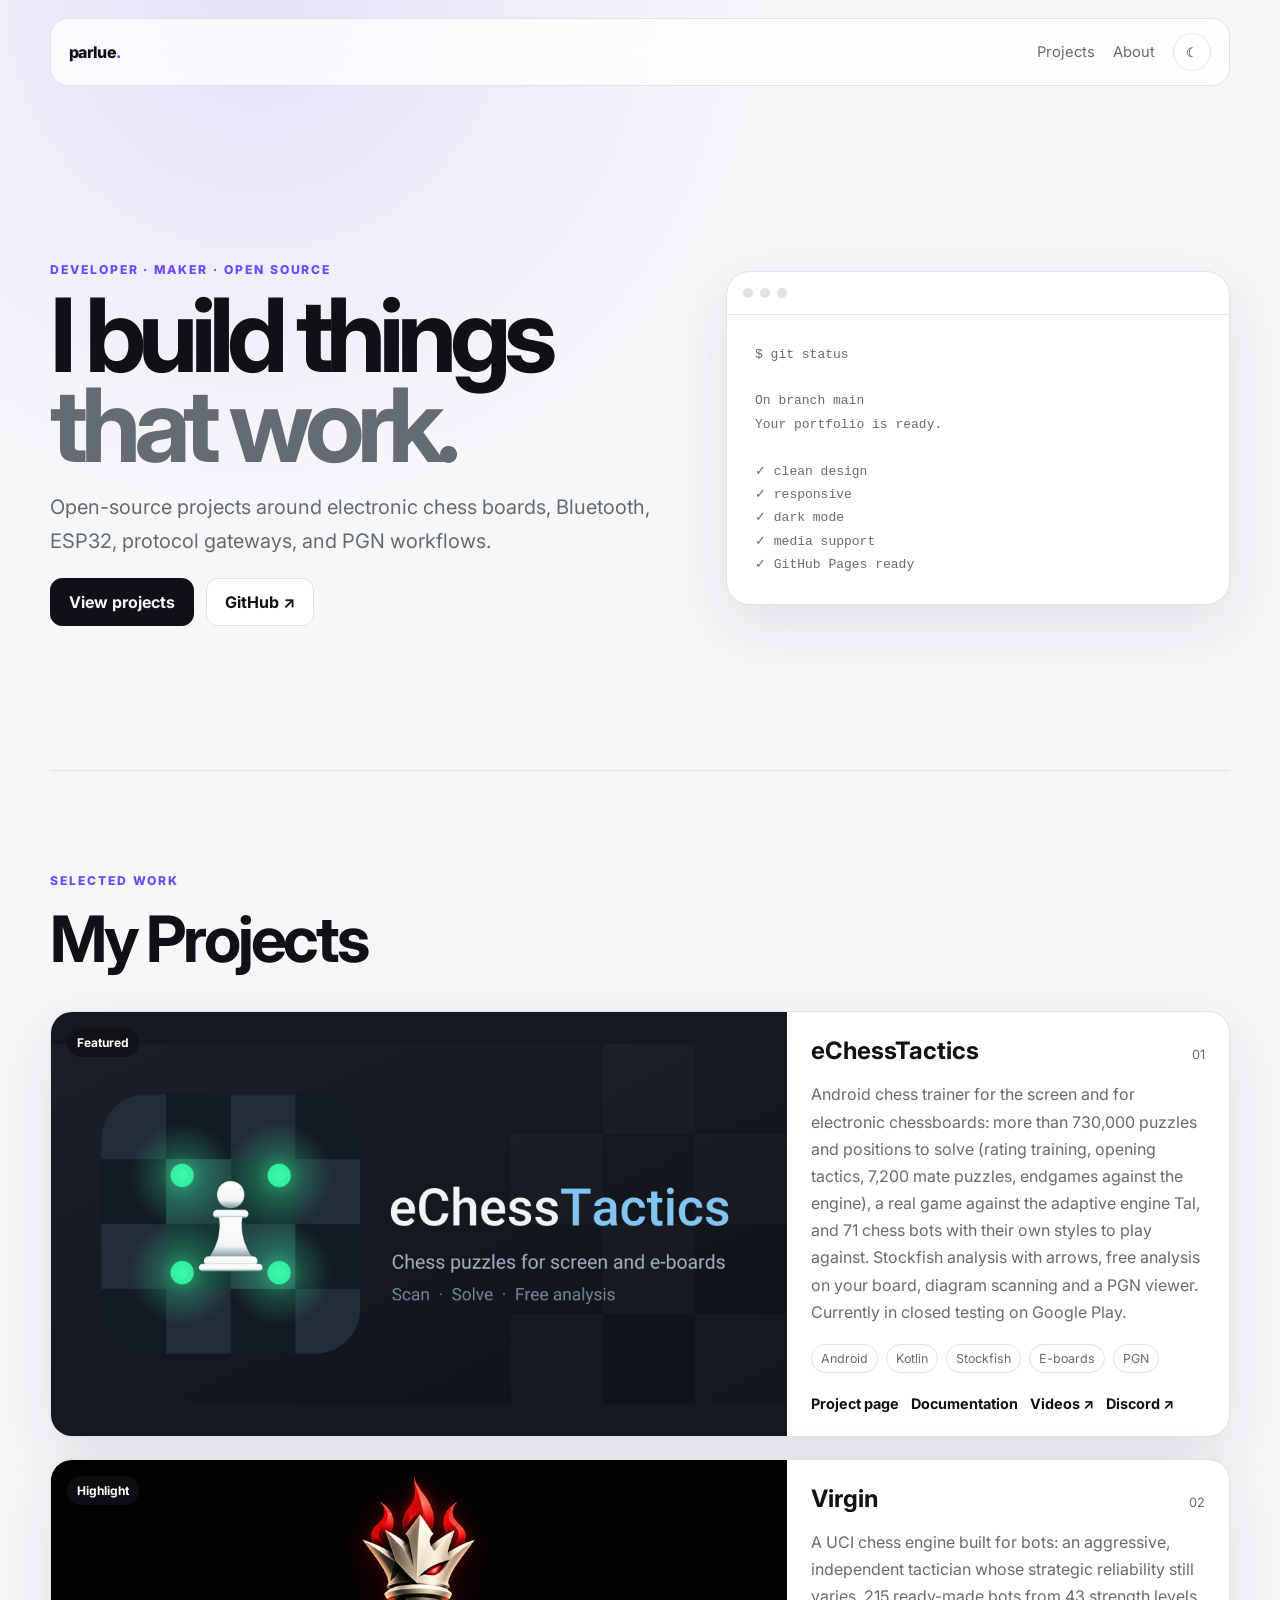
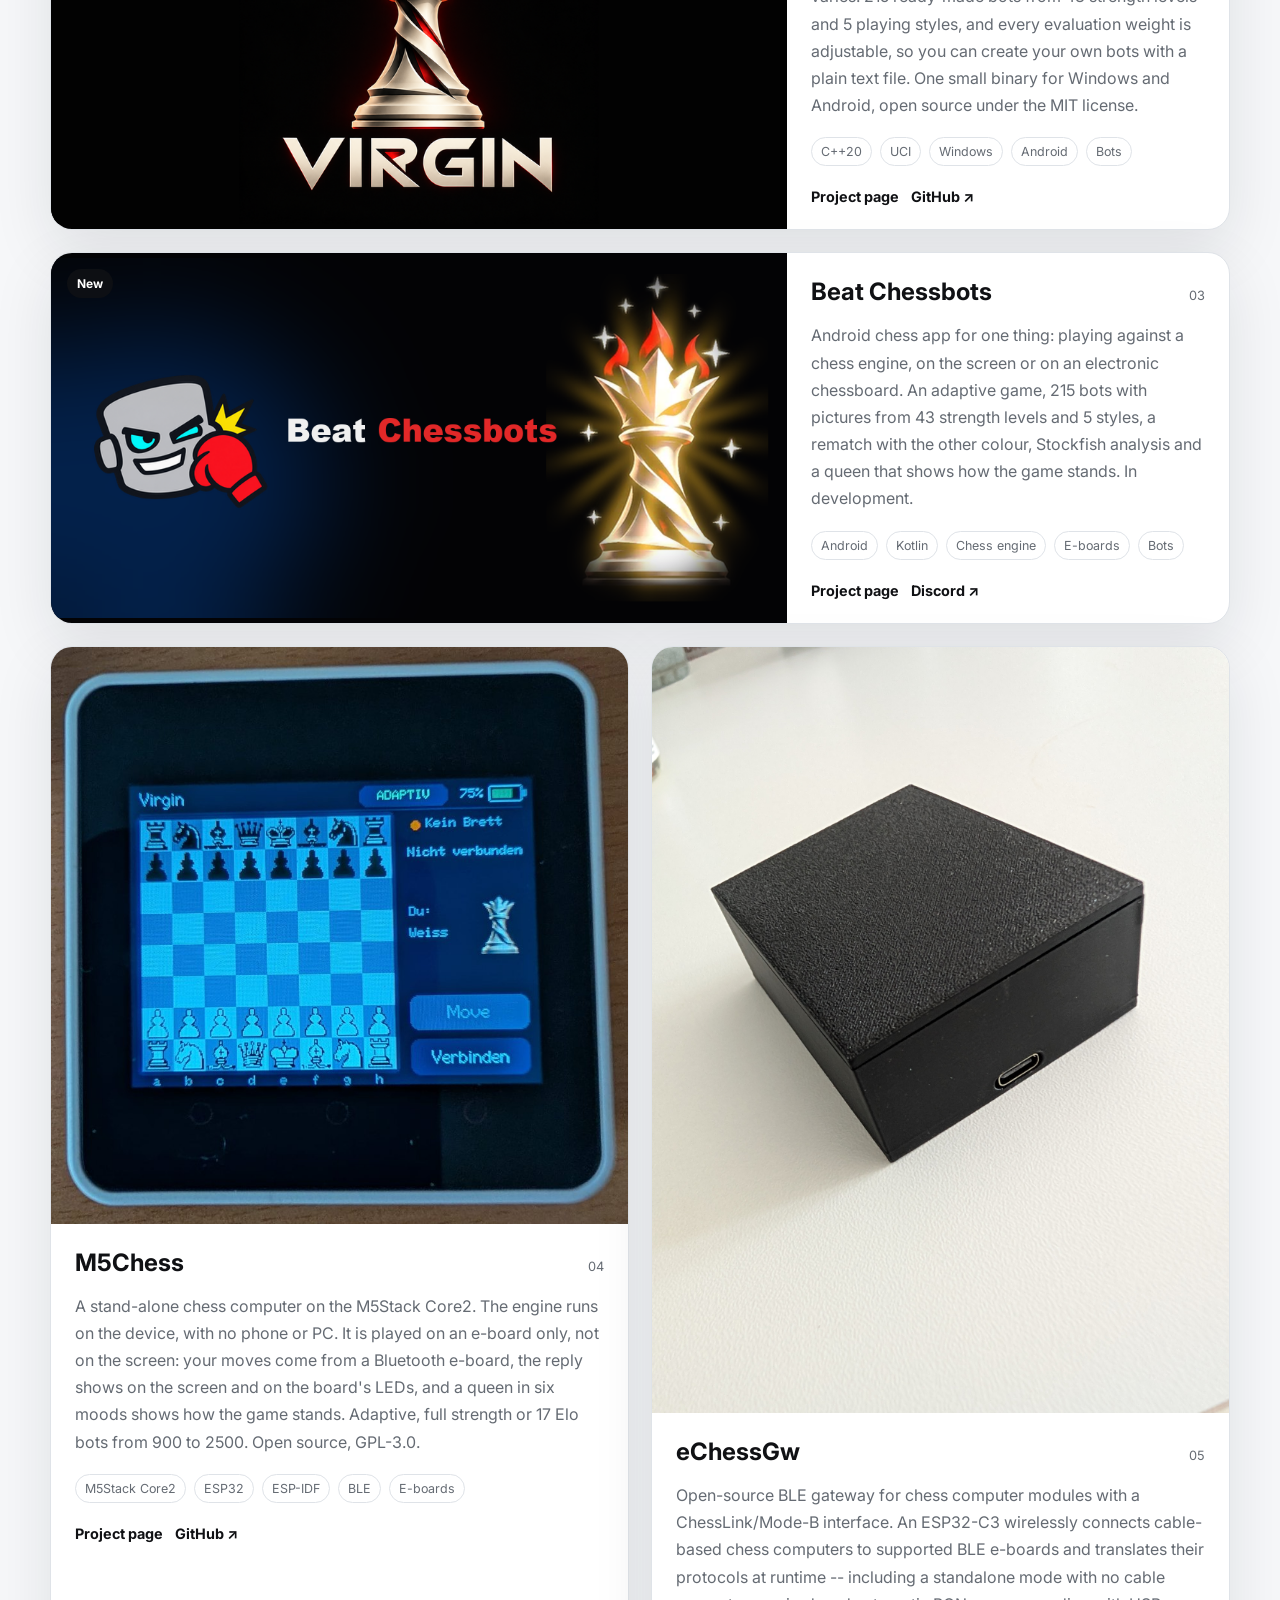
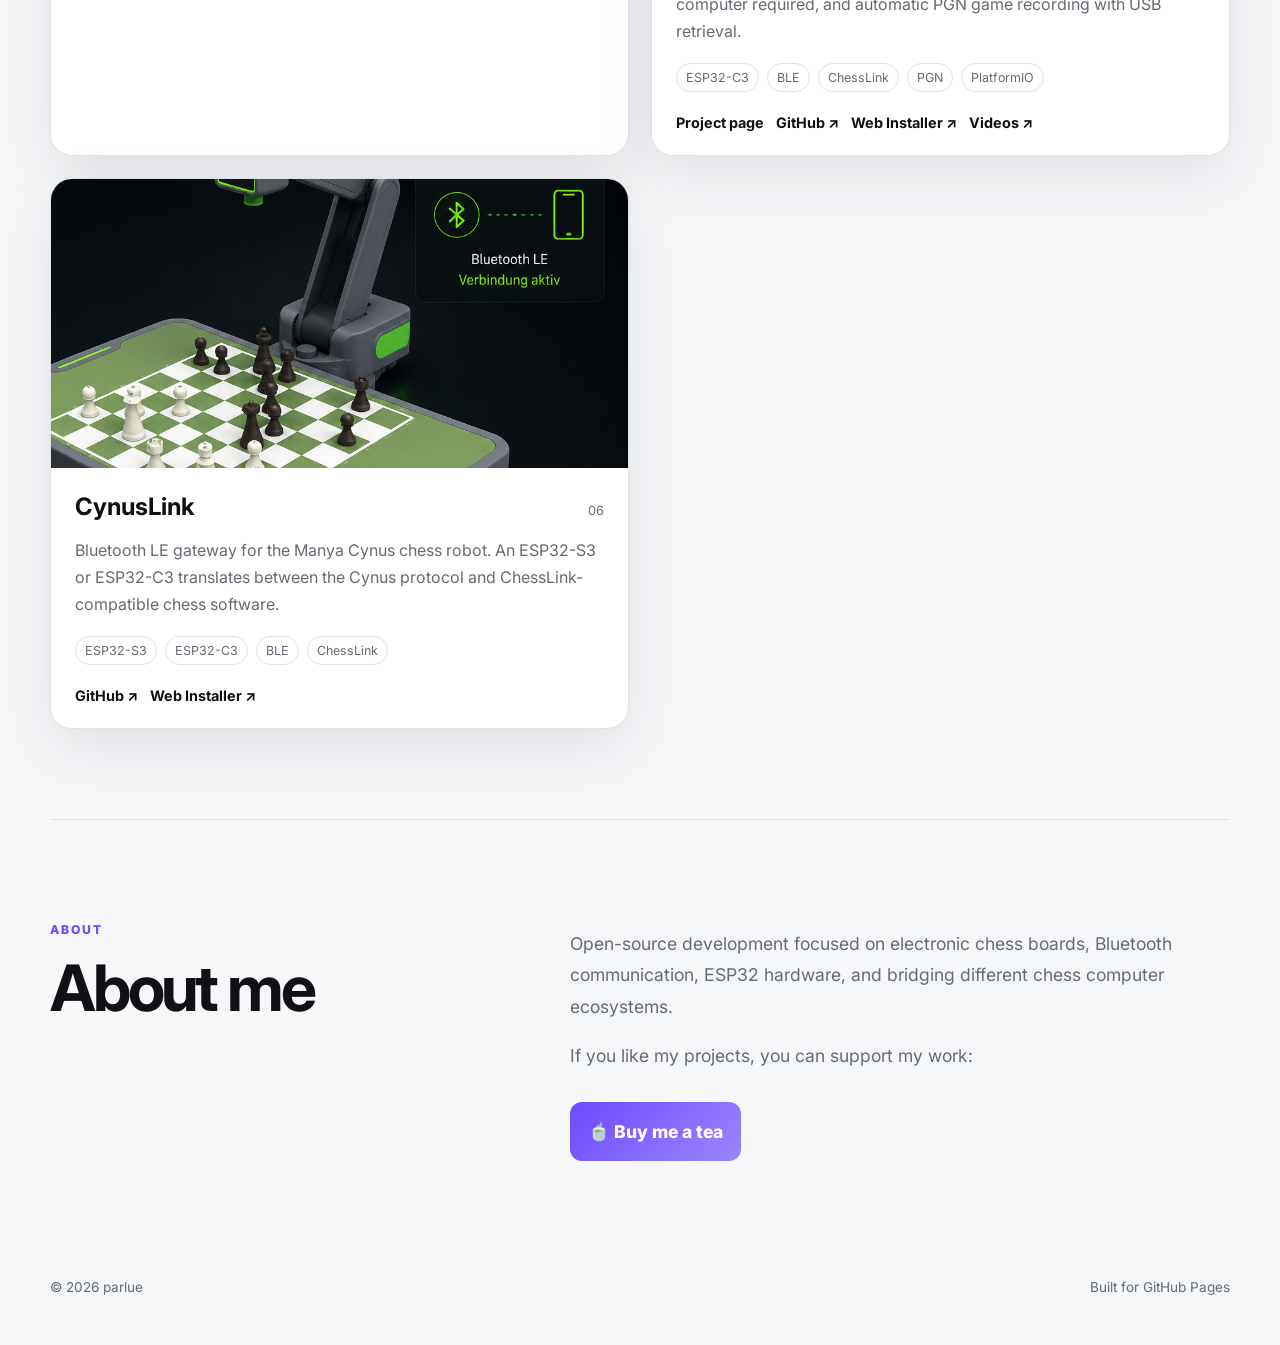
<file: index.html>
<!doctype html>
<html lang="en">
<head>
  <meta charset="utf-8">
  <meta name="viewport" content="width=device-width, initial-scale=1">
  <meta name="description" content="Portfolio featuring selected GitHub projects">
  <title>My GitHub Projects</title>
  <link rel="preconnect" href="https://fonts.googleapis.com">
  <link rel="preconnect" href="https://fonts.gstatic.com" crossorigin>
  <link href="https://fonts.googleapis.com/css2?family=Inter:wght@400;500;600;700;800&display=swap" rel="stylesheet">
  <link rel="stylesheet" href="styles.css">
</head>
<body>
  <header class="site-header">
    <a class="brand" href="#top">parlue<span>.</span></a>
    <nav>
      <a href="#projects">Projects</a>
      <a href="#about">About</a>
      <button id="themeToggle" class="icon-button" aria-label="Toggle dark mode">☾</button>
    </nav>
  </header>

  <main id="top">
    <section class="hero">
      <div class="hero-copy">
        <p class="eyebrow">Developer · Maker · Open Source</p>
        <h1>I build things<br><span>that work.</span></h1>
        <p class="lead">
          Open-source projects around electronic chess boards, Bluetooth,
          ESP32, protocol gateways, and PGN workflows.
        </p>
        <div class="hero-actions">
          <a class="button primary" href="#projects">View projects</a>
          <a class="button secondary" href="https://github.com/parlue" target="_blank" rel="noreferrer">GitHub ↗</a>
        </div>
      </div>
      <div class="hero-card">
        <div class="terminal-bar"><span></span><span></span><span></span></div>
        <pre><code>$ git status

On branch main
Your portfolio is ready.

✓ clean design
✓ responsive
✓ dark mode
✓ media support
✓ GitHub Pages ready</code></pre>
      </div>
    </section>

    <section id="projects" class="section">
      <div class="section-heading">
        <div>
          <p class="eyebrow">Selected work</p>
          <h2>My Projects</h2>
        </div>
      </div>

      <div class="project-grid">
        <article class="project-card featured">
          <div class="media">
            <img src="assets/echesstactics/feature.png" alt="eChessTactics chess puzzle trainer">
            <span class="badge">Featured</span>
          </div>
          <div class="project-content">
            <div class="project-topline">
              <h3>eChessTactics</h3>
              <span>01</span>
            </div>
            <p>
              Android chess trainer for the screen and for electronic
              chessboards: more than 730,000 puzzles and positions to solve
              (rating training, opening tactics, 7,200 mate puzzles, endgames
              against the engine), a real game against the adaptive engine Tal,
              and 71 chess bots with their own styles to play against.
              Stockfish analysis with arrows, free analysis on your board,
              diagram scanning and a PGN viewer. Currently in closed testing
              on Google Play.
            </p>
            <div class="tags">
              <span>Android</span><span>Kotlin</span><span>Stockfish</span><span>E-boards</span><span>PGN</span>
            </div>
            <div class="project-links">
              <a href="echesstactics/">Project page</a>
              <a href="echesstactics/docs.html">Documentation</a>
              <a href="https://www.youtube.com/playlist?list=PLDH3rU5dsNmA" target="_blank" rel="noreferrer">Videos ↗</a>
              <a href="https://discord.gg/AdZukFtBf" target="_blank" rel="noreferrer">Discord ↗</a>
            </div>
          </div>
        </article>

        <article class="project-card featured">
          <div class="media" style="background:#020202">
            <img src="assets/virgin/feature.png" alt="Virgin, a UCI chess engine for bots">
            <span class="badge">Highlight</span>
          </div>
          <div class="project-content">
            <div class="project-topline">
              <h3>Virgin</h3>
              <span>02</span>
            </div>
            <p>
              A UCI chess engine built for bots: an aggressive, independent
              tactician whose strategic reliability still varies. 215 ready-made
              bots from 43 strength levels and 5 playing styles, and every
              evaluation weight is adjustable, so you can create your own bots
              with a plain text file. One small binary for Windows and Android,
              open source under the MIT license.
            </p>
            <div class="tags">
              <span>C++20</span><span>UCI</span><span>Windows</span><span>Android</span><span>Bots</span>
            </div>
            <div class="project-links">
              <a href="virgin/">Project page</a>
              <a href="https://github.com/parlue/virgin" target="_blank" rel="noreferrer">GitHub ↗</a>
            </div>
          </div>
        </article>

        <article class="project-card featured">
          <div class="media" style="background:#030305">
            <img src="assets/beatchessbots/feature.png" alt="Beat Chessbots: play chess against 215 bots">
            <span class="badge">New</span>
          </div>
          <div class="project-content">
            <div class="project-topline">
              <h3>Beat Chessbots</h3>
              <span>03</span>
            </div>
            <p>
              Android chess app for one thing: playing against a chess
              engine, on the screen or on an electronic chessboard. An adaptive
              game, 215 bots with pictures from 43 strength levels and 5 styles,
              a rematch with the other colour, Stockfish analysis and a
              queen that shows how the game stands. In development.
            </p>
            <div class="tags">
              <span>Android</span><span>Kotlin</span><span>Chess engine</span><span>E-boards</span><span>Bots</span>
            </div>
            <div class="project-links">
              <a href="beatchessbots/">Project page</a>
              <a href="https://discord.gg/AdZukFtBf" target="_blank" rel="noreferrer">Discord ↗</a>
            </div>
          </div>
        </article>

        <article class="project-card">
          <div class="media">
            <img src="assets/m5chess/core2-photo.jpg" alt="M5Chess running on an M5Stack Core2">
          </div>
          <div class="project-content">
            <div class="project-topline">
              <h3>M5Chess</h3>
              <span>04</span>
            </div>
            <p>
              A stand-alone chess computer on the M5Stack Core2. The engine
              runs on the device, with no phone or PC. It is played on an
              e-board only, not on the screen: your moves come from a Bluetooth e-board, the reply shows on the screen and on the
              board's LEDs, and a queen in six moods shows how the game stands.
              Adaptive, full strength or 17 Elo bots from 900 to 2500.
              Open source, GPL-3.0.
            </p>
            <div class="tags">
              <span>M5Stack Core2</span><span>ESP32</span><span>ESP-IDF</span><span>BLE</span><span>E-boards</span>
            </div>
            <div class="project-links">
              <a href="m5chess/">Project page</a>
              <a href="https://github.com/parlue/M5Chess" target="_blank" rel="noreferrer">GitHub ↗</a>
            </div>
          </div>
        </article>

        <article class="project-card">
          <div class="media">
            <img src="assets/echessgw.jpg" alt="eChessGw gateway module">
          </div>
          <div class="project-content">
            <div class="project-topline">
              <h3>eChessGw</h3>
              <span>05</span>
            </div>
            <p>
              Open-source BLE gateway for chess computer modules with
              a ChessLink/Mode-B interface. An ESP32-C3 wirelessly connects
              cable-based chess computers to supported BLE e-boards and
              translates their protocols at runtime -- including a standalone
              mode with no cable computer required, and automatic PGN game
              recording with USB retrieval.
            </p>
            <div class="tags">
              <span>ESP32-C3</span><span>BLE</span><span>ChessLink</span><span>PGN</span><span>PlatformIO</span>
            </div>
            <div class="project-links">
              <a href="echessgw/">Project page</a>
              <a href="https://github.com/parlue/eChessGw" target="_blank" rel="noreferrer">GitHub ↗</a>
              <a href="https://parlue.github.io/eChessGw/" target="_blank" rel="noreferrer">Web Installer ↗</a>
              <a href="https://www.youtube.com/playlist?list=PLZBfpnCj3l20" target="_blank" rel="noreferrer">Videos ↗</a>
            </div>
          </div>
        </article>

        <article class="project-card">
          <div class="media">
            <img src="assets/cynuslink.png" alt="CynusLink project preview">
          </div>
          <div class="project-content">
            <div class="project-topline">
              <h3>CynusLink</h3>
              <span>06</span>
            </div>
            <p>
              Bluetooth LE gateway for the Manya Cynus chess robot.
              An ESP32-S3 or ESP32-C3 translates between the Cynus protocol
              and ChessLink-compatible chess software.
            </p>
            <div class="tags">
              <span>ESP32-S3</span><span>ESP32-C3</span><span>BLE</span><span>ChessLink</span>
            </div>
            <div class="project-links">
              <a href="https://github.com/parlue/CynusLink" target="_blank" rel="noreferrer">GitHub ↗</a>
              <a href="https://parlue.github.io/CynusLink/" target="_blank" rel="noreferrer">Web Installer ↗</a>
            </div>
          </div>
        </article>
      </div>
    </section>

    <section id="about" class="section about">
      <div>
        <p class="eyebrow">About</p>
        <h2>About me</h2>
      </div>
      <div class="about-copy">
        <p>
          Open-source development focused on electronic chess boards, Bluetooth communication, ESP32 hardware, and bridging different chess computer ecosystems.
        </p>
        <p>
          If you like my projects, you can support my work:
        </p>
        <a class="tea-button" href="https://www.buymeacoffee.com/parlue" target="_blank" rel="noreferrer">
          🍵 Buy me a tea
        </a>
      </div>
    </section>
  </main>

  <footer>
    <span>© <span id="year"></span> parlue</span>
    <span>Built for GitHub Pages</span>
  </footer>

  <script src="script.js"></script>
</body>
</html>
</file>
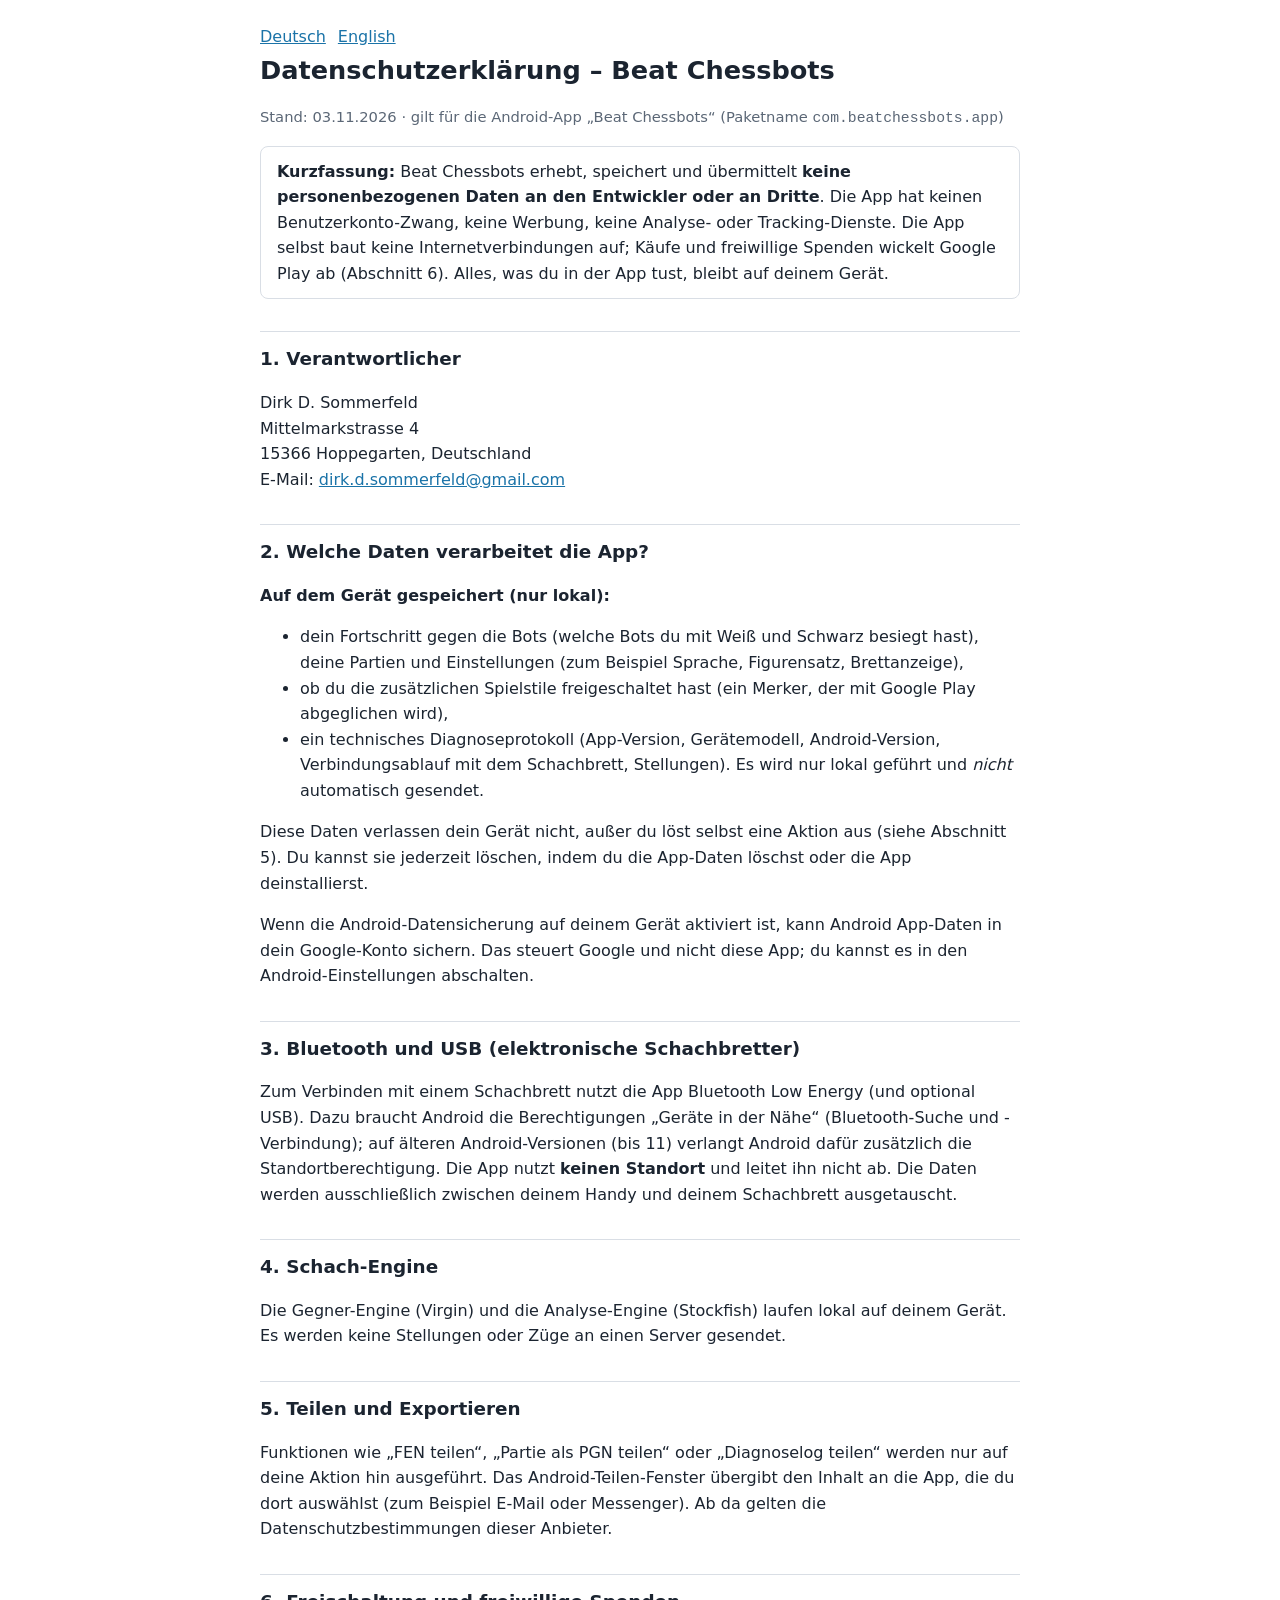
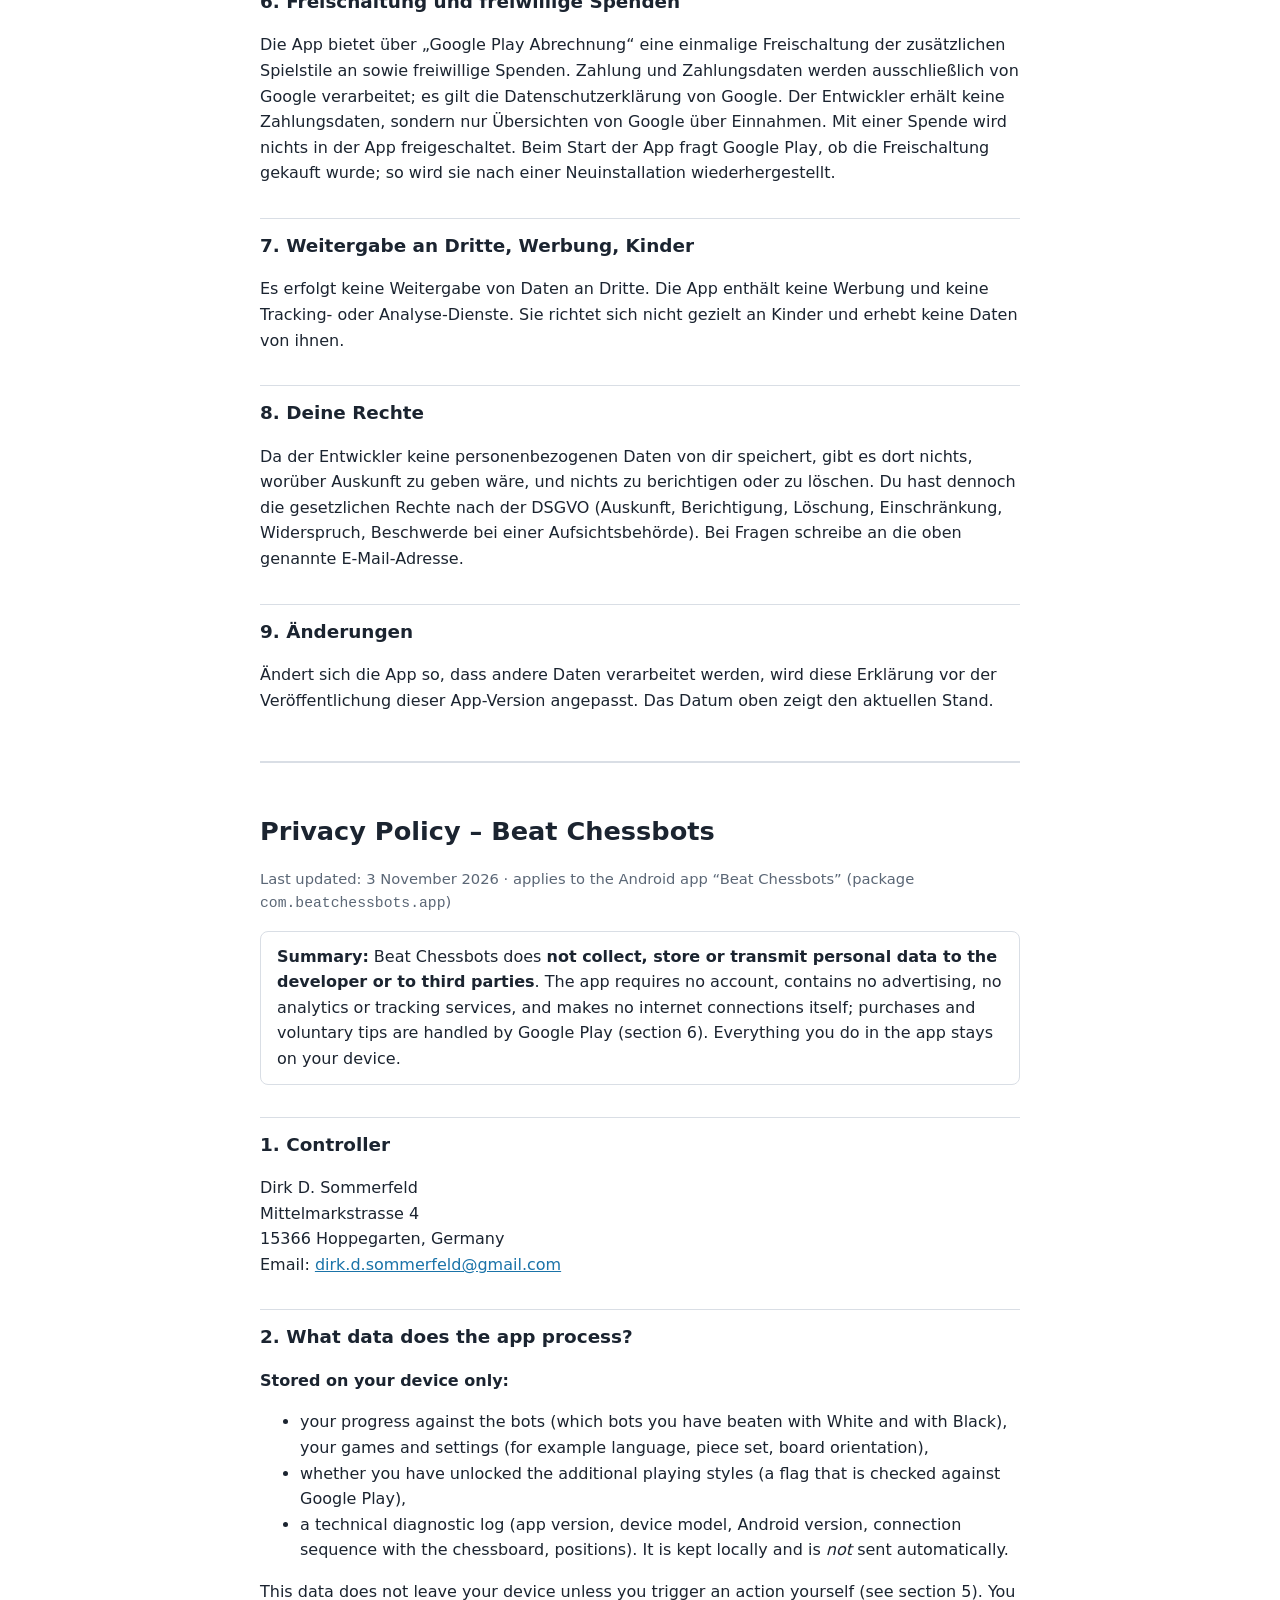
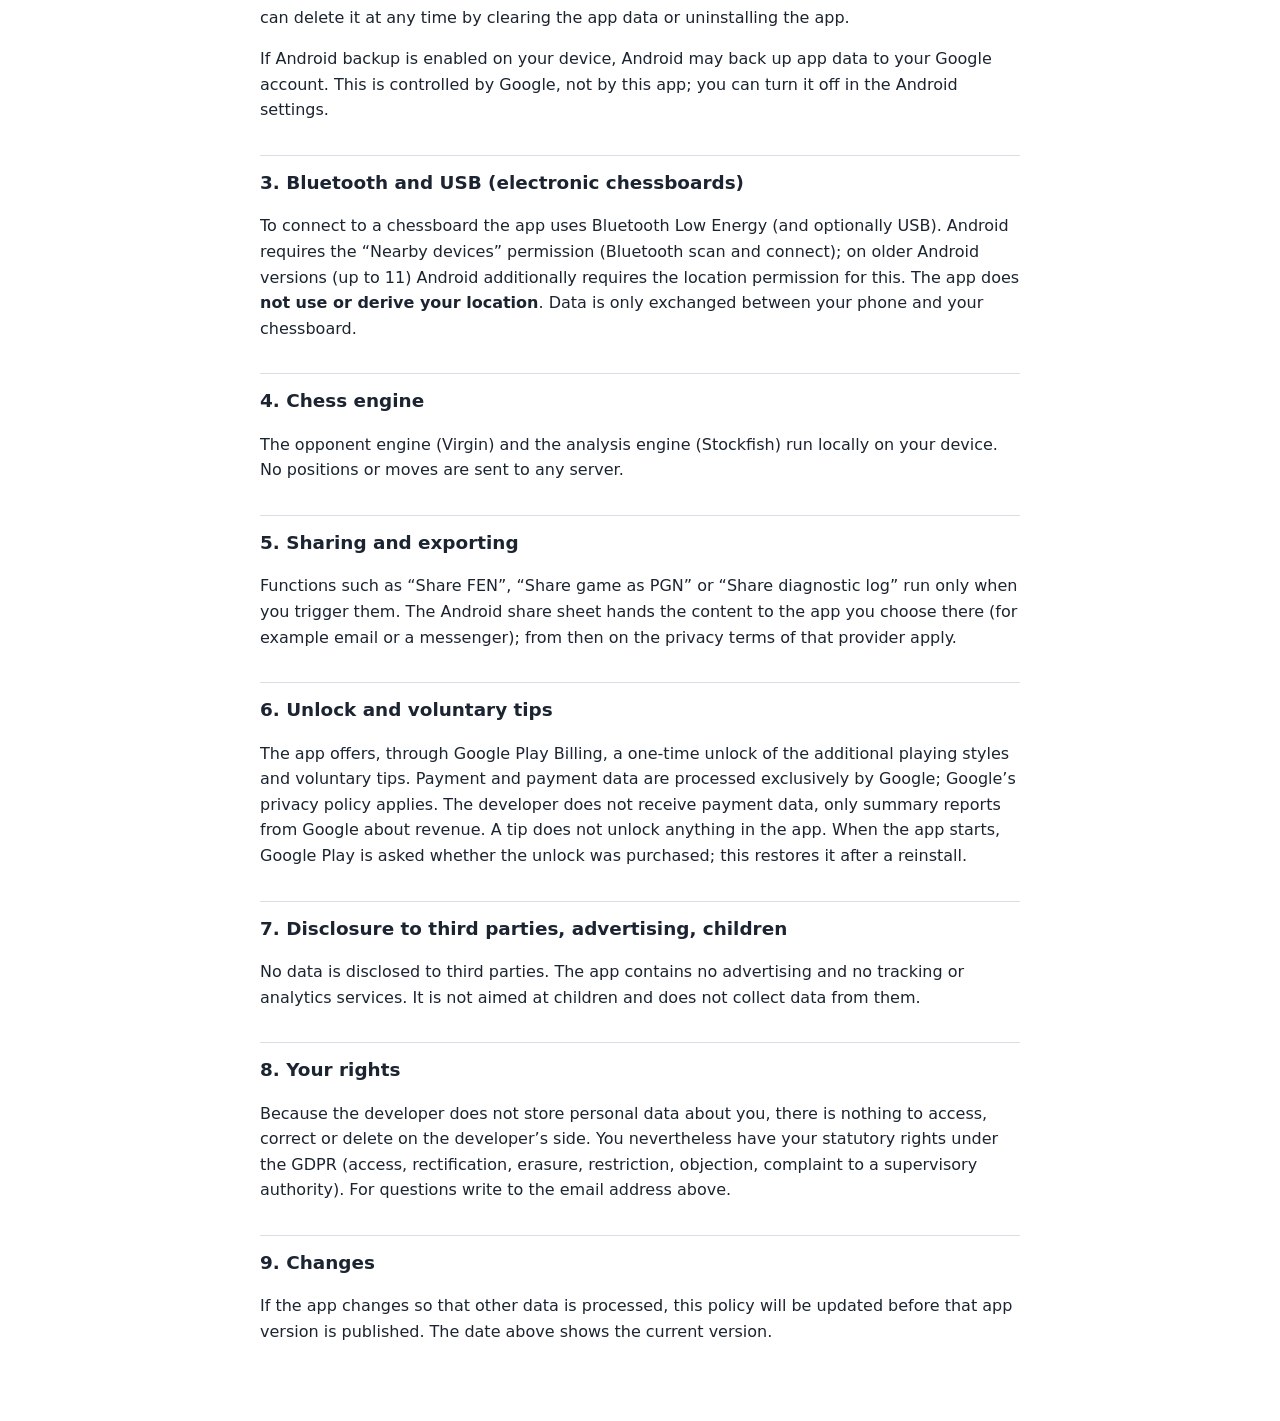
<file: beatchessbots-privacy/index.html>
<!DOCTYPE html>
<html lang="de">
<head>
<meta charset="utf-8">
<meta name="viewport" content="width=device-width, initial-scale=1">
<title>Beat Chessbots – Datenschutzerklärung / Privacy Policy</title>
<style>
  :root { --bg:#ffffff; --fg:#1b2430; --muted:#5b6776; --line:#d9dee5; --accent:#1a73a8; }
  @media (prefers-color-scheme: dark) { :root { --bg:#141a21; --fg:#e6ebf1; --muted:#9fb3c4; --line:#2b3643; --accent:#82c5f2; } }
  body { margin:0; background:var(--bg); color:var(--fg); font:16px/1.6 system-ui, -apple-system, "Segoe UI", Roboto, sans-serif; }
  main { max-width:760px; margin:0 auto; padding:24px 16px 64px; }
  h1 { font-size:1.6rem; margin:0 0 4px; }
  h2 { font-size:1.15rem; margin:32px 0 6px; padding-top:12px; border-top:1px solid var(--line); }
  p, li { color:var(--fg); }
  .muted { color:var(--muted); font-size:.92rem; }
  a { color:var(--accent); }
  nav a { margin-right:12px; }
  .box { border:1px solid var(--line); border-radius:8px; padding:12px 16px; margin:12px 0; }
</style>
</head>
<body>
<main>

<nav><a href="#de">Deutsch</a><a href="#en">English</a></nav>

<!-- ===================== DEUTSCH ===================== -->
<section id="de">
<h1>Datenschutzerklärung – Beat Chessbots</h1>
<p class="muted">Stand: 03.11.2026 · gilt für die Android-App „Beat Chessbots“ (Paketname <code>com.beatchessbots.app</code>)</p>

<div class="box">
<strong>Kurzfassung:</strong> Beat Chessbots erhebt, speichert und übermittelt <strong>keine personenbezogenen Daten an den Entwickler oder an Dritte</strong>.
Die App hat keinen Benutzerkonto-Zwang, keine Werbung, keine Analyse- oder Tracking-Dienste. Die App selbst baut keine Internetverbindungen auf; Käufe und freiwillige Spenden wickelt Google Play ab (Abschnitt 6).
Alles, was du in der App tust, bleibt auf deinem Gerät.
</div>

<h2>1. Verantwortlicher</h2>
<p>Dirk D. Sommerfeld<br>Mittelmarkstrasse 4<br>15366 Hoppegarten, Deutschland<br>E-Mail: <a href="mailto:dirk.d.sommerfeld@gmail.com">dirk.d.sommerfeld@gmail.com</a></p>

<h2>2. Welche Daten verarbeitet die App?</h2>
<p><strong>Auf dem Gerät gespeichert (nur lokal):</strong></p>
<ul>
  <li>dein Fortschritt gegen die Bots (welche Bots du mit Weiß und Schwarz besiegt hast), deine Partien und Einstellungen (zum Beispiel Sprache, Figurensatz, Brettanzeige),</li>
  <li>ob du die zusätzlichen Spielstile freigeschaltet hast (ein Merker, der mit Google Play abgeglichen wird),</li>
  <li>ein technisches Diagnoseprotokoll (App-Version, Gerätemodell, Android-Version, Verbindungsablauf mit dem Schachbrett, Stellungen). Es wird nur lokal geführt und <em>nicht</em> automatisch gesendet.</li>
</ul>
<p>Diese Daten verlassen dein Gerät nicht, außer du löst selbst eine Aktion aus (siehe Abschnitt 5). Du kannst sie jederzeit löschen, indem du die App-Daten löschst oder die App deinstallierst.</p>
<p>Wenn die Android-Datensicherung auf deinem Gerät aktiviert ist, kann Android App-Daten in dein Google-Konto sichern. Das steuert Google und nicht diese App; du kannst es in den Android-Einstellungen abschalten.</p>

<h2>3. Bluetooth und USB (elektronische Schachbretter)</h2>
<p>Zum Verbinden mit einem Schachbrett nutzt die App Bluetooth Low Energy (und optional USB). Dazu braucht Android die Berechtigungen „Geräte in der Nähe“ (Bluetooth-Suche und -Verbindung); auf älteren Android-Versionen (bis 11) verlangt Android dafür zusätzlich die Standortberechtigung. Die App nutzt <strong>keinen Standort</strong> und leitet ihn nicht ab. Die Daten werden ausschließlich zwischen deinem Handy und deinem Schachbrett ausgetauscht.</p>

<h2>4. Schach-Engine</h2>
<p>Die Gegner-Engine (Virgin) und die Analyse-Engine (Stockfish) laufen lokal auf deinem Gerät. Es werden keine Stellungen oder Züge an einen Server gesendet.</p>

<h2>5. Teilen und Exportieren</h2>
<p>Funktionen wie „FEN teilen“, „Partie als PGN teilen“ oder „Diagnoselog teilen“ werden nur auf deine Aktion hin ausgeführt. Das Android-Teilen-Fenster übergibt den Inhalt an die App, die du dort auswählst (zum Beispiel E-Mail oder Messenger). Ab da gelten die Datenschutzbestimmungen dieser Anbieter.</p>

<h2>6. Freischaltung und freiwillige Spenden</h2>
<p>Die App bietet über „Google Play Abrechnung“ eine einmalige Freischaltung der zusätzlichen Spielstile an sowie freiwillige Spenden. Zahlung und Zahlungsdaten werden ausschließlich von Google verarbeitet; es gilt die Datenschutzerklärung von Google. Der Entwickler erhält keine Zahlungsdaten, sondern nur Übersichten von Google über Einnahmen. Mit einer Spende wird nichts in der App freigeschaltet. Beim Start der App fragt Google Play, ob die Freischaltung gekauft wurde; so wird sie nach einer Neuinstallation wiederhergestellt.</p>

<h2>7. Weitergabe an Dritte, Werbung, Kinder</h2>
<p>Es erfolgt keine Weitergabe von Daten an Dritte. Die App enthält keine Werbung und keine Tracking- oder Analyse-Dienste. Sie richtet sich nicht gezielt an Kinder und erhebt keine Daten von ihnen.</p>

<h2>8. Deine Rechte</h2>
<p>Da der Entwickler keine personenbezogenen Daten von dir speichert, gibt es dort nichts, worüber Auskunft zu geben wäre, und nichts zu berichtigen oder zu löschen. Du hast dennoch die gesetzlichen Rechte nach der DSGVO (Auskunft, Berichtigung, Löschung, Einschränkung, Widerspruch, Beschwerde bei einer Aufsichtsbehörde). Bei Fragen schreibe an die oben genannte E-Mail-Adresse.</p>

<h2>9. Änderungen</h2>
<p>Ändert sich die App so, dass andere Daten verarbeitet werden, wird diese Erklärung vor der Veröffentlichung dieser App-Version angepasst. Das Datum oben zeigt den aktuellen Stand.</p>
</section>

<hr style="margin:48px 0;border:0;border-top:2px solid var(--line)">

<!-- ===================== ENGLISH ===================== -->
<section id="en" lang="en">
<h1>Privacy Policy – Beat Chessbots</h1>
<p class="muted">Last updated: 3 November 2026 · applies to the Android app “Beat Chessbots” (package <code>com.beatchessbots.app</code>)</p>

<div class="box">
<strong>Summary:</strong> Beat Chessbots does <strong>not collect, store or transmit personal data to the developer or to third parties</strong>.
The app requires no account, contains no advertising, no analytics or tracking services, and makes no internet connections itself; purchases and voluntary tips are handled by Google Play (section 6).
Everything you do in the app stays on your device.
</div>

<h2>1. Controller</h2>
<p>Dirk D. Sommerfeld<br>Mittelmarkstrasse 4<br>15366 Hoppegarten, Germany<br>Email: <a href="mailto:dirk.d.sommerfeld@gmail.com">dirk.d.sommerfeld@gmail.com</a></p>

<h2>2. What data does the app process?</h2>
<p><strong>Stored on your device only:</strong></p>
<ul>
  <li>your progress against the bots (which bots you have beaten with White and with Black), your games and settings (for example language, piece set, board orientation),</li>
  <li>whether you have unlocked the additional playing styles (a flag that is checked against Google Play),</li>
  <li>a technical diagnostic log (app version, device model, Android version, connection sequence with the chessboard, positions). It is kept locally and is <em>not</em> sent automatically.</li>
</ul>
<p>This data does not leave your device unless you trigger an action yourself (see section 5). You can delete it at any time by clearing the app data or uninstalling the app.</p>
<p>If Android backup is enabled on your device, Android may back up app data to your Google account. This is controlled by Google, not by this app; you can turn it off in the Android settings.</p>

<h2>3. Bluetooth and USB (electronic chessboards)</h2>
<p>To connect to a chessboard the app uses Bluetooth Low Energy (and optionally USB). Android requires the “Nearby devices” permission (Bluetooth scan and connect); on older Android versions (up to 11) Android additionally requires the location permission for this. The app does <strong>not use or derive your location</strong>. Data is only exchanged between your phone and your chessboard.</p>

<h2>4. Chess engine</h2>
<p>The opponent engine (Virgin) and the analysis engine (Stockfish) run locally on your device. No positions or moves are sent to any server.</p>

<h2>5. Sharing and exporting</h2>
<p>Functions such as “Share FEN”, “Share game as PGN” or “Share diagnostic log” run only when you trigger them. The Android share sheet hands the content to the app you choose there (for example email or a messenger); from then on the privacy terms of that provider apply.</p>

<h2>6. Unlock and voluntary tips</h2>
<p>The app offers, through Google Play Billing, a one-time unlock of the additional playing styles and voluntary tips. Payment and payment data are processed exclusively by Google; Google’s privacy policy applies. The developer does not receive payment data, only summary reports from Google about revenue. A tip does not unlock anything in the app. When the app starts, Google Play is asked whether the unlock was purchased; this restores it after a reinstall.</p>

<h2>7. Disclosure to third parties, advertising, children</h2>
<p>No data is disclosed to third parties. The app contains no advertising and no tracking or analytics services. It is not aimed at children and does not collect data from them.</p>

<h2>8. Your rights</h2>
<p>Because the developer does not store personal data about you, there is nothing to access, correct or delete on the developer’s side. You nevertheless have your statutory rights under the GDPR (access, rectification, erasure, restriction, objection, complaint to a supervisory authority). For questions write to the email address above.</p>

<h2>9. Changes</h2>
<p>If the app changes so that other data is processed, this policy will be updated before that app version is published. The date above shows the current version.</p>
</section>

</main>
</body>
</html>
</file>
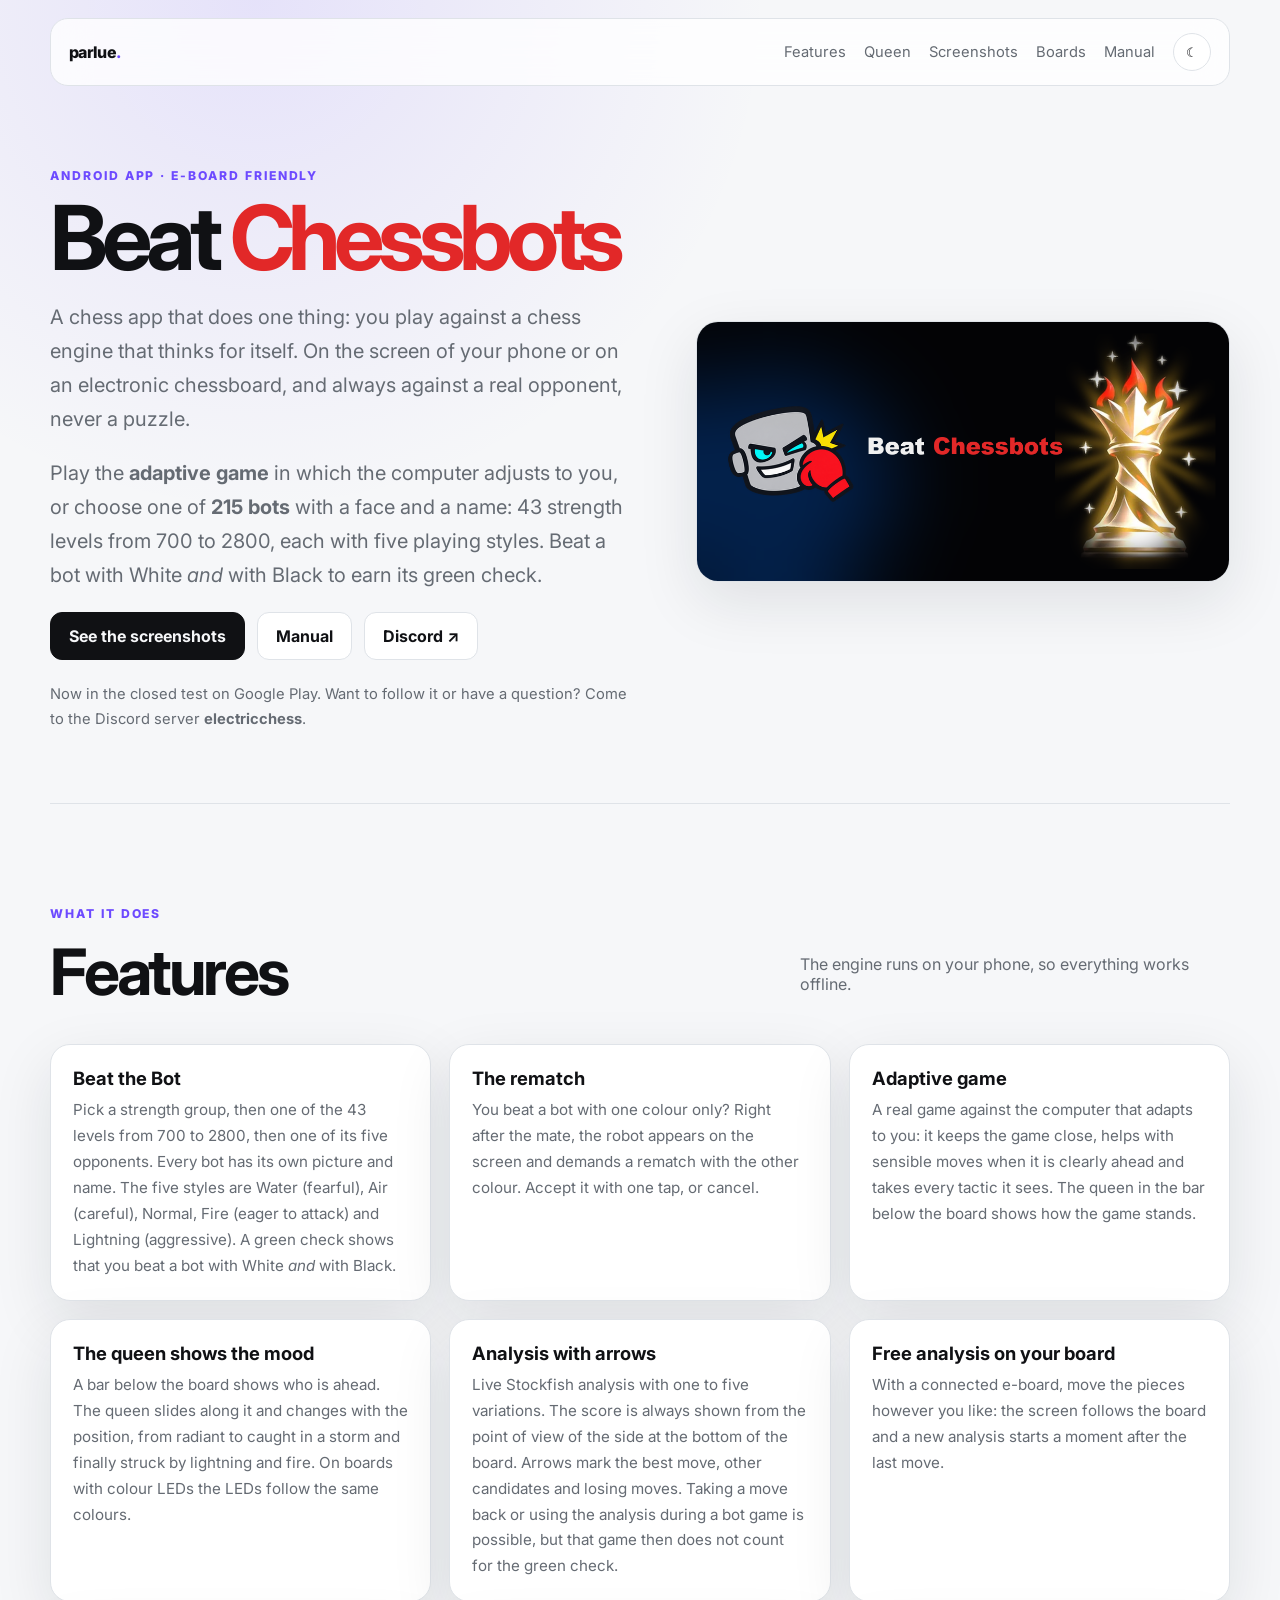
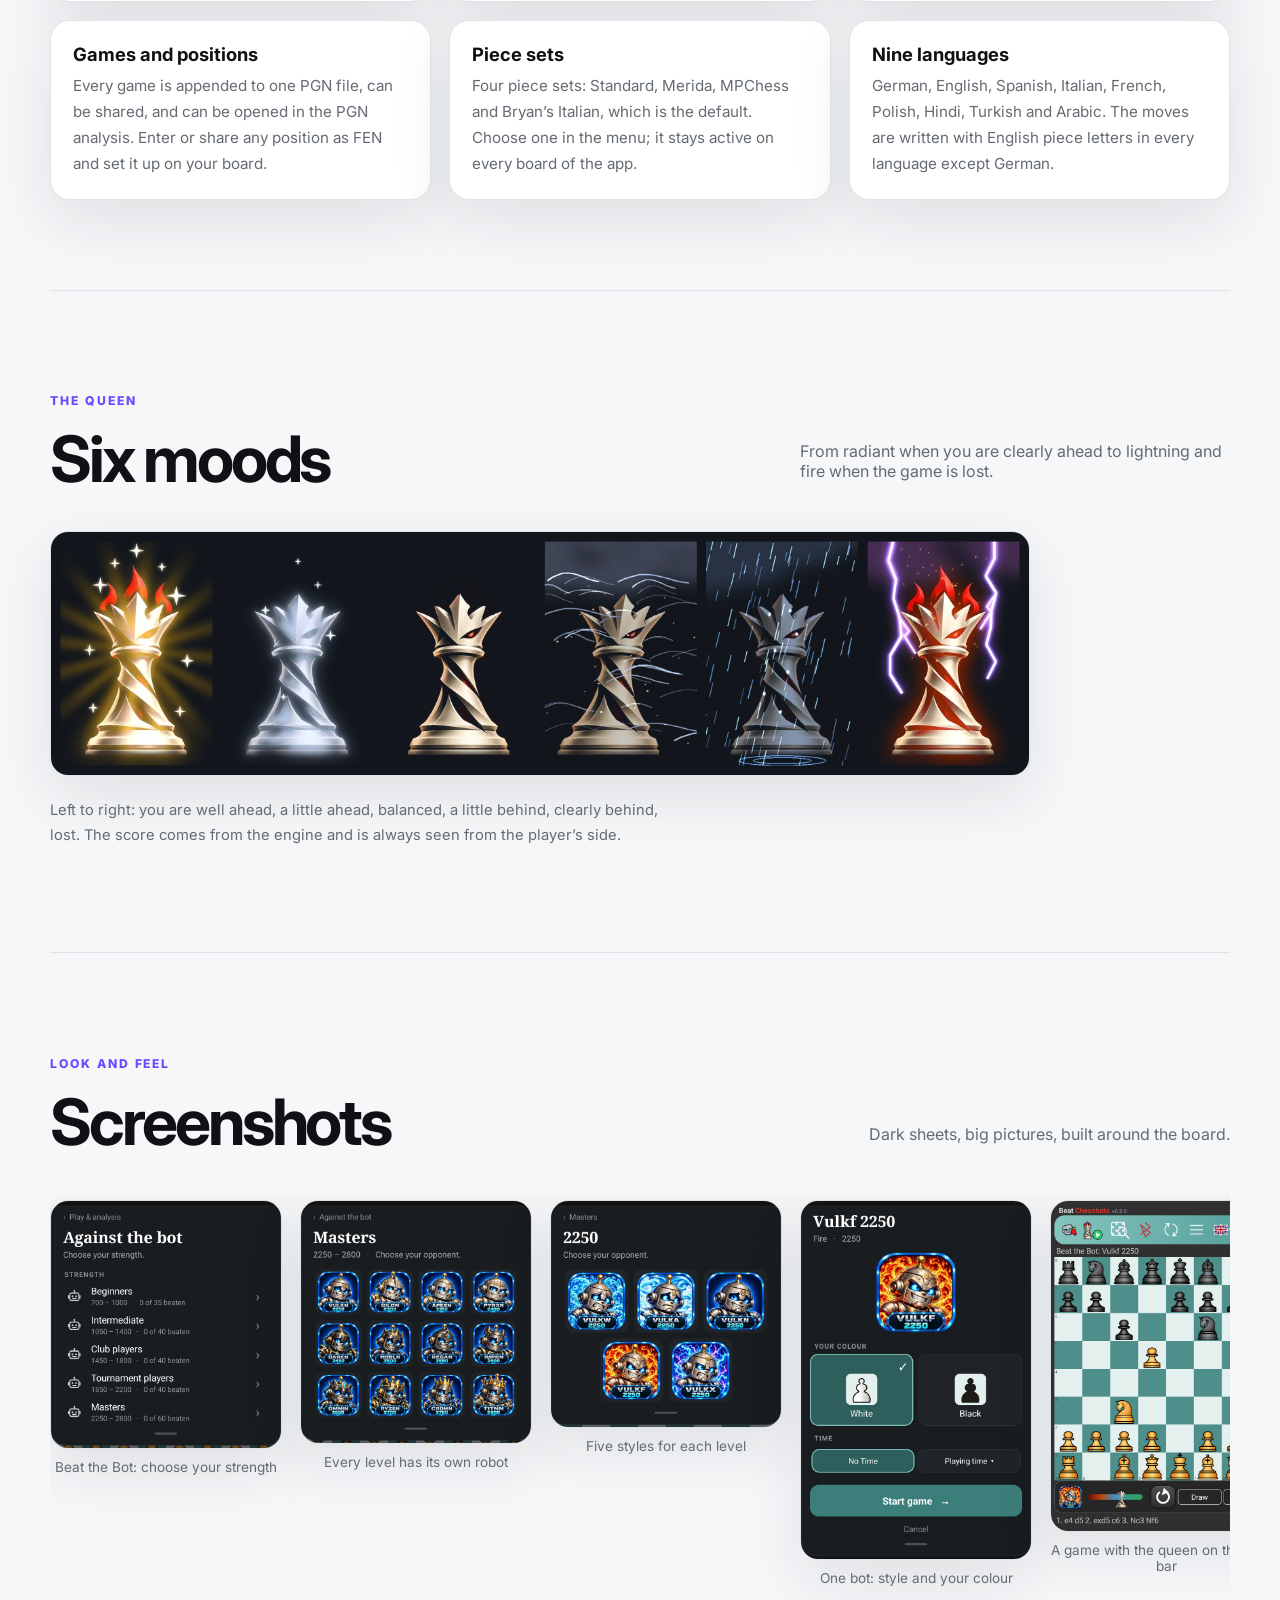
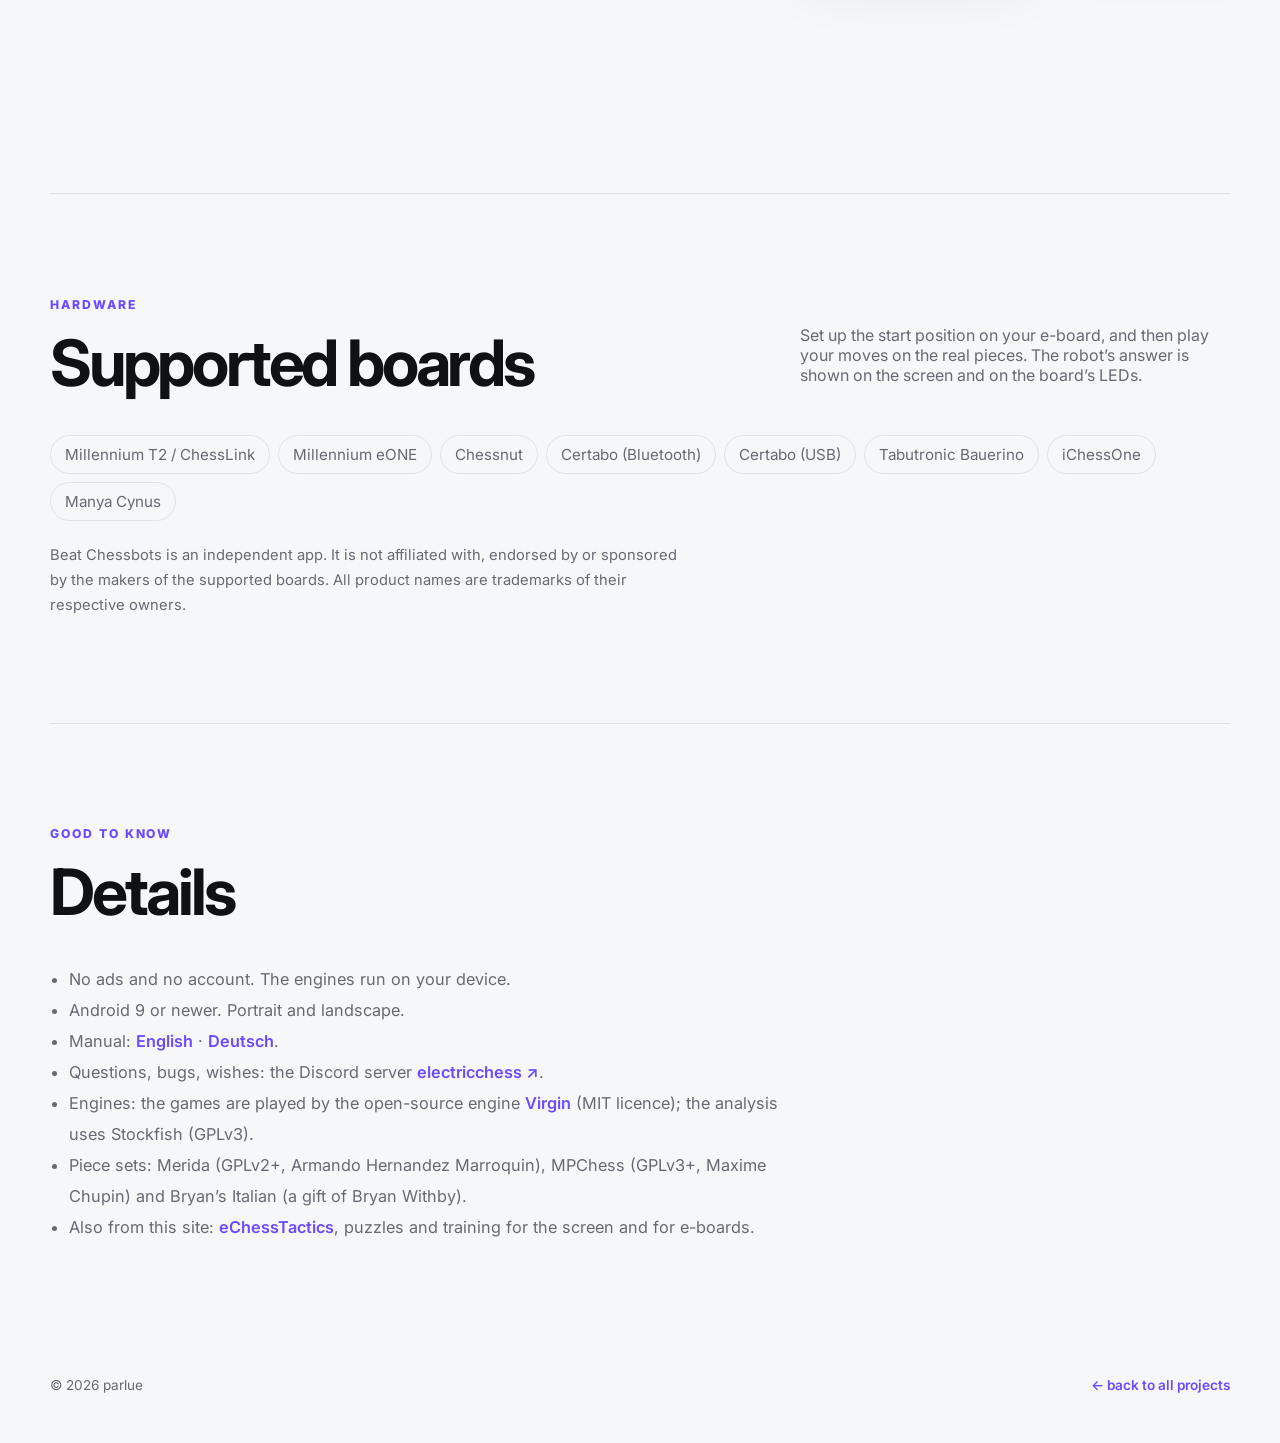
<file: beatchessbots/index.html>
<!doctype html>
<html lang="en">
<head>
  <meta charset="utf-8">
  <meta name="viewport" content="width=device-width, initial-scale=1">
  <meta name="description" content="Beat Chessbots: an Android chess app for one thing, playing against a chess engine. An adaptive game, 215 bots with pictures from 43 strength levels and 5 styles, Stockfish analysis, and support for electronic chessboards.">
  <title>Beat Chessbots – play chess against 215 bots</title>
  <link rel="preconnect" href="https://fonts.googleapis.com">
  <link rel="preconnect" href="https://fonts.gstatic.com" crossorigin>
  <link href="https://fonts.googleapis.com/css2?family=Inter:wght@400;500;600;700;800&display=swap" rel="stylesheet">
  <link rel="stylesheet" href="../styles.css">
  <link rel="stylesheet" href="../echesstactics/project.css">
</head>
<body>
  <header class="site-header">
    <a class="brand" href="../">parlue<span>.</span></a>
    <nav>
      <a href="#features">Features</a>
      <a href="#mood">Queen</a>
      <a href="#screens">Screenshots</a>
      <a href="#boards">Boards</a>
      <a href="docs.html">Manual</a>
      <button id="themeToggle" class="icon-button" aria-label="Toggle dark mode">☾</button>
    </nav>
  </header>

  <main id="top">
    <section class="pp-hero">
      <div>
        <p class="eyebrow">Android app · e-board friendly</p>
        <h1 class="pp-title">Beat <span class="pp-red">Chessbots</span></h1>
        <p class="lead">
          A chess app that does one thing: you play against a chess engine that thinks for itself. On the screen of your phone or on an electronic chessboard, and always against a
          real opponent, never a puzzle.
        </p>
        <p class="lead">
          Play the <strong>adaptive game</strong> in which the computer adjusts to you, or choose one of
          <strong>215 bots</strong> with a face and a name: 43 strength levels from 700 to 2800, each with five
          playing styles. Beat a bot with White <em>and</em> with Black to earn its green check.
        </p>
        <div class="hero-actions">
          <a class="button primary" href="#screens">See the screenshots</a>
          <a class="button secondary" href="docs.html">Manual</a>
          <a class="button secondary" href="https://discord.gg/AdZukFtBf" target="_blank" rel="noreferrer">Discord ↗</a>
        </div>
        <p class="pp-note">
          Now in the closed test on Google Play. Want to follow it or have a question?
          Come to the Discord server <strong>electricchess</strong>.
        </p>
      </div>
      <div class="pp-hero-media">
        <img src="../assets/beatchessbots/feature.png" alt="Beat Chessbots: a robot head hit by a boxing glove and the burning queen">
      </div>
    </section>

    <section id="features" class="section">
      <div class="section-heading">
        <div>
          <p class="eyebrow">What it does</p>
          <h2>Features</h2>
        </div>
        <p>The engine runs on your phone, so everything works offline.</p>
      </div>
      <div class="pp-grid">
        <article class="pp-card">
          <h3>Beat the Bot</h3>
          <p>Pick a strength group, then one of the 43 levels from 700 to 2800, then one of its five opponents. Every bot has its own picture and name.
             The five styles are Water (fearful), Air (careful), Normal, Fire (eager to attack) and Lightning (aggressive).
             A green check shows that you beat a bot with White <em>and</em> with Black.</p>
        </article>
        <article class="pp-card">
          <h3>The rematch</h3>
          <p>You beat a bot with one colour only? Right after the mate, the robot appears on the screen and demands a rematch with
             the other colour. Accept it with one tap, or cancel.</p>
        </article>
        <article class="pp-card">
          <h3>Adaptive game</h3>
          <p>A real game against the computer that adapts to you: it keeps the game close, helps with sensible moves when it is clearly ahead
             and takes every tactic it sees. The queen in the bar below the board shows how the game stands.</p>
        </article>
        <article class="pp-card">
          <h3>The queen shows the mood</h3>
          <p>A bar below the board shows who is ahead. The queen slides along it and changes with the position, from radiant to
             caught in a storm and finally struck by lightning and fire. On boards with colour LEDs the LEDs follow the same colours.</p>
        </article>
        <article class="pp-card">
          <h3>Analysis with arrows</h3>
          <p>Live Stockfish analysis with one to five variations. The score is always shown from the point of view of the side at the
             bottom of the board. Arrows mark the best move, other candidates and losing moves. Taking a move back or using the analysis
             during a bot game is possible, but that game then does not count for the green check.</p>
        </article>
        <article class="pp-card">
          <h3>Free analysis on your board</h3>
          <p>With a connected e-board, move the pieces however you like: the screen follows the board and a new analysis starts a moment
             after the last move.</p>
        </article>
        <article class="pp-card">
          <h3>Games and positions</h3>
          <p>Every game is appended to one PGN file, can be shared, and can be opened in the PGN analysis. Enter or share any position as FEN and set it up on your board.</p>
        </article>
        <article class="pp-card">
          <h3>Piece sets</h3>
          <p>Four piece sets: Standard, Merida, MPChess and Bryan’s Italian, which is the default. Choose one in the menu; it stays active on every board of the app.</p>
        </article>
        <article class="pp-card">
          <h3>Nine languages</h3>
          <p>German, English, Spanish, Italian, French, Polish, Hindi, Turkish and Arabic. The moves are written with English piece letters in every language except German.</p>
        </article>
      </div>
    </section>

    <section id="mood" class="section">
      <div class="section-heading">
        <div>
          <p class="eyebrow">The queen</p>
          <h2>Six moods</h2>
        </div>
        <p>From radiant when you are clearly ahead to lightning and fire when the game is lost.</p>
      </div>
      <img class="pp-wide" src="../assets/beatchessbots/queen-moods.png" alt="The six states of the queen: radiant, silvery, plain, in a storm, in the rain, with lightning and fire" loading="lazy">
      <p class="pp-note">Left to right: you are well ahead, a little ahead, balanced, a little behind, clearly behind, lost. The score comes from the engine and is always seen from the player’s side.</p>
    </section>

    <section id="screens" class="section">
      <div class="section-heading">
        <div>
          <p class="eyebrow">Look and feel</p>
          <h2>Screenshots</h2>
        </div>
        <p>Dark sheets, big pictures, built around the board.</p>
      </div>
      <div class="pp-shots">
        <figure><img src="../assets/beatchessbots/bot-1-strength.jpg" alt="Against the bot: five strength groups" loading="lazy"><figcaption>Beat the Bot: choose your strength</figcaption></figure>
        <figure><img src="../assets/beatchessbots/bot-2-select.jpg" alt="The twelve Masters levels with a picture each" loading="lazy"><figcaption>Every level has its own robot</figcaption></figure>
        <figure><img src="../assets/beatchessbots/bot-3-variants.jpg" alt="The five variants of one level: Water, Air, Normal, Fire, Lightning" loading="lazy"><figcaption>Five styles for each level</figcaption></figure>
        <figure><img src="../assets/beatchessbots/bot-4-start.jpg" alt="One bot with picture, style and colour choice" loading="lazy"><figcaption>One bot: style and your colour</figcaption></figure>
        <figure><img src="../assets/beatchessbots/bot-5-game.jpg" alt="A game against a bot with the queen on the mood bar" loading="lazy"><figcaption>A game with the queen on the mood bar</figcaption></figure>
        <figure><img src="../assets/beatchessbots/menu.jpg" alt="The menu: free analysis, help, FEN tools, e-board functions, piece set" loading="lazy"><figcaption>The menu</figcaption></figure>
        <figure><img src="../assets/beatchessbots/board-menu.png" alt="Board menu of Manya Cynus: mini board with red and yellow frames, the functions of the board and End the connection" loading="lazy"><figcaption>The board menu of a connected board</figcaption></figure>
        <figure><img src="../assets/beatchessbots/connect-board.jpg" alt="Connect board sheet with the supported e-boards" loading="lazy"><figcaption>Connect your e-board</figcaption></figure>
      </div>
    </section>

    <section id="boards" class="section">
      <div class="section-heading">
        <div>
          <p class="eyebrow">Hardware</p>
          <h2>Supported boards</h2>
        </div>
        <p>Set up the start position on your e-board, and then play your moves on the real pieces. The robot’s answer is shown on the screen and on the board’s LEDs.</p>
      </div>
      <div class="tags pp-tags">
        <span>Millennium T2 / ChessLink</span><span>Millennium eONE</span><span>Chessnut</span><span>Certabo (Bluetooth)</span><span>Certabo (USB)</span><span>Tabutronic Bauerino</span><span>iChessOne</span><span>Manya Cynus</span>
      </div>
      <p class="pp-note">Beat Chessbots is an independent app. It is not affiliated with, endorsed by or sponsored by the makers of the supported boards. All product names are trademarks of their respective owners.</p>
    </section>

    <section id="more" class="section">
      <div class="section-heading">
        <div>
          <p class="eyebrow">Good to know</p>
          <h2>Details</h2>
        </div>
      </div>
      <ul class="pp-list">
        <li>No ads and no account. The engines run on your device.</li>
        <li>Android 9 or newer. Portrait and landscape.</li>
        <li>Manual: <a href="docs.html">English</a> · <a href="handbuch.html">Deutsch</a>.</li>
        <li>Questions, bugs, wishes: the Discord server <a href="https://discord.gg/AdZukFtBf" target="_blank" rel="noreferrer">electricchess ↗</a>.</li>
        <li>Engines: the games are played by the open-source engine <a href="../virgin/">Virgin</a> (MIT licence); the analysis uses Stockfish (GPLv3).</li>
        <li>Piece sets: Merida (GPLv2+, Armando Hernandez Marroquin), MPChess (GPLv3+, Maxime Chupin) and Bryan’s Italian (a gift of Bryan Withby).</li>
        <li>Also from this site: <a href="../echesstactics/">eChessTactics</a>, puzzles and training for the screen and for e-boards.</li>
      </ul>
    </section>
  </main>

  <footer>
    <span>© <span id="year"></span> parlue</span>
    <span><a href="../">← back to all projects</a></span>
  </footer>

  <script src="../script.js"></script>
</body>
</html>
</file>
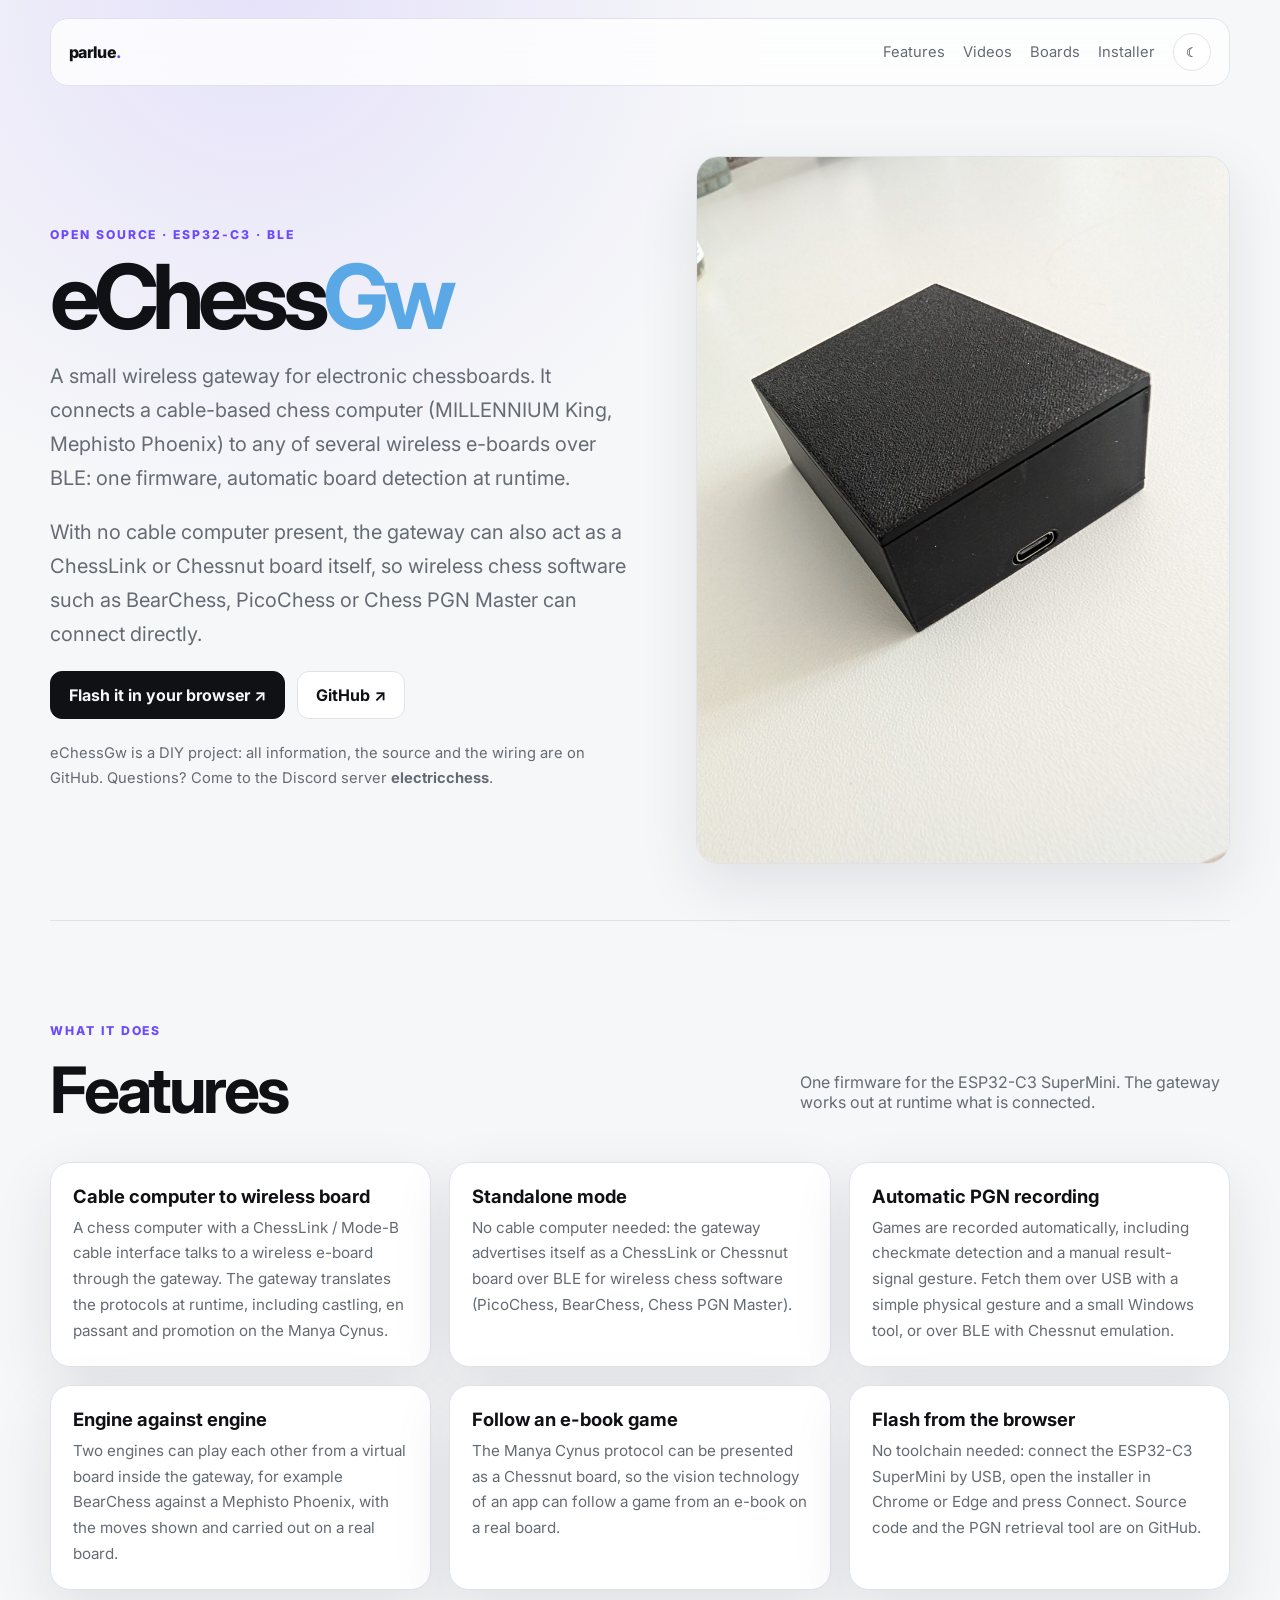
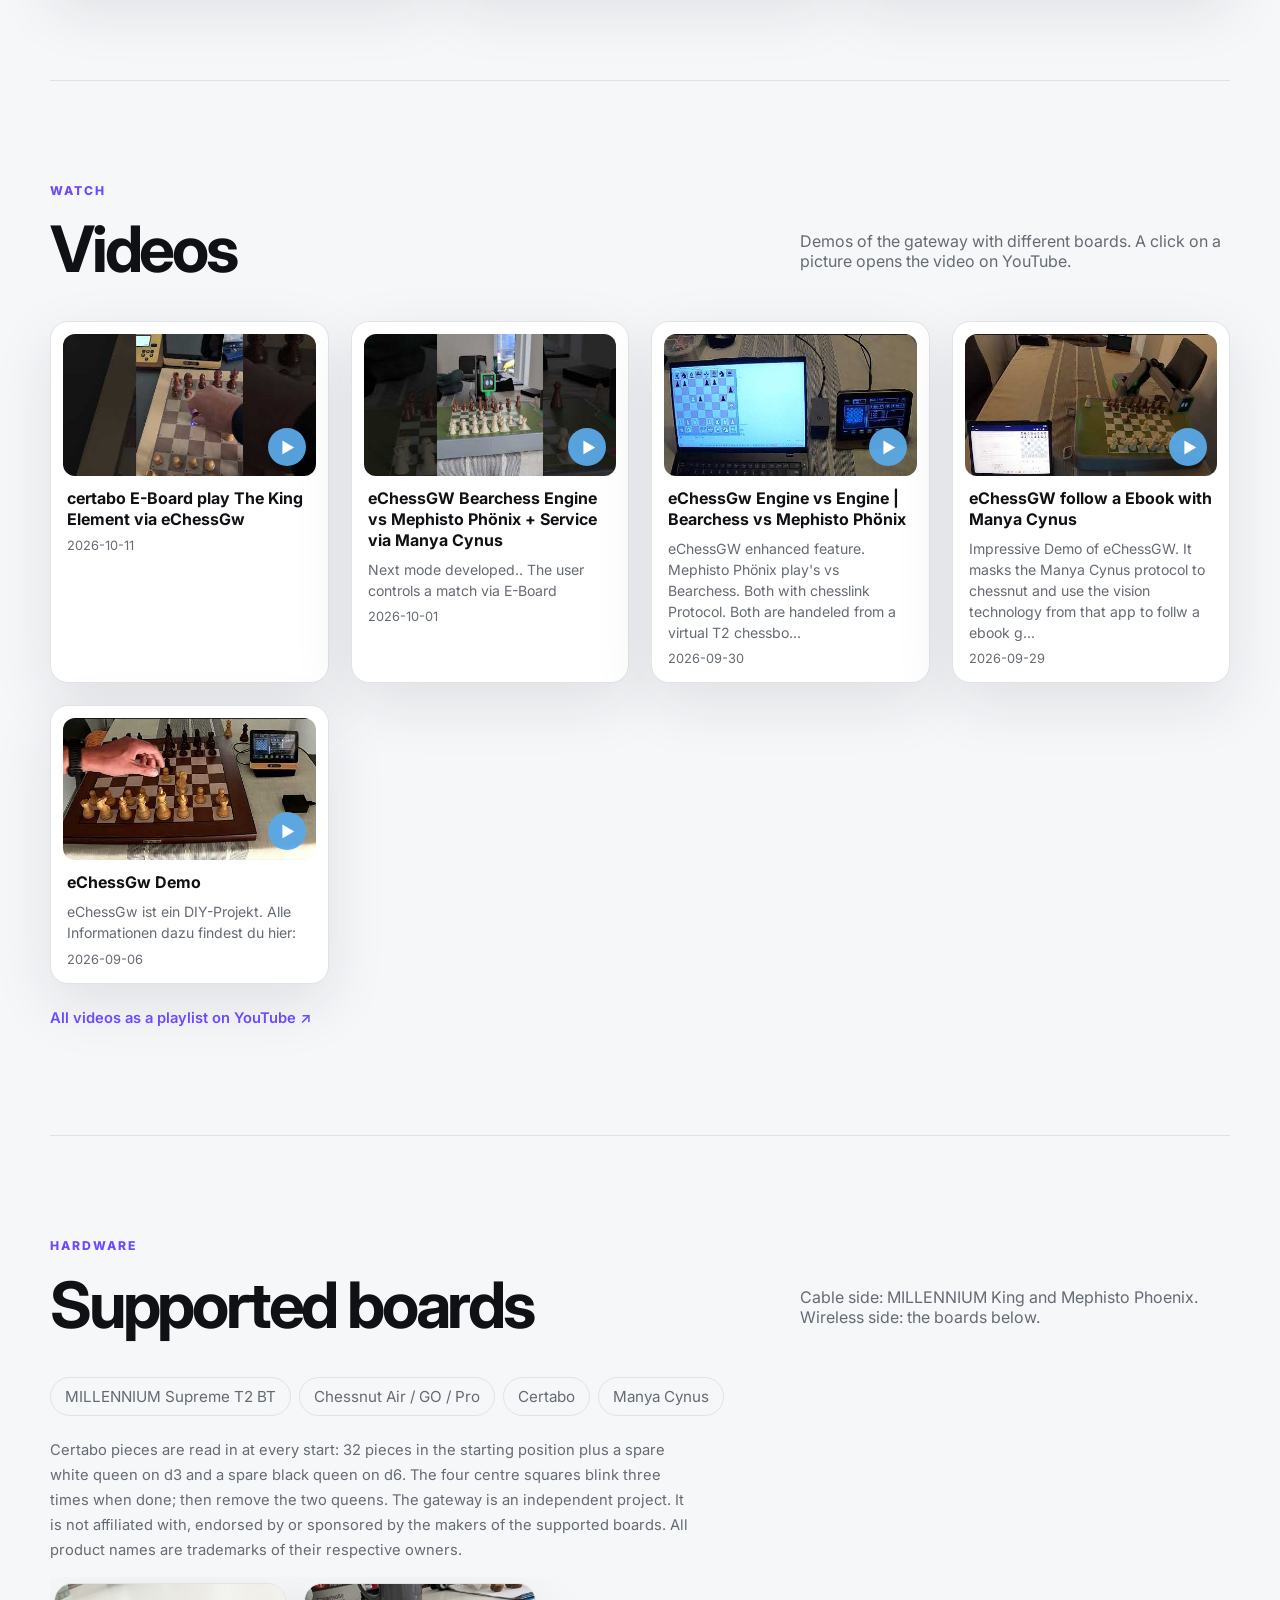
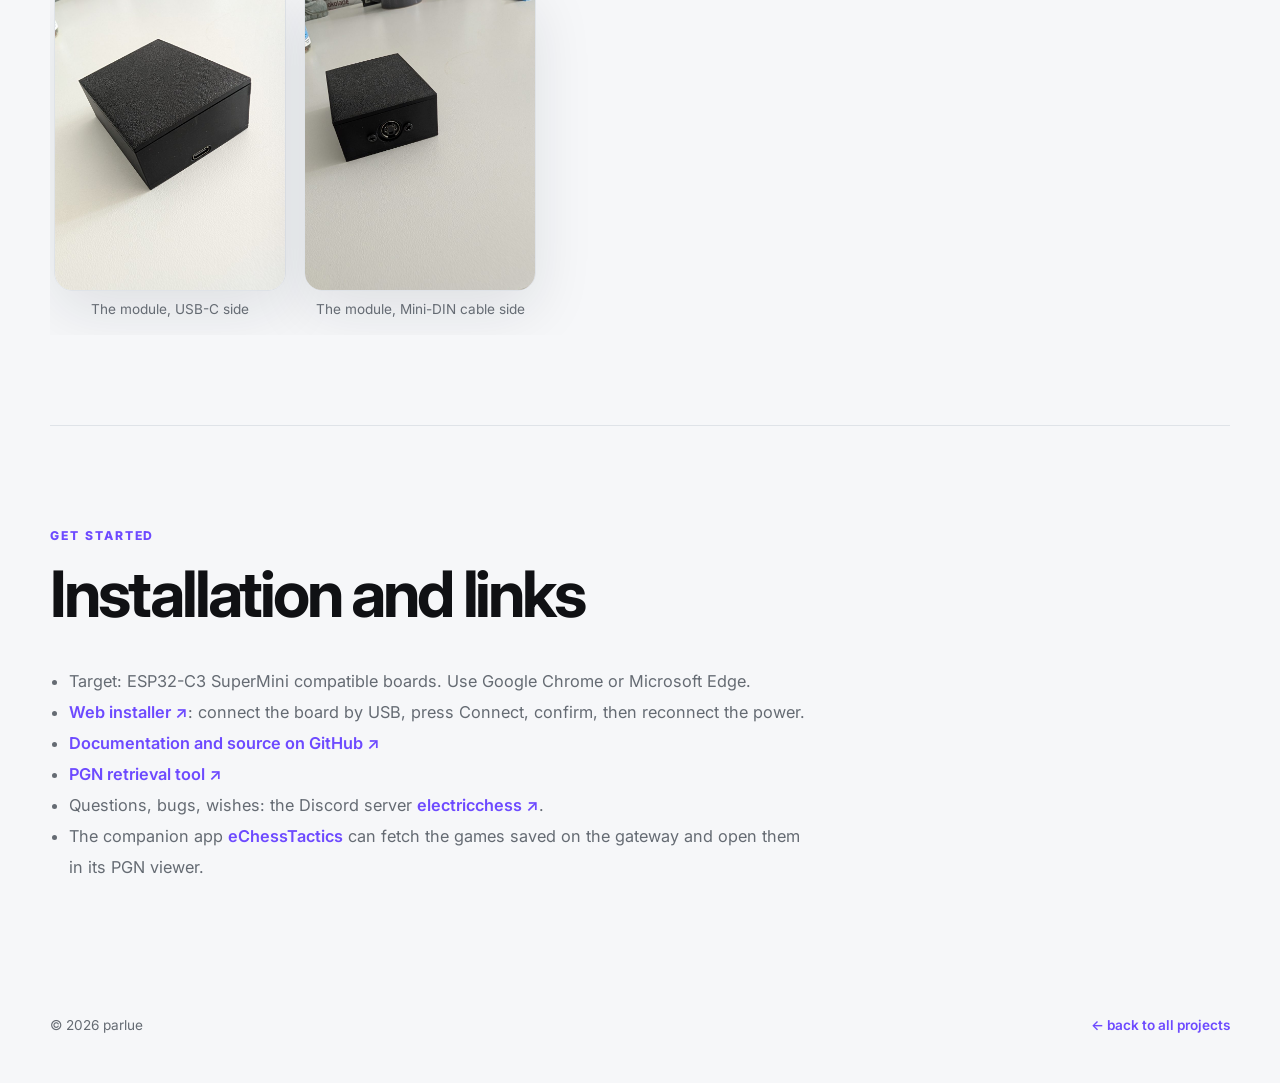
<file: echessgw/index.html>
<!doctype html>
<html lang="en">
<head>
  <meta charset="utf-8">
  <meta name="viewport" content="width=device-width, initial-scale=1">
  <meta name="description" content="eChessGw: an open-source BLE gateway on an ESP32-C3 that connects cable-based chess computers and wireless e-boards, with a standalone mode, automatic PGN recording and a browser-based installer.">
  <title>eChessGw – wireless gateway for electronic chessboards</title>
  <link rel="preconnect" href="https://fonts.googleapis.com">
  <link rel="preconnect" href="https://fonts.gstatic.com" crossorigin>
  <link href="https://fonts.googleapis.com/css2?family=Inter:wght@400;500;600;700;800&display=swap" rel="stylesheet">
  <link rel="stylesheet" href="../styles.css">
  <link rel="stylesheet" href="../echesstactics/project.css">
</head>
<body>
  <header class="site-header">
    <a class="brand" href="../">parlue<span>.</span></a>
    <nav>
      <a href="#features">Features</a>
      <a href="#videos">Videos</a>
      <a href="#boards">Boards</a>
      <a href="#install">Installer</a>
      <button id="themeToggle" class="icon-button" aria-label="Toggle dark mode">☾</button>
    </nav>
  </header>

  <main id="top">
    <section class="pp-hero">
      <div>
        <p class="eyebrow">Open source · ESP32-C3 · BLE</p>
        <h1 class="pp-title">eChess<span class="pp-blue">Gw</span></h1>
        <p class="lead">
          A small wireless gateway for electronic chessboards. It connects a cable-based chess computer
          (MILLENNIUM King, Mephisto Phoenix) to any of several wireless e-boards over BLE:
          one firmware, automatic board detection at runtime.
        </p>
        <p class="lead">
          With no cable computer present, the gateway can also act as a ChessLink or Chessnut board itself,
          so wireless chess software such as BearChess, PicoChess or Chess PGN Master can connect directly.
        </p>
        <div class="hero-actions">
          <a class="button primary" href="https://parlue.github.io/eChessGw/" target="_blank" rel="noreferrer">Flash it in your browser ↗</a>
          <a class="button secondary" href="https://github.com/parlue/eChessGw" target="_blank" rel="noreferrer">GitHub ↗</a>
        </div>
        <p class="pp-note">
          eChessGw is a DIY project: all information, the source and the wiring are on GitHub.
          Questions? Come to the Discord server <strong>electricchess</strong>.
        </p>
      </div>
      <div class="pp-hero-media">
        <img src="../assets/echessgw/module-usb-c.jpg" alt="The eChessGw module, USB-C side">
      </div>
    </section>

    <section id="features" class="section">
      <div class="section-heading">
        <div>
          <p class="eyebrow">What it does</p>
          <h2>Features</h2>
        </div>
        <p>One firmware for the ESP32-C3 SuperMini. The gateway works out at runtime what is connected.</p>
      </div>
      <div class="pp-grid">
        <article class="pp-card">
          <h3>Cable computer to wireless board</h3>
          <p>A chess computer with a ChessLink / Mode-B cable interface talks to a wireless e-board through the gateway.
             The gateway translates the protocols at runtime, including castling, en passant and promotion on the Manya Cynus.</p>
        </article>
        <article class="pp-card">
          <h3>Standalone mode</h3>
          <p>No cable computer needed: the gateway advertises itself as a ChessLink or Chessnut board over BLE for
             wireless chess software (PicoChess, BearChess, Chess PGN Master).</p>
        </article>
        <article class="pp-card">
          <h3>Automatic PGN recording</h3>
          <p>Games are recorded automatically, including checkmate detection and a manual result-signal gesture.
             Fetch them over USB with a simple physical gesture and a small Windows tool, or over BLE with Chessnut emulation.</p>
        </article>
        <article class="pp-card">
          <h3>Engine against engine</h3>
          <p>Two engines can play each other from a virtual board inside the gateway, for example BearChess against a Mephisto Phoenix,
             with the moves shown and carried out on a real board.</p>
        </article>
        <article class="pp-card">
          <h3>Follow an e-book game</h3>
          <p>The Manya Cynus protocol can be presented as a Chessnut board, so the vision technology of an app can follow a
             game from an e-book on a real board.</p>
        </article>
        <article class="pp-card">
          <h3>Flash from the browser</h3>
          <p>No toolchain needed: connect the ESP32-C3 SuperMini by USB, open the installer in Chrome or Edge and press
             Connect. Source code and the PGN retrieval tool are on GitHub.</p>
        </article>
      </div>
    </section>

    <section id="videos" class="section">
      <div class="section-heading">
        <div>
          <p class="eyebrow">Watch</p>
          <h2>Videos</h2>
        </div>
        <p>Demos of the gateway with different boards. A click on a picture opens the video on YouTube.</p>
      </div>
      <div class="pp-videos" id="ppVideos" aria-live="polite">
        <p class="pp-note">Loading the video list &hellip;</p>
      </div>
      <noscript><p class="pp-note">Please open the playlist directly: <a href="https://www.youtube.com/playlist?list=PLZBfpnCj3l20" target="_blank" rel="noreferrer">eChessGw on YouTube &#8599;</a></p></noscript>
      <p class="pp-note"><a href="https://www.youtube.com/playlist?list=PLZBfpnCj3l20" target="_blank" rel="noreferrer">All videos as a playlist on YouTube &#8599;</a></p>
    </section>

    <section id="boards" class="section">
      <div class="section-heading">
        <div>
          <p class="eyebrow">Hardware</p>
          <h2>Supported boards</h2>
        </div>
        <p>Cable side: MILLENNIUM King and Mephisto Phoenix. Wireless side: the boards below.</p>
      </div>
      <div class="tags pp-tags">
        <span>MILLENNIUM Supreme T2 BT</span><span>Chessnut Air / GO / Pro</span><span>Certabo</span><span>Manya Cynus</span>
      </div>
      <p class="pp-note">
        Certabo pieces are read in at every start: 32 pieces in the starting position plus a spare white queen on d3 and a spare
        black queen on d6. The four centre squares blink three times when done; then remove the two queens.
        The gateway is an independent project. It is not affiliated with, endorsed by or sponsored by the makers of the
        supported boards. All product names are trademarks of their respective owners.
      </p>
      <div class="pp-shots">
        <figure><img src="../assets/echessgw/module-usb-c.jpg" alt="eChessGw module, USB-C side" loading="lazy"><figcaption>The module, USB-C side</figcaption></figure>
        <figure><img src="../assets/echessgw/module-minidin.jpg" alt="eChessGw module, Mini-DIN cable side" loading="lazy"><figcaption>The module, Mini-DIN cable side</figcaption></figure>
      </div>
    </section>

    <section id="install" class="section">
      <div class="section-heading">
        <div>
          <p class="eyebrow">Get started</p>
          <h2>Installation and links</h2>
        </div>
      </div>
      <ul class="pp-list">
        <li>Target: ESP32-C3 SuperMini compatible boards. Use Google Chrome or Microsoft Edge.</li>
        <li><a href="https://parlue.github.io/eChessGw/" target="_blank" rel="noreferrer">Web installer ↗</a>: connect the board by USB, press Connect, confirm, then reconnect the power.</li>
        <li><a href="https://github.com/parlue/eChessGw" target="_blank" rel="noreferrer">Documentation and source on GitHub ↗</a></li>
        <li><a href="https://github.com/parlue/eChessGw/tree/main/pgntool" target="_blank" rel="noreferrer">PGN retrieval tool ↗</a></li>
        <li>Questions, bugs, wishes: the Discord server <a href="https://discord.gg/AdZukFtBf" target="_blank" rel="noreferrer">electricchess ↗</a>.</li>
        <li>The companion app <a href="../echesstactics/">eChessTactics</a> can fetch the games saved on the gateway and open them in its PGN viewer.</li>
      </ul>
    </section>
  </main>

  <footer>
    <span>© <span id="year"></span> parlue</span>
    <span><a href="../">← back to all projects</a></span>
  </footer>

  <script src="../script.js"></script>
  <script>
    (function () {
      var box = document.getElementById('ppVideos');
      if (!box) return;
      function esc(t) { var d = document.createElement('div'); d.textContent = t; return d.innerHTML; }
      fetch('../videos-echessgw.json', { cache: 'no-cache' }).then(function (r) { return r.json(); }).then(function (data) {
        var list = data.videos || [];
        if (!list.length) { box.innerHTML = '<p class="pp-note">The first videos are coming soon.</p>'; return; }
        box.innerHTML = list.map(function (v) {
          var url = 'https://www.youtube.com/watch?v=' + encodeURIComponent(v.id) + '&list=' + encodeURIComponent(data.playlist);
          var desc = (v.description || '').split('\n')[0];
          if (desc.length > 140) desc = desc.slice(0, 137) + '...';
          return '<a class="pp-video-card" href="' + url + '" target="_blank" rel="noreferrer">' +
            '<span class="pp-video-thumb"><img src="../assets/echessgw-videos/' + encodeURIComponent(v.id) + '.jpg" alt="" loading="lazy"><span class="pp-video-playicon">&#9654;</span></span>' +
            '<span class="pp-video-title">' + esc(v.title) + '</span>' +
            (desc ? '<span class="pp-video-desc">' + esc(desc) + '</span>' : '') +
            '<span class="pp-video-date">' + esc(v.published || '') + '</span></a>';
        }).join('');
      }).catch(function () {
        box.innerHTML = '<p class="pp-note">The list could not be loaded. Please use the playlist link below.</p>';
      });
    })();
  </script>
</body>
</html>
</file>
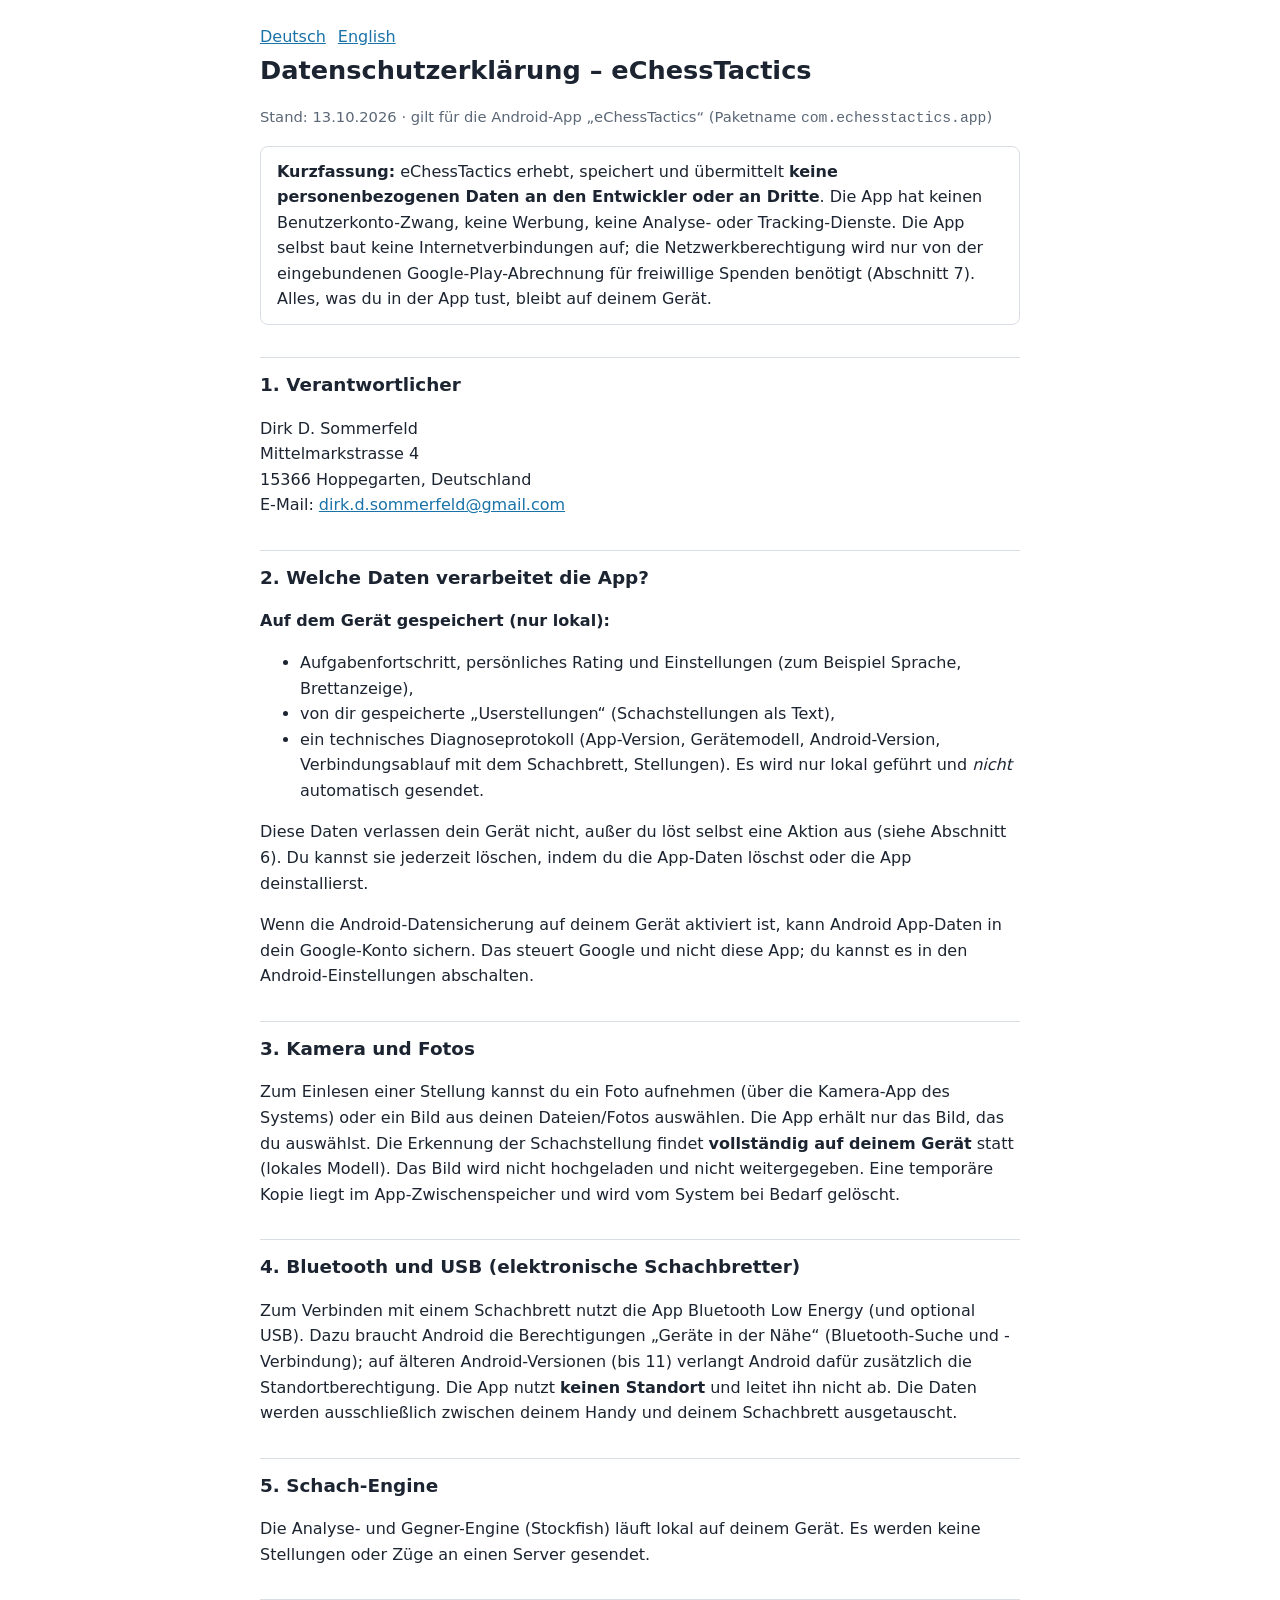
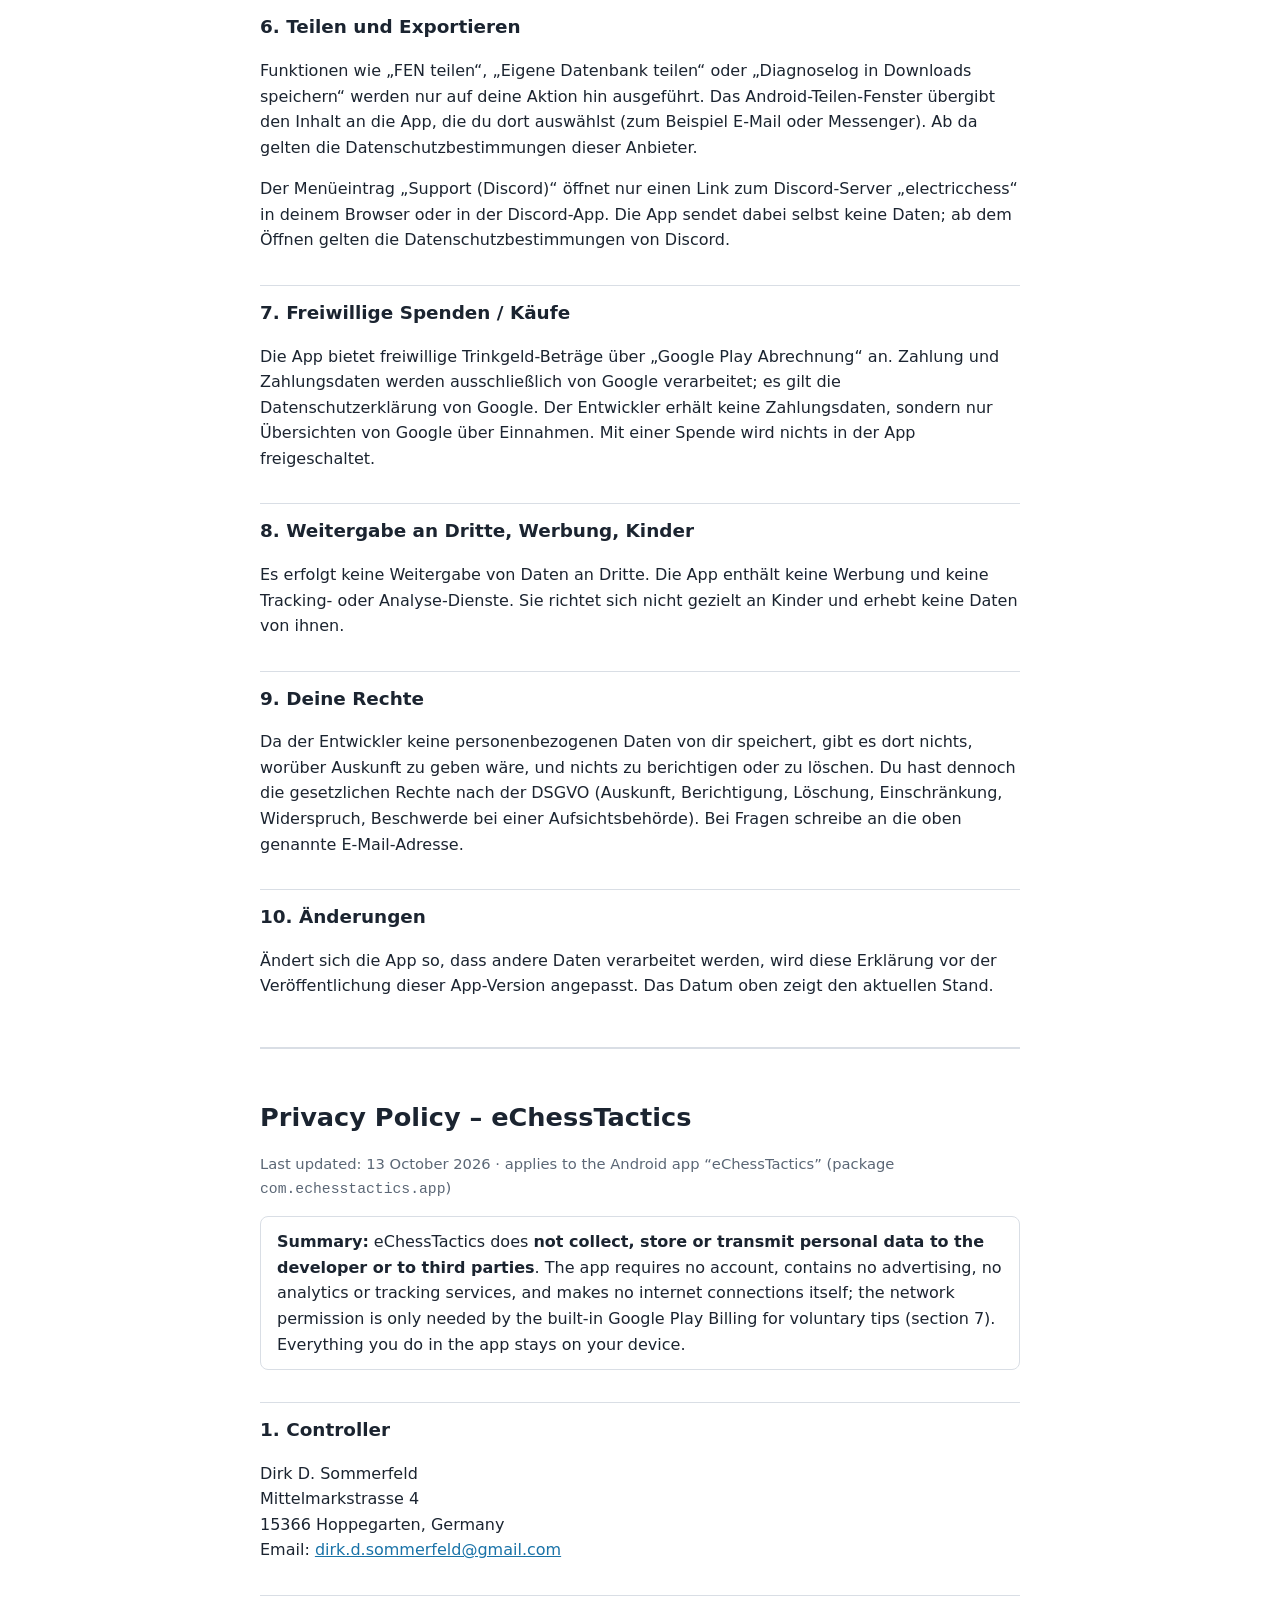
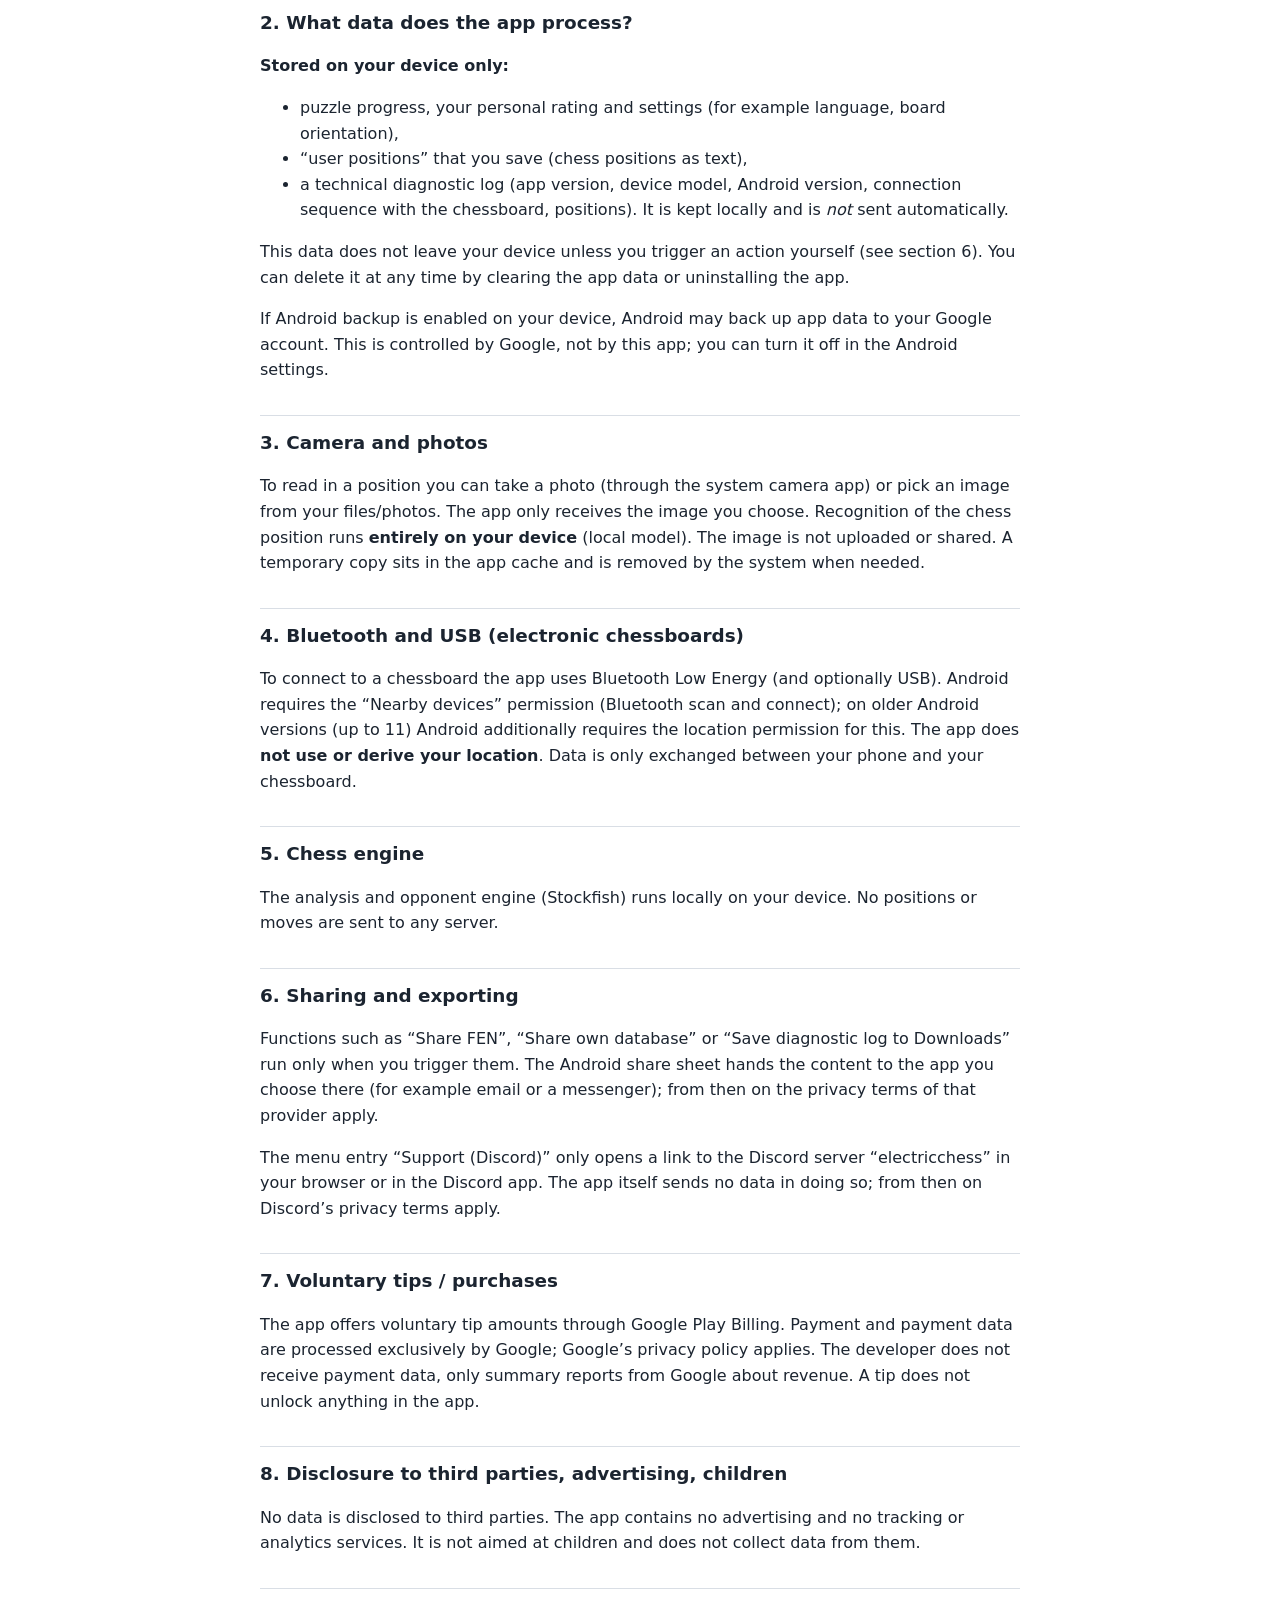
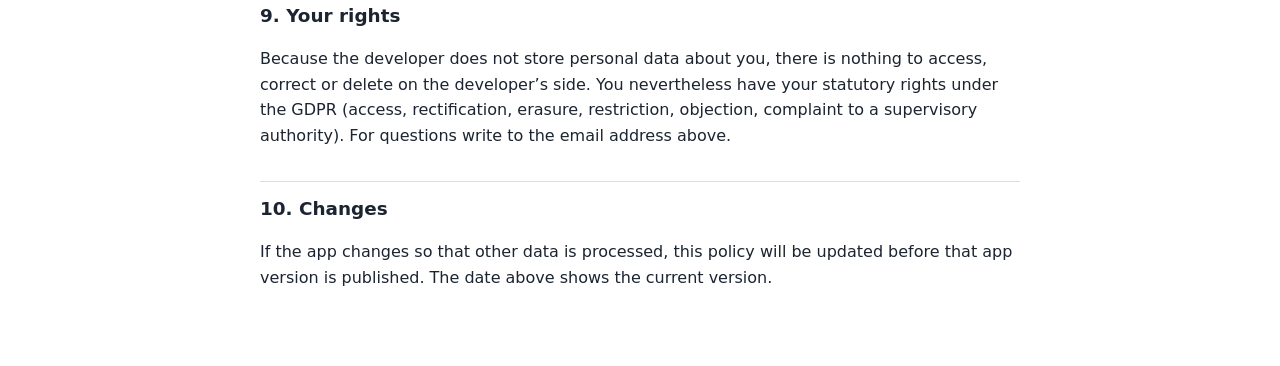
<file: echesstactics-privacy/index.html>
<!DOCTYPE html>
<html lang="de">
<head>
<meta charset="utf-8">
<meta name="viewport" content="width=device-width, initial-scale=1">
<title>eChessTactics – Datenschutzerklärung / Privacy Policy</title>
<style>
  :root { --bg:#ffffff; --fg:#1b2430; --muted:#5b6776; --line:#d9dee5; --accent:#1a73a8; }
  @media (prefers-color-scheme: dark) { :root { --bg:#141a21; --fg:#e6ebf1; --muted:#9fb3c4; --line:#2b3643; --accent:#82c5f2; } }
  body { margin:0; background:var(--bg); color:var(--fg); font:16px/1.6 system-ui, -apple-system, "Segoe UI", Roboto, sans-serif; }
  main { max-width:760px; margin:0 auto; padding:24px 16px 64px; }
  h1 { font-size:1.6rem; margin:0 0 4px; }
  h2 { font-size:1.15rem; margin:32px 0 6px; padding-top:12px; border-top:1px solid var(--line); }
  p, li { color:var(--fg); }
  .muted { color:var(--muted); font-size:.92rem; }
  a { color:var(--accent); }
  nav a { margin-right:12px; }
  .box { border:1px solid var(--line); border-radius:8px; padding:12px 16px; margin:12px 0; }
</style>
</head>
<body>
<main>

<nav><a href="#de">Deutsch</a><a href="#en">English</a></nav>

<!-- ===================== DEUTSCH ===================== -->
<section id="de">
<h1>Datenschutzerklärung – eChessTactics</h1>
<p class="muted">Stand: 13.10.2026 · gilt für die Android-App „eChessTactics“ (Paketname <code>com.echesstactics.app</code>)</p>

<div class="box">
<strong>Kurzfassung:</strong> eChessTactics erhebt, speichert und übermittelt <strong>keine personenbezogenen Daten an den Entwickler oder an Dritte</strong>.
Die App hat keinen Benutzerkonto-Zwang, keine Werbung, keine Analyse- oder Tracking-Dienste. Die App selbst baut keine Internetverbindungen auf; die Netzwerkberechtigung wird nur von der eingebundenen Google-Play-Abrechnung für freiwillige Spenden benötigt (Abschnitt 7).
Alles, was du in der App tust, bleibt auf deinem Gerät.
</div>

<h2>1. Verantwortlicher</h2>
<p>Dirk D. Sommerfeld<br>Mittelmarkstrasse 4<br>15366 Hoppegarten, Deutschland<br>E-Mail: <a href="mailto:dirk.d.sommerfeld@gmail.com">dirk.d.sommerfeld@gmail.com</a></p>

<h2>2. Welche Daten verarbeitet die App?</h2>
<p><strong>Auf dem Gerät gespeichert (nur lokal):</strong></p>
<ul>
  <li>Aufgabenfortschritt, persönliches Rating und Einstellungen (zum Beispiel Sprache, Brettanzeige),</li>
  <li>von dir gespeicherte „Userstellungen“ (Schachstellungen als Text),</li>
  <li>ein technisches Diagnoseprotokoll (App-Version, Gerätemodell, Android-Version, Verbindungsablauf mit dem Schachbrett, Stellungen). Es wird nur lokal geführt und <em>nicht</em> automatisch gesendet.</li>
</ul>
<p>Diese Daten verlassen dein Gerät nicht, außer du löst selbst eine Aktion aus (siehe Abschnitt 6). Du kannst sie jederzeit löschen, indem du die App-Daten löschst oder die App deinstallierst.</p>
<p>Wenn die Android-Datensicherung auf deinem Gerät aktiviert ist, kann Android App-Daten in dein Google-Konto sichern. Das steuert Google und nicht diese App; du kannst es in den Android-Einstellungen abschalten.</p>

<h2>3. Kamera und Fotos</h2>
<p>Zum Einlesen einer Stellung kannst du ein Foto aufnehmen (über die Kamera-App des Systems) oder ein Bild aus deinen Dateien/Fotos auswählen. Die App erhält nur das Bild, das du auswählst. Die Erkennung der Schachstellung findet <strong>vollständig auf deinem Gerät</strong> statt (lokales Modell). Das Bild wird nicht hochgeladen und nicht weitergegeben. Eine temporäre Kopie liegt im App-Zwischenspeicher und wird vom System bei Bedarf gelöscht.</p>

<h2>4. Bluetooth und USB (elektronische Schachbretter)</h2>
<p>Zum Verbinden mit einem Schachbrett nutzt die App Bluetooth Low Energy (und optional USB). Dazu braucht Android die Berechtigungen „Geräte in der Nähe“ (Bluetooth-Suche und -Verbindung); auf älteren Android-Versionen (bis 11) verlangt Android dafür zusätzlich die Standortberechtigung. Die App nutzt <strong>keinen Standort</strong> und leitet ihn nicht ab. Die Daten werden ausschließlich zwischen deinem Handy und deinem Schachbrett ausgetauscht.</p>

<h2>5. Schach-Engine</h2>
<p>Die Analyse- und Gegner-Engine (Stockfish) läuft lokal auf deinem Gerät. Es werden keine Stellungen oder Züge an einen Server gesendet.</p>

<h2>6. Teilen und Exportieren</h2>
<p>Funktionen wie „FEN teilen“, „Eigene Datenbank teilen“ oder „Diagnoselog in Downloads speichern“ werden nur auf deine Aktion hin ausgeführt. Das Android-Teilen-Fenster übergibt den Inhalt an die App, die du dort auswählst (zum Beispiel E-Mail oder Messenger). Ab da gelten die Datenschutzbestimmungen dieser Anbieter.</p>
<p>Der Menüeintrag „Support (Discord)“ öffnet nur einen Link zum Discord-Server „electricchess“ in deinem Browser oder in der Discord-App. Die App sendet dabei selbst keine Daten; ab dem Öffnen gelten die Datenschutzbestimmungen von Discord.</p>

<h2>7. Freiwillige Spenden / Käufe</h2>
<p>Die App bietet freiwillige Trinkgeld-Beträge über „Google Play Abrechnung“ an. Zahlung und Zahlungsdaten werden ausschließlich von Google verarbeitet; es gilt die Datenschutzerklärung von Google. Der Entwickler erhält keine Zahlungsdaten, sondern nur Übersichten von Google über Einnahmen. Mit einer Spende wird nichts in der App freigeschaltet.</p>

<h2>8. Weitergabe an Dritte, Werbung, Kinder</h2>
<p>Es erfolgt keine Weitergabe von Daten an Dritte. Die App enthält keine Werbung und keine Tracking- oder Analyse-Dienste. Sie richtet sich nicht gezielt an Kinder und erhebt keine Daten von ihnen.</p>

<h2>9. Deine Rechte</h2>
<p>Da der Entwickler keine personenbezogenen Daten von dir speichert, gibt es dort nichts, worüber Auskunft zu geben wäre, und nichts zu berichtigen oder zu löschen. Du hast dennoch die gesetzlichen Rechte nach der DSGVO (Auskunft, Berichtigung, Löschung, Einschränkung, Widerspruch, Beschwerde bei einer Aufsichtsbehörde). Bei Fragen schreibe an die oben genannte E-Mail-Adresse.</p>

<h2>10. Änderungen</h2>
<p>Ändert sich die App so, dass andere Daten verarbeitet werden, wird diese Erklärung vor der Veröffentlichung dieser App-Version angepasst. Das Datum oben zeigt den aktuellen Stand.</p>
</section>

<hr style="margin:48px 0;border:0;border-top:2px solid var(--line)">

<!-- ===================== ENGLISH ===================== -->
<section id="en" lang="en">
<h1>Privacy Policy – eChessTactics</h1>
<p class="muted">Last updated: 13 October 2026 · applies to the Android app “eChessTactics” (package <code>com.echesstactics.app</code>)</p>

<div class="box">
<strong>Summary:</strong> eChessTactics does <strong>not collect, store or transmit personal data to the developer or to third parties</strong>.
The app requires no account, contains no advertising, no analytics or tracking services, and makes no internet connections itself; the network permission is only needed by the built-in Google Play Billing for voluntary tips (section 7).
Everything you do in the app stays on your device.
</div>

<h2>1. Controller</h2>
<p>Dirk D. Sommerfeld<br>Mittelmarkstrasse 4<br>15366 Hoppegarten, Germany<br>Email: <a href="mailto:dirk.d.sommerfeld@gmail.com">dirk.d.sommerfeld@gmail.com</a></p>

<h2>2. What data does the app process?</h2>
<p><strong>Stored on your device only:</strong></p>
<ul>
  <li>puzzle progress, your personal rating and settings (for example language, board orientation),</li>
  <li>“user positions” that you save (chess positions as text),</li>
  <li>a technical diagnostic log (app version, device model, Android version, connection sequence with the chessboard, positions). It is kept locally and is <em>not</em> sent automatically.</li>
</ul>
<p>This data does not leave your device unless you trigger an action yourself (see section 6). You can delete it at any time by clearing the app data or uninstalling the app.</p>
<p>If Android backup is enabled on your device, Android may back up app data to your Google account. This is controlled by Google, not by this app; you can turn it off in the Android settings.</p>

<h2>3. Camera and photos</h2>
<p>To read in a position you can take a photo (through the system camera app) or pick an image from your files/photos. The app only receives the image you choose. Recognition of the chess position runs <strong>entirely on your device</strong> (local model). The image is not uploaded or shared. A temporary copy sits in the app cache and is removed by the system when needed.</p>

<h2>4. Bluetooth and USB (electronic chessboards)</h2>
<p>To connect to a chessboard the app uses Bluetooth Low Energy (and optionally USB). Android requires the “Nearby devices” permission (Bluetooth scan and connect); on older Android versions (up to 11) Android additionally requires the location permission for this. The app does <strong>not use or derive your location</strong>. Data is only exchanged between your phone and your chessboard.</p>

<h2>5. Chess engine</h2>
<p>The analysis and opponent engine (Stockfish) runs locally on your device. No positions or moves are sent to any server.</p>

<h2>6. Sharing and exporting</h2>
<p>Functions such as “Share FEN”, “Share own database” or “Save diagnostic log to Downloads” run only when you trigger them. The Android share sheet hands the content to the app you choose there (for example email or a messenger); from then on the privacy terms of that provider apply.</p>
<p>The menu entry “Support (Discord)” only opens a link to the Discord server “electricchess” in your browser or in the Discord app. The app itself sends no data in doing so; from then on Discord’s privacy terms apply.</p>

<h2>7. Voluntary tips / purchases</h2>
<p>The app offers voluntary tip amounts through Google Play Billing. Payment and payment data are processed exclusively by Google; Google’s privacy policy applies. The developer does not receive payment data, only summary reports from Google about revenue. A tip does not unlock anything in the app.</p>

<h2>8. Disclosure to third parties, advertising, children</h2>
<p>No data is disclosed to third parties. The app contains no advertising and no tracking or analytics services. It is not aimed at children and does not collect data from them.</p>

<h2>9. Your rights</h2>
<p>Because the developer does not store personal data about you, there is nothing to access, correct or delete on the developer’s side. You nevertheless have your statutory rights under the GDPR (access, rectification, erasure, restriction, objection, complaint to a supervisory authority). For questions write to the email address above.</p>

<h2>10. Changes</h2>
<p>If the app changes so that other data is processed, this policy will be updated before that app version is published. The date above shows the current version.</p>
</section>

</main>
</body>
</html>
</file>
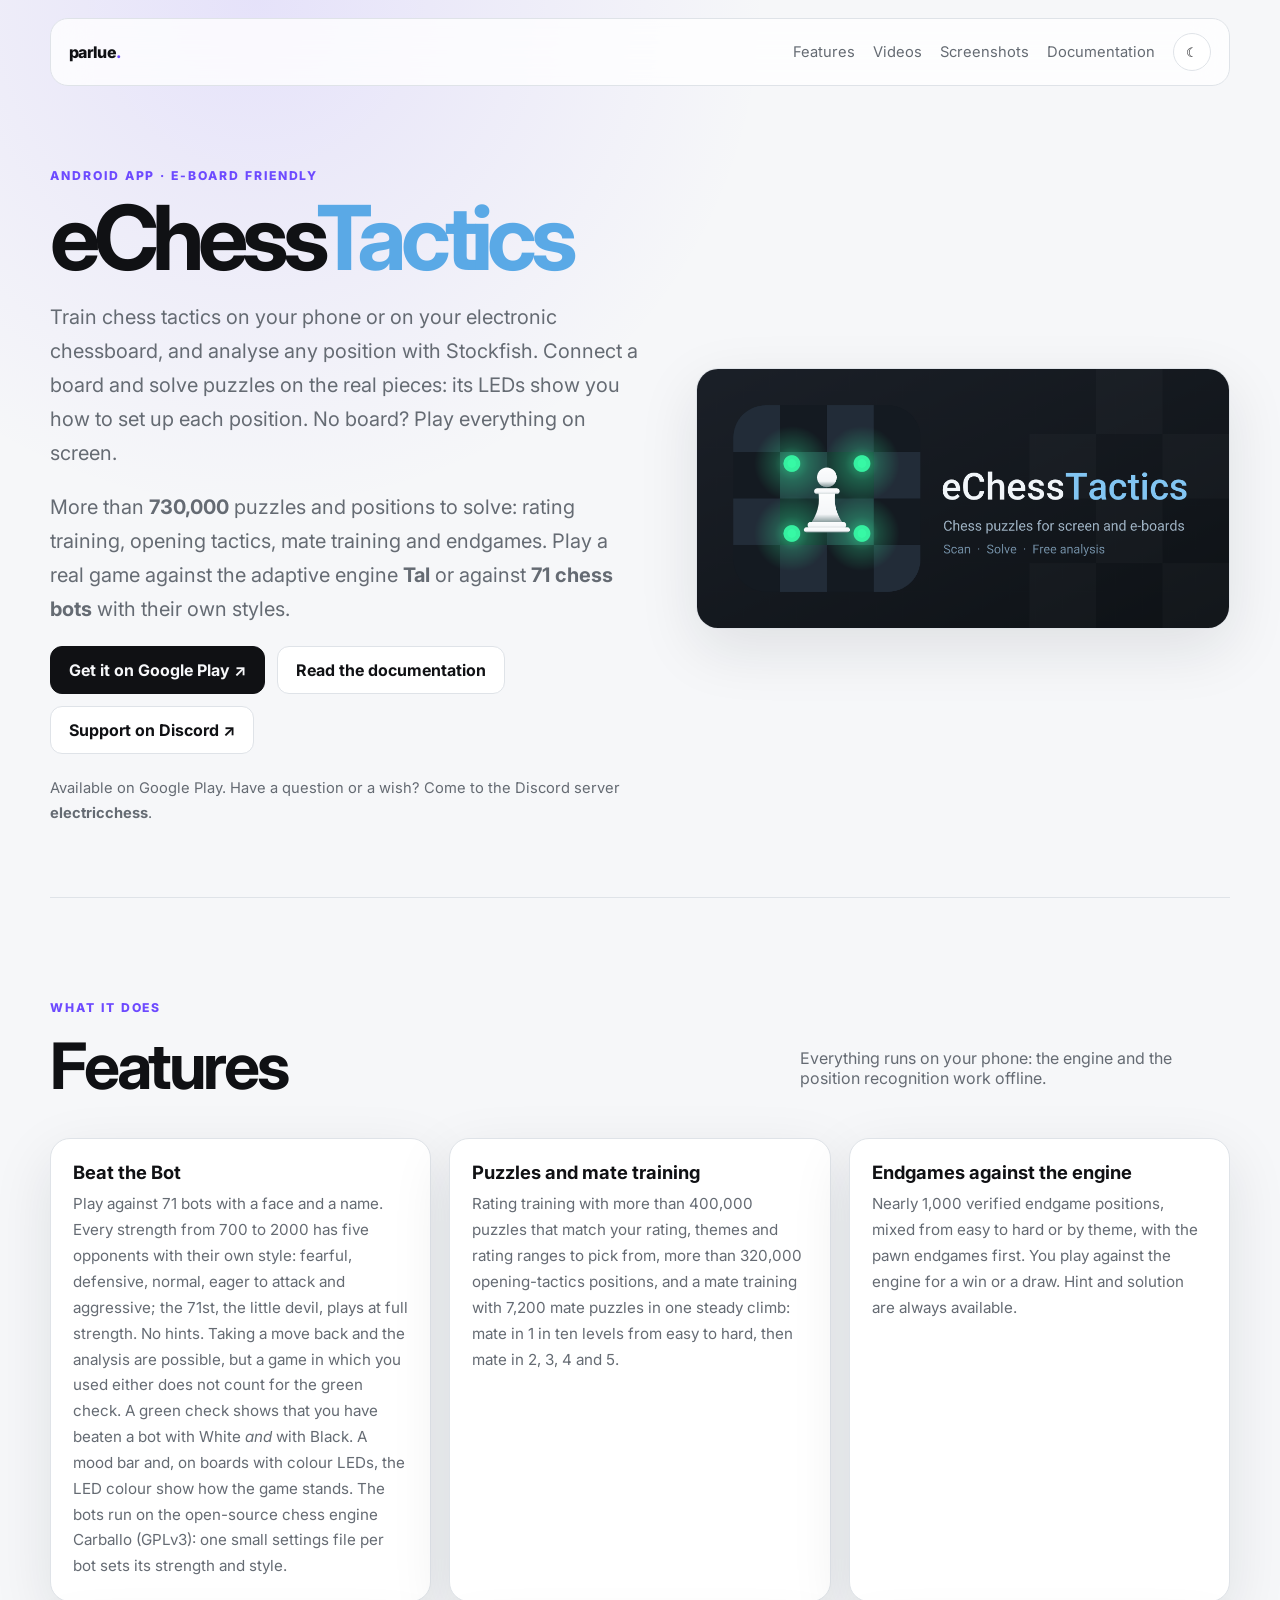
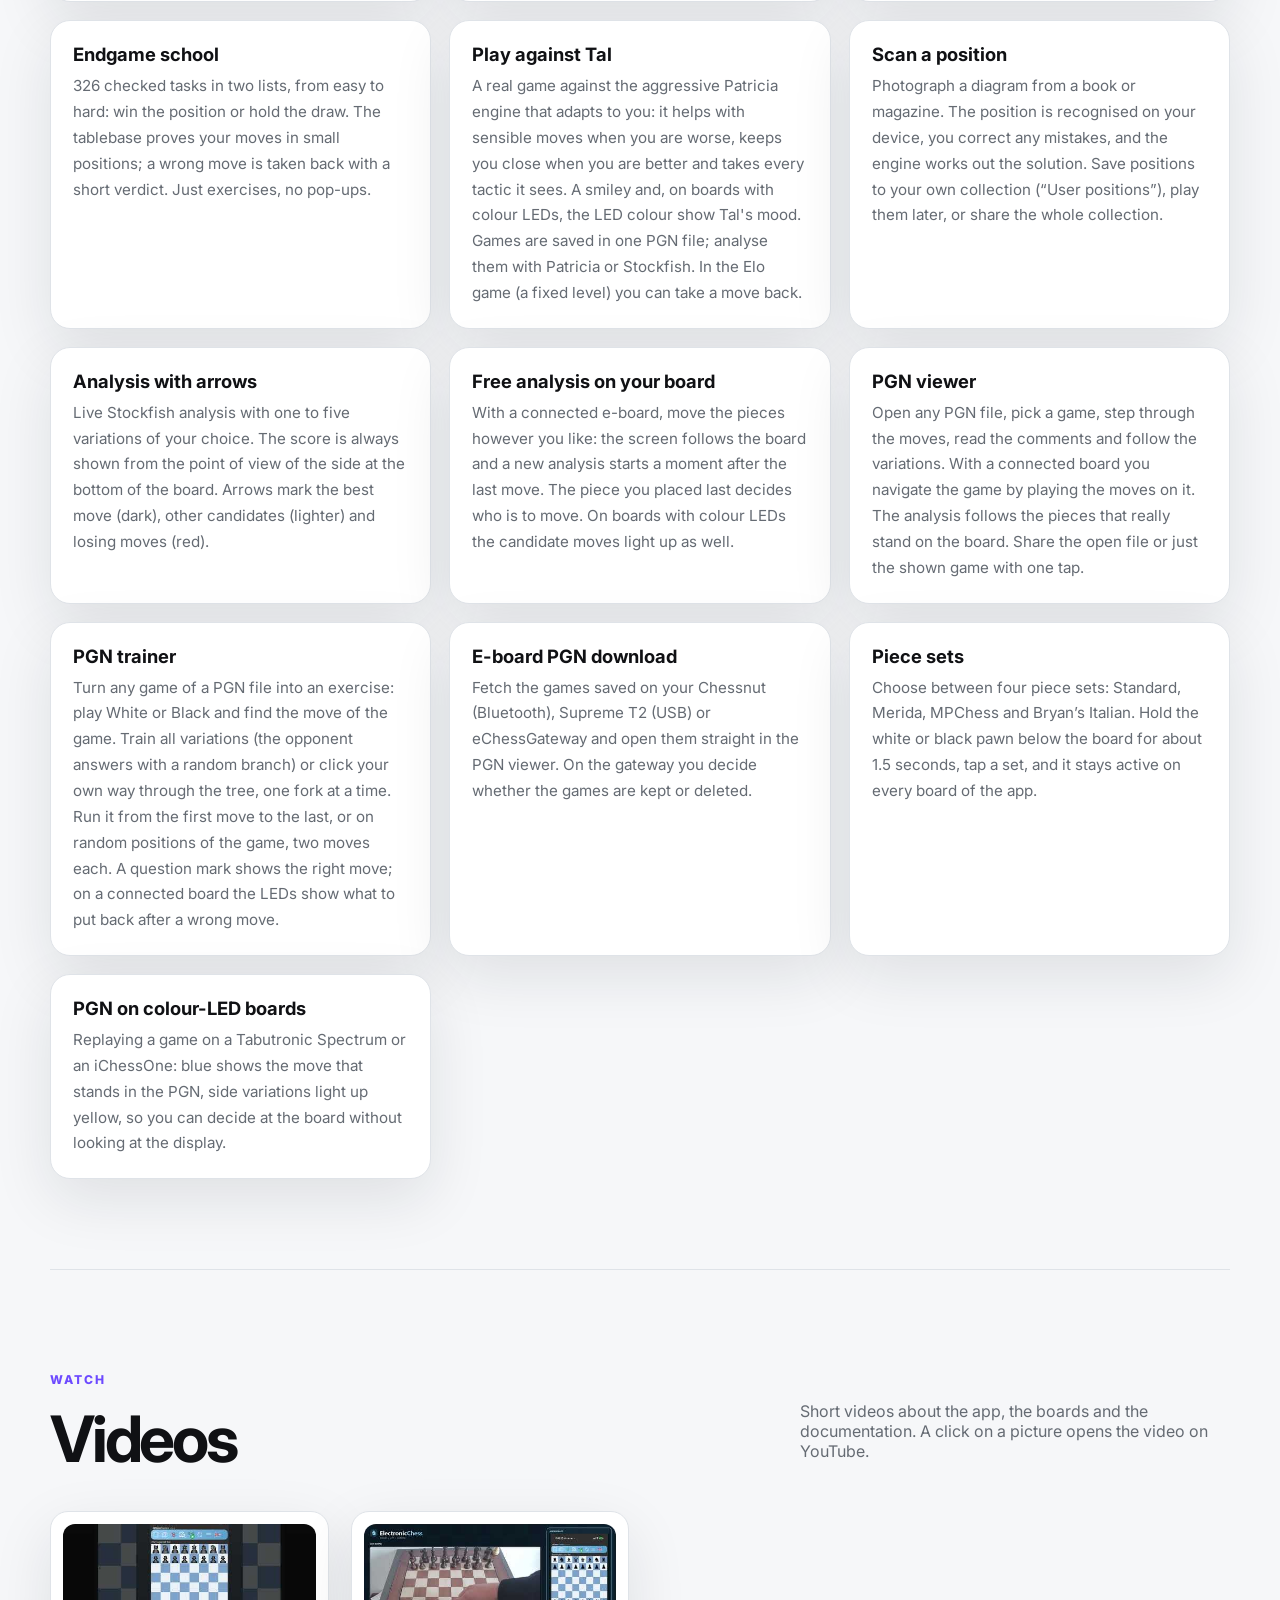
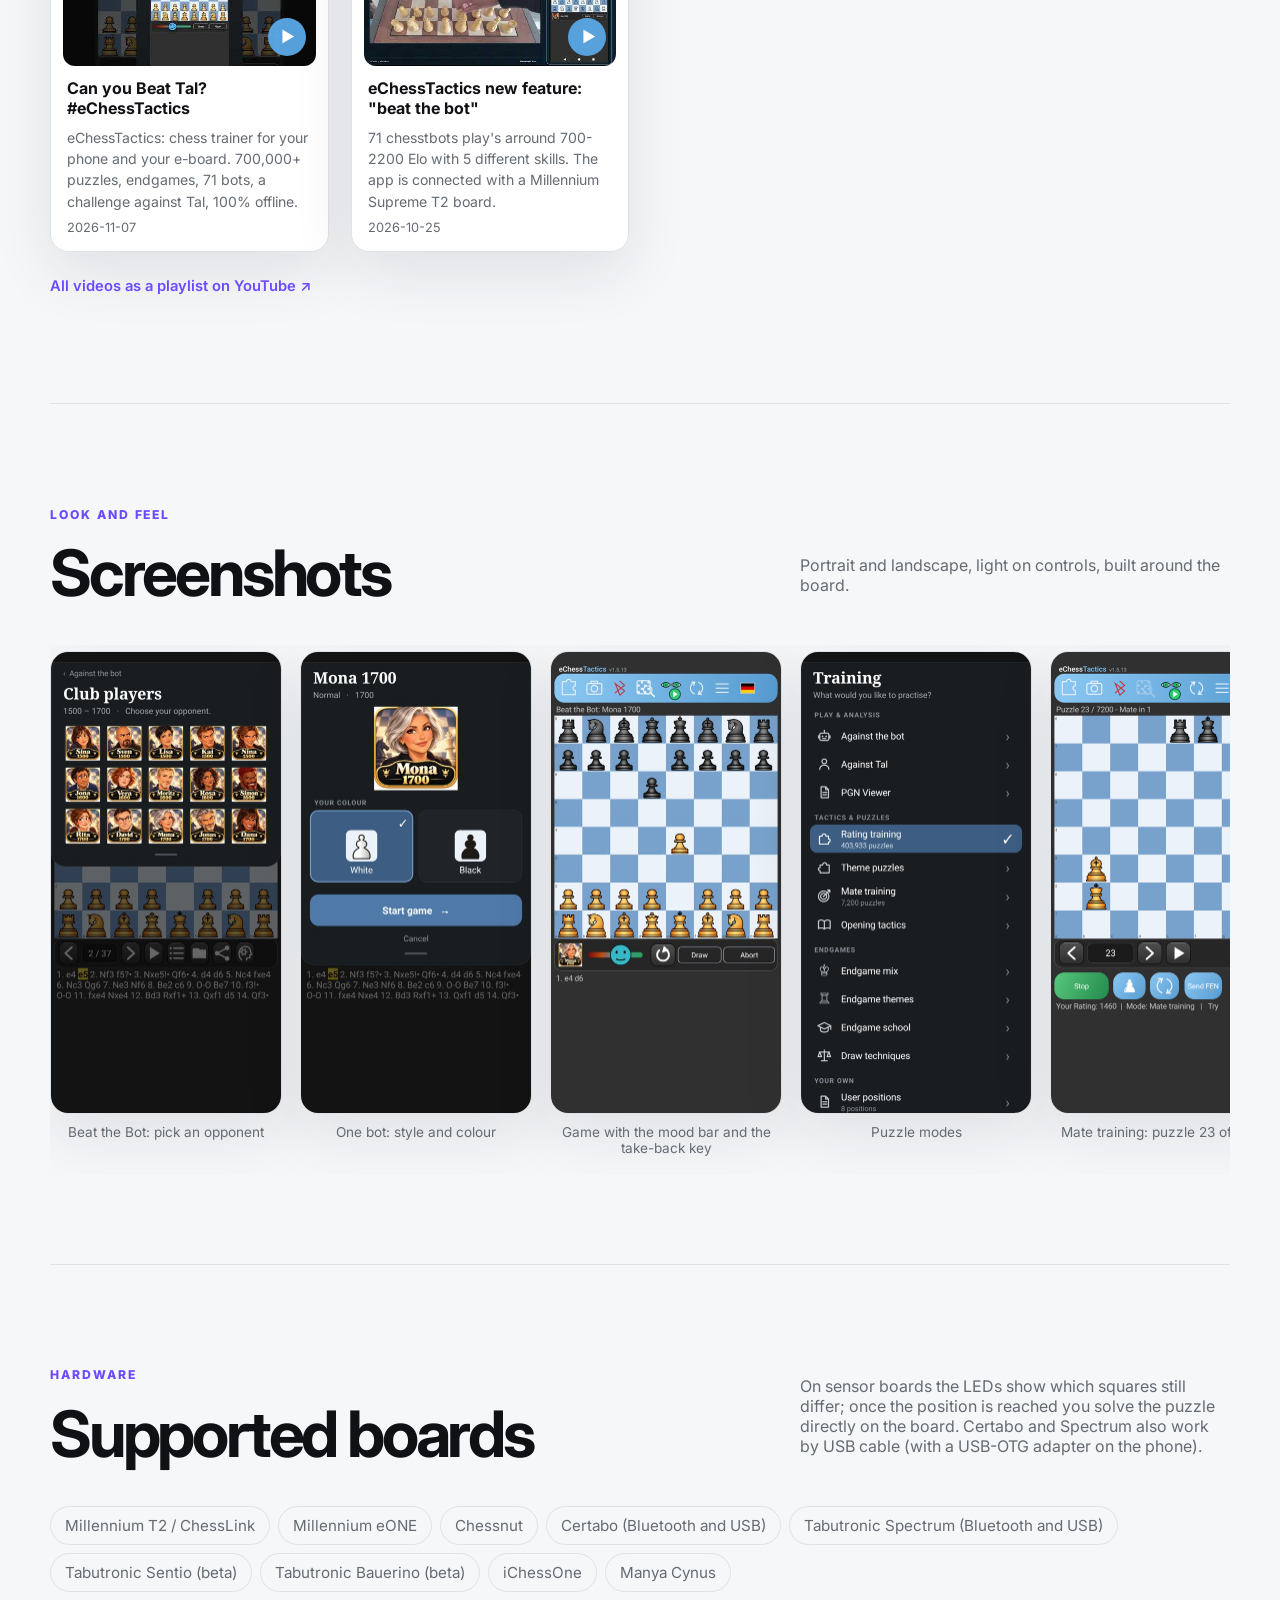
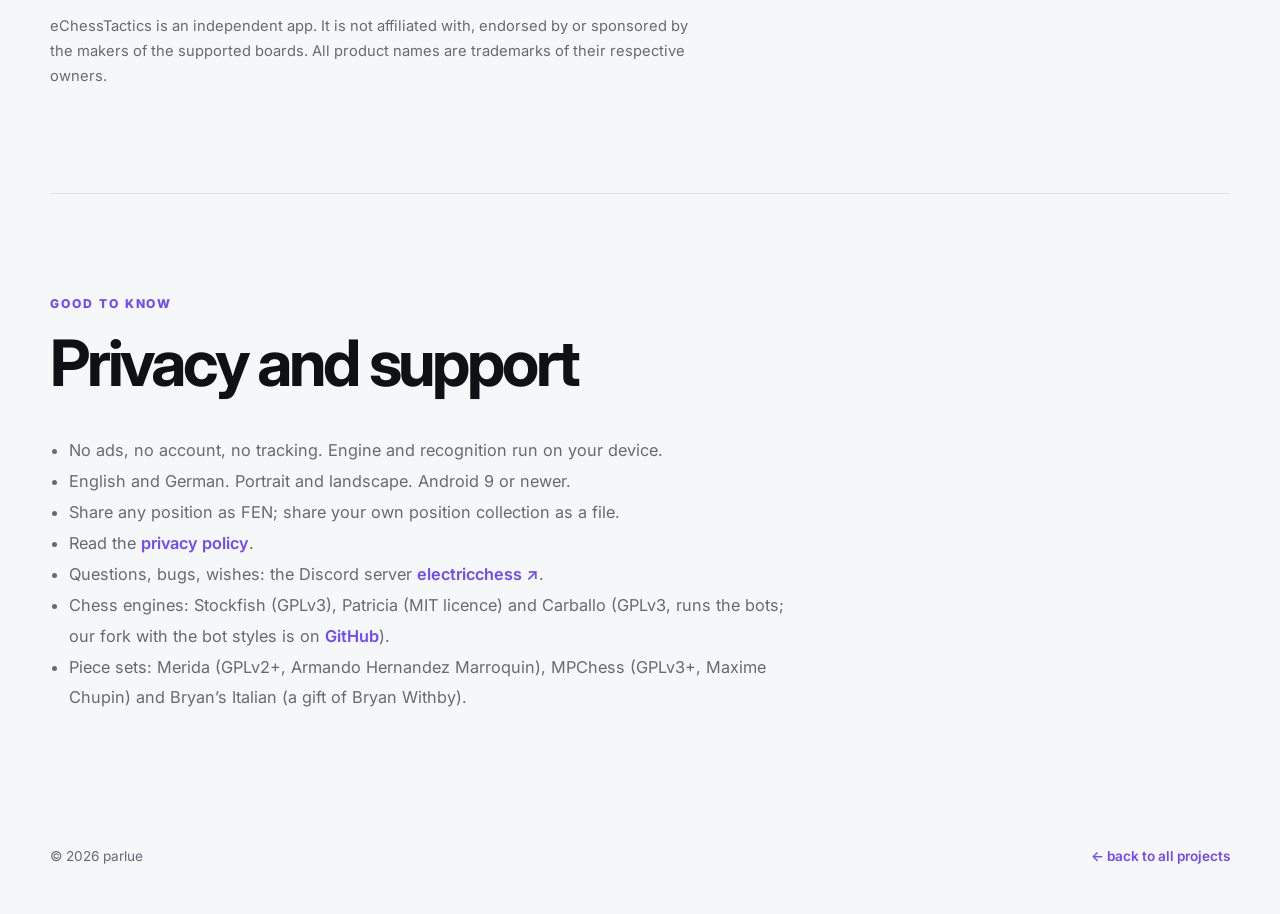
<file: echesstactics/index.html>
<!doctype html>
<html lang="en">
<head>
  <meta charset="utf-8">
  <meta name="viewport" content="width=device-width, initial-scale=1">
  <meta name="description" content="eChessTactics: a chess trainer for Android that works on screen or with electronic chessboards. Puzzles, a game against the adaptive engine Tal, 71 chess bots, Stockfish analysis, diagram scanning and a PGN viewer.">
  <title>eChessTactics – chess puzzles for screen and e-boards</title>
  <link rel="preconnect" href="https://fonts.googleapis.com">
  <link rel="preconnect" href="https://fonts.gstatic.com" crossorigin>
  <link href="https://fonts.googleapis.com/css2?family=Inter:wght@400;500;600;700;800&display=swap" rel="stylesheet">
  <link rel="stylesheet" href="../styles.css">
  <link rel="stylesheet" href="project.css">
</head>
<body>
  <header class="site-header">
    <a class="brand" href="../">parlue<span>.</span></a>
    <nav>
      <a href="#features">Features</a>
      <a href="#videos">Videos</a>
      <a href="#screens">Screenshots</a>
      <a href="docs.html">Documentation</a>
      <button id="themeToggle" class="icon-button" aria-label="Toggle dark mode">☾</button>
    </nav>
  </header>

  <main id="top">
    <section class="pp-hero">
      <div>
        <p class="eyebrow">Android app · e-board friendly</p>
        <h1 class="pp-title">eChess<span class="pp-blue">Tactics</span></h1>
        <p class="lead">
          Train chess tactics on your phone or on your electronic chessboard,
          and analyse any position with Stockfish. Connect a board and solve puzzles on the
          real pieces: its LEDs show you how to set up each position. No board? Play everything on screen.
        </p>
        <p class="lead">
          More than <strong>730,000</strong> puzzles and positions to solve: rating training, opening tactics,
          mate training and endgames. Play a real game against the adaptive engine <strong>Tal</strong> or against
          <strong>71 chess bots</strong> with their own styles.
        </p>
        <div class="hero-actions">
          <a class="button primary" href="https://play.google.com/store/apps/details?id=com.echesstactics.app" target="_blank" rel="noreferrer">Get it on Google Play ↗</a>
          <a class="button secondary" href="docs.html">Read the documentation</a>
          <a class="button secondary" href="https://discord.gg/AdZukFtBf" target="_blank" rel="noreferrer">Support on Discord ↗</a>
        </div>
        <p class="pp-note">
          Available on Google Play. Have a question or a wish?
          Come to the Discord server <strong>electricchess</strong>.
        </p>
      </div>
      <div class="pp-hero-media">
        <img src="../assets/echesstactics/feature.png" alt="eChessTactics – chess puzzles for screen and e-boards">
      </div>
    </section>

    <section id="features" class="section">
      <div class="section-heading">
        <div>
          <p class="eyebrow">What it does</p>
          <h2>Features</h2>
        </div>
        <p>Everything runs on your phone: the engine and the position recognition work offline.</p>
      </div>
      <div class="pp-grid">
        <article class="pp-card">
          <h3>Beat the Bot</h3>
          <p>Play against 71 bots with a face and a name. Every strength from 700 to 2000 has five opponents with their own style:
             fearful, defensive, normal, eager to attack and aggressive; the 71st, the little devil, plays at full strength. No hints. Taking a move back and the analysis are possible, but a game in which you used either does not count for the green check. A green
             check shows that you have beaten a bot with White <em>and</em> with Black. A mood bar and, on boards with colour LEDs, the
             LED colour show how the game stands. The bots run on the open-source chess engine
             <a href="https://github.com/parlue/carballo/tree/bots" target="_blank" rel="noreferrer">Carballo</a> (GPLv3): one small
             settings file per bot sets its strength and style.</p>
        </article>
        <article class="pp-card">
          <h3>Puzzles and mate training</h3>
          <p>Rating training with more than 400,000 puzzles that match your rating, themes and rating
             ranges to pick from, more than 320,000 opening-tactics positions, and a mate training with 7,200 mate puzzles in one steady
             climb: mate in 1 in ten levels from easy to hard, then mate in 2, 3, 4 and 5.</p>
        </article>
        <article class="pp-card">
          <h3>Endgames against the engine</h3>
          <p>Nearly 1,000 verified endgame positions, mixed from easy to hard or by theme, with the pawn
             endgames first. You play against the engine for a win or a draw. Hint and solution are always available.</p>
        </article>
        <article class="pp-card">
          <h3>Endgame school</h3>
          <p>326 checked tasks in two lists, from easy to hard: win the position or hold the draw. The tablebase
             proves your moves in small positions; a wrong move is taken back with a short verdict.
             Just exercises, no pop-ups.</p>
        </article>
        <article class="pp-card">
          <h3>Play against Tal</h3>
          <p>A real game against the aggressive Patricia engine that adapts to you: it helps with sensible moves when you
             are worse, keeps you close when you are better and takes every tactic it sees. A smiley and, on boards with
             colour LEDs, the LED colour show Tal's mood. Games are saved in one PGN file; analyse them with Patricia or Stockfish. In the Elo game (a fixed level) you can take a move back.</p>
        </article>
        <article class="pp-card">
          <h3>Scan a position</h3>
          <p>Photograph a diagram from a book or magazine. The position is recognised on your device,
             you correct any mistakes, and the engine works out the solution. Save positions to your own
             collection (“User positions”), play them later, or share the whole collection.</p>
        </article>
        <article class="pp-card">
          <h3>Analysis with arrows</h3>
          <p>Live Stockfish analysis with one to five variations of your choice. The score is always
             shown from the point of view of the side at the bottom of the board. Arrows mark the best move
             (dark), other candidates (lighter) and losing moves (red).</p>
        </article>
        <article class="pp-card">
          <h3>Free analysis on your board</h3>
          <p>With a connected e-board, move the pieces however you like: the screen follows the board and
             a new analysis starts a moment after the last move. The piece you placed last decides who is
             to move. On boards with colour LEDs the candidate moves light up as well.</p>
        </article>
        <article class="pp-card">
          <h3>PGN viewer</h3>
          <p>Open any PGN file, pick a game, step through the moves, read the comments and follow the
             variations. With a connected board you navigate the game by playing the moves on it. The analysis
             follows the pieces that really stand on the board. Share the open file or just the shown game with one tap.</p>
        </article>
        <article class="pp-card">
          <h3>PGN trainer</h3>
          <p>Turn any game of a PGN file into an exercise: play White or Black and find the move of the game. Train all variations (the
             opponent answers with a random branch) or click your own way through the tree, one fork at a time. Run it from the first move
             to the last, or on random positions of the game, two moves each. A question mark shows the right move; on a connected board
             the LEDs show what to put back after a wrong move.</p>
        </article>
        <article class="pp-card">
          <h3>E-board PGN download</h3>
          <p>Fetch the games saved on your Chessnut (Bluetooth), Supreme T2 (USB) or eChessGateway and open them straight in
             the PGN viewer. On the gateway you decide whether the games are kept or deleted.</p>
        </article>
        <article class="pp-card">
          <h3>Piece sets</h3>
          <p>Choose between four piece sets: Standard, Merida, MPChess and Bryan’s Italian. Hold the white or black pawn below the board for about
             1.5 seconds, tap a set, and it stays active on every board of the app.</p>
        </article>
        <article class="pp-card">
          <h3>PGN on colour-LED boards</h3>
          <p>Replaying a game on a Tabutronic Spectrum or an iChessOne: blue shows the move that stands in the PGN, side variations
             light up yellow, so you can decide at the board without looking at the display.</p>
        </article>
      </div>
    </section>

    <section id="videos" class="section">
      <div class="section-heading">
        <div>
          <p class="eyebrow">Watch</p>
          <h2>Videos</h2>
        </div>
        <p>Short videos about the app, the boards and the documentation. A click on a picture opens the video on YouTube.</p>
      </div>
      <div class="pp-videos" id="ppVideos" aria-live="polite">
        <p class="pp-note">Loading the video list &hellip;</p>
      </div>
      <noscript><p class="pp-note">Please open the playlist directly: <a href="https://www.youtube.com/playlist?list=PLDH3rU5dsNmA" target="_blank" rel="noreferrer">eChessTactics on YouTube &#8599;</a></p></noscript>
      <p class="pp-note"><a href="https://www.youtube.com/playlist?list=PLDH3rU5dsNmA" target="_blank" rel="noreferrer">All videos as a playlist on YouTube &#8599;</a></p>
    </section>

    <section id="screens" class="section">
      <div class="section-heading">
        <div>
          <p class="eyebrow">Look and feel</p>
          <h2>Screenshots</h2>
        </div>
        <p>Portrait and landscape, light on controls, built around the board.</p>
      </div>
      <div class="pp-shots">
        <figure><img src="../assets/echesstactics/bot-1-select.jpg" alt="Beat the Bot: the bots of a strength group" loading="lazy"><figcaption>Beat the Bot: pick an opponent</figcaption></figure>
        <figure><img src="../assets/echesstactics/bot-2-start.jpg" alt="A bot with picture, style and colour choice" loading="lazy"><figcaption>One bot: style and colour</figcaption></figure>
        <figure><img src="../assets/echesstactics/bot-3-game.jpg" alt="A game against a bot with the mood bar" loading="lazy"><figcaption>Game with the mood bar and the take-back key</figcaption></figure>
        <figure><img src="../assets/echesstactics/shot-1-modes.png" alt="Puzzle modes menu" loading="lazy"><figcaption>Puzzle modes</figcaption></figure>
        <figure><img src="../assets/echesstactics/shot-2-mate.png" alt="Mate training with the navigation bar" loading="lazy"><figcaption>Mate training: puzzle 23 of 7,200</figcaption></figure>
        <figure><img src="../assets/echesstactics/shot-3-analysis.png" alt="Endgame analysis with arrows and three variations" loading="lazy"><figcaption>Analysis with arrows and adjustable variations</figcaption></figure>
        <figure><img src="../assets/echesstactics/tal-game.jpg" alt="A game against Tal with the mood bar" loading="lazy"><figcaption>A game against Tal</figcaption></figure>
        <figure><img src="../assets/echesstactics/connect-board.jpg" alt="Connect board sheet with the supported e-boards" loading="lazy"><figcaption>Connect your e-board</figcaption></figure>
        <figure><img src="../assets/echesstactics/board-menu.png" alt="Board menu with the mini board, a green check, the functions of the board and End the connection" loading="lazy"><figcaption>The board menu of a connected board</figcaption></figure>
        <figure><img src="../assets/echesstactics/pgn-card.jpg" alt="PGN viewer with the comment and variation card below the board" loading="lazy"><figcaption>PGN viewer: comment and variations below the board</figcaption></figure>
        <figure><img src="../assets/echesstactics/trainer-1-start.jpg" alt="PGN trainer: choose colour, basis and run" loading="lazy"><figcaption>PGN trainer: colour, basis and run</figcaption></figure>
        <figure><img src="../assets/echesstactics/trainer-2-fork.jpg" alt="PGN trainer: choosing a variation at a fork" loading="lazy"><figcaption>My way through the tree: one fork at a time</figcaption></figure>
        <figure><img src="../assets/echesstactics/trainer-3-game.jpg" alt="PGN trainer exercise with hint and restart keys" loading="lazy"><figcaption>An exercise with hint, restart and end keys</figcaption></figure>
      </div>
    </section>

    <section id="boards" class="section">
      <div class="section-heading">
        <div>
          <p class="eyebrow">Hardware</p>
          <h2>Supported boards</h2>
        </div>
        <p>On sensor boards the LEDs show which squares still differ; once the position is reached you solve the puzzle directly on the board. Certabo and Spectrum also work by USB cable (with a USB-OTG adapter on the phone).</p>
      </div>
      <div class="tags pp-tags">
        <span>Millennium T2 / ChessLink</span><span>Millennium eONE</span><span>Chessnut</span><span>Certabo (Bluetooth and USB)</span><span>Tabutronic Spectrum (Bluetooth and USB)</span><span>Tabutronic Sentio (beta)</span><span>Tabutronic Bauerino (beta)</span><span>iChessOne</span><span>Manya Cynus</span>
      </div>
      <p class="pp-note">eChessTactics is an independent app. It is not affiliated with, endorsed by or sponsored by the makers of the supported boards. All product names are trademarks of their respective owners.</p>
    </section>

    <section id="more" class="section">
      <div class="section-heading">
        <div>
          <p class="eyebrow">Good to know</p>
          <h2>Privacy and support</h2>
        </div>
      </div>
      <ul class="pp-list">
        <li>No ads, no account, no tracking. Engine and recognition run on your device.</li>
        <li>English and German. Portrait and landscape. Android 9 or newer.</li>
        <li>Share any position as FEN; share your own position collection as a file.</li>
        <li>Read the <a href="../echesstactics-privacy/">privacy policy</a>.</li>
        <li>Questions, bugs, wishes: the Discord server <a href="https://discord.gg/AdZukFtBf" target="_blank" rel="noreferrer">electricchess ↗</a>.</li>
        <li>Chess engines: Stockfish (GPLv3), Patricia (MIT licence) and Carballo (GPLv3, runs the bots; our fork with the bot styles is on <a href="https://github.com/parlue/carballo/tree/bots" target="_blank" rel="noreferrer">GitHub</a>).</li>
        <li>Piece sets: Merida (GPLv2+, Armando Hernandez Marroquin), MPChess (GPLv3+, Maxime Chupin) and Bryan’s Italian (a gift of Bryan Withby).</li>
      </ul>
    </section>
  </main>

  <footer>
    <span>© <span id="year"></span> parlue</span>
    <span><a href="../">← back to all projects</a></span>
  </footer>

  <script src="../script.js"></script>
  <script>
    (function () {
      var box = document.getElementById('ppVideos');
      if (!box) return;
      function esc(t) { var d = document.createElement('div'); d.textContent = t; return d.innerHTML; }
      fetch('videos.json', { cache: 'no-cache' }).then(function (r) { return r.json(); }).then(function (data) {
        var list = data.videos || [];
        if (!list.length) { box.innerHTML = '<p class="pp-note">The first videos are coming soon.</p>'; return; }
        box.innerHTML = list.map(function (v) {
          var url = 'https://www.youtube.com/watch?v=' + encodeURIComponent(v.id) + '&list=' + encodeURIComponent(data.playlist);
          var desc = (v.description || '').split('\n')[0];
          if (desc.length > 140) desc = desc.slice(0, 137) + '...';
          return '<a class="pp-video-card" href="' + url + '" target="_blank" rel="noreferrer">' +
            '<span class="pp-video-thumb"><img src="../assets/echesstactics/videos/' + encodeURIComponent(v.id) + '.jpg" alt="" loading="lazy"><span class="pp-video-playicon">&#9654;</span></span>' +
            '<span class="pp-video-title">' + esc(v.title) + '</span>' +
            (desc ? '<span class="pp-video-desc">' + esc(desc) + '</span>' : '') +
            '<span class="pp-video-date">' + esc(v.published || '') + '</span></a>';
        }).join('');
      }).catch(function () {
        box.innerHTML = '<p class="pp-note">The list could not be loaded. Please use the playlist link below.</p>';
      });
    })();
  </script>
</body>
</html>
</file>
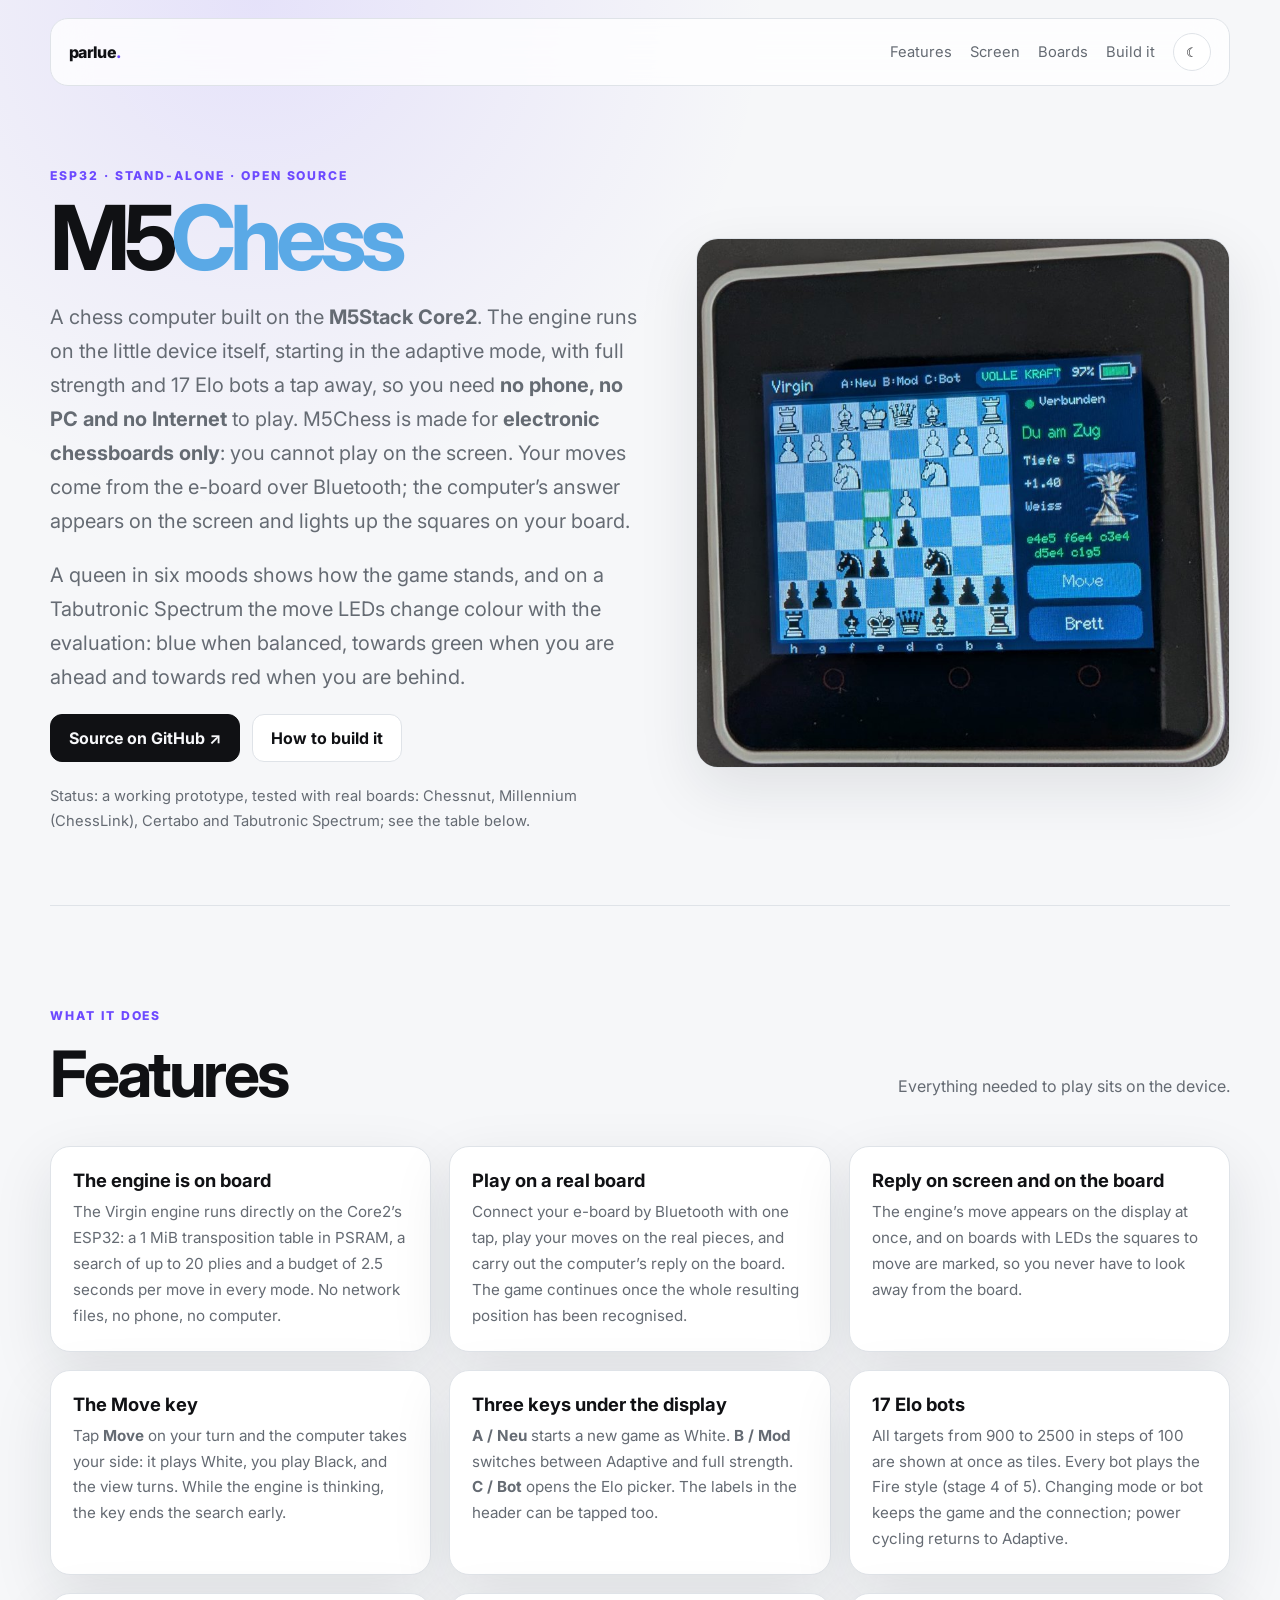
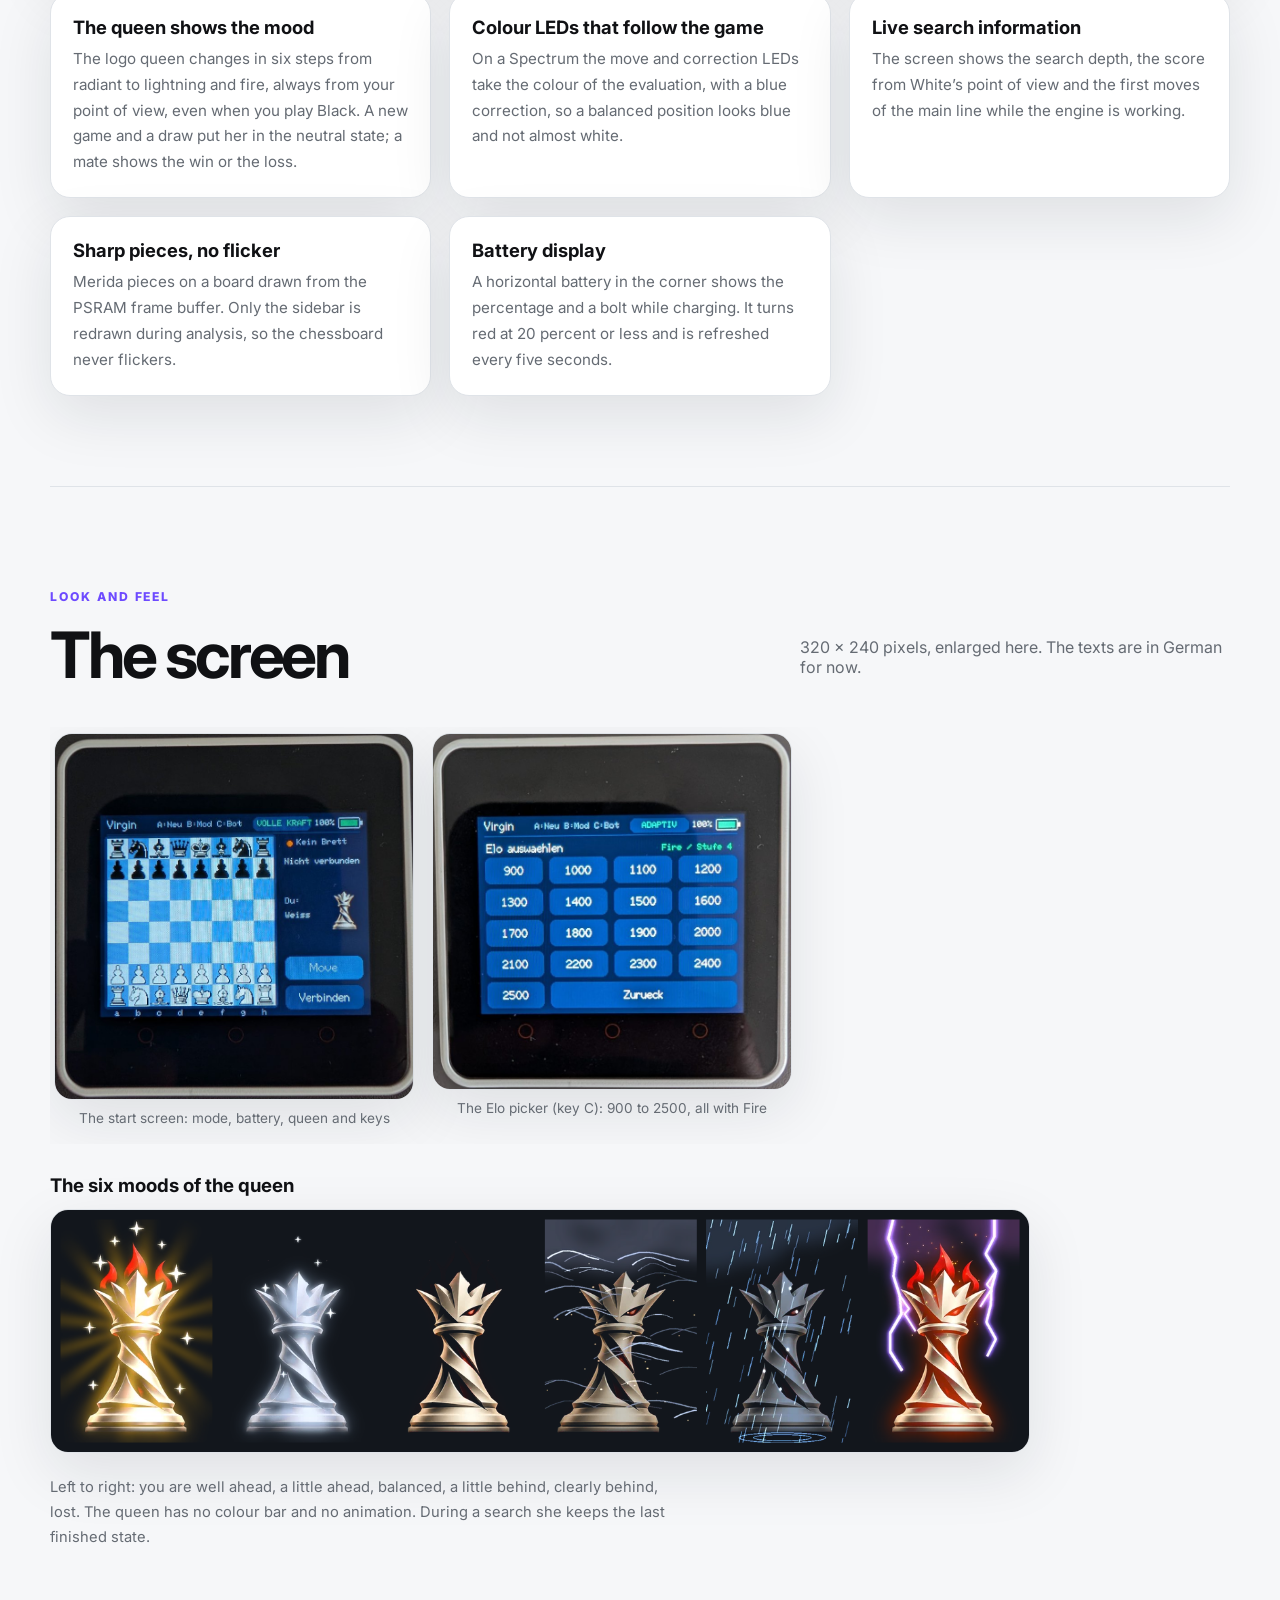
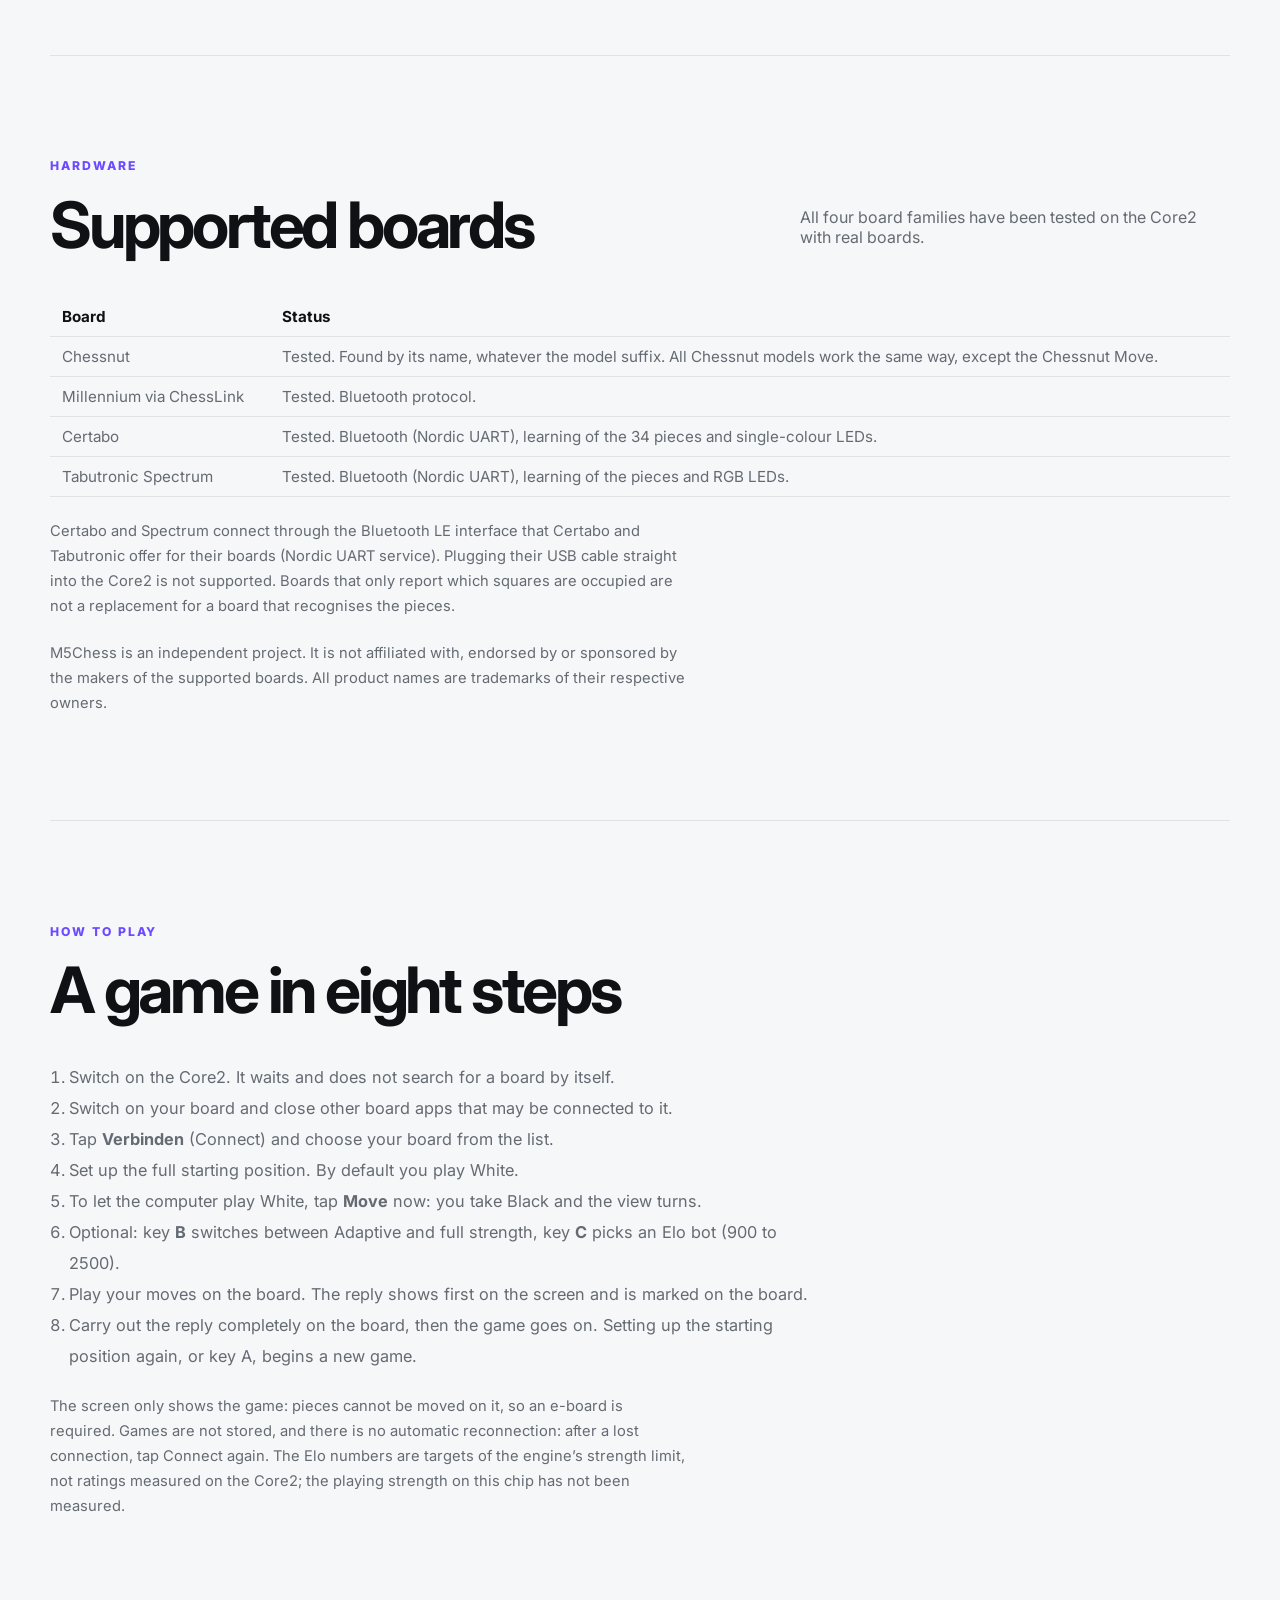
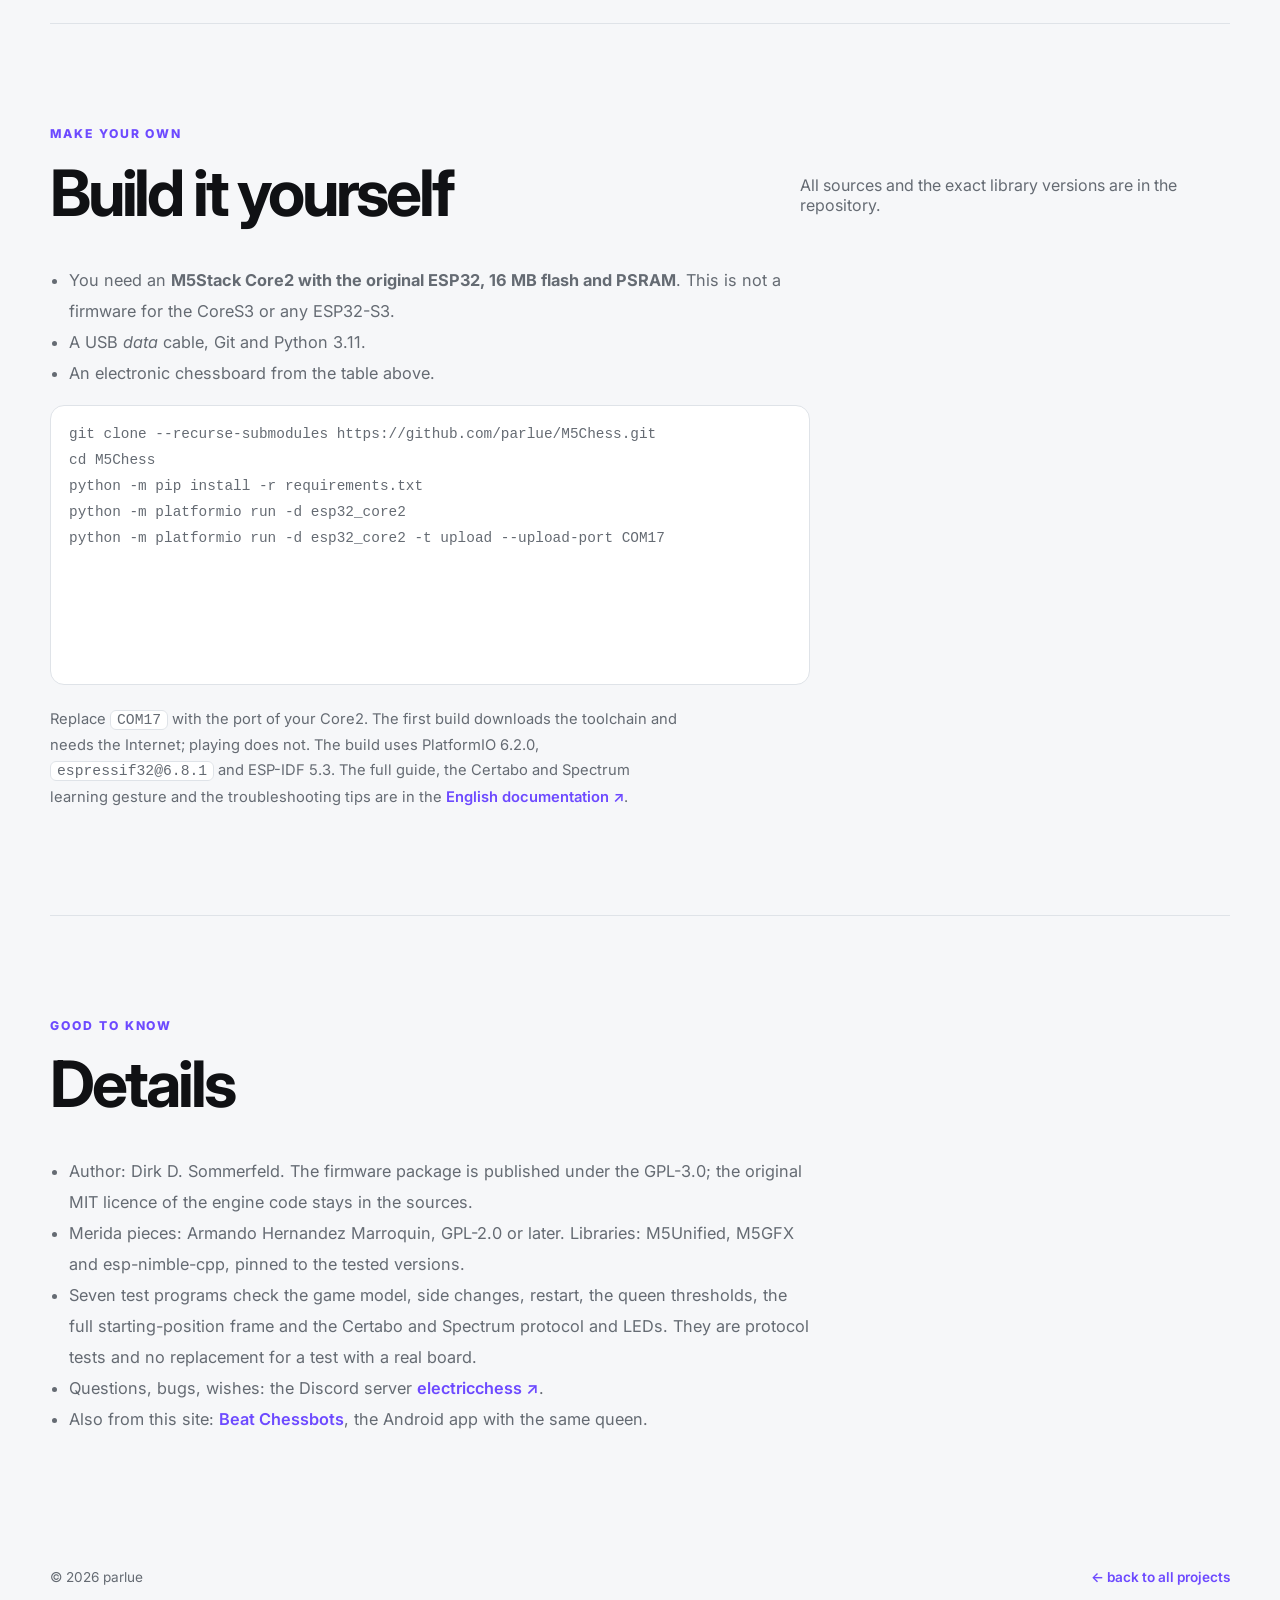
<file: m5chess/index.html>
<!doctype html>
<html lang="en">
<head>
  <meta charset="utf-8">
  <meta name="viewport" content="width=device-width, initial-scale=1">
  <meta name="description" content="M5Chess: a stand-alone chess computer on the M5Stack Core2. The Virgin engine runs on the device and plays on your Bluetooth e-board (it cannot be played on the screen), with adaptive, full-strength and 17 Elo bots, a mood queen and board LEDs; no phone or PC needed.">
  <title>M5Chess – a chess computer on the M5Stack Core2</title>
  <link rel="preconnect" href="https://fonts.googleapis.com">
  <link rel="preconnect" href="https://fonts.gstatic.com" crossorigin>
  <link href="https://fonts.googleapis.com/css2?family=Inter:wght@400;500;600;700;800&display=swap" rel="stylesheet">
  <link rel="stylesheet" href="../styles.css">
  <link rel="stylesheet" href="../echesstactics/project.css">
</head>
<body>
  <header class="site-header">
    <a class="brand" href="../">parlue<span>.</span></a>
    <nav>
      <a href="#features">Features</a>
      <a href="#screens">Screen</a>
      <a href="#boards">Boards</a>
      <a href="#build">Build it</a>
      <button id="themeToggle" class="icon-button" aria-label="Toggle dark mode">☾</button>
    </nav>
  </header>

  <main id="top">
    <section class="pp-hero">
      <div>
        <p class="eyebrow">ESP32 · stand-alone · open source</p>
        <h1 class="pp-title">M5<span class="pp-blue">Chess</span></h1>
        <p class="lead">
          A chess computer built on the <strong>M5Stack Core2</strong>. The engine runs on the little device itself,
          starting in the adaptive mode, with full strength and 17 Elo bots a tap away, so you need <strong>no phone, no PC and no Internet</strong> to play. M5Chess is made
          for <strong>electronic chessboards only</strong>: you cannot play on the screen. Your moves come
          from the e-board over Bluetooth; the computer’s answer appears on the screen and
          lights up the squares on your board.
        </p>
        <p class="lead">
          A queen in six moods shows how the game stands, and on a Tabutronic Spectrum the move LEDs change colour
          with the evaluation: blue when balanced, towards green when you are ahead and towards red when you are behind.
        </p>
        <div class="hero-actions">
          <a class="button primary" href="https://github.com/parlue/M5Chess" target="_blank" rel="noreferrer">Source on GitHub ↗</a>
          <a class="button secondary" href="#build">How to build it</a>
        </div>
        <p class="pp-note">
          Status: a working prototype, tested with real boards: Chessnut, Millennium (ChessLink), Certabo and
          Tabutronic Spectrum; see the table below.
        </p>
      </div>
      <div class="pp-hero-media">
        <img src="../assets/m5chess/core2-game.jpg" alt="The M5Stack Core2 running M5Chess in full-strength mode: board, search depth, evaluation, queen and the Move and Board keys">
      </div>
    </section>

    <section id="features" class="section">
      <div class="section-heading">
        <div>
          <p class="eyebrow">What it does</p>
          <h2>Features</h2>
        </div>
        <p>Everything needed to play sits on the device.</p>
      </div>
      <div class="pp-grid">
        <article class="pp-card">
          <h3>The engine is on board</h3>
          <p>The Virgin engine runs directly on the Core2’s ESP32: a 1 MiB transposition table in PSRAM,
             a search of up to 20 plies and a budget of 2.5 seconds per move in every mode. No network files, no phone, no computer.</p>
        </article>
        <article class="pp-card">
          <h3>Play on a real board</h3>
          <p>Connect your e-board by Bluetooth with one tap, play your moves on the real pieces, and carry out the computer’s reply
             on the board. The game continues once the whole resulting position has been recognised.</p>
        </article>
        <article class="pp-card">
          <h3>Reply on screen and on the board</h3>
          <p>The engine’s move appears on the display at once, and on boards with LEDs the squares to move are marked,
             so you never have to look away from the board.</p>
        </article>
        <article class="pp-card">
          <h3>The Move key</h3>
          <p>Tap <strong>Move</strong> on your turn and the computer takes your side: it plays White, you play Black, and the view turns.
             While the engine is thinking, the key ends the search early.</p>
        </article>
        <article class="pp-card">
          <h3>Three keys under the display</h3>
          <p><strong>A / Neu</strong> starts a new game as White. <strong>B / Mod</strong> switches between Adaptive and full strength.
             <strong>C / Bot</strong> opens the Elo picker. The labels in the header can be tapped too.</p>
        </article>
        <article class="pp-card">
          <h3>17 Elo bots</h3>
          <p>All targets from 900 to 2500 in steps of 100 are shown at once as tiles. Every bot plays the Fire style (stage 4 of 5).
             Changing mode or bot keeps the game and the connection; power cycling returns to Adaptive.</p>
        </article>
        <article class="pp-card">
          <h3>The queen shows the mood</h3>
          <p>The logo queen changes in six steps from radiant to lightning and fire, always from your point of view,
             even when you play Black. A new game and a draw put her in the neutral state; a mate shows the win or the loss.</p>
        </article>
        <article class="pp-card">
          <h3>Colour LEDs that follow the game</h3>
          <p>On a Spectrum the move and correction LEDs take the colour of the evaluation, with a blue correction, so
             a balanced position looks blue and not almost white.</p>
        </article>
        <article class="pp-card">
          <h3>Live search information</h3>
          <p>The screen shows the search depth, the score from White’s point of view and the first moves of the main line while
             the engine is working.</p>
        </article>
        <article class="pp-card">
          <h3>Sharp pieces, no flicker</h3>
          <p>Merida pieces on a board drawn from the PSRAM frame buffer. Only the sidebar is redrawn during analysis,
             so the chessboard never flickers.</p>
        </article>
        <article class="pp-card">
          <h3>Battery display</h3>
          <p>A horizontal battery in the corner shows the percentage and a bolt while charging. It turns red at 20 percent
             or less and is refreshed every five seconds.</p>
        </article>
      </div>
    </section>

    <section id="screens" class="section">
      <div class="section-heading">
        <div>
          <p class="eyebrow">Look and feel</p>
          <h2>The screen</h2>
        </div>
        <p>320 × 240 pixels, enlarged here. The texts are in German for now.</p>
      </div>
      <div class="pp-shots">
        <figure style="width:360px"><img src="../assets/m5chess/core2-start.jpg" alt="Start screen of M5Chess: starting position, mode, battery, queen, Move and Connect keys" loading="lazy"><figcaption>The start screen: mode, battery, queen and keys</figcaption></figure>
        <figure style="width:360px"><img src="../assets/m5chess/core2-elo.jpg" alt="The Elo picker of M5Chess: 17 tiles from 900 to 2500" loading="lazy"><figcaption>The Elo picker (key C): 900 to 2500, all with Fire</figcaption></figure>
      </div>
      <h3 style="margin:30px 0 12px">The six moods of the queen</h3>
      <img class="pp-wide" src="../assets/m5chess/queen-moods.png" alt="The six states of the queen: radiant, silvery, plain, in a storm, in the rain, with lightning and fire" loading="lazy">
      <p class="pp-note">Left to right: you are well ahead, a little ahead, balanced, a little behind, clearly behind, lost. The queen has no colour bar and no animation. During a search she keeps the last finished state.</p>
    </section>

    <section id="boards" class="section">
      <div class="section-heading">
        <div>
          <p class="eyebrow">Hardware</p>
          <h2>Supported boards</h2>
        </div>
        <p>All four board families have been tested on the Core2 with real boards.</p>
      </div>
      <table class="doc-table">
        <thead><tr><th>Board</th><th>Status</th></tr></thead>
        <tbody>
          <tr><td>Chessnut</td><td>Tested. Found by its name, whatever the model suffix. All Chessnut models work the same way, except the Chessnut Move.</td></tr>
          <tr><td>Millennium via ChessLink</td><td>Tested. Bluetooth protocol.</td></tr>
          <tr><td>Certabo</td><td>Tested. Bluetooth (Nordic UART), learning of the 34 pieces and single-colour LEDs.</td></tr>
          <tr><td>Tabutronic Spectrum</td><td>Tested. Bluetooth (Nordic UART), learning of the pieces and RGB LEDs.</td></tr>
        </tbody>
      </table>
      <p class="pp-note">Certabo and Spectrum connect through the Bluetooth LE interface that Certabo and Tabutronic offer for their boards (Nordic UART service). Plugging their USB cable straight into the Core2 is not supported.
         Boards that only report which squares are occupied are not a replacement for a board that recognises the pieces.</p>
      <p class="pp-note">M5Chess is an independent project. It is not affiliated with, endorsed by or sponsored by the makers of the supported boards. All product names are trademarks of their respective owners.</p>
    </section>

    <section id="play" class="section">
      <div class="section-heading">
        <div>
          <p class="eyebrow">How to play</p>
          <h2>A game in eight steps</h2>
        </div>
      </div>
      <ol class="pp-list">
        <li>Switch on the Core2. It waits and does not search for a board by itself.</li>
        <li>Switch on your board and close other board apps that may be connected to it.</li>
        <li>Tap <strong>Verbinden</strong> (Connect) and choose your board from the list.</li>
        <li>Set up the full starting position. By default you play White.</li>
        <li>To let the computer play White, tap <strong>Move</strong> now: you take Black and the view turns.</li>
        <li>Optional: key <strong>B</strong> switches between Adaptive and full strength, key <strong>C</strong> picks an Elo bot (900 to 2500).</li>
        <li>Play your moves on the board. The reply shows first on the screen and is marked on the board.</li>
        <li>Carry out the reply completely on the board, then the game goes on. Setting up the starting position again, or key A, begins a new game.</li>
      </ol>
      <p class="pp-note">The screen only shows the game: pieces cannot be moved on it, so an e-board is required. Games are not stored, and there is no automatic reconnection: after a lost connection, tap Connect again. The Elo numbers are targets of the engine’s strength limit, not ratings measured on the Core2; the playing strength on this chip has not been measured.</p>
    </section>

    <section id="build" class="section">
      <div class="section-heading">
        <div>
          <p class="eyebrow">Make your own</p>
          <h2>Build it yourself</h2>
        </div>
        <p>All sources and the exact library versions are in the repository.</p>
      </div>
      <ul class="pp-list">
        <li>You need an <strong>M5Stack Core2 with the original ESP32, 16 MB flash and PSRAM</strong>. This is not a firmware for the CoreS3 or any ESP32-S3.</li>
        <li>A USB <em>data</em> cable, Git and Python 3.11.</li>
        <li>An electronic chessboard from the table above.</li>
      </ul>
      <pre class="pp-code"><code>git clone --recurse-submodules https://github.com/parlue/M5Chess.git
cd M5Chess
python -m pip install -r requirements.txt
python -m platformio run -d esp32_core2
python -m platformio run -d esp32_core2 -t upload --upload-port COM17</code></pre>
      <p class="pp-note">Replace <code>COM17</code> with the port of your Core2. The first build downloads the toolchain and needs the Internet; playing does not. The build uses PlatformIO 6.2.0, <code>espressif32@6.8.1</code> and ESP-IDF 5.3. The full guide, the Certabo and Spectrum learning gesture and the troubleshooting tips are in the
         <a href="https://github.com/parlue/M5Chess/blob/main/docs/ENGLISH.md" target="_blank" rel="noreferrer">English documentation ↗</a>.</p>
    </section>

    <section id="more" class="section">
      <div class="section-heading">
        <div>
          <p class="eyebrow">Good to know</p>
          <h2>Details</h2>
        </div>
      </div>
      <ul class="pp-list">
        <li>Author: Dirk D. Sommerfeld. The firmware package is published under the GPL-3.0; the original MIT licence of the engine code stays in the sources.</li>
        <li>Merida pieces: Armando Hernandez Marroquin, GPL-2.0 or later. Libraries: M5Unified, M5GFX and esp-nimble-cpp, pinned to the tested versions.</li>
        <li>Seven test programs check the game model, side changes, restart, the queen thresholds, the full starting-position frame and the Certabo and Spectrum protocol and LEDs. They are protocol tests and no replacement for a test with a real board.</li>
        <li>Questions, bugs, wishes: the Discord server <a href="https://discord.gg/AdZukFtBf" target="_blank" rel="noreferrer">electricchess ↗</a>.</li>
        <li>Also from this site: <a href="../beatchessbots/">Beat Chessbots</a>, the Android app with the same queen.</li>
      </ul>
    </section>
  </main>

  <footer>
    <span>© <span id="year"></span> parlue</span>
    <span><a href="../">← back to all projects</a></span>
  </footer>

  <script src="../script.js"></script>
</body>
</html>
</file>
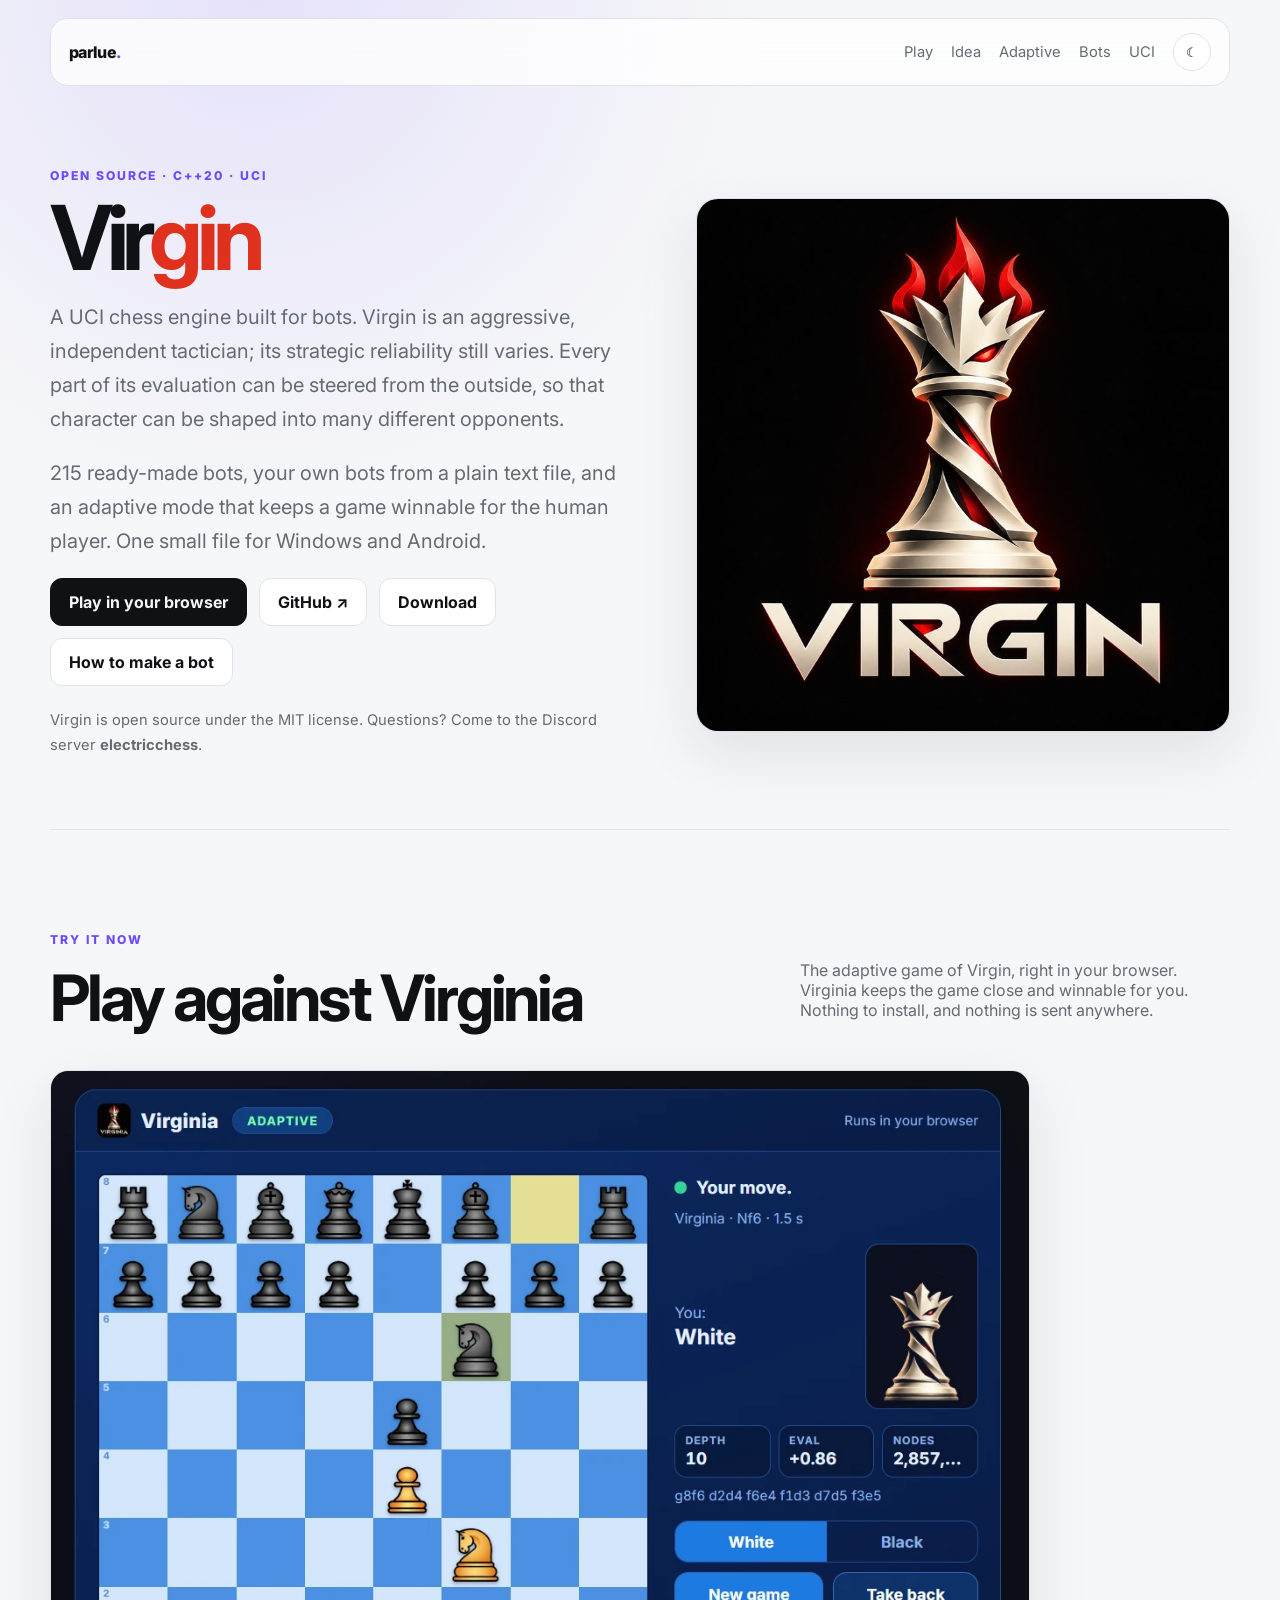
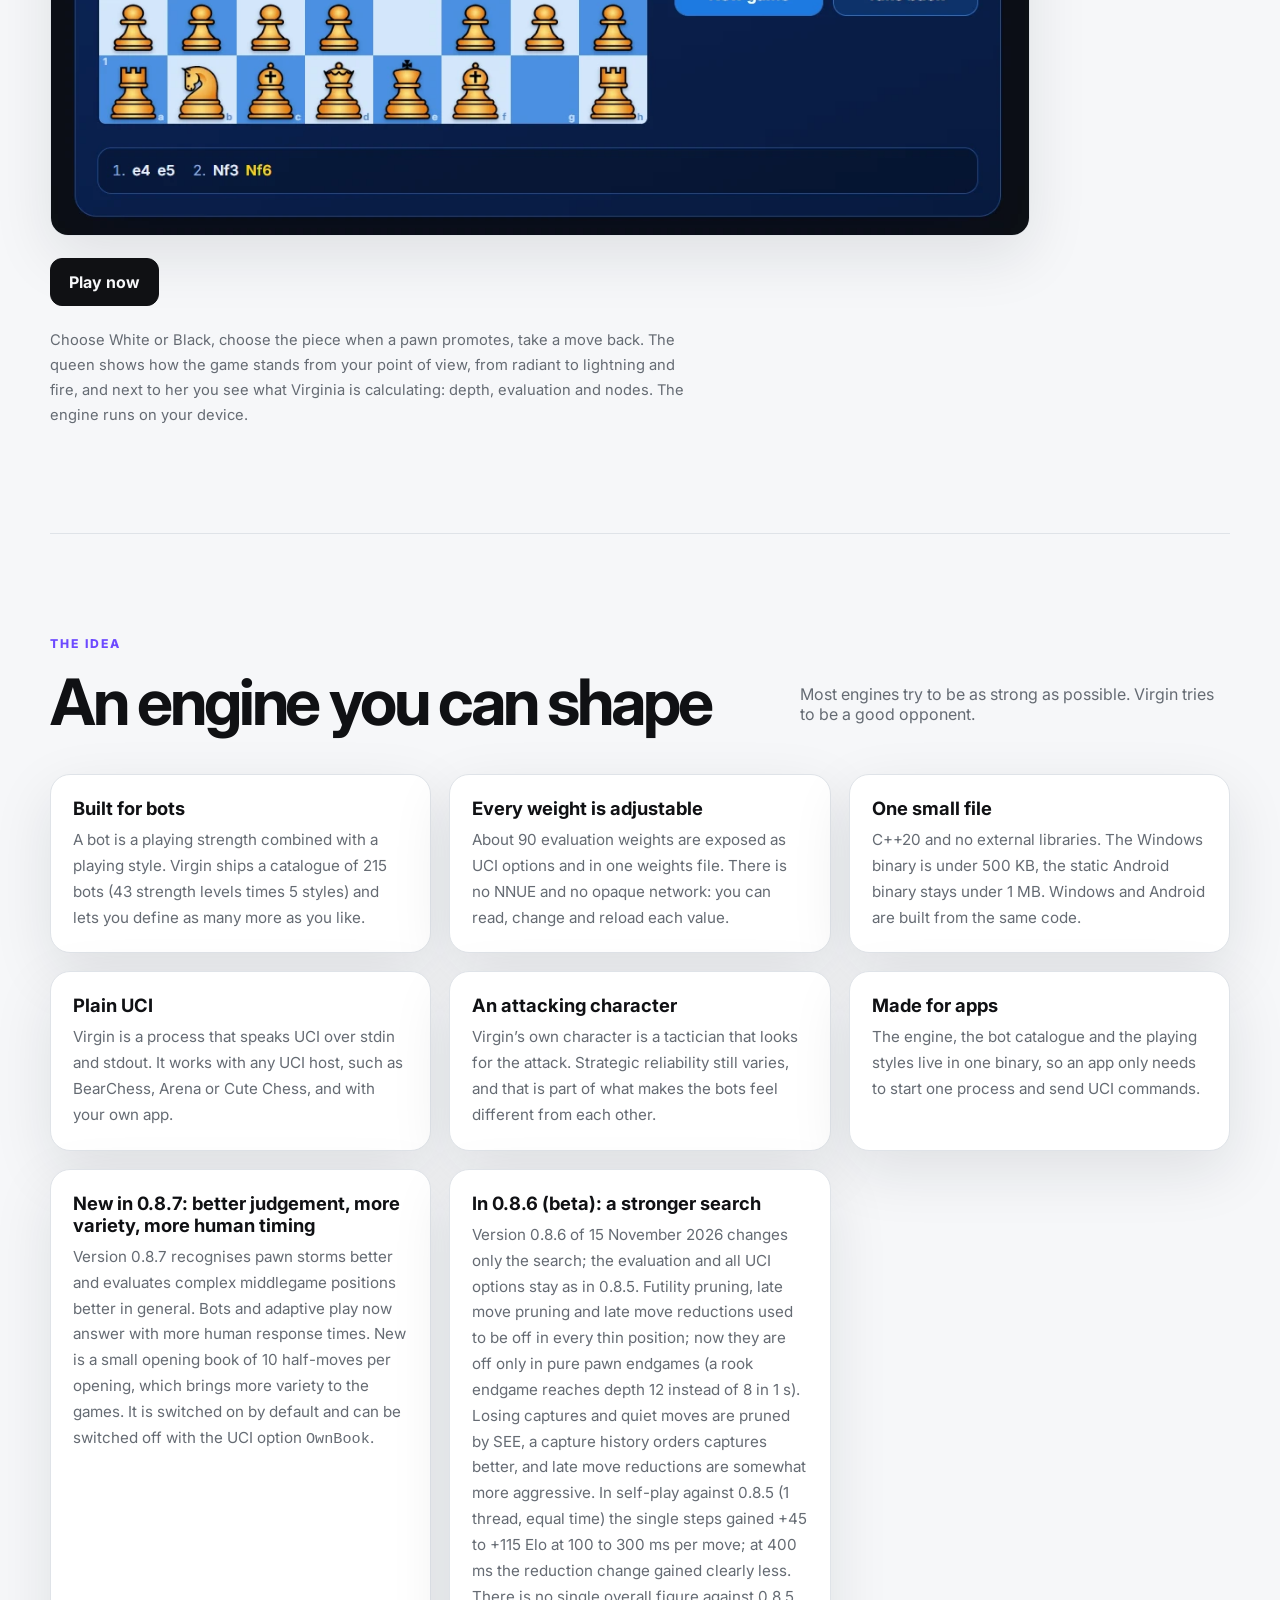
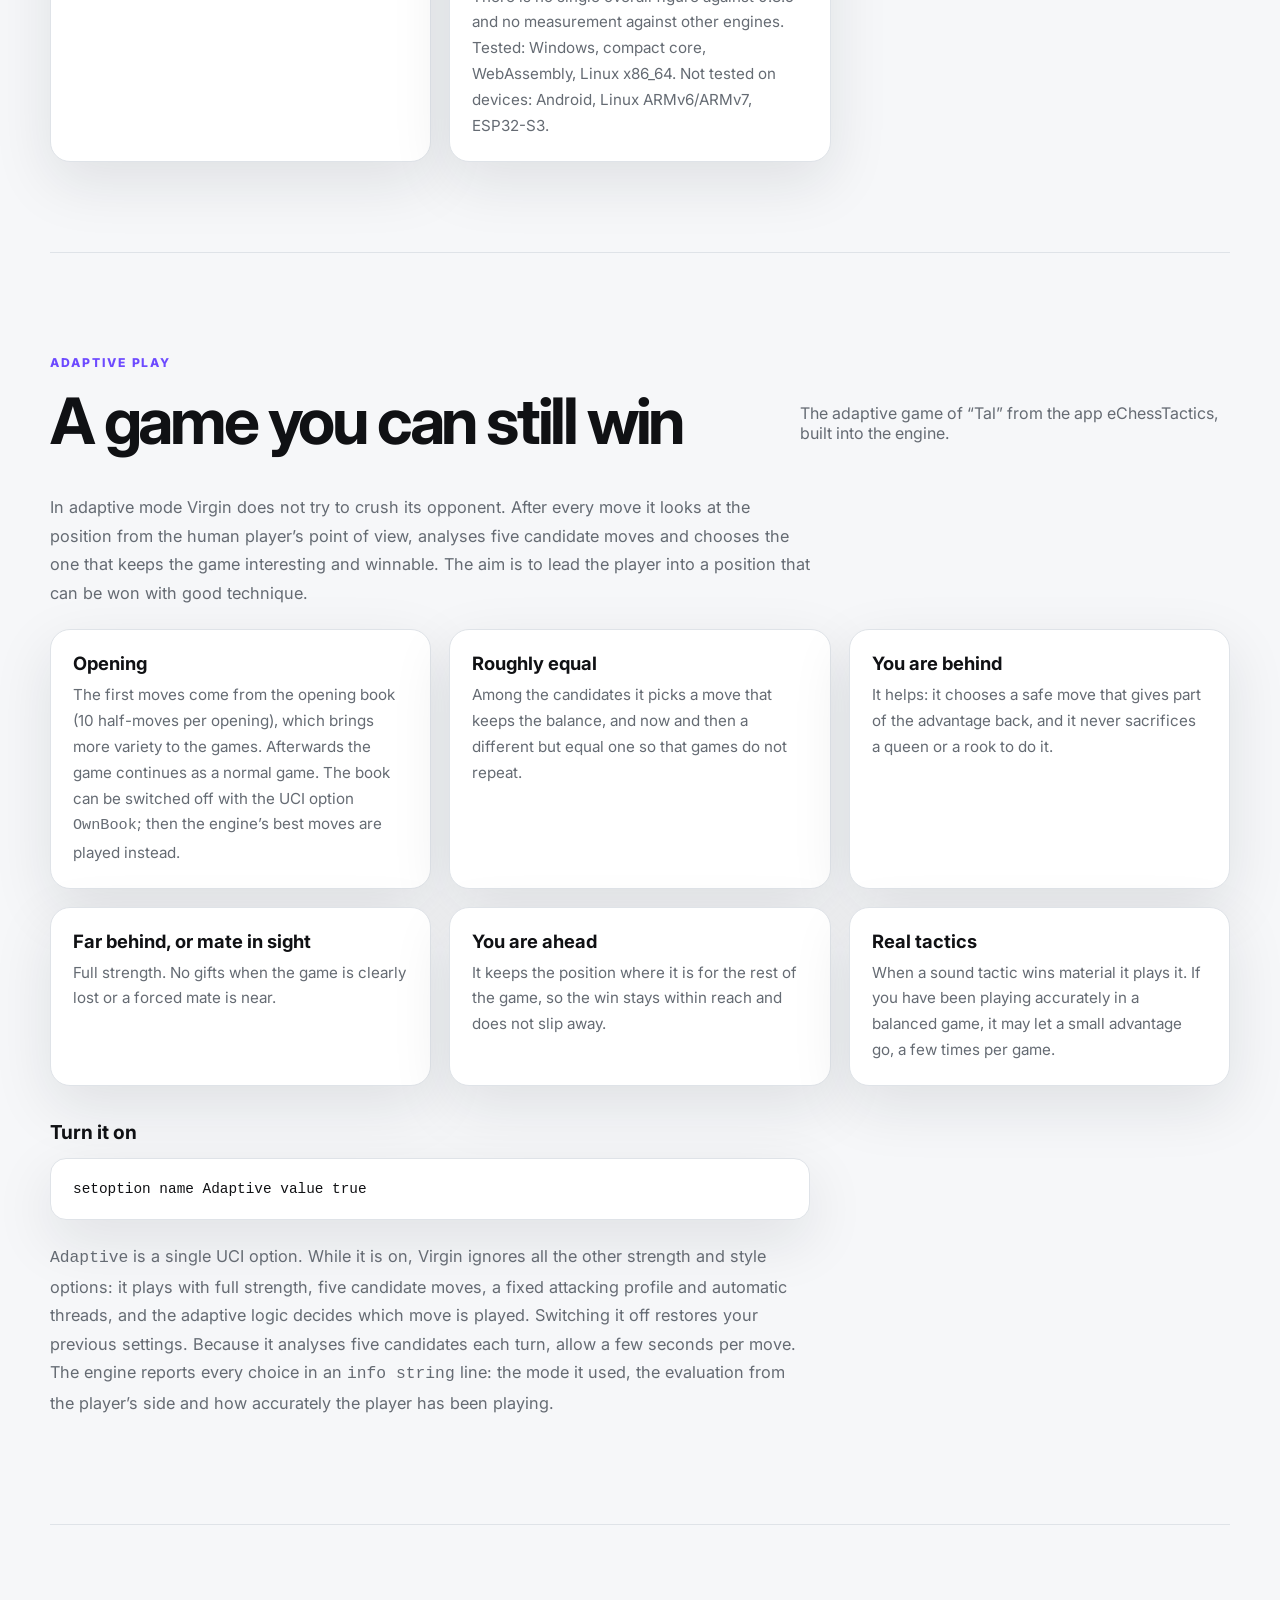
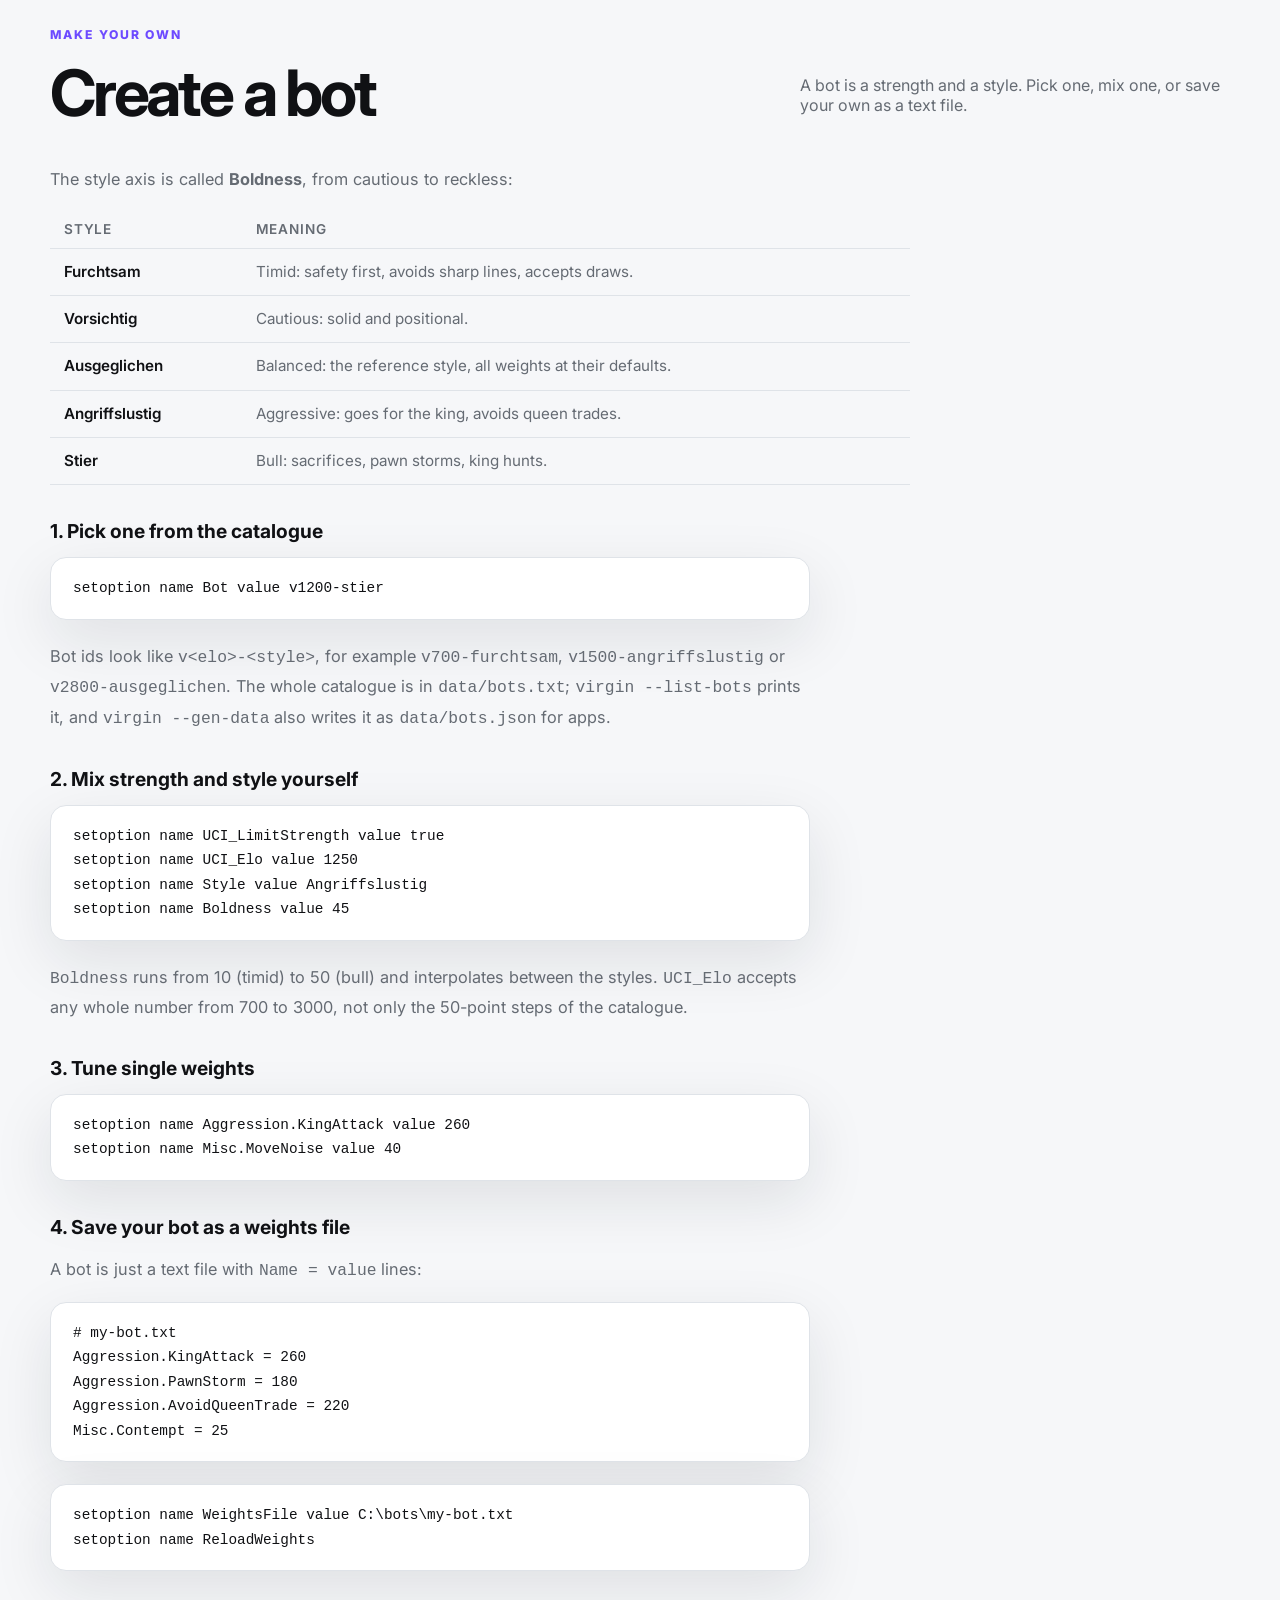
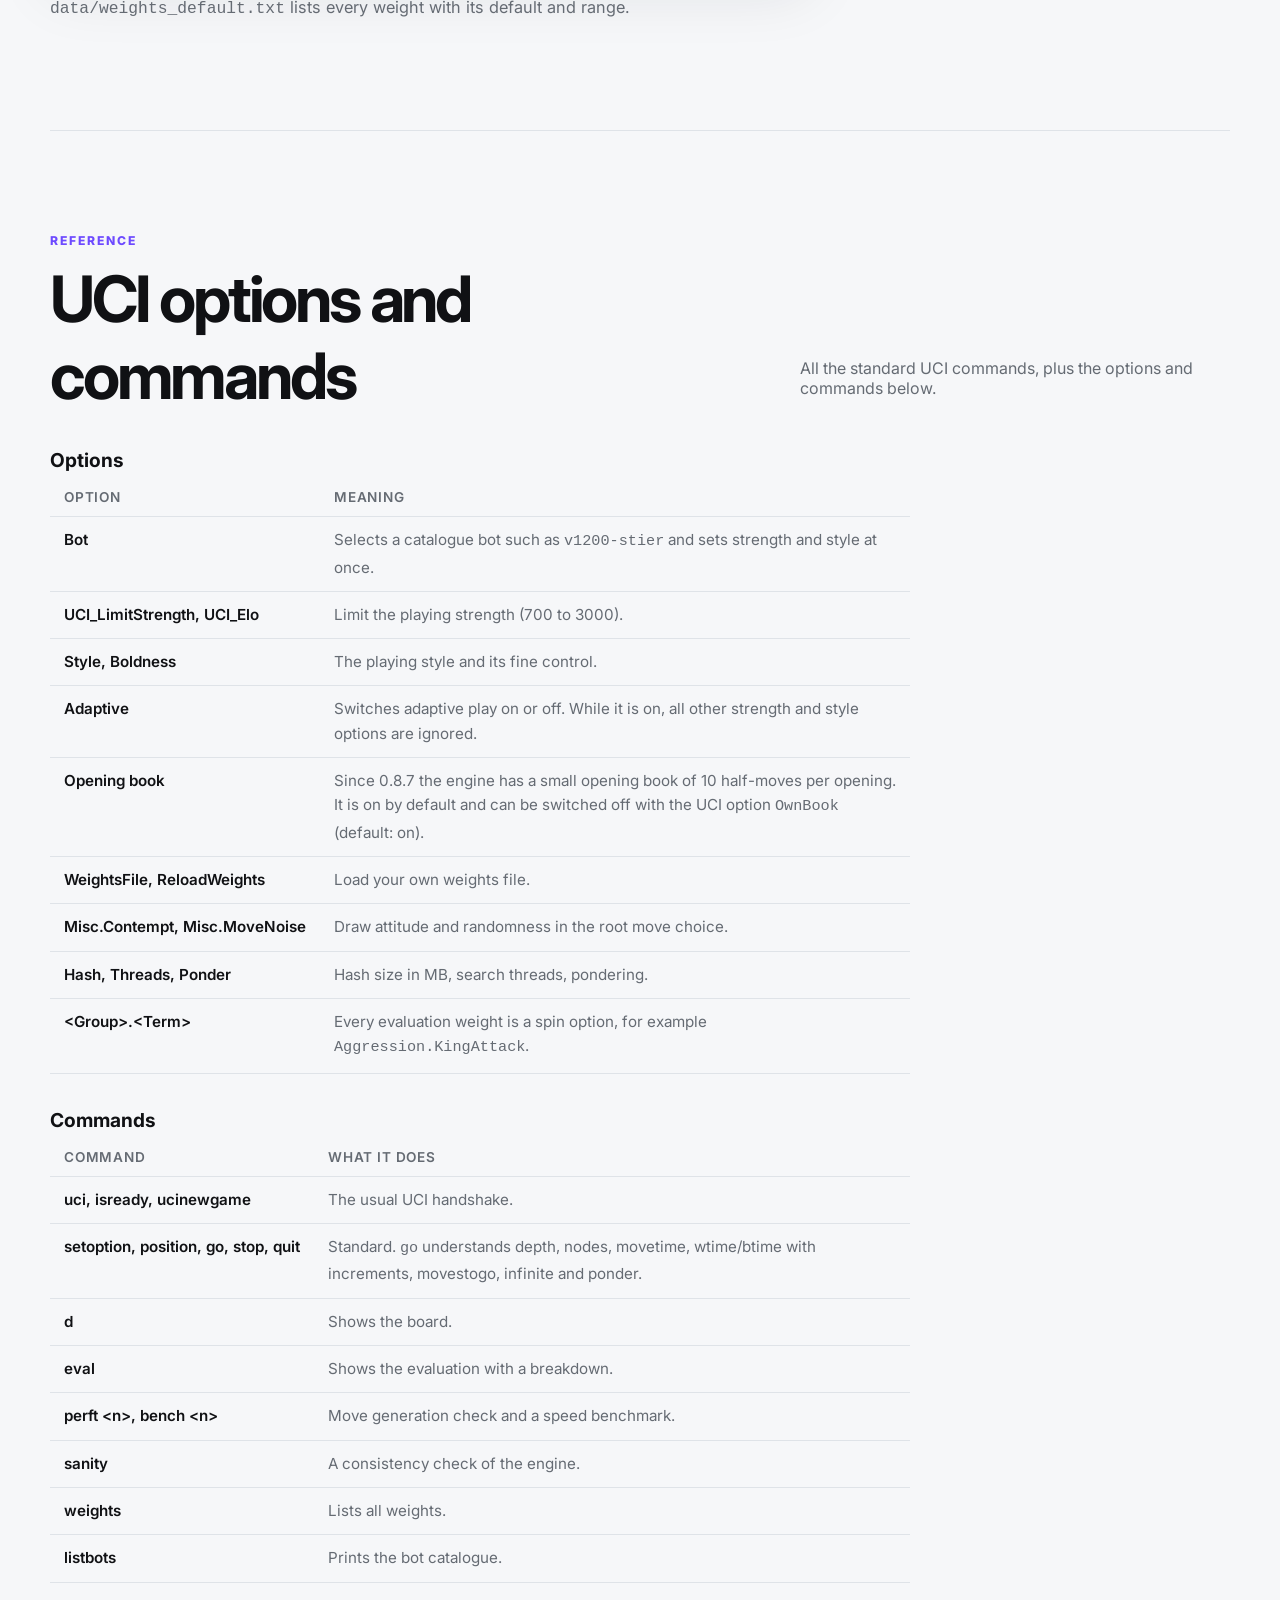
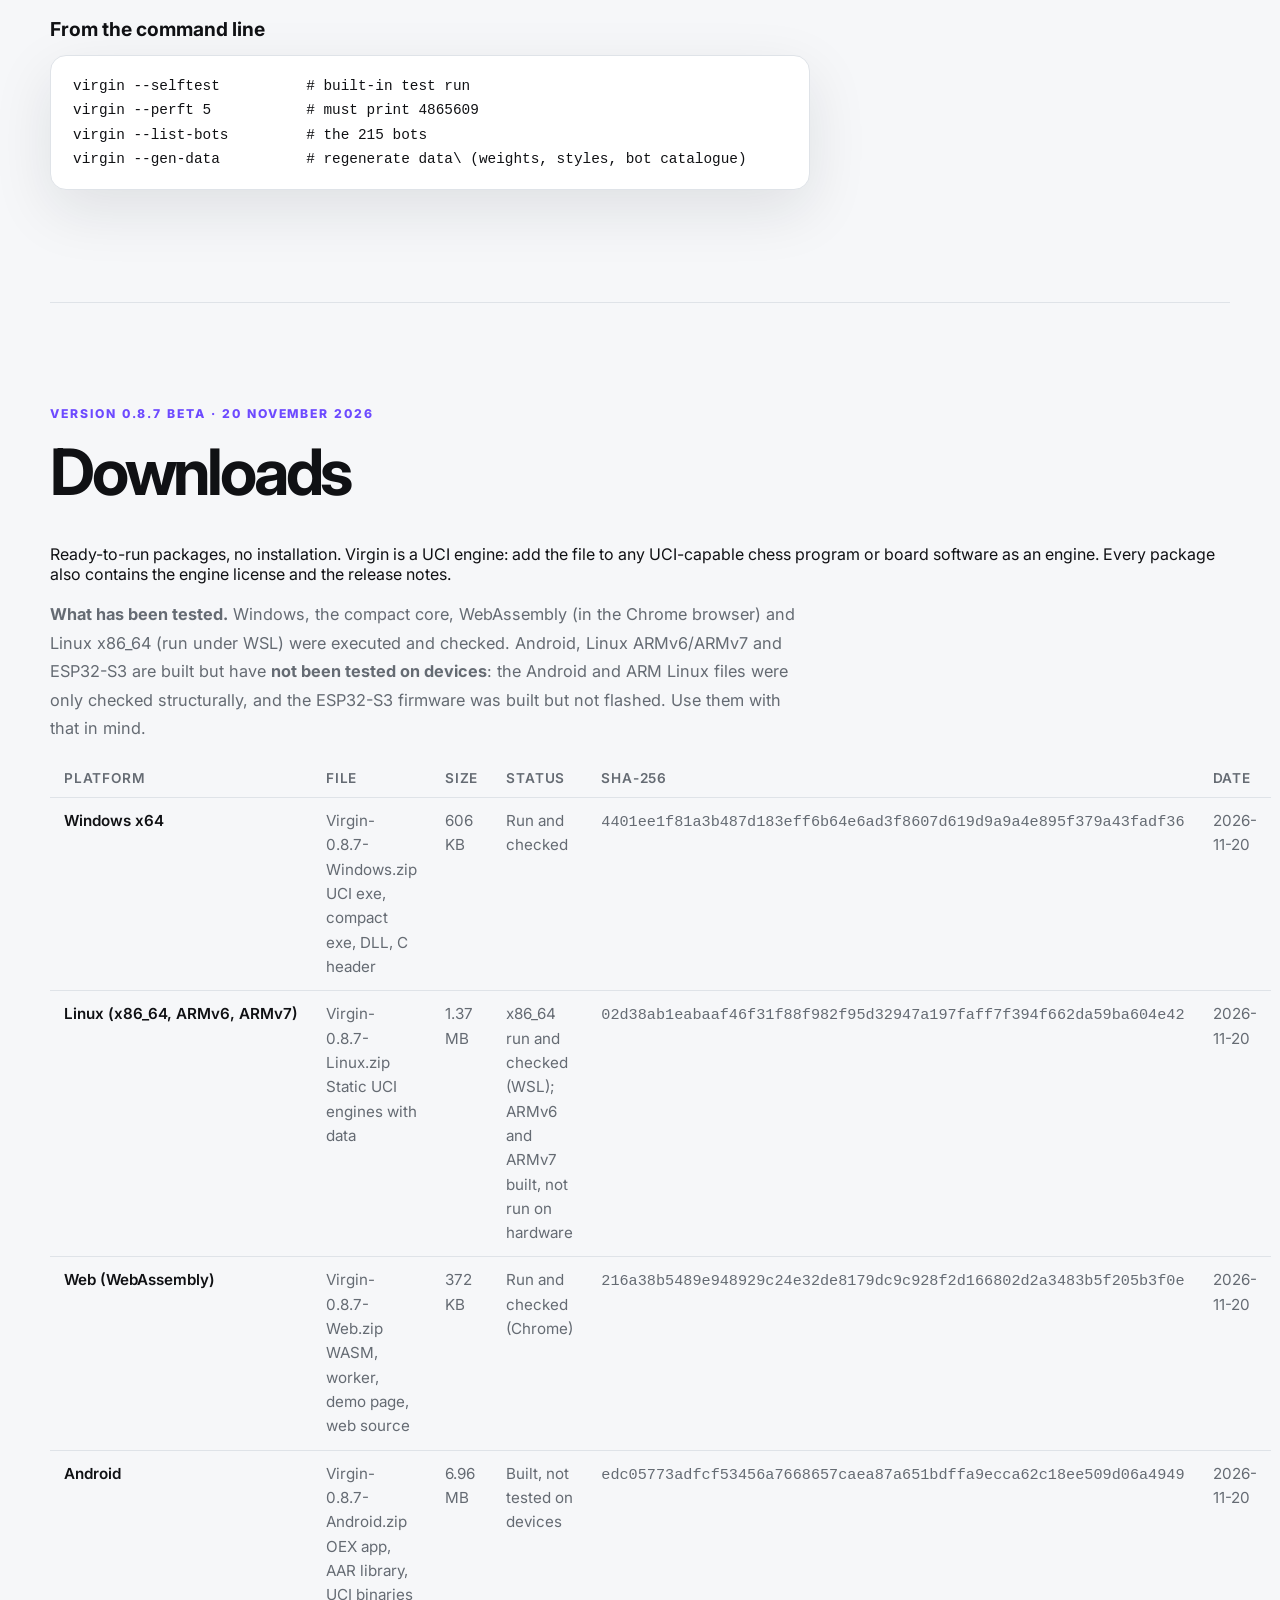
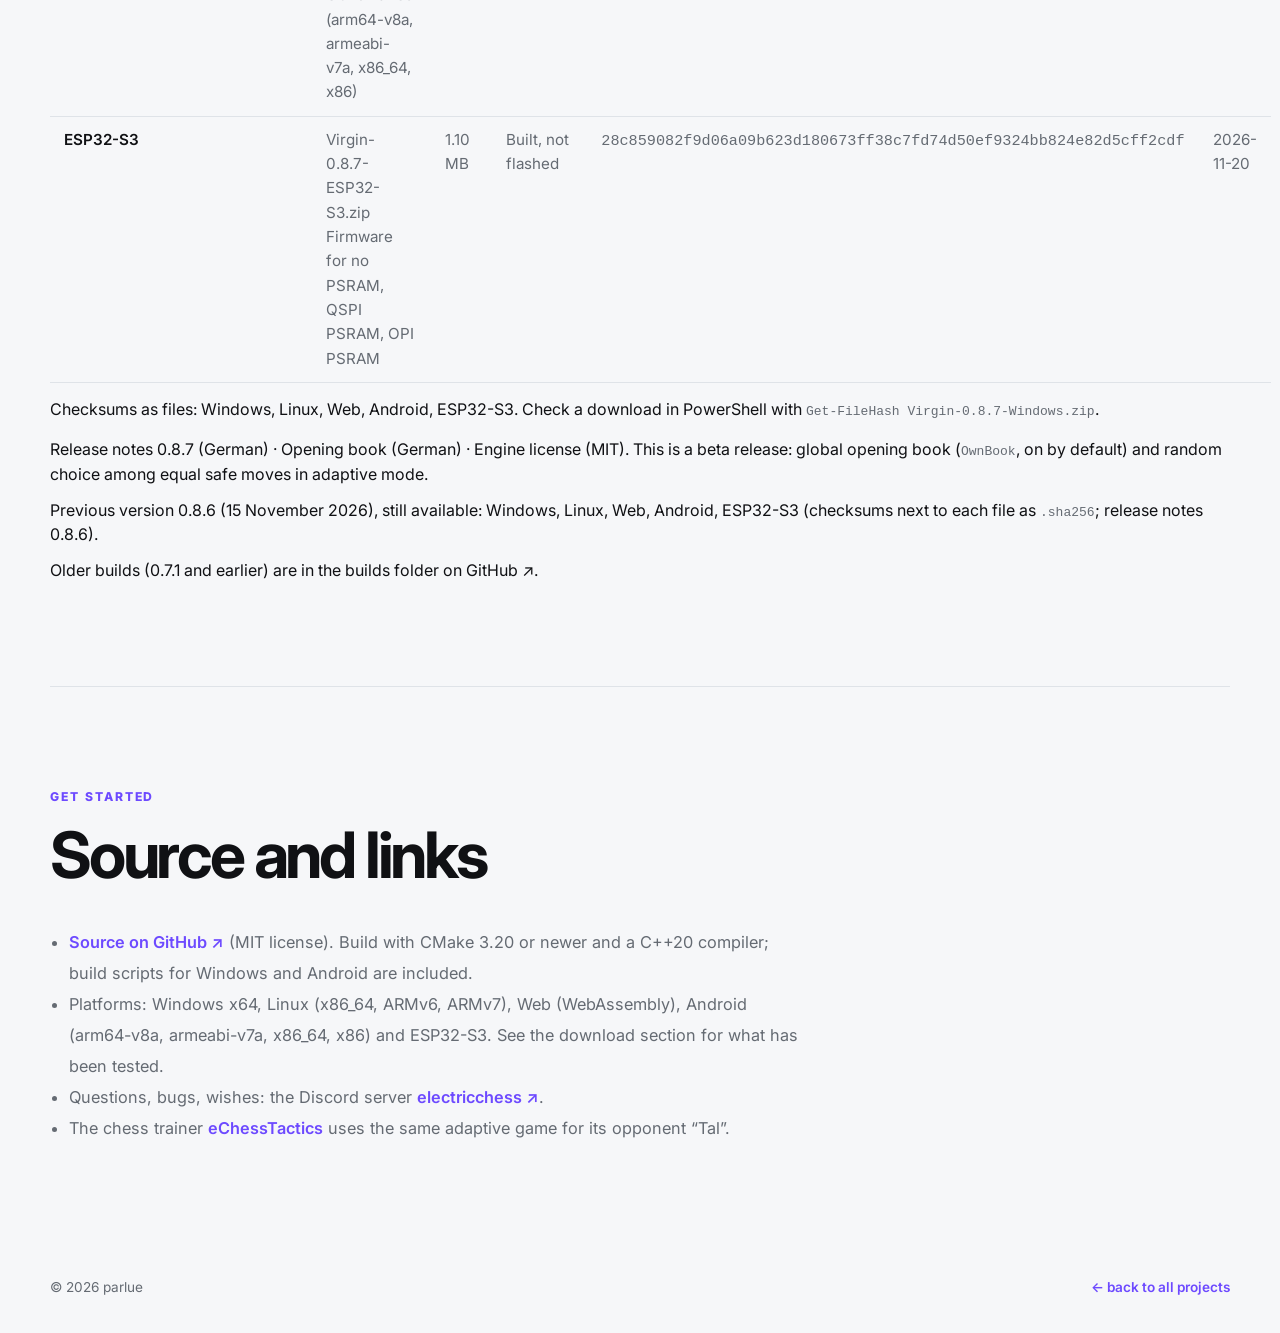
<file: virgin/index.html>
<!doctype html>
<html lang="en">
<head>
  <meta charset="utf-8">
  <meta name="viewport" content="width=device-width, initial-scale=1">
  <meta name="description" content="Virgin: an open-source UCI chess engine built for bots. 215 ready-made bots, every evaluation weight adjustable, an adaptive mode that keeps a game winnable for the human, one small file for Windows and Android.">
  <title>Virgin – a UCI chess engine for bots</title>
  <link rel="preconnect" href="https://fonts.googleapis.com">
  <link rel="preconnect" href="https://fonts.gstatic.com" crossorigin>
  <link href="https://fonts.googleapis.com/css2?family=Inter:wght@400;500;600;700;800&display=swap" rel="stylesheet">
  <link rel="stylesheet" href="../styles.css">
  <link rel="stylesheet" href="../echesstactics/project.css">
  <style>
    .pp-code { margin: 14px 0 22px; padding: 18px 22px; min-height: 0; max-width: 760px; border: 1px solid var(--line); background: var(--surface-solid); border-radius: 16px; box-shadow: var(--shadow); font-size: .9rem; }
    .pp-code code { color: var(--text); line-height: 1.7; white-space: pre; }
    .pp-table { border-collapse: collapse; width: 100%; max-width: 860px; font-size: .95rem; }
    .pp-table th, .pp-table td { text-align: left; vertical-align: top; padding: 11px 14px; border-bottom: 1px solid var(--line); }
    .pp-table th { color: var(--muted); font-weight: 600; font-size: .85rem; text-transform: uppercase; letter-spacing: .06em; }
    .pp-table td:first-child { white-space: nowrap; font-weight: 600; }
    .pp-table td { color: var(--muted); line-height: 1.6; }
    .pp-table td:first-child { color: var(--text); }
    .pp-step { margin: 34px 0 6px; font-size: 1.2rem; }
    .pp-text { color: var(--muted); line-height: 1.75; max-width: 760px; font-size: 1.02rem; }
    .pp-hero-media img { background: #020202; }
    @media (max-width: 640px) { .pp-table td:first-child { white-space: normal; } .pp-code { padding: 14px 16px; overflow-x: auto; } }
  </style>
</head>
<body>
  <header class="site-header">
    <a class="brand" href="../">parlue<span>.</span></a>
    <nav>
      <a href="play/">Play</a>
      <a href="#idea">Idea</a>
      <a href="#adaptive">Adaptive</a>
      <a href="#bots">Bots</a>
      <a href="#uci">UCI</a>
      <button id="themeToggle" class="icon-button" aria-label="Toggle dark mode">☾</button>
    </nav>
  </header>

  <main id="top">
    <section class="pp-hero">
      <div>
        <p class="eyebrow">Open source · C++20 · UCI</p>
        <h1 class="pp-title">Vir<span class="pp-blue" style="color:#e0301e">gin</span></h1>
        <p class="lead">
          A UCI chess engine built for bots. Virgin is an aggressive, independent tactician; its strategic
          reliability still varies. Every part of its evaluation can be steered from the outside, so that
          character can be shaped into many different opponents.
        </p>
        <p class="lead">
          215 ready-made bots, your own bots from a plain text file, and an adaptive mode that keeps a game
          winnable for the human player. One small file for Windows and Android.
        </p>
        <div class="hero-actions">
          <a class="button primary" href="play/">Play in your browser</a>
          <a class="button secondary" href="https://github.com/parlue/virgin" target="_blank" rel="noreferrer">GitHub ↗</a>
          <a class="button secondary" href="#download">Download</a>
          <a class="button secondary" href="#bots">How to make a bot</a>
        </div>
        <p class="pp-note">
          Virgin is open source under the MIT license. Questions? Come to the Discord server
          <strong>electricchess</strong>.
        </p>
      </div>
      <div class="pp-hero-media">
        <img src="../assets/virgin/logo.jpg" alt="The Virgin logo: a white chess queen with red flames">
      </div>
    </section>

    <section id="play" class="section">
      <div class="section-heading">
        <div>
          <p class="eyebrow">Try it now</p>
          <h2>Play against Virginia</h2>
        </div>
        <p>The adaptive game of Virgin, right in your browser. Virginia keeps the game close and winnable for you. Nothing to install, and nothing is sent anywhere.</p>
      </div>
      <a href="play/"><img class="pp-wide" src="../assets/virgin/play.webp" alt="Playing against Virginia in the browser: the board, the mood queen, and the depth, evaluation and nodes of her calculation" loading="lazy"></a>
      <div class="hero-actions" style="margin-top:22px">
        <a class="button primary" href="play/">Play now</a>
      </div>
      <p class="pp-note">
        Choose White or Black, choose the piece when a pawn promotes, take a move back. The queen shows how the game stands from your point of view,
        from radiant to lightning and fire, and next to her you see what Virginia is calculating: depth, evaluation and nodes.
        The engine runs on your device.
      </p>
    </section>

    <section id="idea" class="section">
      <div class="section-heading">
        <div>
          <p class="eyebrow">The idea</p>
          <h2>An engine you can shape</h2>
        </div>
        <p>Most engines try to be as strong as possible. Virgin tries to be a good opponent.</p>
      </div>
      <div class="pp-grid">
        <article class="pp-card">
          <h3>Built for bots</h3>
          <p>A bot is a playing strength combined with a playing style. Virgin ships a catalogue of 215 bots
             (43 strength levels times 5 styles) and lets you define as many more as you like.</p>
        </article>
        <article class="pp-card">
          <h3>Every weight is adjustable</h3>
          <p>About 90 evaluation weights are exposed as UCI options and in one weights file. There is no NNUE and no
             opaque network: you can read, change and reload each value.</p>
        </article>
        <article class="pp-card">
          <h3>One small file</h3>
          <p>C++20 and no external libraries. The Windows binary is under 500 KB, the static Android binary stays under
             1 MB. Windows and Android are built from the same code.</p>
        </article>
        <article class="pp-card">
          <h3>Plain UCI</h3>
          <p>Virgin is a process that speaks UCI over stdin and stdout. It works with any UCI host, such as BearChess,
             Arena or Cute Chess, and with your own app.</p>
        </article>
        <article class="pp-card">
          <h3>An attacking character</h3>
          <p>Virgin&rsquo;s own character is a tactician that looks for the attack. Strategic reliability still varies,
             and that is part of what makes the bots feel different from each other.</p>
        </article>
        <article class="pp-card">
          <h3>Made for apps</h3>
          <p>The engine, the bot catalogue and the playing styles live in one binary, so an app only needs to start one
             process and send UCI commands.</p>
        </article>
        <article class="pp-card">
          <h3>New in 0.8.7: better judgement, more variety, more human timing</h3>
          <p>Version 0.8.7 recognises pawn storms better and evaluates complex middlegame positions better in general.
             Bots and adaptive play now answer with more human response times.
             New is a small opening book of 10 half-moves per opening, which brings more variety to the games.
             It is switched on by default and can be switched off with the UCI option <code>OwnBook</code>.</p>
        </article>
        <article class="pp-card">
          <h3>In 0.8.6 (beta): a stronger search</h3>
          <p>Version 0.8.6 of 15 November 2026 changes only the search; the evaluation and all UCI options stay as in 0.8.5.
             Futility pruning, late move pruning and late move reductions used to be off in every thin position;
             now they are off only in pure pawn endgames (a rook endgame reaches depth 12 instead of 8 in 1 s). Losing captures and quiet moves are pruned by SEE,
             a capture history orders captures better, and late move reductions are somewhat more aggressive.
             In self-play against 0.8.5 (1 thread, equal time) the single steps gained +45 to +115 Elo at 100 to 300 ms per move;
             at 400 ms the reduction change gained clearly less. There is no single overall figure against 0.8.5 and no
             measurement against other engines. Tested: Windows, compact core, WebAssembly, Linux x86_64. Not tested on devices:
             Android, Linux ARMv6/ARMv7, ESP32-S3.</p>
        </article>
      </div>
    </section>

    <section id="adaptive" class="section">
      <div class="section-heading">
        <div>
          <p class="eyebrow">Adaptive play</p>
          <h2>A game you can still win</h2>
        </div>
        <p>The adaptive game of &ldquo;Tal&rdquo; from the app <a href="../echesstactics/">eChessTactics</a>, built into the engine.</p>
      </div>
      <p class="pp-text">
        In adaptive mode Virgin does not try to crush its opponent. After every move it looks at the position from the
        human player&rsquo;s point of view, analyses five candidate moves and chooses the one that keeps the game
        interesting and winnable. The aim is to lead the player into a position that can be won with good technique.
      </p>
      <div class="pp-grid" style="margin-top:22px">
        <article class="pp-card">
          <h3>Opening</h3>
          <p>The first moves come from the opening book (10 half-moves per opening), which brings more variety to the games.
             Afterwards the game continues as a normal game. The book can be switched off with the UCI option <code>OwnBook</code>;
             then the engine&rsquo;s best moves are played instead.</p>
        </article>
        <article class="pp-card">
          <h3>Roughly equal</h3>
          <p>Among the candidates it picks a move that keeps the balance, and now and then a different but equal one so
             that games do not repeat.</p>
        </article>
        <article class="pp-card">
          <h3>You are behind</h3>
          <p>It helps: it chooses a safe move that gives part of the advantage back, and it never sacrifices a queen or
             a rook to do it.</p>
        </article>
        <article class="pp-card">
          <h3>Far behind, or mate in sight</h3>
          <p>Full strength. No gifts when the game is clearly lost or a forced mate is near.</p>
        </article>
        <article class="pp-card">
          <h3>You are ahead</h3>
          <p>It keeps the position where it is for the rest of the game, so the win stays within reach and does not
             slip away.</p>
        </article>
        <article class="pp-card">
          <h3>Real tactics</h3>
          <p>When a sound tactic wins material it plays it. If you have been playing accurately in a balanced game, it
             may let a small advantage go, a few times per game.</p>
        </article>
      </div>
      <h3 class="pp-step">Turn it on</h3>
      <pre class="pp-code"><code>setoption name Adaptive value true</code></pre>
      <p class="pp-text">
        <code>Adaptive</code> is a single UCI option. While it is on, Virgin ignores all the other strength and style
        options: it plays with full strength, five candidate moves, a fixed attacking profile and automatic threads, and
        the adaptive logic decides which move is played. Switching it off restores your previous settings.
        Because it analyses five candidates each
        turn, allow a few seconds per move. The engine reports every choice in an <code>info string</code> line:
        the mode it used, the evaluation from the player&rsquo;s side and how accurately the player has been playing.
      </p>
    </section>

    <section id="bots" class="section">
      <div class="section-heading">
        <div>
          <p class="eyebrow">Make your own</p>
          <h2>Create a bot</h2>
        </div>
        <p>A bot is a strength and a style. Pick one, mix one, or save your own as a text file.</p>
      </div>

      <p class="pp-text">The style axis is called <strong>Boldness</strong>, from cautious to reckless:</p>
      <table class="pp-table">
        <thead><tr><th>Style</th><th>Meaning</th></tr></thead>
        <tbody>
          <tr><td>Furchtsam</td><td>Timid: safety first, avoids sharp lines, accepts draws.</td></tr>
          <tr><td>Vorsichtig</td><td>Cautious: solid and positional.</td></tr>
          <tr><td>Ausgeglichen</td><td>Balanced: the reference style, all weights at their defaults.</td></tr>
          <tr><td>Angriffslustig</td><td>Aggressive: goes for the king, avoids queen trades.</td></tr>
          <tr><td>Stier</td><td>Bull: sacrifices, pawn storms, king hunts.</td></tr>
        </tbody>
      </table>

      <h3 class="pp-step">1. Pick one from the catalogue</h3>
      <pre class="pp-code"><code>setoption name Bot value v1200-stier</code></pre>
      <p class="pp-text">
        Bot ids look like <code>v&lt;elo&gt;-&lt;style&gt;</code>, for example <code>v700-furchtsam</code>,
        <code>v1500-angriffslustig</code> or <code>v2800-ausgeglichen</code>. The whole catalogue is in
        <code>data/bots.txt</code>; <code>virgin --list-bots</code> prints it, and
        <code>virgin --gen-data</code> also writes it as <code>data/bots.json</code> for apps.
      </p>

      <h3 class="pp-step">2. Mix strength and style yourself</h3>
      <pre class="pp-code"><code>setoption name UCI_LimitStrength value true
setoption name UCI_Elo value 1250
setoption name Style value Angriffslustig
setoption name Boldness value 45</code></pre>
      <p class="pp-text">
        <code>Boldness</code> runs from 10 (timid) to 50 (bull) and interpolates between the styles.
        <code>UCI_Elo</code> accepts any whole number from 700 to 3000, not only the 50-point steps of the catalogue.
      </p>

      <h3 class="pp-step">3. Tune single weights</h3>
      <pre class="pp-code"><code>setoption name Aggression.KingAttack value 260
setoption name Misc.MoveNoise value 40</code></pre>

      <h3 class="pp-step">4. Save your bot as a weights file</h3>
      <p class="pp-text">A bot is just a text file with <code>Name = value</code> lines:</p>
      <pre class="pp-code"><code># my-bot.txt
Aggression.KingAttack = 260
Aggression.PawnStorm = 180
Aggression.AvoidQueenTrade = 220
Misc.Contempt = 25</code></pre>
      <pre class="pp-code"><code>setoption name WeightsFile value C:\bots\my-bot.txt
setoption name ReloadWeights</code></pre>
      <p class="pp-text">
        <code>data/weights_default.txt</code> lists every weight with its default and range.
      </p>
    </section>

    <section id="uci" class="section">
      <div class="section-heading">
        <div>
          <p class="eyebrow">Reference</p>
          <h2>UCI options and commands</h2>
        </div>
        <p>All the standard UCI commands, plus the options and commands below.</p>
      </div>

      <h3 class="pp-step" style="margin-top:0">Options</h3>
      <table class="pp-table">
        <thead><tr><th>Option</th><th>Meaning</th></tr></thead>
        <tbody>
          <tr><td>Bot</td><td>Selects a catalogue bot such as <code>v1200-stier</code> and sets strength and style at once.</td></tr>
          <tr><td>UCI_LimitStrength, UCI_Elo</td><td>Limit the playing strength (700 to 3000).</td></tr>
          <tr><td>Style, Boldness</td><td>The playing style and its fine control.</td></tr>
          <tr><td>Adaptive</td><td>Switches adaptive play on or off. While it is on, all other strength and style options are ignored.</td></tr>
          <tr><td>Opening book</td><td>Since 0.8.7 the engine has a small opening book of 10 half-moves per opening. It is on by default and can be switched off with the UCI option <code>OwnBook</code> (default: on).</td></tr>
          <tr><td>WeightsFile, ReloadWeights</td><td>Load your own weights file.</td></tr>
          <tr><td>Misc.Contempt, Misc.MoveNoise</td><td>Draw attitude and randomness in the root move choice.</td></tr>
          <tr><td>Hash, Threads, Ponder</td><td>Hash size in MB, search threads, pondering.</td></tr>
          <tr><td>&lt;Group&gt;.&lt;Term&gt;</td><td>Every evaluation weight is a spin option, for example <code>Aggression.KingAttack</code>.</td></tr>
        </tbody>
      </table>

      <h3 class="pp-step">Commands</h3>
      <table class="pp-table">
        <thead><tr><th>Command</th><th>What it does</th></tr></thead>
        <tbody>
          <tr><td>uci, isready, ucinewgame</td><td>The usual UCI handshake.</td></tr>
          <tr><td>setoption, position, go, stop, quit</td><td>Standard. <code>go</code> understands depth, nodes, movetime, wtime/btime with increments, movestogo, infinite and ponder.</td></tr>
          <tr><td>d</td><td>Shows the board.</td></tr>
          <tr><td>eval</td><td>Shows the evaluation with a breakdown.</td></tr>
          <tr><td>perft &lt;n&gt;, bench &lt;n&gt;</td><td>Move generation check and a speed benchmark.</td></tr>
          <tr><td>sanity</td><td>A consistency check of the engine.</td></tr>
          <tr><td>weights</td><td>Lists all weights.</td></tr>
          <tr><td>listbots</td><td>Prints the bot catalogue.</td></tr>
        </tbody>
      </table>

      <h3 class="pp-step">From the command line</h3>
      <pre class="pp-code"><code>virgin --selftest          # built-in test run
virgin --perft 5           # must print 4865609
virgin --list-bots         # the 215 bots
virgin --gen-data          # regenerate data\ (weights, styles, bot catalogue)</code></pre>
    </section>

    <section id="download" class="section">
      <div class="section-heading">
        <div>
          <p class="eyebrow">Version 0.8.7 Beta · 20 November 2026</p>
          <h2>Downloads</h2>
        </div>
      </div>
      <p>Ready-to-run packages, no installation. Virgin is a UCI engine: add the file to any UCI-capable chess program or board software as an engine. Every package also contains the engine license and the release notes.</p>
      <p class="pp-text">
        <strong>What has been tested.</strong> Windows, the compact core, WebAssembly (in the Chrome browser) and Linux x86_64
        (run under WSL) were executed and checked. Android, Linux ARMv6/ARMv7 and ESP32-S3 are built but have
        <strong>not been tested on devices</strong>: the Android and ARM Linux files were only checked structurally, and the ESP32-S3
        firmware was built but not flashed. Use them with that in mind.
      </p>
      <table class="pp-table">
        <thead><tr><th>Platform</th><th>File</th><th>Size</th><th>Status</th><th>SHA-256</th><th>Date</th></tr></thead>
        <tbody>
          <tr><td>Windows x64</td><td><a href="downloads/0.8.7/Virgin-0.8.7-Windows.zip">Virgin-0.8.7-Windows.zip</a><br>UCI exe, compact exe, DLL, C header</td><td>606 KB</td><td>Run and checked</td><td><code>4401ee1f81a3b487d183eff6b64e6ad3f8607d619d9a9a4e895f379a43fadf36</code></td><td>2026-11-20</td></tr>
          <tr><td>Linux (x86_64, ARMv6, ARMv7)</td><td><a href="downloads/0.8.7/Virgin-0.8.7-Linux.zip">Virgin-0.8.7-Linux.zip</a><br>Static UCI engines with data</td><td>1.37 MB</td><td>x86_64 run and checked (WSL); ARMv6 and ARMv7 built, not run on hardware</td><td><code>02d38ab1eabaaf46f31f88f982f95d32947a197faff7f394f662da59ba604e42</code></td><td>2026-11-20</td></tr>
          <tr><td>Web (WebAssembly)</td><td><a href="downloads/0.8.7/Virgin-0.8.7-Web.zip">Virgin-0.8.7-Web.zip</a><br>WASM, worker, demo page, web source</td><td>372 KB</td><td>Run and checked (Chrome)</td><td><code>216a38b5489e948929c24e32de8179dc9c928f2d166802d2a3483b5f205b3f0e</code></td><td>2026-11-20</td></tr>
          <tr><td>Android</td><td><a href="downloads/0.8.7/Virgin-0.8.7-Android.zip">Virgin-0.8.7-Android.zip</a><br>OEX app, AAR library, UCI binaries (arm64-v8a, armeabi-v7a, x86_64, x86)</td><td>6.96 MB</td><td>Built, not tested on devices</td><td><code>edc05773adfcf53456a7668657caea87a651bdffa9ecca62c18ee509d06a4949</code></td><td>2026-11-20</td></tr>
          <tr><td>ESP32-S3</td><td><a href="downloads/0.8.7/Virgin-0.8.7-ESP32-S3.zip">Virgin-0.8.7-ESP32-S3.zip</a><br>Firmware for no PSRAM, QSPI PSRAM, OPI PSRAM</td><td>1.10 MB</td><td>Built, not flashed</td><td><code>28c859082f9d06a09b623d180673ff38c7fd74d50ef9324bb824e82d5cff2cdf</code></td><td>2026-11-20</td></tr>
        </tbody>
      </table>
      <p>
        Checksums as files:
        <a href="downloads/0.8.7/Virgin-0.8.7-Windows.zip.sha256">Windows</a>,
        <a href="downloads/0.8.7/Virgin-0.8.7-Linux.zip.sha256">Linux</a>,
        <a href="downloads/0.8.7/Virgin-0.8.7-Web.zip.sha256">Web</a>,
        <a href="downloads/0.8.7/Virgin-0.8.7-Android.zip.sha256">Android</a>,
        <a href="downloads/0.8.7/Virgin-0.8.7-ESP32-S3.zip.sha256">ESP32-S3</a>.
        Check a download in PowerShell with <code>Get-FileHash Virgin-0.8.7-Windows.zip</code>.
      </p>
      <p>
        <a href="downloads/0.8.7/RELEASE_0.8.7.md">Release notes 0.8.7</a> (German) ·
        <a href="downloads/0.8.7/OPENING_BOOK.md">Opening book</a> (German) ·
        <a href="downloads/0.8.7/ENGINE-LICENSE.txt">Engine license (MIT)</a>.
        This is a beta release: global opening book (<code>OwnBook</code>, on by default) and random choice among equal safe moves in adaptive mode.
      </p>
      <p>Previous version 0.8.6 (15 November 2026), still available:
        <a href="downloads/0.8.6/Virgin-0.8.6-Windows.zip">Windows</a>,
        <a href="downloads/0.8.6/Virgin-0.8.6-Linux.zip">Linux</a>,
        <a href="downloads/0.8.6/Virgin-0.8.6-Web.zip">Web</a>,
        <a href="downloads/0.8.6/Virgin-0.8.6-Android.zip">Android</a>,
        <a href="downloads/0.8.6/Virgin-0.8.6-ESP32-S3.zip">ESP32-S3</a>
        (checksums next to each file as <code>.sha256</code>;
        <a href="downloads/0.8.6/RELEASE_0.8.6.md">release notes 0.8.6</a>).</p>
      <p>Older builds (0.7.1 and earlier) are in the <a href="https://github.com/parlue/virgin/tree/main/builds" target="_blank" rel="noreferrer">builds folder on GitHub ↗</a>.</p>
    </section>

    <section id="links" class="section">
      <div class="section-heading">
        <div>
          <p class="eyebrow">Get started</p>
          <h2>Source and links</h2>
        </div>
      </div>
      <ul class="pp-list">
        <li><a href="https://github.com/parlue/virgin" target="_blank" rel="noreferrer">Source on GitHub ↗</a> (MIT license). Build with CMake 3.20 or newer and a C++20 compiler; build scripts for Windows and Android are included.</li>
        <li>Platforms: Windows x64, Linux (x86_64, ARMv6, ARMv7), Web (WebAssembly), Android (arm64-v8a, armeabi-v7a, x86_64, x86) and ESP32-S3. See the download section for what has been tested.</li>
        <li>Questions, bugs, wishes: the Discord server <a href="https://discord.gg/AdZukFtBf" target="_blank" rel="noreferrer">electricchess ↗</a>.</li>
        <li>The chess trainer <a href="../echesstactics/">eChessTactics</a> uses the same adaptive game for its opponent &ldquo;Tal&rdquo;.</li>
      </ul>
    </section>
  </main>

  <footer>
    <span>© <span id="year"></span> parlue</span>
    <span><a href="../">← back to all projects</a></span>
  </footer>

  <script src="../script.js"></script>
</body>
</html>
</file>
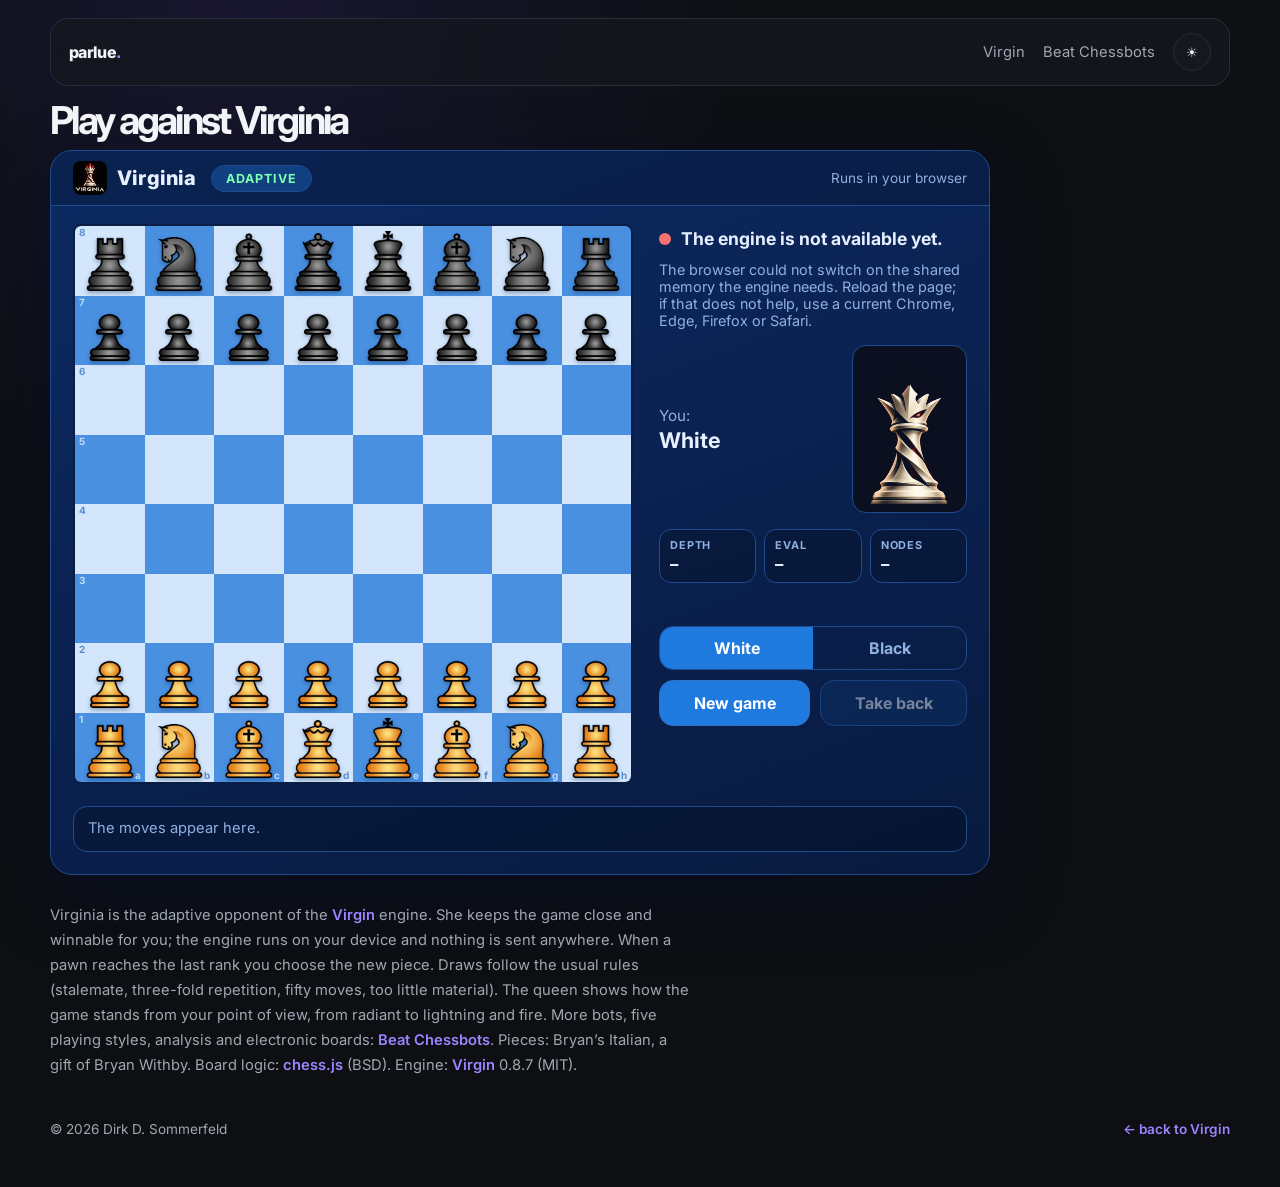
<file: virgin/play/index.html>
<!doctype html>
<html lang="en">
<head>
  <meta charset="utf-8">
  <meta name="viewport" content="width=device-width, initial-scale=1">
  <meta name="description" content="Play chess against Virginia in your browser. The adaptive game keeps the game close and winnable. The engine runs on your device, nothing is sent anywhere.">
  <title>Play against Virginia</title>
  <link rel="preconnect" href="https://fonts.googleapis.com">
  <link rel="preconnect" href="https://fonts.gstatic.com" crossorigin>
  <link href="https://fonts.googleapis.com/css2?family=Inter:wght@400;500;600;700;800&display=swap" rel="stylesheet" crossorigin="anonymous">
  <link rel="stylesheet" href="../../styles.css">
  <link rel="stylesheet" href="../../echesstactics/project.css">
  <script>try { if (!localStorage.getItem("theme")) document.documentElement.dataset.theme = "dark"; } catch (e) {}</script>
  <script>
    /* The engine uses threaded WebAssembly, which needs cross-origin isolation. GitHub Pages cannot send the two headers,
       so a small service worker (coi-sw.js, scope: this folder only) adds them and the page reloads once. */
    (function () {
      if (window.crossOriginIsolated) { try { sessionStorage.removeItem("coiTries"); } catch (e) {} return; }   // all good: reset the counter
      if (/[?&]mock=1/.test(location.search) || !("serviceWorker" in navigator)) return;
      var tries = 0; try { tries = parseInt(sessionStorage.getItem("coiTries") || "0", 10); } catch (e) {}
      if (tries >= 2) return;                       // never loop
      function again() { try { sessionStorage.setItem("coiTries", String(tries + 1)); } catch (e) {} location.reload(); }
      navigator.serviceWorker.register("coi-sw.js").then(function (reg) {
        if (reg.active && !navigator.serviceWorker.controller) again();
        else reg.addEventListener("updatefound", function () { var w = reg.installing; if (w) w.addEventListener("statechange", function () { if (w.state === "activated") again(); }); });
      }).catch(function () {});
    })();
  </script>
  <style>
    /* The game card has its own dark blue look (like the M5Chess display) and does not change with the site theme. */
    .m5 { --n0: #081a3f; --n1: #0c2a63; --n2: #15407f; --ln: #214a8f; --tx: #e8f0ff; --mu: #8fb0e0; --bl: #1f7ae0; --bl2: #3d8fee;
      max-width: 940px; margin: 12px 0 40px; border-radius: 22px; border: 1px solid var(--ln); color: var(--tx);
      background: linear-gradient(160deg, var(--n1), var(--n0)); box-shadow: 0 24px 70px rgba(0, 10, 40, .45); overflow: hidden; }
    .m5-top { display: flex; align-items: center; gap: 14px; flex-wrap: wrap; padding: 10px 22px; border-bottom: 1px solid var(--ln); background: rgba(0, 0, 0, .18); }
    .m5-brand { display: flex; align-items: center; gap: 10px; font-weight: 800; font-size: 1.25rem; letter-spacing: .01em; }
    .m5-brand img { width: 34px; height: 34px; border-radius: 8px; }
    .m5-pill { padding: 5px 14px; border-radius: 999px; background: rgba(30, 120, 220, .35); border: 1px solid var(--ln); color: #7dffb0; font-size: .78rem; font-weight: 700; letter-spacing: .08em; }
    .m5-hint { margin-left: auto; color: var(--mu); font-size: .85rem; }
    .m5 { --bs: min(560px, max(300px, calc(100vh - 250px))); }
    @supports (height: 100svh) { .m5 { --bs: min(560px, max(300px, calc(100svh - 250px))); } }
    .m5-body { display: grid; grid-template-columns: var(--bs) minmax(230px, 1fr); gap: 26px; padding: 18px 22px 22px; align-items: start; }
    .board { display: grid; grid-template-columns: repeat(8, 1fr); grid-template-rows: repeat(8, 1fr); aspect-ratio: 1 / 1; width: 100%; border-radius: 8px; overflow: hidden; border: 2px solid #0a1d45; user-select: none; -webkit-user-select: none; touch-action: manipulation; }
    .sq { position: relative; display: flex; align-items: center; justify-content: center; cursor: pointer; font-size: clamp(26px, 7.4vw, 50px); line-height: 1; }
    .sq.l { background: #d3e6fb; } .sq.d { background: #4a90e0; }
    .sq.last::before { content: ""; position: absolute; inset: 0; background: rgba(255, 214, 10, .42); }
    .sq.sel::before { content: ""; position: absolute; inset: 0; background: rgba(255, 255, 255, .55); }
    .sq.chk::before { content: ""; position: absolute; inset: 0; background: radial-gradient(circle, rgba(230, 30, 30, .85), rgba(230, 30, 30, 0) 75%); }
    .sq.tgt::after { content: ""; position: absolute; width: 28%; height: 28%; border-radius: 50%; background: rgba(8, 26, 63, .42); }
    .sq.tgt.cap::after { width: 88%; height: 88%; background: transparent; border: 4px solid rgba(8, 26, 63, .42); }
    .pc { position: relative; z-index: 1; pointer-events: none; width: 92%; height: 92%; object-fit: contain; filter: drop-shadow(0 2px 2px rgba(0, 20, 60, .35)); }
    .co { position: absolute; z-index: 2; font-size: .62rem; font-weight: 700; opacity: .8; pointer-events: none; }
    .co.f { right: 4px; bottom: 2px; } .co.r { left: 4px; top: 2px; }
    .sq.l .co { color: #3b78c4; } .sq.d .co { color: #e2eefc; }
    .boardbox { position: relative; }
    .promo { position: absolute; inset: 0; display: none; align-items: center; justify-content: center; background: rgba(8, 26, 63, .66); z-index: 5; border-radius: 8px; }
    .promo.on { display: flex; }
    .promo-box { display: flex; flex-direction: column; align-items: center; gap: 10px; padding: 14px 16px 16px; background: var(--n1); border: 1px solid var(--ln); border-radius: 18px; box-shadow: 0 14px 40px rgba(0, 10, 40, .55); }
    .promo-box span { color: var(--mu); font-size: .85rem; font-weight: 700; letter-spacing: .06em; text-transform: uppercase; }
    .promo-row { display: flex; gap: 10px; }
    .promo-btn { width: clamp(54px, 13vw, 82px); aspect-ratio: 1; padding: 6px; border: 1px solid var(--ln); border-radius: 12px; background: #d3e6fb; cursor: pointer; }
    .promo-btn:hover, .promo-btn:focus-visible { background: #fff; outline: 2px solid var(--bl2); }
    .promo-btn img { width: 100%; height: 100%; object-fit: contain; display: block; }
    .m5-side { display: flex; flex-direction: column; gap: 16px; min-width: 0; }
    .m5-stat { display: flex; align-items: center; gap: 10px; font-size: 1.1rem; font-weight: 700; min-height: 1.6em; }
    .dot { flex: none; width: 12px; height: 12px; border-radius: 50%; background: #f59e0b; }
    .dot.ok { background: #34d399; } .dot.end { background: #60a5fa; } .dot.err { background: #f87171; } .dot.think { background: #f59e0b; }
    .m5-sub { color: var(--mu); font-size: .9rem; min-height: 1.3em; margin-top: -8px; }
    .m5-you { display: flex; align-items: center; justify-content: space-between; gap: 14px; }
    .m5-you .lbl { color: var(--mu); font-size: .95rem; } .m5-you strong { display: block; font-size: 1.35rem; margin-top: 2px; }
    .queen { height: 168px; width: auto; border-radius: 14px; background: #0b1020; border: 1px solid var(--ln); }
    .calc { display: grid; grid-template-columns: repeat(3, 1fr); gap: 8px; }
    .calc div { background: rgba(0, 0, 0, .22); border: 1px solid var(--ln); border-radius: 12px; padding: 8px 10px; min-width: 0; }
    .calc span { display: block; color: var(--mu); font-size: .68rem; font-weight: 700; letter-spacing: .08em; text-transform: uppercase; }
    .calc b { display: block; font-size: 1.05rem; margin-top: 2px; font-variant-numeric: tabular-nums; white-space: nowrap; overflow: hidden; text-overflow: ellipsis; }
    .pv { color: var(--mu); font-size: .85rem; min-height: 1.3em; margin-top: -6px; overflow-wrap: anywhere; font-variant-numeric: tabular-nums; }
    .keys { display: flex; flex-wrap: wrap; gap: 10px; }
    .key { flex: 1 1 auto; border: 1px solid #2f6fc4; background: var(--bl); color: #fff; font: inherit; font-weight: 700; padding: 12px 18px; border-radius: 14px; cursor: pointer; }
    .key:hover { background: var(--bl2); } .key:disabled { opacity: .45; cursor: default; }
    .key.alt { background: rgba(31, 122, 224, .22); }
    .seg { display: flex; flex: 1 1 100%; border: 1px solid var(--ln); border-radius: 14px; overflow: hidden; }
    .seg button { flex: 1; border: 0; background: transparent; color: var(--mu); font: inherit; font-weight: 700; padding: 11px 14px; cursor: pointer; }
    .seg button.on { background: var(--bl); color: #fff; }
    .moves { margin: 0 22px 22px; border: 1px solid var(--ln); background: rgba(0, 0, 0, .22); border-radius: 14px; padding: 10px 14px; max-height: 170px; overflow-y: auto; font-size: .92rem; line-height: 1.6;
      display: flex; flex-wrap: wrap; gap: 0 18px; align-content: flex-start; }
    .moves:empty::before { content: "The moves appear here."; color: var(--mu); }
    .mv { display: flex; align-items: baseline; gap: 7px; white-space: nowrap; padding: 1px 0; }
    .mv .n { color: var(--mu); font-variant-numeric: tabular-nums; }
    .mv .m { font-weight: 600; } .mv .m.cur { color: #ffd60a; }
    .mock-flag { display: none; padding: 9px 12px; border-radius: 12px; background: rgba(255, 170, 0, .18); font-size: .85rem; }
    .mock-flag.on { display: block; }
    @media (max-width: 760px) { .m5-body { grid-template-columns: 1fr; gap: 18px; padding: 14px; } .moves { margin: 0 14px 14px; } .m5-hint { display: none; } .queen { height: 130px; } }
  </style>
</head>
<body>
  <header class="site-header">
    <a class="brand" href="../../">parlue<span>.</span></a>
    <nav>
      <a href="../">Virgin</a>
      <a href="../../beatchessbots/">Beat Chessbots</a>
      <button id="themeToggle" class="icon-button" aria-label="Toggle dark mode">☾</button>
    </nav>
  </header>

  <main id="top">
    <section style="padding:16px 0 0">
      <h1 class="pp-title" style="font-size:clamp(1.7rem,3.8vw,2.4rem);margin:0">Play against Virginia</h1>
    </section>

    <section class="m5" aria-label="Chess game against Virginia">
      <div class="m5-top">
        <span class="m5-brand"><img src="../../assets/virgin/virginia.webp" alt="" width="34" height="34">Virginia</span>
        <span class="m5-pill">ADAPTIVE</span>
        <span class="m5-hint">Runs in your browser</span>
      </div>
      <div class="m5-body">
        <div class="boardbox"><div id="board" class="board" role="grid" aria-label="Chessboard"></div><div id="promo" class="promo" role="dialog" aria-label="Choose the new piece"></div></div>

        <aside class="m5-side">
          <div class="mock-flag" id="mockFlag">Test mode: the opponent plays random moves. The real engine is not connected.</div>
          <div class="m5-stat"><span id="dot" class="dot"></span><span id="status">Loading …</span></div>
          <div id="engineLine" class="m5-sub"></div>

          <div class="m5-you">
            <div><span class="lbl">You:</span><strong id="you">White</strong></div>
            <img id="queen" class="queen" src="../../assets/virgin/queen/queen_2.webp" alt="Queen mood: balanced" width="152" height="224">
          </div>

          <div class="calc" aria-label="Current calculation">
            <div><span>Depth</span><b id="cDepth">–</b></div>
            <div><span>Eval</span><b id="cEval">–</b></div>
            <div><span>Nodes</span><b id="cNodes">–</b></div>
          </div>
          <div id="cPv" class="pv"></div>

          <div class="keys">
            <div class="seg" role="group" aria-label="Your colour">
              <button id="cW" class="on" type="button">White</button>
              <button id="cB" type="button">Black</button>
            </div>
            <button id="newGame" class="key" type="button">New game</button>
            <button id="undo" class="key alt" type="button">Take back</button>
          </div>
        </aside>
      </div>
      <div id="moves" class="moves" aria-label="Moves"></div>
    </section>

    <p class="pp-note" style="margin-top:-12px">
      Virginia is the adaptive opponent of the <a href="../">Virgin</a> engine. She keeps the game close and winnable for you; the engine runs on your device and nothing is sent anywhere.
      When a pawn reaches the last rank you choose the new piece. Draws follow the usual rules (stalemate, three-fold repetition, fifty moves, too little material).
      The queen shows how the game stands from your point of view, from radiant to lightning and fire.
      More bots, five playing styles, analysis and electronic boards: <a href="../../beatchessbots/">Beat Chessbots</a>.
      Pieces: Bryan’s Italian, a gift of Bryan Withby. Board logic: <a href="https://github.com/jhlywa/chess.js" target="_blank" rel="noreferrer">chess.js</a> (BSD). Engine: <a href="../">Virgin</a> 0.8.7 (MIT).
    </p>
  </main>

  <footer>
    <span>© 2026 Dirk D. Sommerfeld</span><span id="year" hidden></span>
    <span><a href="../">← back to Virgin</a></span>
  </footer>

  <script src="chess.min.js"></script>
  <script src="../../script.js"></script>
  <script>
  (function () {
    "use strict";

    /* ---------- Engine adapter ----------------------------------------------------------------
       The ONLY place that talks to the engine. Virgin 0.8.7 (threaded WebAssembly) runs in ./engine/engine-worker.js and speaks plain UCI strings;
       the worker posts {type:"ready"} when the runtime is loaded, then the UCI handshake is ours.
       "?mock=1" uses a built-in opponent that plays random legal moves, only to test layout and flow without the engine.
       MOVETIME_MS = think time per move, the same as the adaptive game of the Android app (tal_params "denkzeit_ms").            */
    var MOVETIME_MS = 1500;
    var WORKER_URL = "engine/engine-worker.js";
    var MOCK = /[?&]mock=1\b/.test(location.search);

    var Engine = {
      worker: null, waiting: null, onInfo: null, discard: 0, lines: null, t0: 0, up: false,
      send: function (c) { this.worker.postMessage(c); },
      start: function () {
        var self = this;
        if (MOCK) return Promise.resolve();
        return new Promise(function (resolve, reject) {
          var timer = setTimeout(function () { reject(new Error("The engine did not answer.")); }, 30000);
          function fail(msg) { clearTimeout(timer); var w = self.waiting; self.waiting = null; var e = new Error(msg); if (w) w.reject(e); reject(e); }
          if (!window.crossOriginIsolated) { fail("The browser could not switch on the shared memory the engine needs. Reload the page; if that does not help, use a current Chrome, Edge, Firefox or Safari."); return; }
          try { self.worker = new Worker(WORKER_URL); } catch (e) { fail("The engine could not be started."); return; }
          self.worker.onerror = function () { fail("The engine files were not found."); };
          self.worker.onmessage = function (ev) {
            var d = ev.data;
            if (typeof d === "string") { self.line(d, resolve, timer); return; }
            if (!d) return;
            if (d.type === "ready") self.send("uci");
            else if (d.type === "error") fail(d.message || "Engine error");
          };
        });
      },
      line: function (s, resolve, timer) {
        if (s === "uciok") { this.send("setoption name Adaptive value true"); this.send("isready"); }
        else if (s === "readyok") { if (!this.up) { this.up = true; clearTimeout(timer); resolve(); } }
        else if (s.indexOf("info ") === 0) { if (this.lines) this.lines.push(s); if (this.onInfo) this.onInfo(s); }
        else if (s.indexOf("bestmove ") === 0) {
          if (this.discard > 0) { this.discard--; return; }       // the answer of a search that was stopped
          var w = this.waiting; if (!w) return; this.waiting = null;
          w.resolve({ move: s.split(" ")[1], ms: Math.round(performance.now() - this.t0), info: this.lines || [] });
        }
      },
      newGame: function () { if (!MOCK && this.up) { this.send("ucinewgame"); this.send("isready"); } },
      bestMove: function (movesUci, legalFallback, mockEval) {
        var self = this;
        if (MOCK) {
          return new Promise(function (resolve) {
            var d = 0, t = setInterval(function () {
              d++; if (self.onInfo) self.onInfo("info depth " + d + " score cp " + (-mockEval) + " nodes " + (d * d * 1900) + " pv " + legalFallback[0]);
              if (d >= 6) { clearInterval(t); var m = legalFallback[Math.floor(Math.random() * legalFallback.length)]; resolve({ move: m, ms: 600 }); }
            }, 100);
          });
        }
        return new Promise(function (resolve, reject) {
          self.waiting = { resolve: resolve, reject: reject }; self.lines = []; self.t0 = performance.now();
          self.send("position startpos" + (movesUci.length ? " moves " + movesUci.join(" ") : ""));
          self.send("go movetime " + MOVETIME_MS);
        });
      },
      stop: function () { if (!MOCK && this.waiting && this.worker) { this.send("stop"); this.discard++; } this.waiting = null; }
    };
    Engine.onInfo = null;

    /* ---------- Game ------------------------------------------------------------------------- */
    var QUEEN_NAME = ["radiant", "silvery", "balanced", "in a storm", "in the rain", "lightning and fire"];
    var game = new Chess();
    var humanWhite = true, busy = false, engineReady = false, selected = null, targets = [], gen = 0;
    var playerEval = 0, evalAt = {};      // evaluation from the player's point of view (centipawns) after Virginia's last finished move

    function $(id) { return document.getElementById(id); }
    var $promo = $("promo"), $board = $("board"), $status = $("status"), $dot = $("dot"), $eng = $("engineLine"), $moves = $("moves"), $queen = $("queen");
    $("mockFlag").classList.toggle("on", MOCK);

    function uciList() { return game.history({ verbose: true }).map(function (m) { return m.from + m.to + (m.promotion || ""); }); }
    function legalUci() { return game.moves({ verbose: true }).map(function (m) { return m.from + m.to + (m.promotion ? "q" : ""); }); }
    function humanTurn() { return (game.turn() === "w") === humanWhite; }
    function sqName(file, rank) { return "abcdefgh".charAt(file) + (rank + 1); }

    /* The queen: same thresholds as M5Chess and the app (player's view). No animation; during a search she keeps the last finished state. */
    function stageOf(cp) { if (cp >= 250) return 0; if (cp >= 120) return 1; if (cp > -120) return 2; if (cp > -250) return 3; if (cp > -400) return 4; return 5; }
    function setQueen() { var s = stageOf(playerEval); $queen.src = "../../assets/virgin/queen/queen_" + s + ".webp"; $queen.alt = "Queen mood: " + QUEEN_NAME[s]; }
    function materialEval() {
      var v = { p: 1, n: 3, b: 3, r: 5, q: 9, k: 0 }, s = 0, b = game.board();
      for (var r = 0; r < 8; r++) for (var f = 0; f < 8; f++) { var p = b[r][f]; if (p) s += ((p.color === "w") === humanWhite ? 1 : -1) * v[p.type]; }
      return s * 100;
    }
    // Player's evaluation from the engine's info lines: Virginia's own "adaptive ... after N" if present (already the player's view), else minus the engine score.
    function parseEval(info) {
      if (!Array.isArray(info)) return null;
      var after = null, score = null, m;
      for (var i = 0; i < info.length; i++) {
        var l = String(info[i]);
        if (l.indexOf("info string adaptive ") === 0) { m = / after (-?\d+)/.exec(l); if (m) after = parseInt(m[1], 10); }
        else if (l.indexOf("info ") === 0 && l.indexOf("info string") !== 0) { m = / score (cp|mate) (-?\d+)/.exec(l); if (m) { var x = parseInt(m[2], 10); score = m[1] === "cp" ? x : (x > 0 ? 100000 : -100000); } }
      }
      return after !== null ? after : (score !== null ? -score : null);
    }

    /* Live calculation: depth, evaluation (player's view) and nodes of the running search, and the line Virginia is looking at. */
    function fmtEval(cp) { if (Math.abs(cp) >= 90000) return (cp > 0 ? "+" : "−") + "mate"; return (cp >= 0 ? "+" : "−") + (Math.abs(cp) / 100).toFixed(2); }
    function clearCalc() { $("cDepth").textContent = $("cEval").textContent = $("cNodes").textContent = "–"; $("cPv").textContent = ""; }
    function showInfo(line) {
      if (line.indexOf("info ") !== 0 || line.indexOf("info string") === 0) return;
      var m;
      if ((m = / depth (\d+)/.exec(line))) $("cDepth").textContent = m[1];
      if ((m = / nodes (\d+)/.exec(line))) $("cNodes").textContent = Number(m[1]).toLocaleString("en-US");
      if ((m = / score (cp|mate) (-?\d+)/.exec(line))) { var x = parseInt(m[2], 10); $("cEval").textContent = fmtEval(-(m[1] === "cp" ? x : (x > 0 ? 100000 : -100000))); }
      if ((m = / pv (.+)$/.exec(line))) $("cPv").textContent = m[1].split(" ").slice(0, 6).join(" ");
    }
    Engine.onInfo = showInfo;

    function render() {
      var hist = game.history({ verbose: true }), last = hist.length ? hist[hist.length - 1] : null;
      var checkSq = null;
      if (game.in_check()) { var b = game.board(); for (var r = 0; r < 8; r++) for (var f = 0; f < 8; f++) { var p = b[r][f]; if (p && p.type === "k" && p.color === game.turn()) checkSq = sqName(f, 7 - r); } }
      var html = "";
      for (var row = 0; row < 8; row++) for (var col = 0; col < 8; col++) {
        var file = humanWhite ? col : 7 - col, rank = humanWhite ? 7 - row : row, name = sqName(file, rank);
        var pc = game.get(name), cls = "sq " + (((file + rank) % 2 === 0) ? "d" : "l");
        if (last && (name === last.from || name === last.to)) cls += " last";
        if (name === selected) cls += " sel";
        if (name === checkSq) cls += " chk";
        if (targets.indexOf(name) >= 0) cls += pc ? " tgt cap" : " tgt";
        html += '<div class="' + cls + '" data-sq="' + name + '" role="gridcell" aria-label="' + name + (pc ? " " + pc.color + pc.type : "") + '">';
        if (pc) html += '<img class="pc" src="../../assets/virgin/pieces/bryan/' + pc.color + pc.type.toUpperCase() + '.webp" alt="" draggable="false">';
        if (col === 0) html += '<span class="co r">' + (rank + 1) + "</span>";
        if (row === 7) html += '<span class="co f">' + "abcdefgh".charAt(file) + "</span>";
        html += "</div>";
      }
      $board.innerHTML = html;
      var mv = game.history(), out = "";
      for (var i = 0; i < mv.length; i += 2)
        out += '<div class="mv"><span class="n">' + (i / 2 + 1) + '.</span><span class="m' + (i === mv.length - 1 ? " cur" : "") + '">' + mv[i] + '</span><span class="m' + (i + 1 === mv.length - 1 ? " cur" : "") + '">' + (mv[i + 1] || "") + "</span></div>";
      $moves.innerHTML = out; $moves.scrollTop = $moves.scrollHeight;
      $("undo").disabled = busy || mv.length === 0;
      $("you").textContent = humanWhite ? "White" : "Black";
    }

    function setStatus(t, kind) { $status.textContent = t; $dot.className = "dot " + (kind || ""); }
    function endText() {
      if (game.in_checkmate()) return game.turn() === "w" ? "Checkmate. Black wins." : "Checkmate. White wins.";
      if (game.in_stalemate()) return "Stalemate. Draw.";
      if (game.in_threefold_repetition()) return "Draw by three-fold repetition.";
      if (game.insufficient_material()) return "Draw: too little material.";
      if (game.in_draw()) return "Draw by the fifty-move rule.";
      return null;
    }
    function refreshStatus() {
      var e = endText();
      if (e) { setStatus(e, "end"); return true; }
      if (!engineReady) return false;
      if (humanTurn()) setStatus(game.in_check() ? "Your move. You are in check." : "Your move.", "ok");
      else setStatus("Virginia is thinking …", "think");
      return false;
    }

    function engineTurn() {
      if (!engineReady || game.game_over() || humanTurn()) { busy = false; render(); return; }
      busy = true; render(); setStatus("Virginia is thinking …", "think"); clearCalc();
      var my = gen;
      Engine.bestMove(uciList(), legalUci(), playerEval).then(function (r) {
        if (my !== gen) return;
        var u = String(r.move || ""), from = u.slice(0, 2), to = u.slice(2, 4), promo = u.length > 4 ? u.charAt(4) : undefined;
        var made = game.move({ from: from, to: to, promotion: promo });
        if (!made) { busy = false; render(); setStatus("The engine sent an illegal move (" + u + ").", "err"); return; }
        var ev = parseEval(r.info); if (ev === null && MOCK) ev = materialEval();
        if (ev !== null) playerEval = ev;
        evalAt[game.history().length] = playerEval; setQueen();
        $eng.textContent = "Virginia · " + made.san + (r.ms ? " · " + (r.ms / 1000).toFixed(1) + " s" : "");
        busy = false; selected = null; targets = []; render(); refreshStatus();
      }).catch(function (err) {
        if (my !== gen) return;
        busy = false; render(); setStatus(err.message || "Engine error", "err");
      });
    }

    function makeHumanMove(from, to, promo) {
      game.move({ from: from, to: to, promotion: promo });
      selected = null; targets = []; render();
      if (!refreshStatus()) engineTurn();
    }
    var promoPending = null, PROMO_NAME = { q: "Queen", r: "Rook", b: "Bishop", n: "Knight" };
    function hidePromo() { promoPending = null; $promo.className = "promo"; $promo.innerHTML = ""; }
    function askPromotion(from, to) {
      var col = humanWhite ? "w" : "b", btns = "";
      ["q", "r", "b", "n"].forEach(function (t) {
        btns += '<button type="button" class="promo-btn" data-p="' + t + '" aria-label="' + PROMO_NAME[t] + '"><img src="../../assets/virgin/pieces/bryan/' + col + t.toUpperCase() + '.webp" alt="' + PROMO_NAME[t] + '" draggable="false"></button>';
      });
      $promo.innerHTML = '<div class="promo-box"><span>Promote to</span><div class="promo-row">' + btns + "</div></div>";
      $promo.className = "promo on"; promoPending = { from: from, to: to };
      var first = $promo.querySelector(".promo-btn"); if (first) first.focus();
    }
    $promo.addEventListener("click", function (ev) {
      var b = ev.target.closest(".promo-btn");
      if (b && promoPending) { var m = promoPending; hidePromo(); makeHumanMove(m.from, m.to, b.getAttribute("data-p")); }
      else if (!ev.target.closest(".promo-box")) hidePromo();      // a click beside the box cancels
    });
    document.addEventListener("keydown", function (ev) { if (ev.key === "Escape" && promoPending) hidePromo(); });

    $board.addEventListener("click", function (ev) {
      var el = ev.target.closest(".sq"); if (!el || busy || !engineReady || game.game_over() || !humanTurn()) return;
      var name = el.getAttribute("data-sq"), pc = game.get(name);
      if (selected && targets.indexOf(name) >= 0) {
        var promos = game.moves({ square: selected, verbose: true }).filter(function (m) { return m.to === name && m.promotion; });
        if (promos.length) { askPromotion(selected, name); return; }
        makeHumanMove(selected, name, undefined);
        return;
      }
      if (pc && pc.color === game.turn()) {
        selected = name; targets = game.moves({ square: name, verbose: true }).map(function (m) { return m.to; });
      } else { selected = null; targets = []; }
      render();
    });

    function newGame() {
      gen++; Engine.stop(); Engine.newGame(); hidePromo();
      game = new Chess(); selected = null; targets = []; busy = false; $eng.textContent = ""; playerEval = 0; evalAt = {}; setQueen(); clearCalc();
      render(); refreshStatus(); engineTurn();
    }
    function setColour(white) {
      humanWhite = white;
      $("cW").classList.toggle("on", white); $("cB").classList.toggle("on", !white);
      newGame();
    }
    $("cW").addEventListener("click", function () { setColour(true); });
    $("cB").addEventListener("click", function () { setColour(false); });
    $("newGame").addEventListener("click", newGame);
    $("undo").addEventListener("click", function () {
      if (busy) return; gen++; Engine.stop(); hidePromo();
      game.undo(); if (!humanTurn() && game.history().length) game.undo();
      var n = game.history().length, best = -1;
      Object.keys(evalAt).forEach(function (k) { var i = parseInt(k, 10); if (i > n) delete evalAt[k]; else if (i > best) best = i; });
      playerEval = best >= 0 ? evalAt[best] : 0; setQueen();
      selected = null; targets = []; render();
      if (!refreshStatus()) engineTurn();   // as Black with nothing left to take back, Virginia opens again
    });

    render(); setStatus("Starting the engine …", "think");
    Engine.start().then(function () {
      engineReady = true; $eng.textContent = MOCK ? "" : "Adaptive game"; render();
      if (/[?&]autoplay=1/.test(location.search) && humanWhite && !game.history().length) game.move({ from: "e2", to: "e4" });   // test aid: plays 1.e4 for you
      if (!refreshStatus()) engineTurn();
    }).catch(function (err) {
      setStatus("The engine is not available yet.", "err"); $eng.textContent = err.message || "";
    });
  })();
  </script>
</body>
</html>
</file>
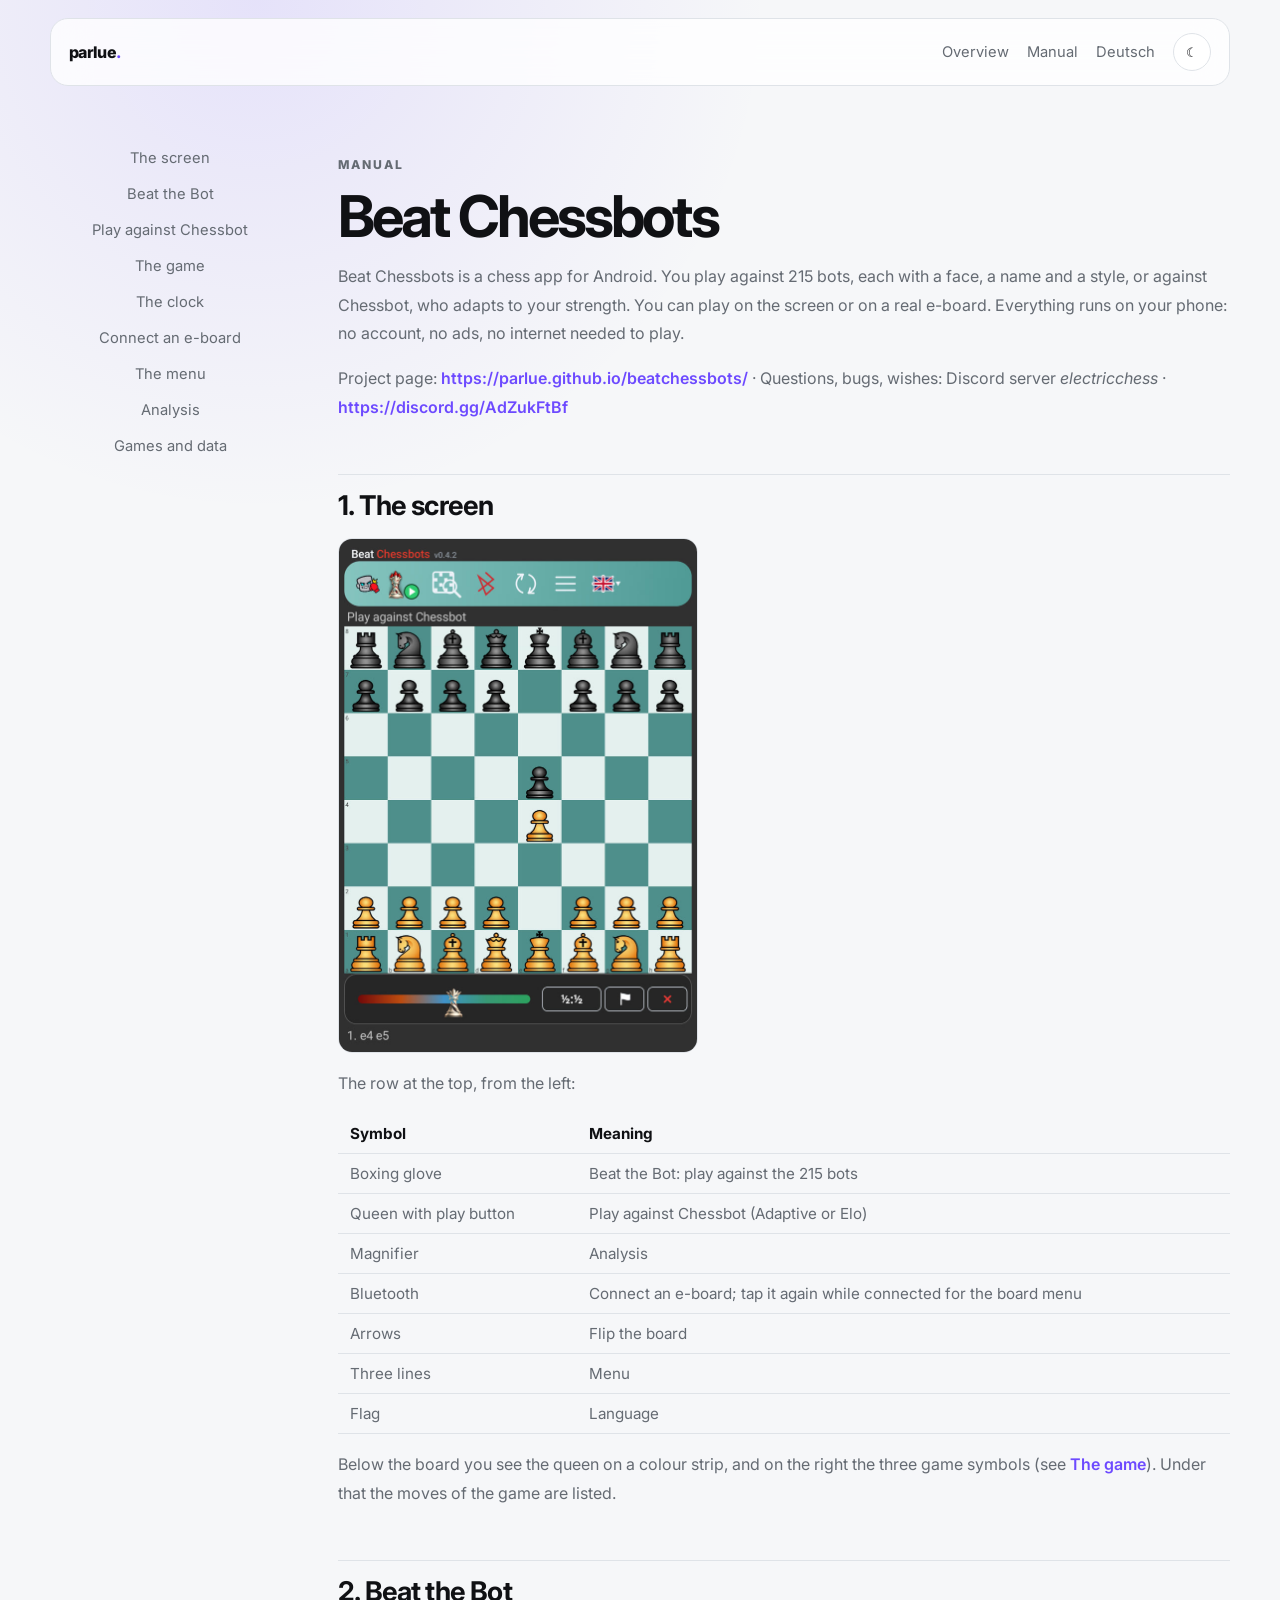
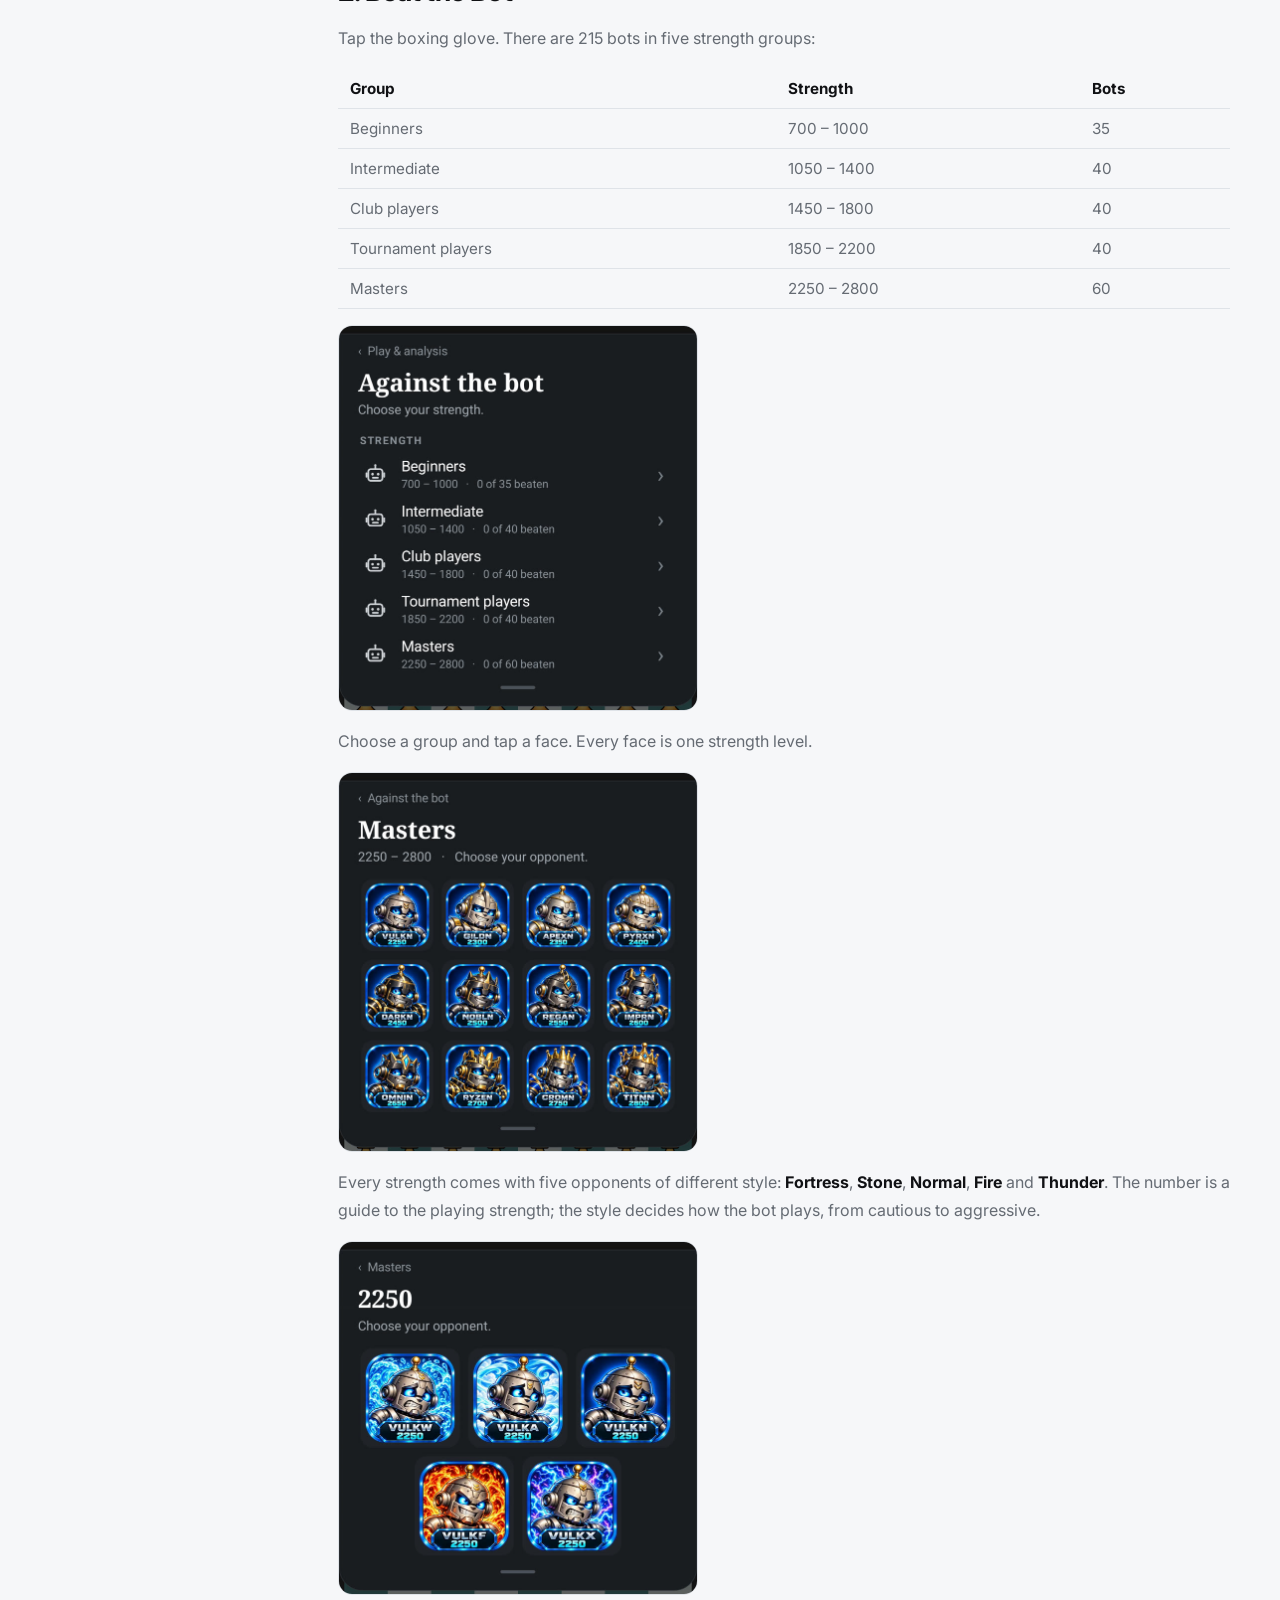
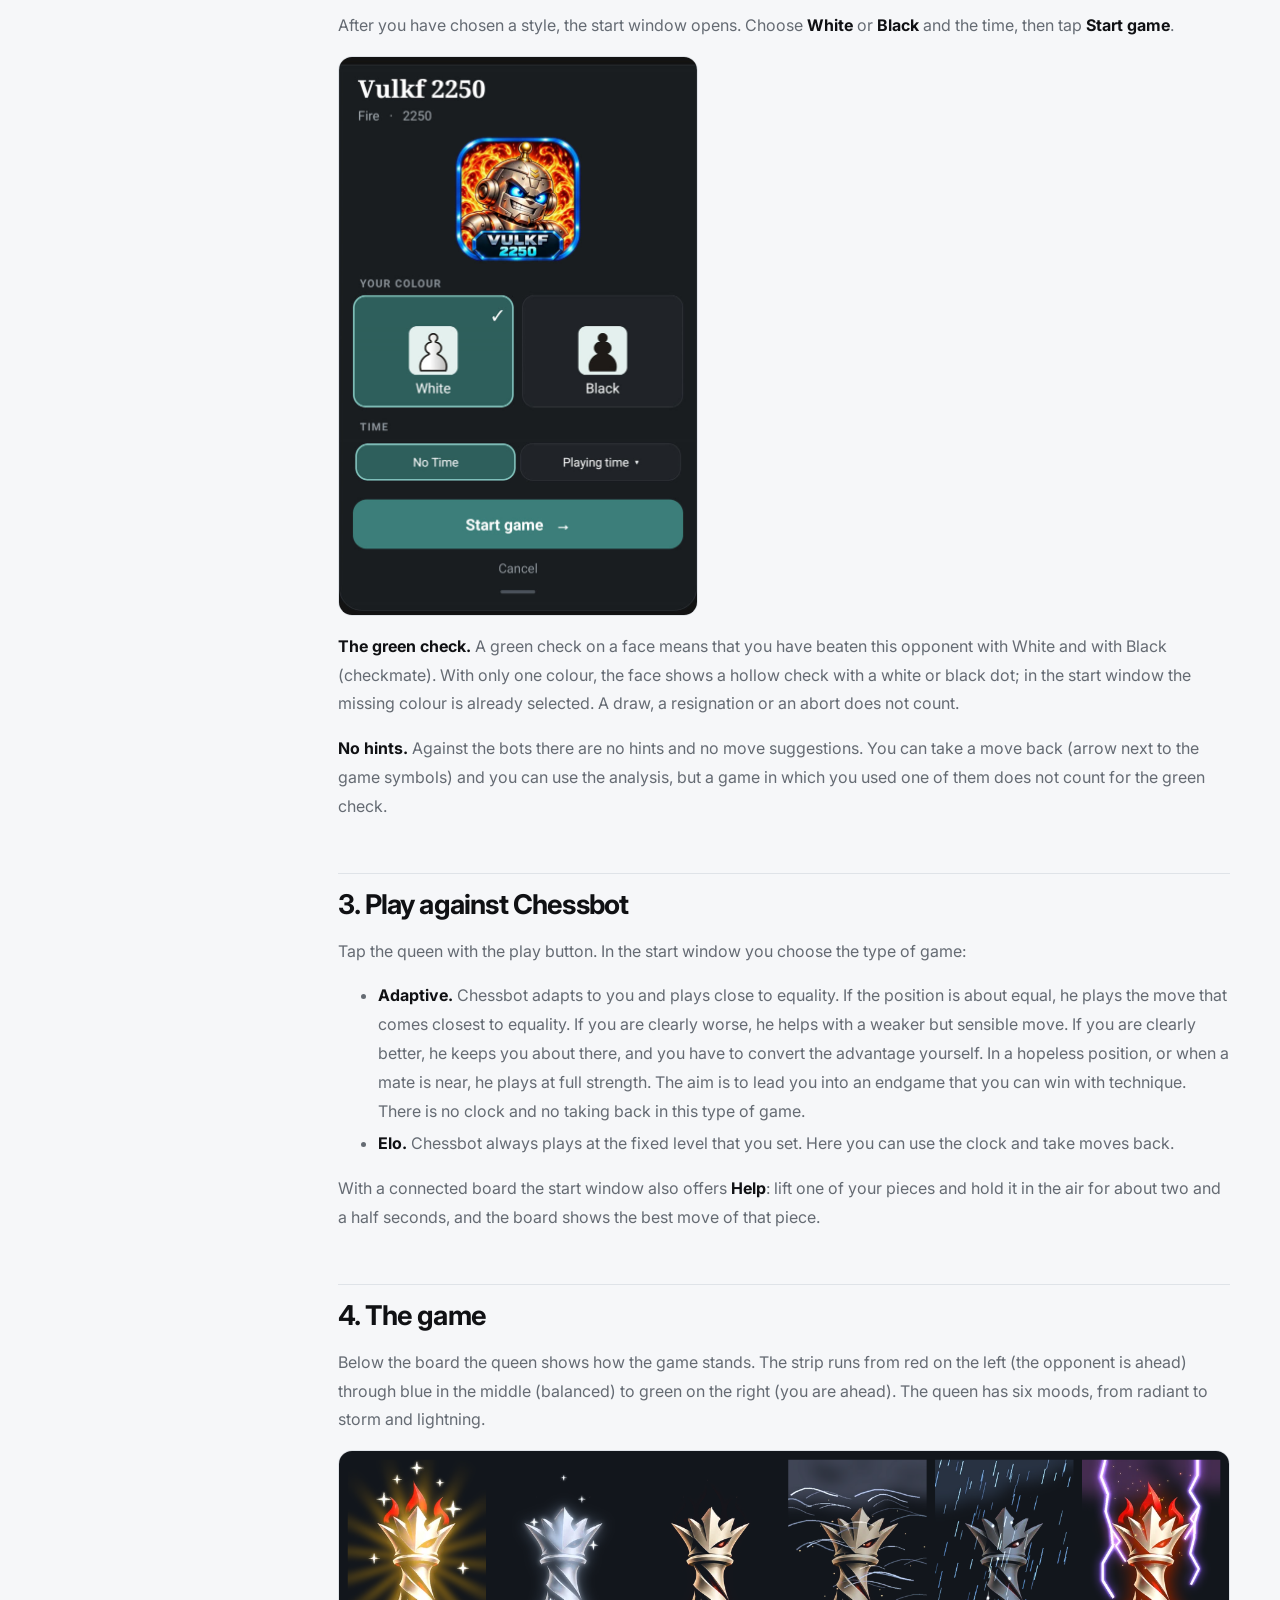
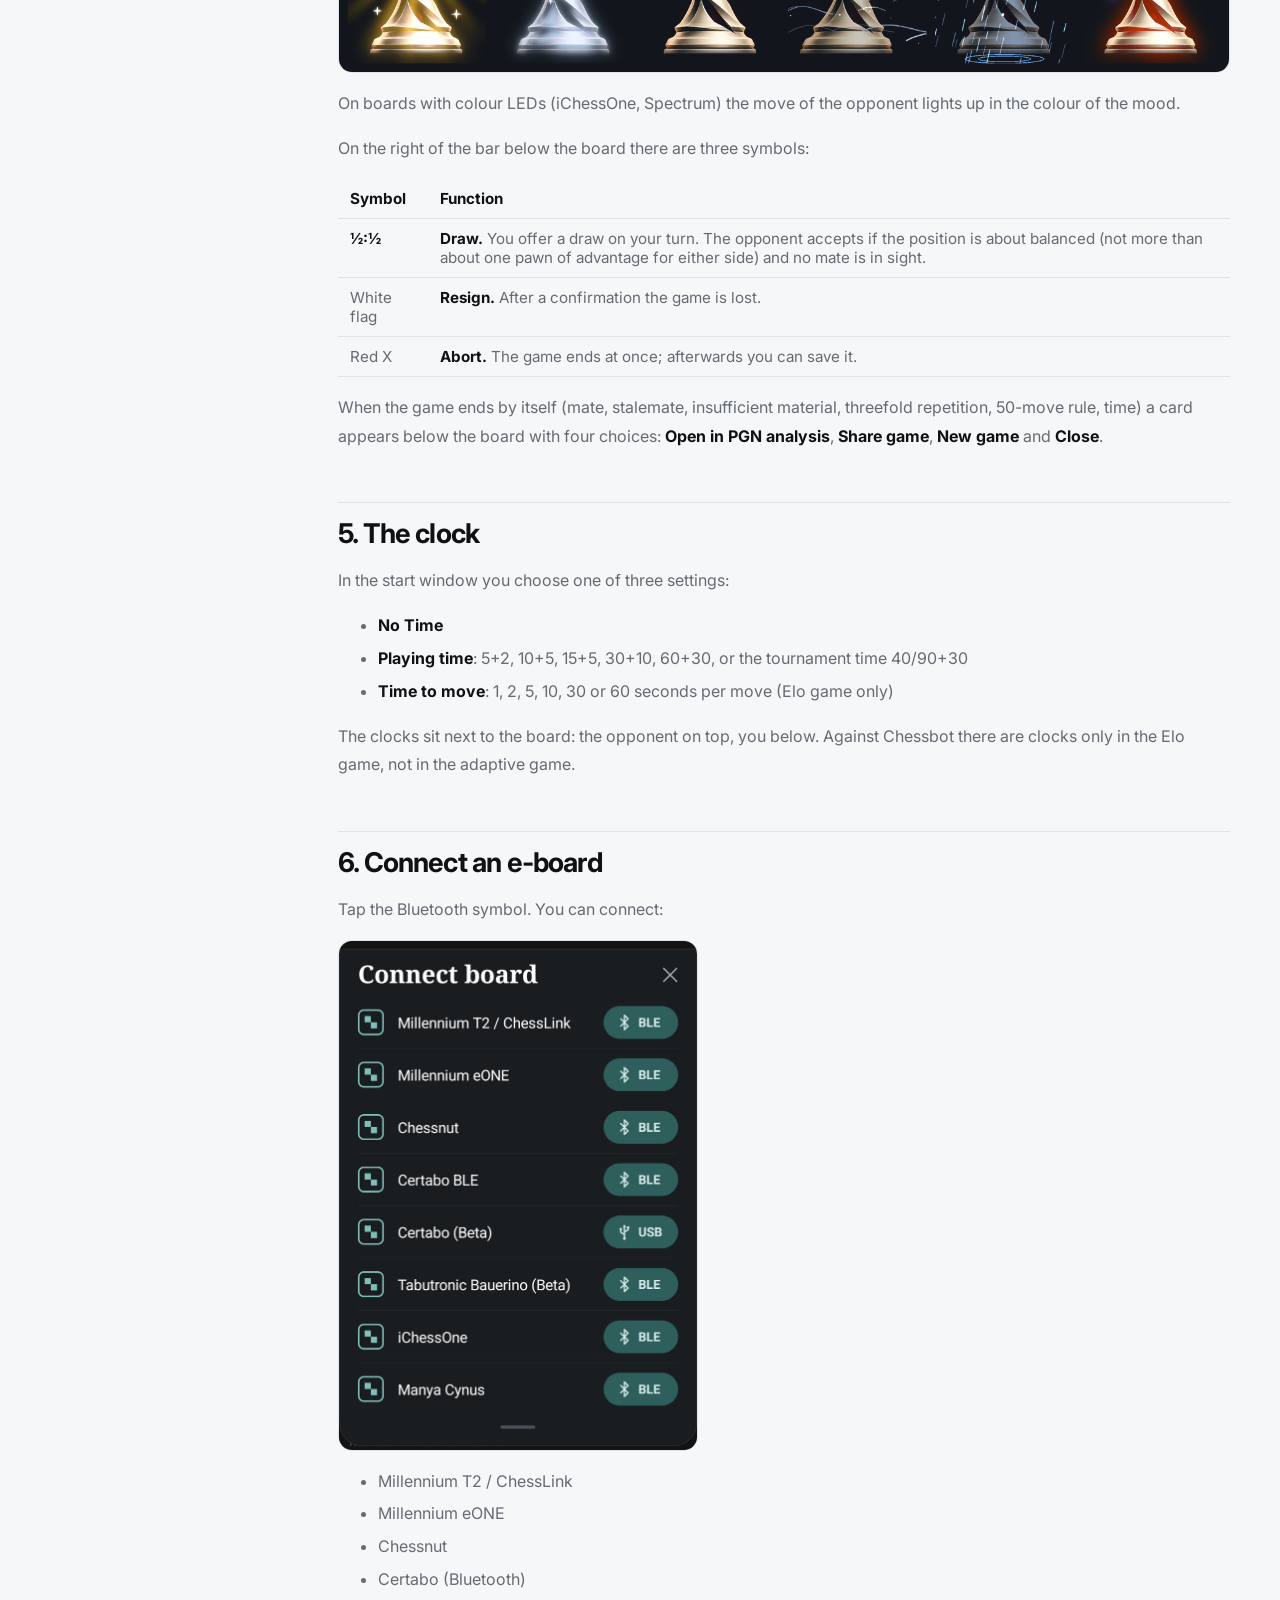
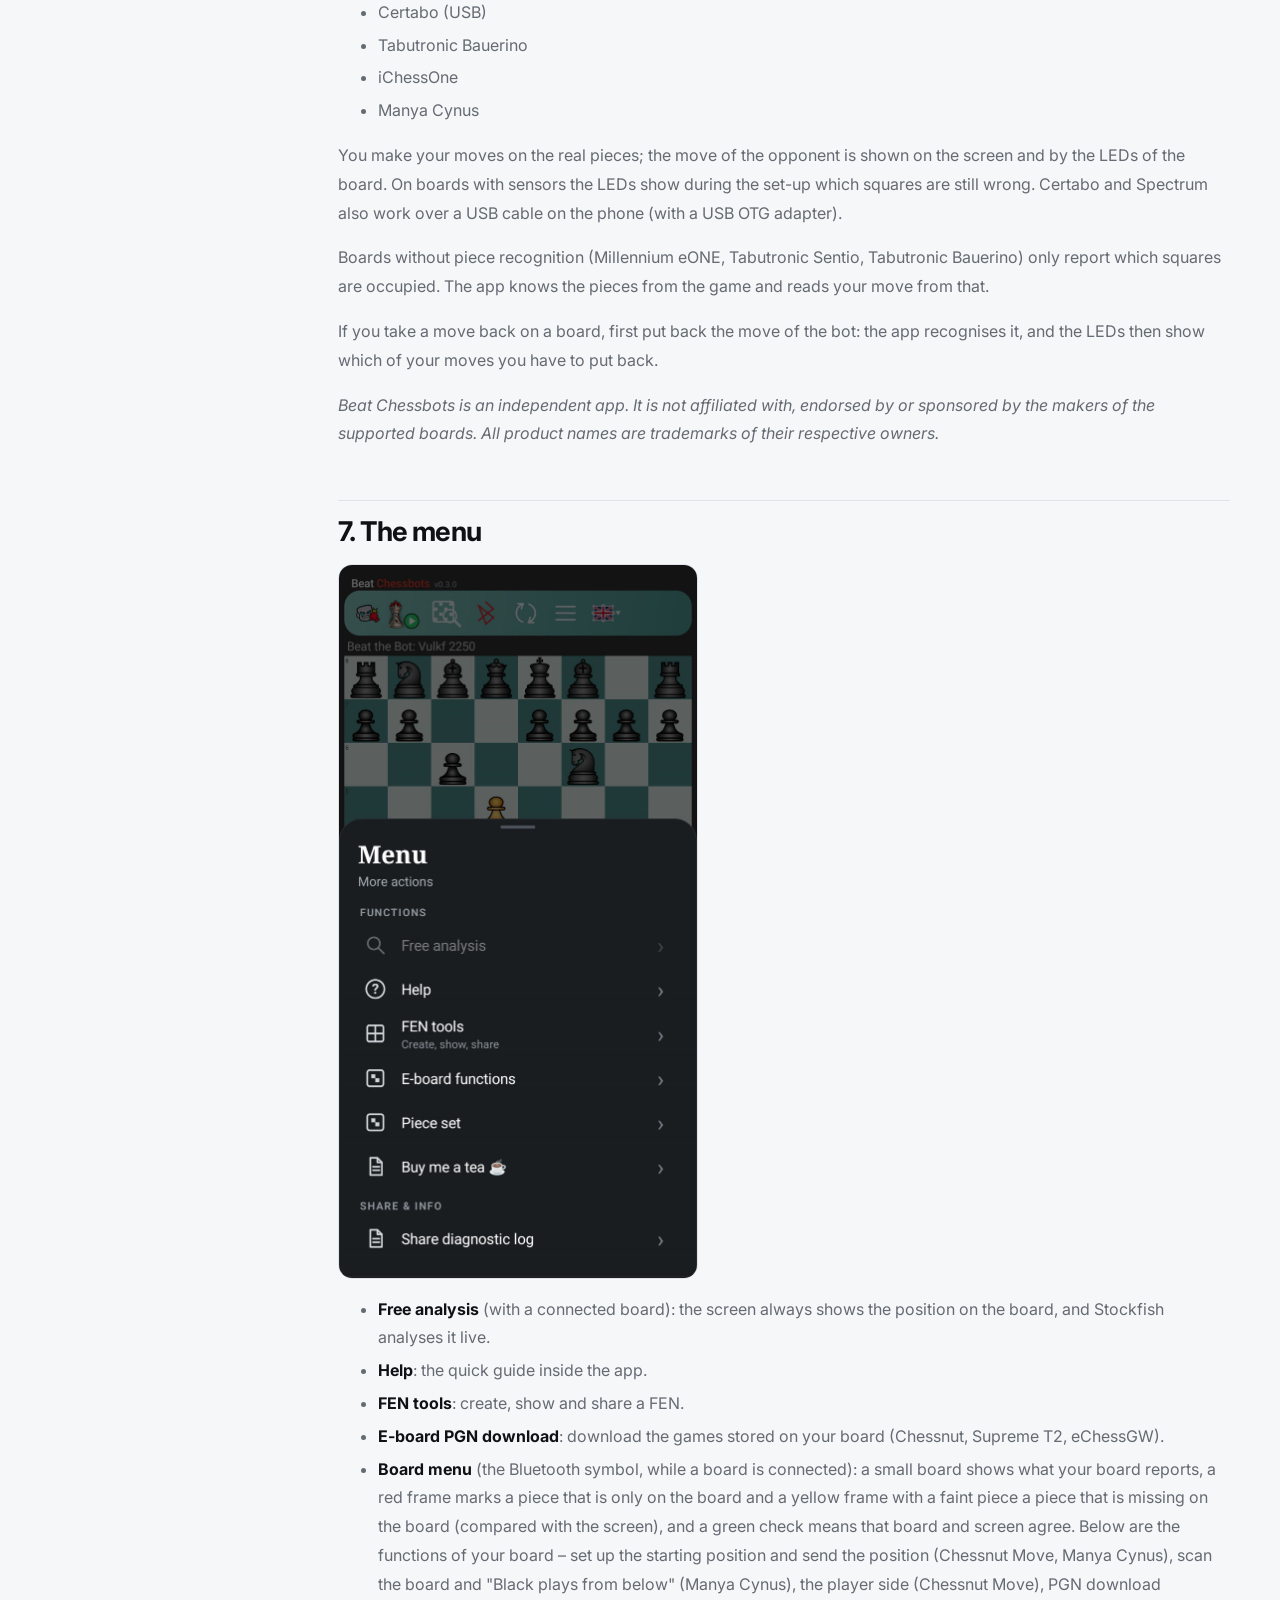
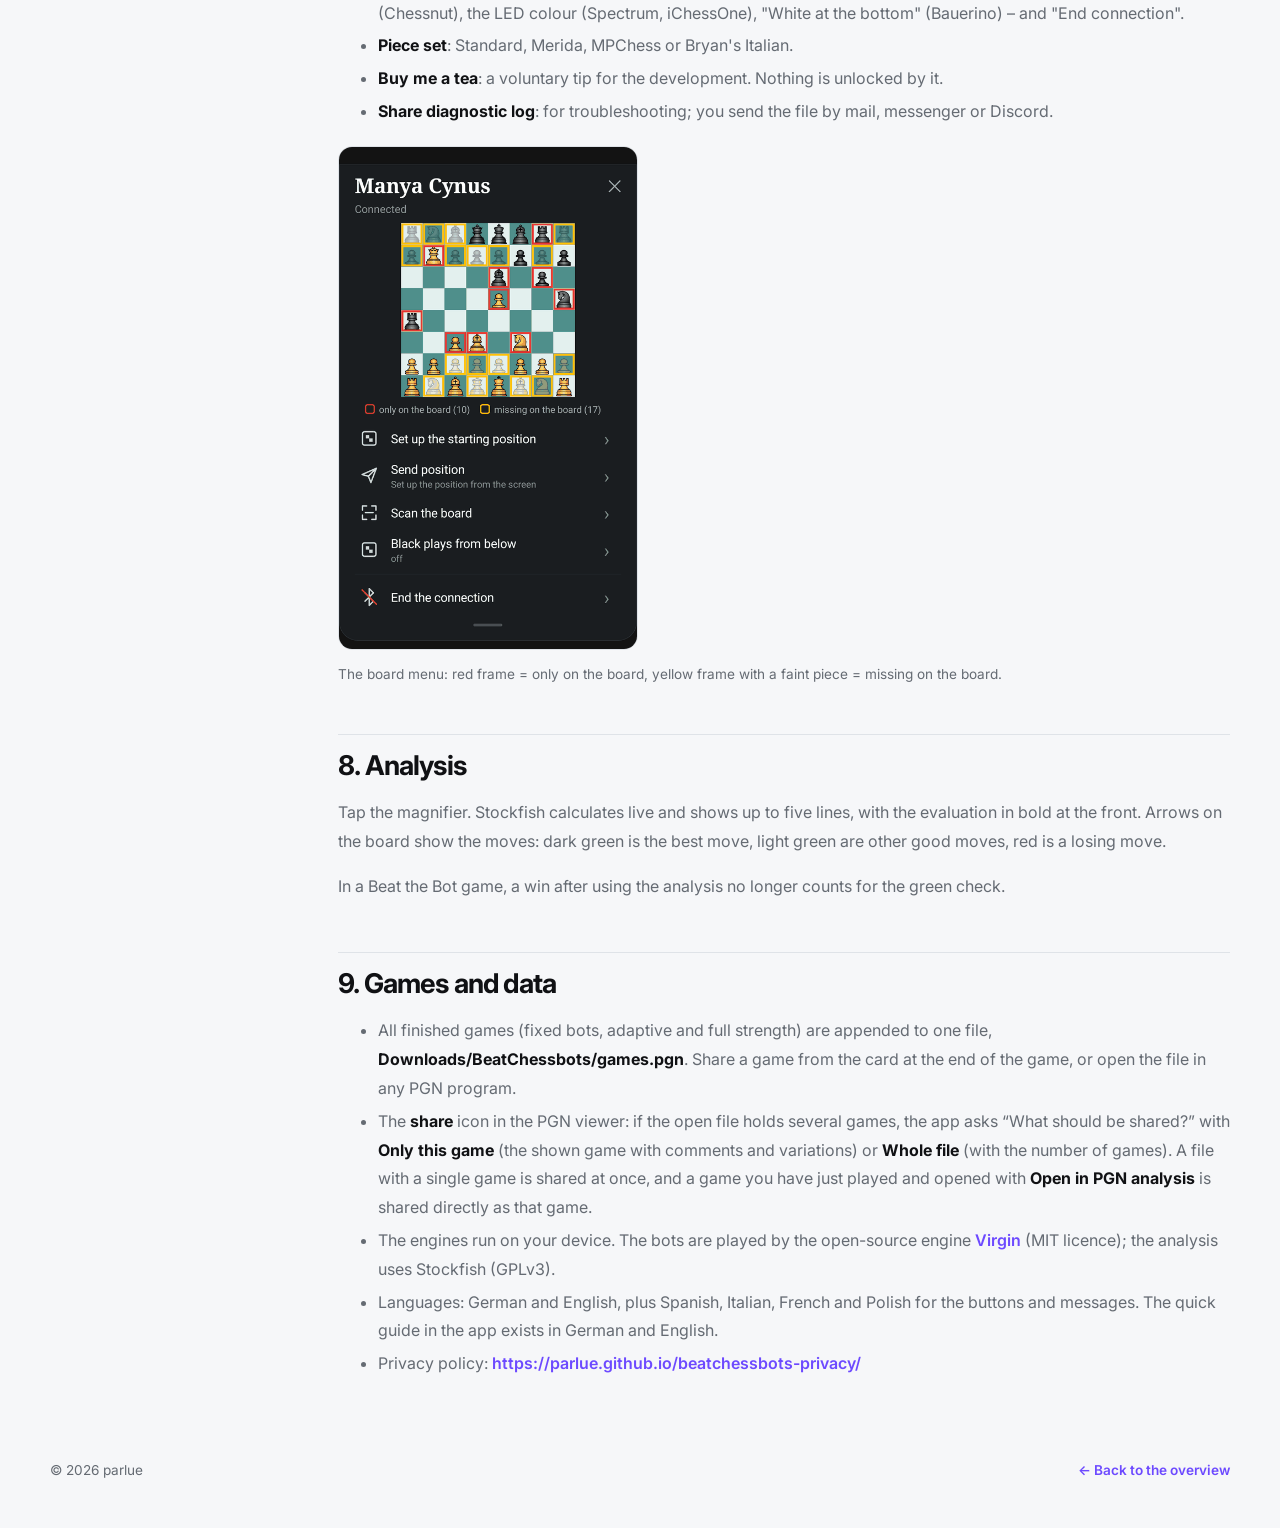
<file: beatchessbots/docs.html>
<!doctype html>
<html lang="en">
<head>
  <meta charset="utf-8">
  <meta name="viewport" content="width=device-width, initial-scale=1">
  <meta name="description" content="Beat Chessbots manual: Beat the Bot with 215 bots, play against Chessbot, the game, the clock, e-boards, the menu and the analysis.">
  <title>Beat Chessbots – Manual</title>
  <link rel="preconnect" href="https://fonts.googleapis.com">
  <link rel="preconnect" href="https://fonts.gstatic.com" crossorigin>
  <link href="https://fonts.googleapis.com/css2?family=Inter:wght@400;500;600;700;800&display=swap" rel="stylesheet">
  <link rel="stylesheet" href="../styles.css">
  <link rel="stylesheet" href="../echesstactics/project.css">
  <style>
    .doc img { display: block; max-width: min(100%, 360px); height: auto; border-radius: 14px; margin: 16px 0; border: 1px solid var(--line); }
    .doc img[src$="queen-moods.png"] { max-width: 100%; }
  </style>
</head>
<body>
  <header class="site-header">
    <a class="brand" href="../">parlue<span>.</span></a>
    <nav>
      <a href="./">Overview</a>
      <a href="docs.html">Manual</a>
      <a href="handbuch.html">Deutsch</a>
      <button id="themeToggle" class="icon-button" aria-label="Toggle dark mode">☾</button>
    </nav>
  </header>

  <main id="top">
    <div class="doc-layout">
      <nav class="doc-nav" aria-label="Manual sections">
        <a href="#1-the-screen">The screen</a>
        <a href="#2-beat-the-bot">Beat the Bot</a>
        <a href="#3-play-against-chessbot">Play against Chessbot</a>
        <a href="#4-the-game">The game</a>
        <a href="#5-the-clock">The clock</a>
        <a href="#6-connect-an-e-board">Connect an e-board</a>
        <a href="#7-the-menu">The menu</a>
        <a href="#8-analysis">Analysis</a>
        <a href="#9-games-and-data">Games and data</a>
      </nav>

      <article class="doc">
        <p class="eyebrow">Manual</p>
        <h1>Beat Chessbots</h1>
<p>Beat Chessbots is a chess app for Android. You play against 215 bots, each with a face, a name and a style, or against Chessbot, who adapts to your strength. You can play on the screen or on a real e-board. Everything runs on your phone: no account, no ads, no internet needed to play.</p>
<p>Project page: <a href="https://parlue.github.io/beatchessbots/">https://parlue.github.io/beatchessbots/</a> · Questions, bugs, wishes: Discord server <em>electricchess</em> · <a href="https://discord.gg/AdZukFtBf">https://discord.gg/AdZukFtBf</a></p>
<h2 id="1-the-screen">1. The screen</h2>
<p><img alt="A game against a bot" src="../assets/beatchessbots/game.jpg" /></p>
<p>The row at the top, from the left:</p>
<table class="doc-table">
<thead>
<tr>
<th>Symbol</th>
<th>Meaning</th>
</tr>
</thead>
<tbody>
<tr>
<td>Boxing glove</td>
<td>Beat the Bot: play against the 215 bots</td>
</tr>
<tr>
<td>Queen with play button</td>
<td>Play against Chessbot (Adaptive or Elo)</td>
</tr>
<tr>
<td>Magnifier</td>
<td>Analysis</td>
</tr>
<tr>
<td>Bluetooth</td>
<td>Connect an e-board; tap it again while connected for the board menu</td>
</tr>
<tr>
<td>Arrows</td>
<td>Flip the board</td>
</tr>
<tr>
<td>Three lines</td>
<td>Menu</td>
</tr>
<tr>
<td>Flag</td>
<td>Language</td>
</tr>
</tbody>
</table>
<p>Below the board you see the queen on a colour strip, and on the right the three game symbols (see <a href="#4-the-game">The game</a>). Under that the moves of the game are listed.</p>
<h2 id="2-beat-the-bot">2. Beat the Bot</h2>
<p>Tap the boxing glove. There are 215 bots in five strength groups:</p>
<table class="doc-table">
<thead>
<tr>
<th>Group</th>
<th>Strength</th>
<th>Bots</th>
</tr>
</thead>
<tbody>
<tr>
<td>Beginners</td>
<td>700 – 1000</td>
<td>35</td>
</tr>
<tr>
<td>Intermediate</td>
<td>1050 – 1400</td>
<td>40</td>
</tr>
<tr>
<td>Club players</td>
<td>1450 – 1800</td>
<td>40</td>
</tr>
<tr>
<td>Tournament players</td>
<td>1850 – 2200</td>
<td>40</td>
</tr>
<tr>
<td>Masters</td>
<td>2250 – 2800</td>
<td>60</td>
</tr>
</tbody>
</table>
<p><img alt="The five strength groups" src="../assets/beatchessbots/bot-1-strength.jpg" /></p>
<p>Choose a group and tap a face. Every face is one strength level.</p>
<p><img alt="The twelve Masters levels" src="../assets/beatchessbots/bot-2-select.jpg" /></p>
<p>Every strength comes with five opponents of different style: <strong>Fortress</strong>, <strong>Stone</strong>, <strong>Normal</strong>, <strong>Fire</strong> and <strong>Thunder</strong>. The number is a guide to the playing strength; the style decides how the bot plays, from cautious to aggressive.</p>
<p><img alt="The five styles of one level" src="../assets/beatchessbots/bot-3-variants.jpg" /></p>
<p>After you have chosen a style, the start window opens. Choose <strong>White</strong> or <strong>Black</strong> and the time, then tap <strong>Start game</strong>.</p>
<p><img alt="The start window" src="../assets/beatchessbots/bot-4-start.jpg" /></p>
<p><strong>The green check.</strong> A green check on a face means that you have beaten this opponent with White and with Black (checkmate). With only one colour, the face shows a hollow check with a white or black dot; in the start window the missing colour is already selected. A draw, a resignation or an abort does not count.</p>
<p><strong>No hints.</strong> Against the bots there are no hints and no move suggestions. You can take a move back (arrow next to the game symbols) and you can use the analysis, but a game in which you used one of them does not count for the green check.</p>
<h2 id="3-play-against-chessbot">3. Play against Chessbot</h2>
<p>Tap the queen with the play button. In the start window you choose the type of game:</p>
<ul>
<li><strong>Adaptive.</strong> Chessbot adapts to you and plays close to equality. If the position is about equal, he plays the move that comes closest to equality. If you are clearly worse, he helps with a weaker but sensible move. If you are clearly better, he keeps you about there, and you have to convert the advantage yourself. In a hopeless position, or when a mate is near, he plays at full strength. The aim is to lead you into an endgame that you can win with technique. There is no clock and no taking back in this type of game.</li>
<li><strong>Elo.</strong> Chessbot always plays at the fixed level that you set. Here you can use the clock and take moves back.</li>
</ul>
<p>With a connected board the start window also offers <strong>Help</strong>: lift one of your pieces and hold it in the air for about two and a half seconds, and the board shows the best move of that piece.</p>
<h2 id="4-the-game">4. The game</h2>
<p>Below the board the queen shows how the game stands. The strip runs from red on the left (the opponent is ahead) through blue in the middle (balanced) to green on the right (you are ahead). The queen has six moods, from radiant to storm and lightning.</p>
<p><img alt="The six moods of the queen" src="../assets/beatchessbots/queen-moods.png" /></p>
<p>On boards with colour LEDs (iChessOne, Spectrum) the move of the opponent lights up in the colour of the mood.</p>
<p>On the right of the bar below the board there are three symbols:</p>
<table class="doc-table">
<thead>
<tr>
<th>Symbol</th>
<th>Function</th>
</tr>
</thead>
<tbody>
<tr>
<td><strong>½:½</strong></td>
<td><strong>Draw.</strong> You offer a draw on your turn. The opponent accepts if the position is about balanced (not more than about one pawn of advantage for either side) and no mate is in sight.</td>
</tr>
<tr>
<td>White flag</td>
<td><strong>Resign.</strong> After a confirmation the game is lost.</td>
</tr>
<tr>
<td>Red X</td>
<td><strong>Abort.</strong> The game ends at once; afterwards you can save it.</td>
</tr>
</tbody>
</table>
<p>When the game ends by itself (mate, stalemate, insufficient material, threefold repetition, 50-move rule, time) a card appears below the board with four choices: <strong>Open in PGN analysis</strong>, <strong>Share game</strong>, <strong>New game</strong> and <strong>Close</strong>.</p>
<h2 id="5-the-clock">5. The clock</h2>
<p>In the start window you choose one of three settings:</p>
<ul>
<li><strong>No Time</strong></li>
<li><strong>Playing time</strong>: 5+2, 10+5, 15+5, 30+10, 60+30, or the tournament time 40/90+30</li>
<li><strong>Time to move</strong>: 1, 2, 5, 10, 30 or 60 seconds per move (Elo game only)</li>
</ul>
<p>The clocks sit next to the board: the opponent on top, you below. Against Chessbot there are clocks only in the Elo game, not in the adaptive game.</p>
<h2 id="6-connect-an-e-board">6. Connect an e-board</h2>
<p>Tap the Bluetooth symbol. You can connect:</p>
<p><img alt="The boards" src="../assets/beatchessbots/connect-board.jpg" /></p>
<ul>
<li>Millennium T2 / ChessLink</li>
<li>Millennium eONE</li>
<li>Chessnut</li>
<li>Certabo (Bluetooth)</li>
<li>Certabo (USB)</li>
<li>Tabutronic Bauerino</li>
<li>iChessOne</li>
<li>Manya Cynus</li>
</ul>
<p>You make your moves on the real pieces; the move of the opponent is shown on the screen and by the LEDs of the board. On boards with sensors the LEDs show during the set-up which squares are still wrong. Certabo and Spectrum also work over a USB cable on the phone (with a USB OTG adapter).</p>
<p>Boards without piece recognition (Millennium eONE, Tabutronic Sentio, Tabutronic Bauerino) only report which squares are occupied. The app knows the pieces from the game and reads your move from that.</p>
<p>If you take a move back on a board, first put back the move of the bot: the app recognises it, and the LEDs then show which of your moves you have to put back.</p>
<p><em>Beat Chessbots is an independent app. It is not affiliated with, endorsed by or sponsored by the makers of the supported boards. All product names are trademarks of their respective owners.</em></p>
<h2 id="7-the-menu">7. The menu</h2>
<p><img alt="The menu" src="../assets/beatchessbots/menu.jpg" /></p>
<ul>
<li><strong>Free analysis</strong> (with a connected board): the screen always shows the position on the board, and Stockfish analyses it live.</li>
<li><strong>Help</strong>: the quick guide inside the app.</li>
<li><strong>FEN tools</strong>: create, show and share a FEN.</li>
<li><strong>E-board PGN download</strong>: download the games stored on your board (Chessnut, Supreme T2, eChessGW).</li>
<li><strong>Board menu</strong> (the Bluetooth symbol, while a board is connected): a small board shows what your board reports, a red frame marks a piece that is only on the board and a yellow frame with a faint piece a piece that is missing on the board (compared with the screen), and a green check means that board and screen agree. Below are the functions of your board – set up the starting position and send the position (Chessnut Move, Manya Cynus), scan the board and "Black plays from below" (Manya Cynus), the player side (Chessnut Move), PGN download (Chessnut), the LED colour (Spectrum, iChessOne), "White at the bottom" (Bauerino) – and "End connection".</li>
<li><strong>Piece set</strong>: Standard, Merida, MPChess or Bryan's Italian.</li>
<li><strong>Buy me a tea</strong>: a voluntary tip for the development. Nothing is unlocked by it.</li>
<li><strong>Share diagnostic log</strong>: for troubleshooting; you send the file by mail, messenger or Discord.</li>
</ul>
<figure style="margin:20px 0"><img src="../assets/beatchessbots/board-menu.png" alt="Board menu of Manya Cynus: mini board with red and yellow frames, the functions of the board and End the connection" loading="lazy" style="max-width:300px;border-radius:14px"><figcaption style="color:var(--muted);font-size:.85rem;margin-top:8px">The board menu: red frame = only on the board, yellow frame with a faint piece = missing on the board.</figcaption></figure>
<h2 id="8-analysis">8. Analysis</h2>
<p>Tap the magnifier. Stockfish calculates live and shows up to five lines, with the evaluation in bold at the front. Arrows on the board show the moves: dark green is the best move, light green are other good moves, red is a losing move.</p>
<p>In a Beat the Bot game, a win after using the analysis no longer counts for the green check.</p>
<h2 id="9-games-and-data">9. Games and data</h2>
<ul>
<li>All finished games (fixed bots, adaptive and full strength) are appended to one file, <strong>Downloads/BeatChessbots/games.pgn</strong>. Share a game from the card at the end of the game, or open the file in any PGN program.</li>
<li>The <strong>share</strong> icon in the PGN viewer: if the open file holds several games, the app asks &ldquo;What should be shared?&rdquo; with <strong>Only this game</strong> (the shown game with comments and variations) or <strong>Whole file</strong> (with the number of games). A file with a single game is shared at once, and a game you have just played and opened with <strong>Open in PGN analysis</strong> is shared directly as that game.</li>
<li>The engines run on your device. The bots are played by the open-source engine <a href="https://parlue.github.io/virgin/">Virgin</a> (MIT licence); the analysis uses Stockfish (GPLv3).</li>
<li>Languages: German and English, plus Spanish, Italian, French and Polish for the buttons and messages. The quick guide in the app exists in German and English.</li>
<li>Privacy policy: <a href="https://parlue.github.io/beatchessbots-privacy/">https://parlue.github.io/beatchessbots-privacy/</a></li>
</ul>
      </article>
    </div>
  </main>

  <footer>
    <span>© <span id="year"></span> parlue</span>
    <span><a href="./">← Back to the overview</a></span>
  </footer>

  <script src="../script.js"></script>
</body>
</html>
</file>
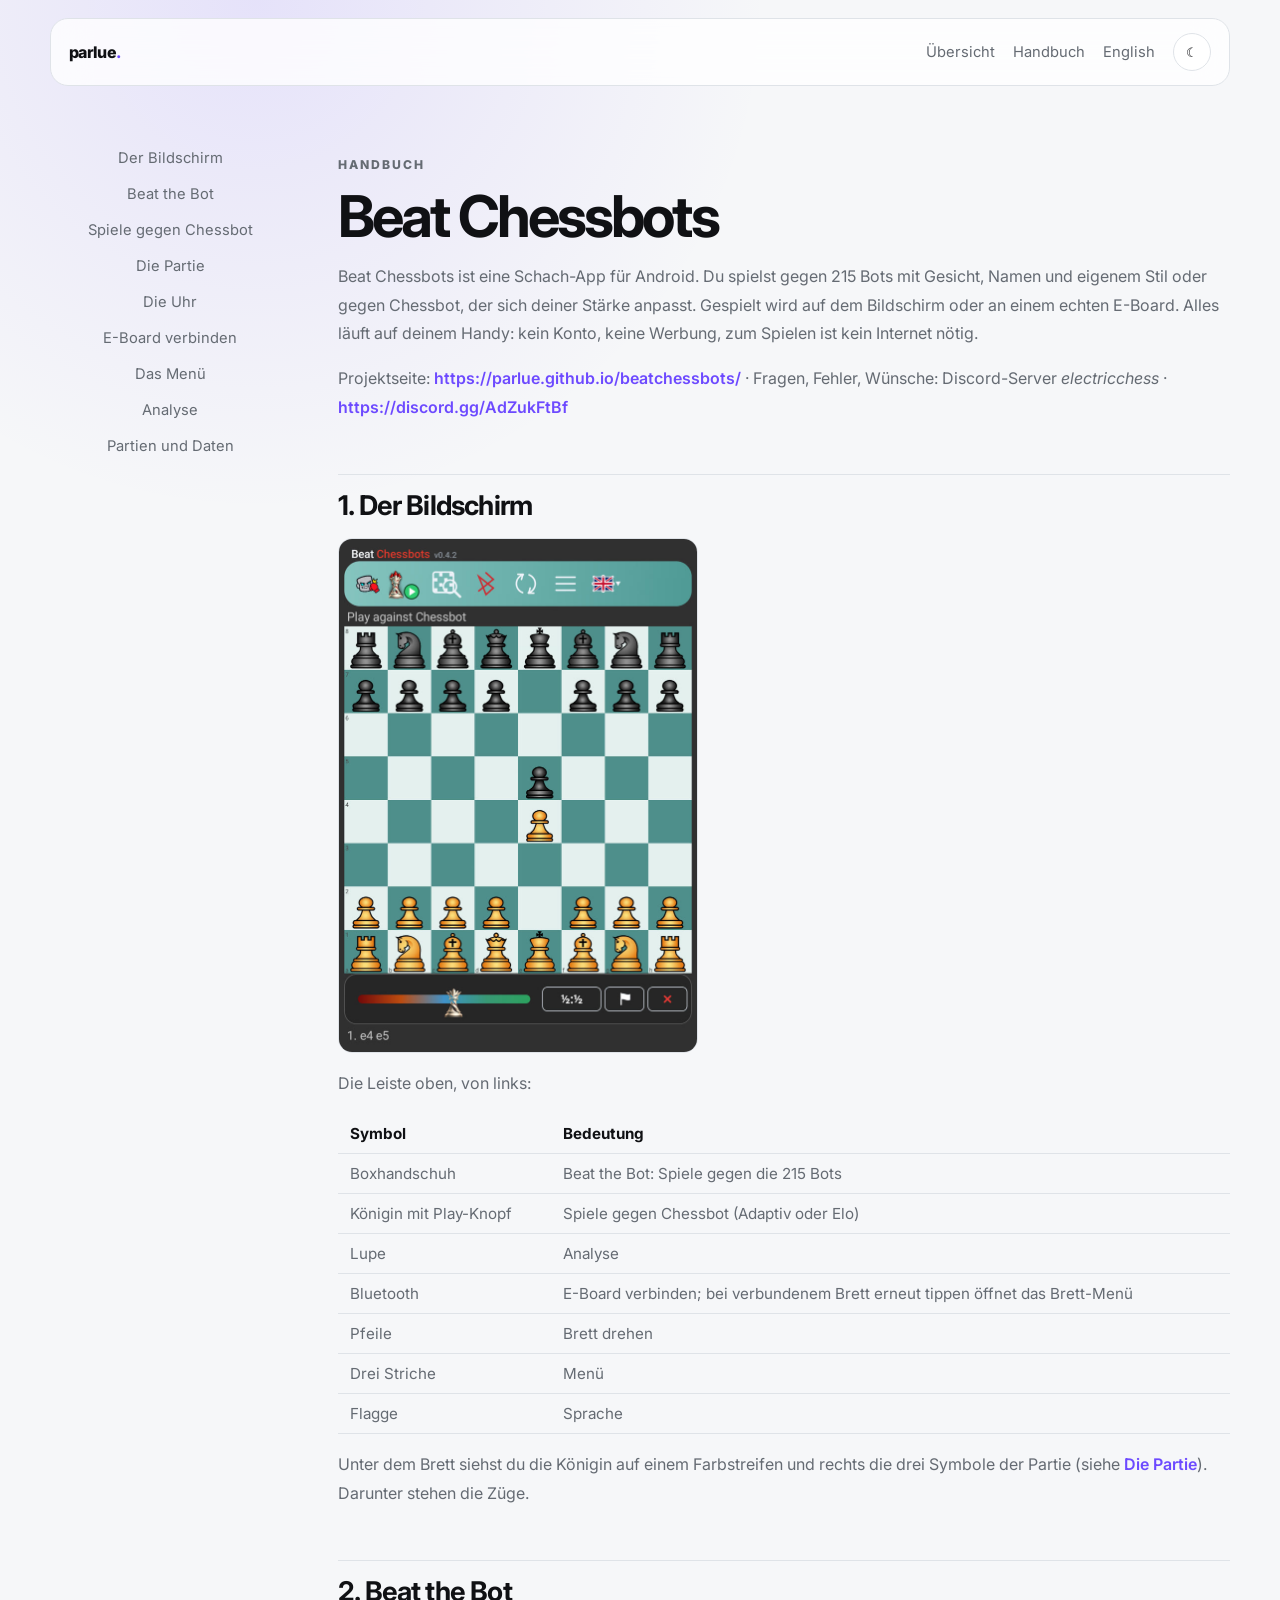
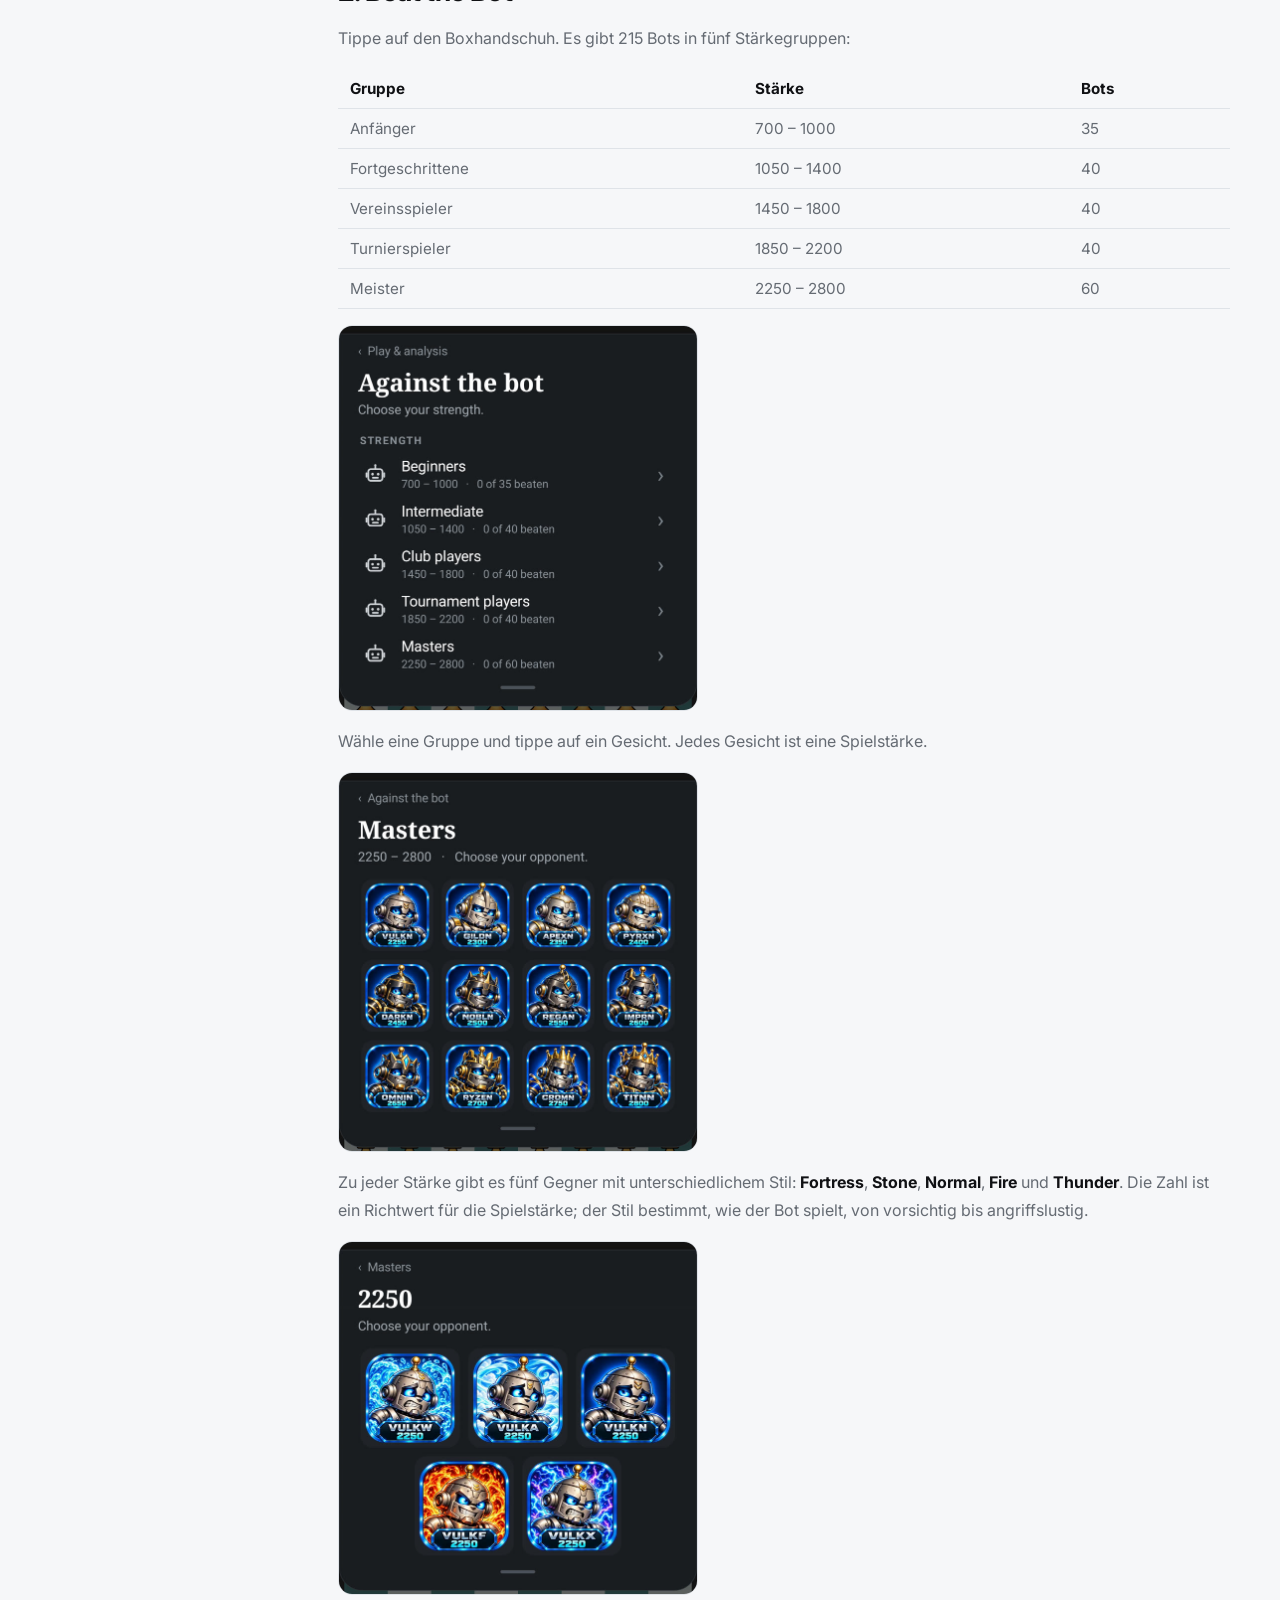
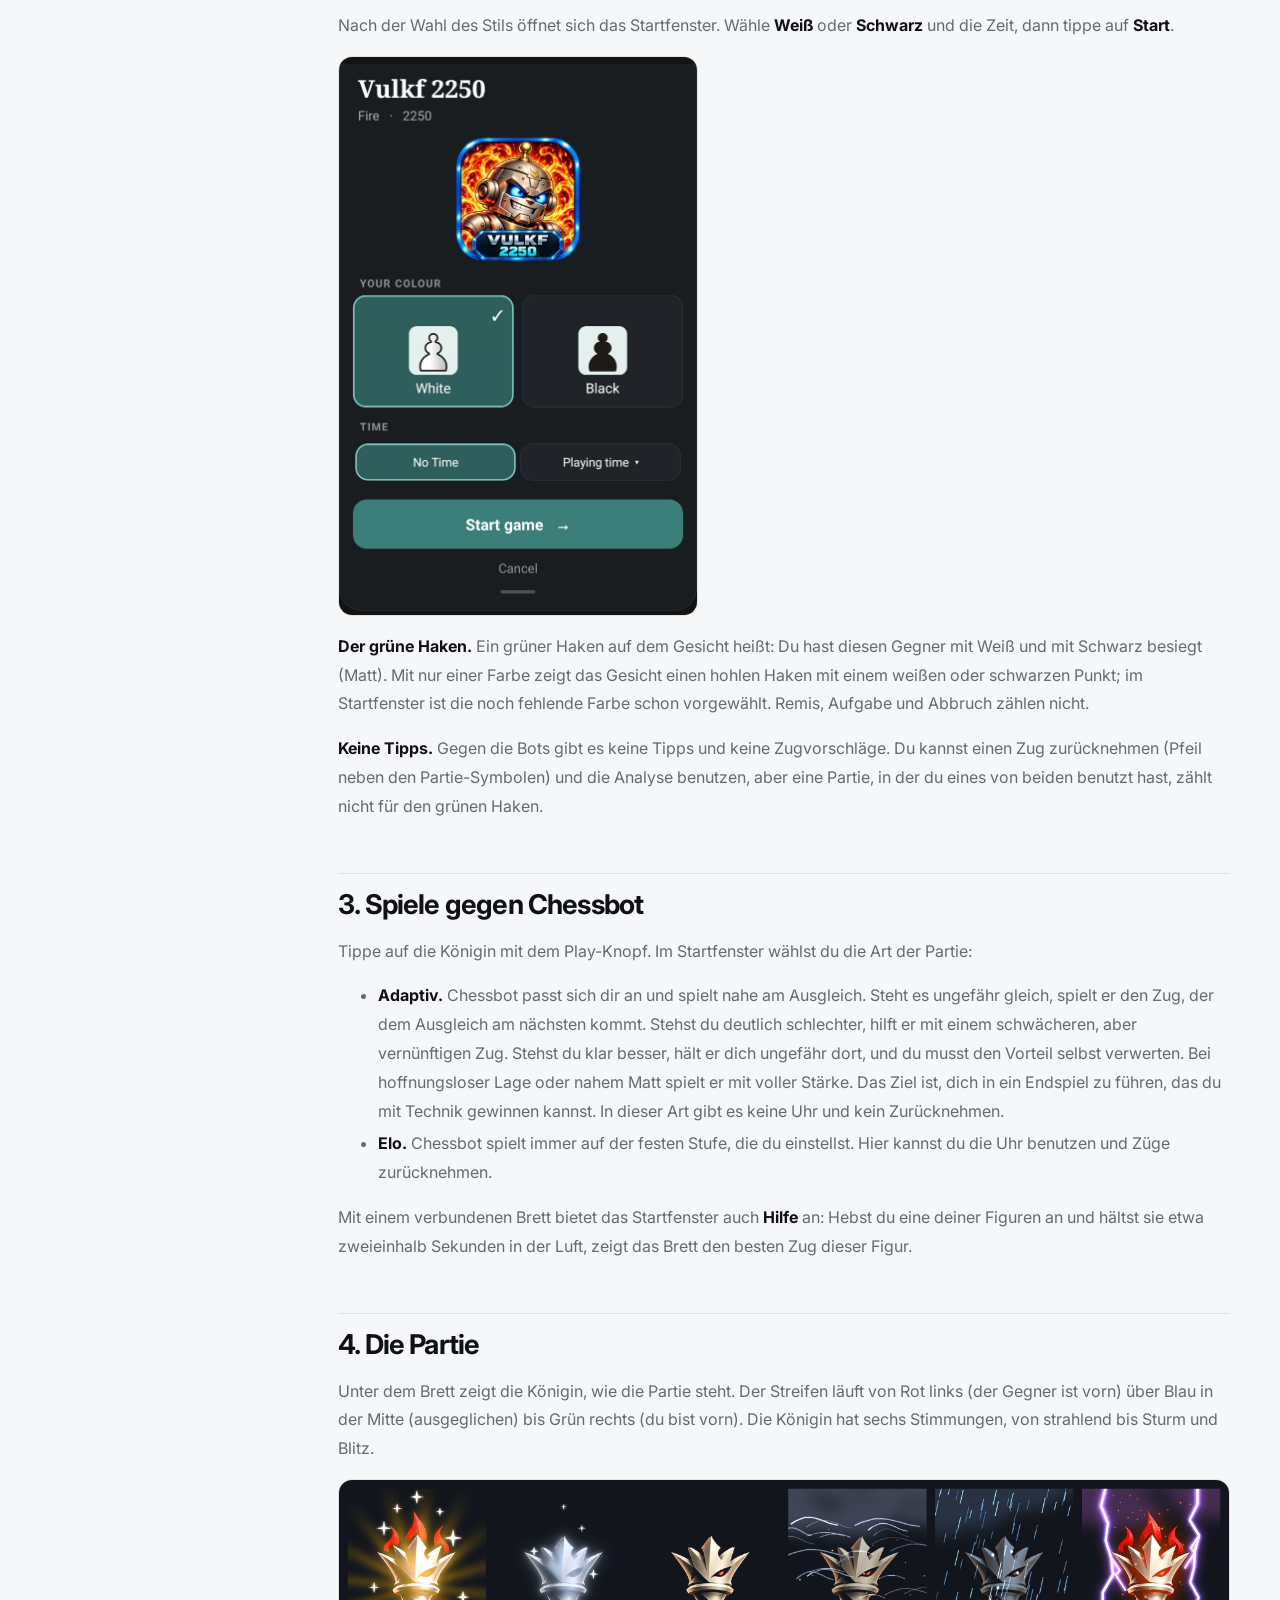
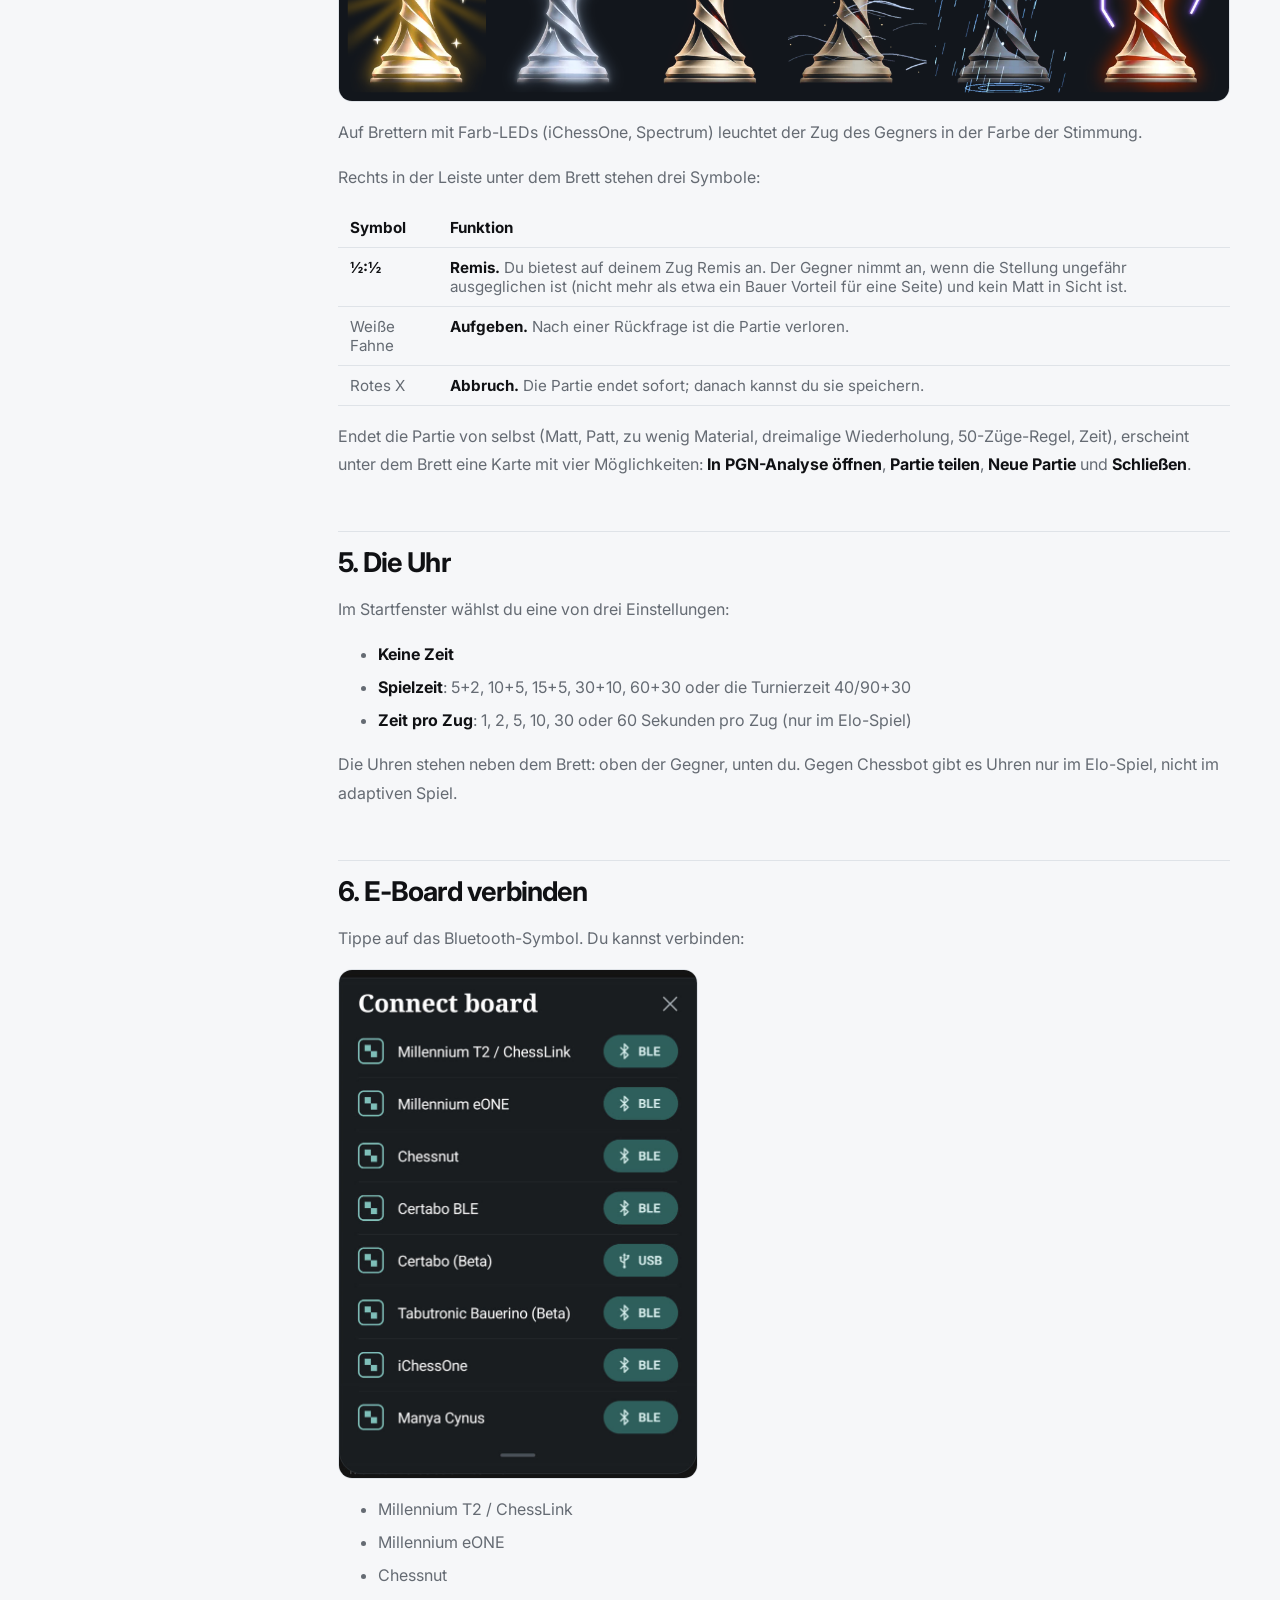
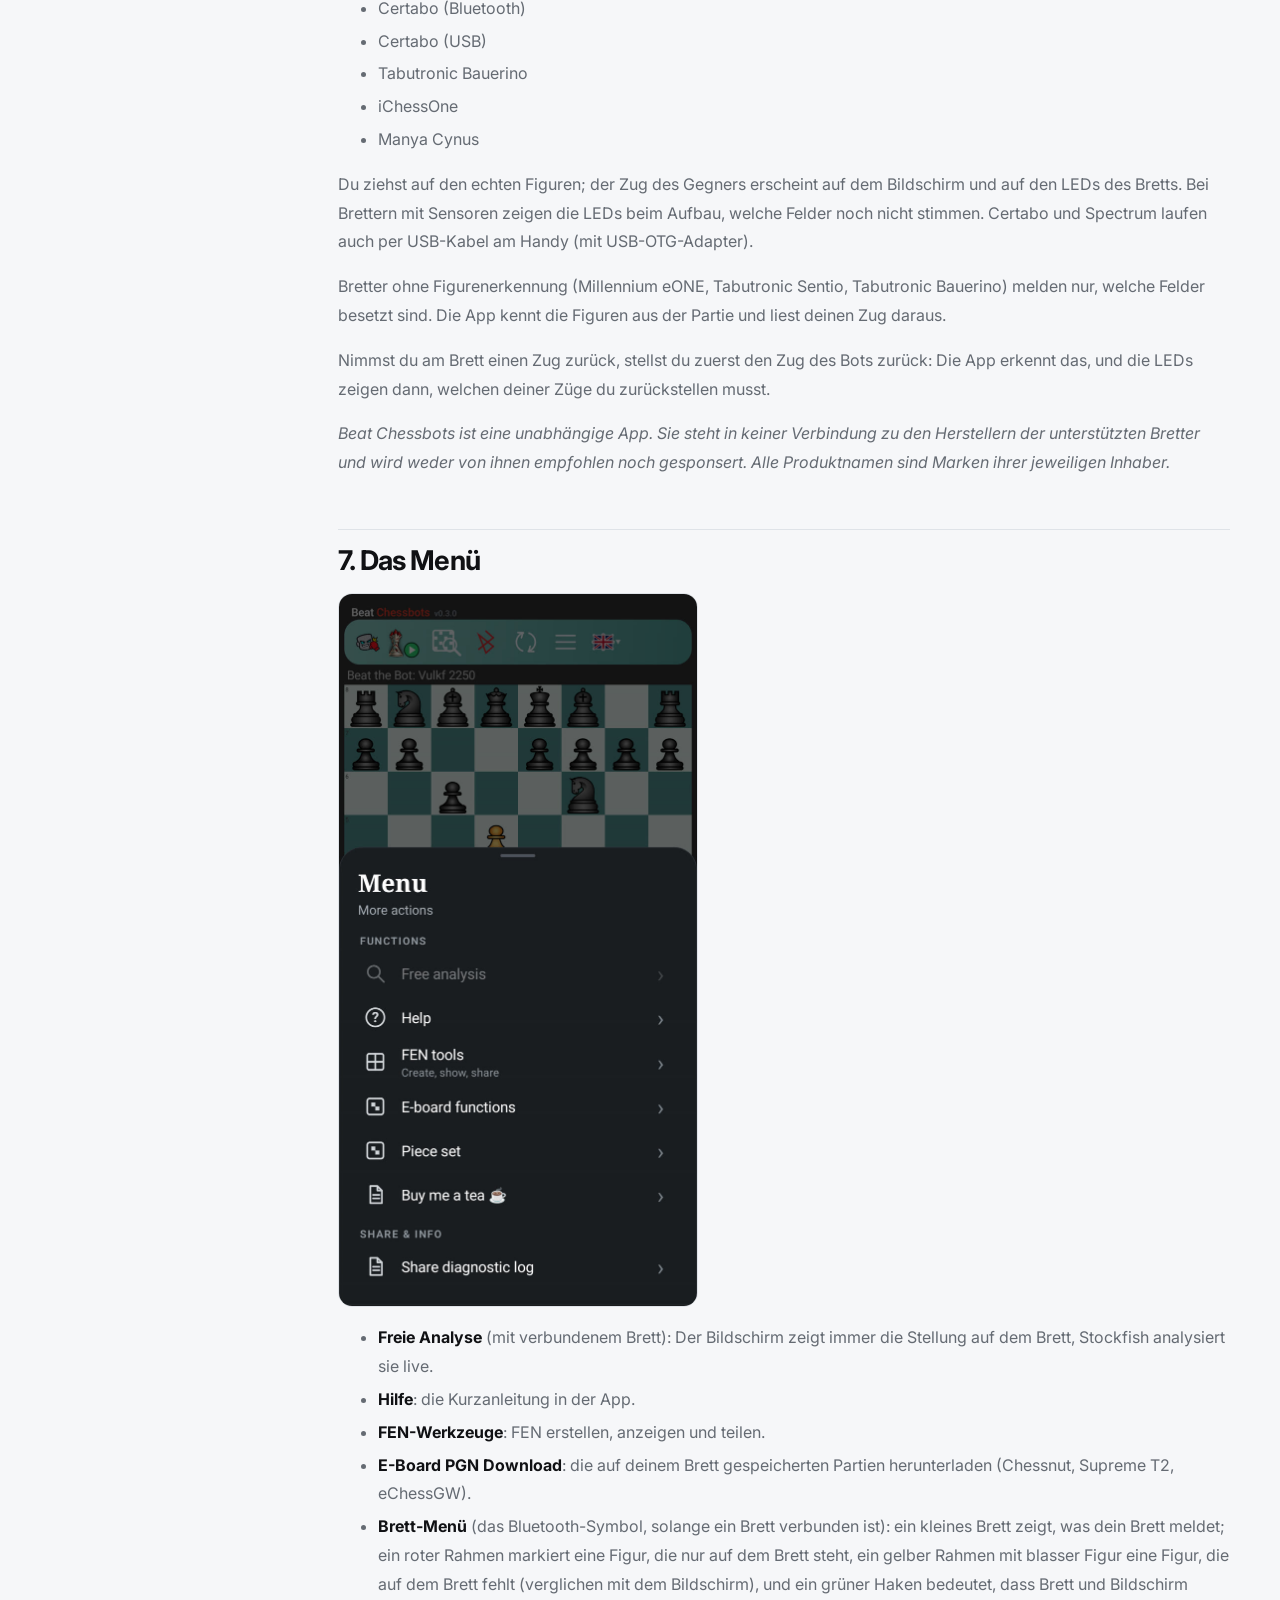
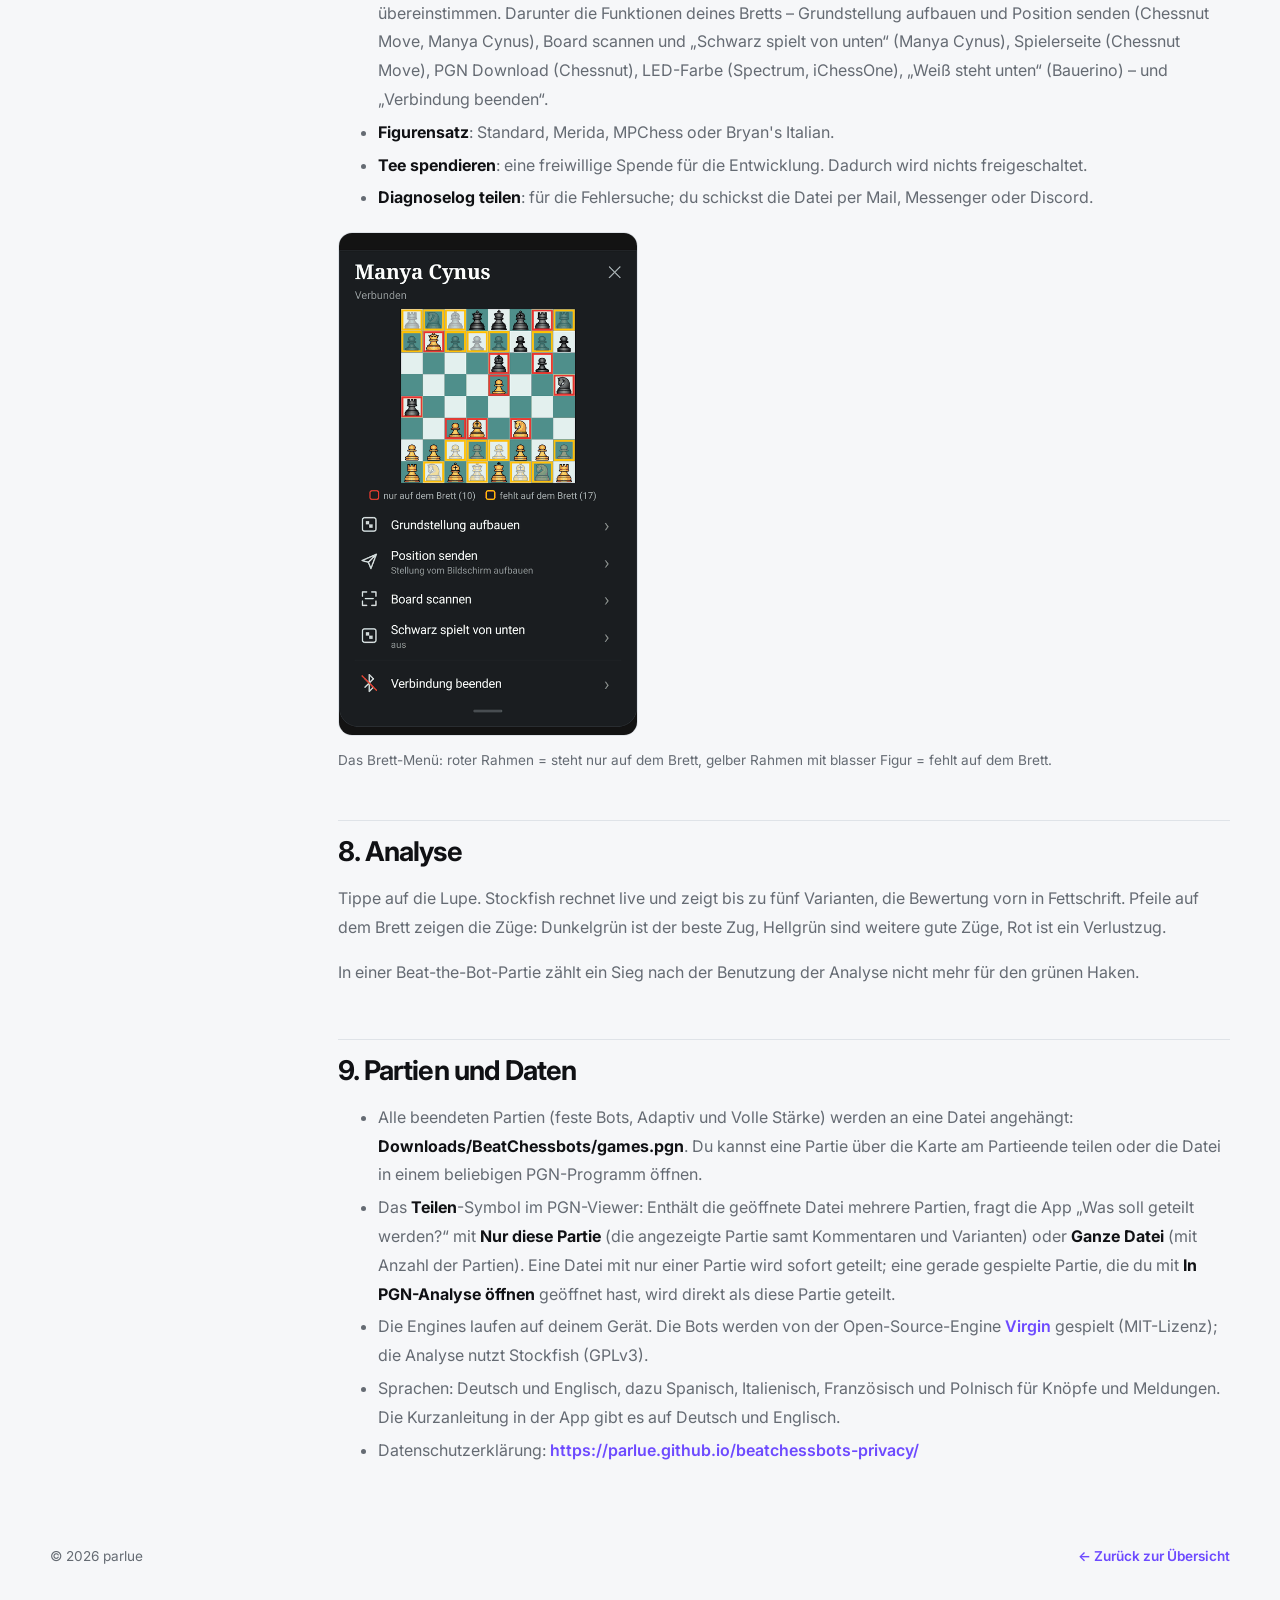
<file: beatchessbots/handbuch.html>
<!doctype html>
<html lang="de">
<head>
  <meta charset="utf-8">
  <meta name="viewport" content="width=device-width, initial-scale=1">
  <meta name="description" content="Handbuch zu Beat Chessbots: Beat the Bot mit 215 Bots, Spiele gegen Chessbot, die Partie, die Uhr, E-Boards, das Menü und die Analyse.">
  <title>Beat Chessbots – Handbuch</title>
  <link rel="preconnect" href="https://fonts.googleapis.com">
  <link rel="preconnect" href="https://fonts.gstatic.com" crossorigin>
  <link href="https://fonts.googleapis.com/css2?family=Inter:wght@400;500;600;700;800&display=swap" rel="stylesheet">
  <link rel="stylesheet" href="../styles.css">
  <link rel="stylesheet" href="../echesstactics/project.css">
  <style>
    .doc img { display: block; max-width: min(100%, 360px); height: auto; border-radius: 14px; margin: 16px 0; border: 1px solid var(--line); }
    .doc img[src$="queen-moods.png"] { max-width: 100%; }
  </style>
</head>
<body>
  <header class="site-header">
    <a class="brand" href="../">parlue<span>.</span></a>
    <nav>
      <a href="./">Übersicht</a>
      <a href="handbuch.html">Handbuch</a>
      <a href="docs.html">English</a>
      <button id="themeToggle" class="icon-button" aria-label="Toggle dark mode">☾</button>
    </nav>
  </header>

  <main id="top">
    <div class="doc-layout">
      <nav class="doc-nav" aria-label="Abschnitte des Handbuchs">
        <a href="#1-der-bildschirm">Der Bildschirm</a>
        <a href="#2-beat-the-bot">Beat the Bot</a>
        <a href="#3-spiele-gegen-chessbot">Spiele gegen Chessbot</a>
        <a href="#4-die-partie">Die Partie</a>
        <a href="#5-die-uhr">Die Uhr</a>
        <a href="#6-e-board-verbinden">E-Board verbinden</a>
        <a href="#7-das-menu">Das Menü</a>
        <a href="#8-analyse">Analyse</a>
        <a href="#9-partien-und-daten">Partien und Daten</a>
      </nav>

      <article class="doc">
        <p class="eyebrow">Handbuch</p>
        <h1>Beat Chessbots</h1>
<p>Beat Chessbots ist eine Schach-App für Android. Du spielst gegen 215 Bots mit Gesicht, Namen und eigenem Stil oder gegen Chessbot, der sich deiner Stärke anpasst. Gespielt wird auf dem Bildschirm oder an einem echten E-Board. Alles läuft auf deinem Handy: kein Konto, keine Werbung, zum Spielen ist kein Internet nötig.</p>
<p>Projektseite: <a href="https://parlue.github.io/beatchessbots/">https://parlue.github.io/beatchessbots/</a> · Fragen, Fehler, Wünsche: Discord-Server <em>electricchess</em> · <a href="https://discord.gg/AdZukFtBf">https://discord.gg/AdZukFtBf</a></p>
<h2 id="1-der-bildschirm">1. Der Bildschirm</h2>
<p><img alt="Eine Partie gegen einen Bot" src="../assets/beatchessbots/game.jpg" /></p>
<p>Die Leiste oben, von links:</p>
<table class="doc-table">
<thead>
<tr>
<th>Symbol</th>
<th>Bedeutung</th>
</tr>
</thead>
<tbody>
<tr>
<td>Boxhandschuh</td>
<td>Beat the Bot: Spiele gegen die 215 Bots</td>
</tr>
<tr>
<td>Königin mit Play-Knopf</td>
<td>Spiele gegen Chessbot (Adaptiv oder Elo)</td>
</tr>
<tr>
<td>Lupe</td>
<td>Analyse</td>
</tr>
<tr>
<td>Bluetooth</td>
<td>E-Board verbinden; bei verbundenem Brett erneut tippen öffnet das Brett-Menü</td>
</tr>
<tr>
<td>Pfeile</td>
<td>Brett drehen</td>
</tr>
<tr>
<td>Drei Striche</td>
<td>Menü</td>
</tr>
<tr>
<td>Flagge</td>
<td>Sprache</td>
</tr>
</tbody>
</table>
<p>Unter dem Brett siehst du die Königin auf einem Farbstreifen und rechts die drei Symbole der Partie (siehe <a href="#4-die-partie">Die Partie</a>). Darunter stehen die Züge.</p>
<h2 id="2-beat-the-bot">2. Beat the Bot</h2>
<p>Tippe auf den Boxhandschuh. Es gibt 215 Bots in fünf Stärkegruppen:</p>
<table class="doc-table">
<thead>
<tr>
<th>Gruppe</th>
<th>Stärke</th>
<th>Bots</th>
</tr>
</thead>
<tbody>
<tr>
<td>Anfänger</td>
<td>700 – 1000</td>
<td>35</td>
</tr>
<tr>
<td>Fortgeschrittene</td>
<td>1050 – 1400</td>
<td>40</td>
</tr>
<tr>
<td>Vereinsspieler</td>
<td>1450 – 1800</td>
<td>40</td>
</tr>
<tr>
<td>Turnierspieler</td>
<td>1850 – 2200</td>
<td>40</td>
</tr>
<tr>
<td>Meister</td>
<td>2250 – 2800</td>
<td>60</td>
</tr>
</tbody>
</table>
<p><img alt="Die fünf Stärkegruppen" src="../assets/beatchessbots/bot-1-strength.jpg" /></p>
<p>Wähle eine Gruppe und tippe auf ein Gesicht. Jedes Gesicht ist eine Spielstärke.</p>
<p><img alt="Die zwölf Stufen der Meister" src="../assets/beatchessbots/bot-2-select.jpg" /></p>
<p>Zu jeder Stärke gibt es fünf Gegner mit unterschiedlichem Stil: <strong>Fortress</strong>, <strong>Stone</strong>, <strong>Normal</strong>, <strong>Fire</strong> und <strong>Thunder</strong>. Die Zahl ist ein Richtwert für die Spielstärke; der Stil bestimmt, wie der Bot spielt, von vorsichtig bis angriffslustig.</p>
<p><img alt="Die fünf Stile einer Stufe" src="../assets/beatchessbots/bot-3-variants.jpg" /></p>
<p>Nach der Wahl des Stils öffnet sich das Startfenster. Wähle <strong>Weiß</strong> oder <strong>Schwarz</strong> und die Zeit, dann tippe auf <strong>Start</strong>.</p>
<p><img alt="Das Startfenster" src="../assets/beatchessbots/bot-4-start.jpg" /></p>
<p><strong>Der grüne Haken.</strong> Ein grüner Haken auf dem Gesicht heißt: Du hast diesen Gegner mit Weiß und mit Schwarz besiegt (Matt). Mit nur einer Farbe zeigt das Gesicht einen hohlen Haken mit einem weißen oder schwarzen Punkt; im Startfenster ist die noch fehlende Farbe schon vorgewählt. Remis, Aufgabe und Abbruch zählen nicht.</p>
<p><strong>Keine Tipps.</strong> Gegen die Bots gibt es keine Tipps und keine Zugvorschläge. Du kannst einen Zug zurücknehmen (Pfeil neben den Partie-Symbolen) und die Analyse benutzen, aber eine Partie, in der du eines von beiden benutzt hast, zählt nicht für den grünen Haken.</p>
<h2 id="3-spiele-gegen-chessbot">3. Spiele gegen Chessbot</h2>
<p>Tippe auf die Königin mit dem Play-Knopf. Im Startfenster wählst du die Art der Partie:</p>
<ul>
<li><strong>Adaptiv.</strong> Chessbot passt sich dir an und spielt nahe am Ausgleich. Steht es ungefähr gleich, spielt er den Zug, der dem Ausgleich am nächsten kommt. Stehst du deutlich schlechter, hilft er mit einem schwächeren, aber vernünftigen Zug. Stehst du klar besser, hält er dich ungefähr dort, und du musst den Vorteil selbst verwerten. Bei hoffnungsloser Lage oder nahem Matt spielt er mit voller Stärke. Das Ziel ist, dich in ein Endspiel zu führen, das du mit Technik gewinnen kannst. In dieser Art gibt es keine Uhr und kein Zurücknehmen.</li>
<li><strong>Elo.</strong> Chessbot spielt immer auf der festen Stufe, die du einstellst. Hier kannst du die Uhr benutzen und Züge zurücknehmen.</li>
</ul>
<p>Mit einem verbundenen Brett bietet das Startfenster auch <strong>Hilfe</strong> an: Hebst du eine deiner Figuren an und hältst sie etwa zweieinhalb Sekunden in der Luft, zeigt das Brett den besten Zug dieser Figur.</p>
<h2 id="4-die-partie">4. Die Partie</h2>
<p>Unter dem Brett zeigt die Königin, wie die Partie steht. Der Streifen läuft von Rot links (der Gegner ist vorn) über Blau in der Mitte (ausgeglichen) bis Grün rechts (du bist vorn). Die Königin hat sechs Stimmungen, von strahlend bis Sturm und Blitz.</p>
<p><img alt="Die sechs Stimmungen der Königin" src="../assets/beatchessbots/queen-moods.png" /></p>
<p>Auf Brettern mit Farb-LEDs (iChessOne, Spectrum) leuchtet der Zug des Gegners in der Farbe der Stimmung.</p>
<p>Rechts in der Leiste unter dem Brett stehen drei Symbole:</p>
<table class="doc-table">
<thead>
<tr>
<th>Symbol</th>
<th>Funktion</th>
</tr>
</thead>
<tbody>
<tr>
<td><strong>½:½</strong></td>
<td><strong>Remis.</strong> Du bietest auf deinem Zug Remis an. Der Gegner nimmt an, wenn die Stellung ungefähr ausgeglichen ist (nicht mehr als etwa ein Bauer Vorteil für eine Seite) und kein Matt in Sicht ist.</td>
</tr>
<tr>
<td>Weiße Fahne</td>
<td><strong>Aufgeben.</strong> Nach einer Rückfrage ist die Partie verloren.</td>
</tr>
<tr>
<td>Rotes X</td>
<td><strong>Abbruch.</strong> Die Partie endet sofort; danach kannst du sie speichern.</td>
</tr>
</tbody>
</table>
<p>Endet die Partie von selbst (Matt, Patt, zu wenig Material, dreimalige Wiederholung, 50-Züge-Regel, Zeit), erscheint unter dem Brett eine Karte mit vier Möglichkeiten: <strong>In PGN-Analyse öffnen</strong>, <strong>Partie teilen</strong>, <strong>Neue Partie</strong> und <strong>Schließen</strong>.</p>
<h2 id="5-die-uhr">5. Die Uhr</h2>
<p>Im Startfenster wählst du eine von drei Einstellungen:</p>
<ul>
<li><strong>Keine Zeit</strong></li>
<li><strong>Spielzeit</strong>: 5+2, 10+5, 15+5, 30+10, 60+30 oder die Turnierzeit 40/90+30</li>
<li><strong>Zeit pro Zug</strong>: 1, 2, 5, 10, 30 oder 60 Sekunden pro Zug (nur im Elo-Spiel)</li>
</ul>
<p>Die Uhren stehen neben dem Brett: oben der Gegner, unten du. Gegen Chessbot gibt es Uhren nur im Elo-Spiel, nicht im adaptiven Spiel.</p>
<h2 id="6-e-board-verbinden">6. E-Board verbinden</h2>
<p>Tippe auf das Bluetooth-Symbol. Du kannst verbinden:</p>
<p><img alt="Die Bretter" src="../assets/beatchessbots/connect-board.jpg" /></p>
<ul>
<li>Millennium T2 / ChessLink</li>
<li>Millennium eONE</li>
<li>Chessnut</li>
<li>Certabo (Bluetooth)</li>
<li>Certabo (USB)</li>
<li>Tabutronic Bauerino</li>
<li>iChessOne</li>
<li>Manya Cynus</li>
</ul>
<p>Du ziehst auf den echten Figuren; der Zug des Gegners erscheint auf dem Bildschirm und auf den LEDs des Bretts. Bei Brettern mit Sensoren zeigen die LEDs beim Aufbau, welche Felder noch nicht stimmen. Certabo und Spectrum laufen auch per USB-Kabel am Handy (mit USB-OTG-Adapter).</p>
<p>Bretter ohne Figurenerkennung (Millennium eONE, Tabutronic Sentio, Tabutronic Bauerino) melden nur, welche Felder besetzt sind. Die App kennt die Figuren aus der Partie und liest deinen Zug daraus.</p>
<p>Nimmst du am Brett einen Zug zurück, stellst du zuerst den Zug des Bots zurück: Die App erkennt das, und die LEDs zeigen dann, welchen deiner Züge du zurückstellen musst.</p>
<p><em>Beat Chessbots ist eine unabhängige App. Sie steht in keiner Verbindung zu den Herstellern der unterstützten Bretter und wird weder von ihnen empfohlen noch gesponsert. Alle Produktnamen sind Marken ihrer jeweiligen Inhaber.</em></p>
<h2 id="7-das-menu">7. Das Menü</h2>
<p><img alt="Das Menü" src="../assets/beatchessbots/menu.jpg" /></p>
<ul>
<li><strong>Freie Analyse</strong> (mit verbundenem Brett): Der Bildschirm zeigt immer die Stellung auf dem Brett, Stockfish analysiert sie live.</li>
<li><strong>Hilfe</strong>: die Kurzanleitung in der App.</li>
<li><strong>FEN-Werkzeuge</strong>: FEN erstellen, anzeigen und teilen.</li>
<li><strong>E-Board PGN Download</strong>: die auf deinem Brett gespeicherten Partien herunterladen (Chessnut, Supreme T2, eChessGW).</li>
<li><strong>Brett-Menü</strong> (das Bluetooth-Symbol, solange ein Brett verbunden ist): ein kleines Brett zeigt, was dein Brett meldet; ein roter Rahmen markiert eine Figur, die nur auf dem Brett steht, ein gelber Rahmen mit blasser Figur eine Figur, die auf dem Brett fehlt (verglichen mit dem Bildschirm), und ein grüner Haken bedeutet, dass Brett und Bildschirm übereinstimmen. Darunter die Funktionen deines Bretts – Grundstellung aufbauen und Position senden (Chessnut Move, Manya Cynus), Board scannen und „Schwarz spielt von unten“ (Manya Cynus), Spielerseite (Chessnut Move), PGN Download (Chessnut), LED-Farbe (Spectrum, iChessOne), „Weiß steht unten“ (Bauerino) – und „Verbindung beenden“.</li>
<li><strong>Figurensatz</strong>: Standard, Merida, MPChess oder Bryan's Italian.</li>
<li><strong>Tee spendieren</strong>: eine freiwillige Spende für die Entwicklung. Dadurch wird nichts freigeschaltet.</li>
<li><strong>Diagnoselog teilen</strong>: für die Fehlersuche; du schickst die Datei per Mail, Messenger oder Discord.</li>
</ul>
<figure style="margin:20px 0"><img src="../assets/beatchessbots/board-menu-de.png" alt="Brett-Menü der Manya Cynus: Mini-Brett mit roten und gelben Rahmen, die Funktionen des Bretts und Verbindung beenden" loading="lazy" style="max-width:300px;border-radius:14px"><figcaption style="color:var(--muted);font-size:.85rem;margin-top:8px">Das Brett-Menü: roter Rahmen = steht nur auf dem Brett, gelber Rahmen mit blasser Figur = fehlt auf dem Brett.</figcaption></figure>
<h2 id="8-analyse">8. Analyse</h2>
<p>Tippe auf die Lupe. Stockfish rechnet live und zeigt bis zu fünf Varianten, die Bewertung vorn in Fettschrift. Pfeile auf dem Brett zeigen die Züge: Dunkelgrün ist der beste Zug, Hellgrün sind weitere gute Züge, Rot ist ein Verlustzug.</p>
<p>In einer Beat-the-Bot-Partie zählt ein Sieg nach der Benutzung der Analyse nicht mehr für den grünen Haken.</p>
<h2 id="9-partien-und-daten">9. Partien und Daten</h2>
<ul>
<li>Alle beendeten Partien (feste Bots, Adaptiv und Volle Stärke) werden an eine Datei angehängt: <strong>Downloads/BeatChessbots/games.pgn</strong>. Du kannst eine Partie über die Karte am Partieende teilen oder die Datei in einem beliebigen PGN-Programm öffnen.</li>
<li>Das <strong>Teilen</strong>-Symbol im PGN-Viewer: Enthält die geöffnete Datei mehrere Partien, fragt die App „Was soll geteilt werden?“ mit <strong>Nur diese Partie</strong> (die angezeigte Partie samt Kommentaren und Varianten) oder <strong>Ganze Datei</strong> (mit Anzahl der Partien). Eine Datei mit nur einer Partie wird sofort geteilt; eine gerade gespielte Partie, die du mit <strong>In PGN-Analyse öffnen</strong> geöffnet hast, wird direkt als diese Partie geteilt.</li>
<li>Die Engines laufen auf deinem Gerät. Die Bots werden von der Open-Source-Engine <a href="https://parlue.github.io/virgin/">Virgin</a> gespielt (MIT-Lizenz); die Analyse nutzt Stockfish (GPLv3).</li>
<li>Sprachen: Deutsch und Englisch, dazu Spanisch, Italienisch, Französisch und Polnisch für Knöpfe und Meldungen. Die Kurzanleitung in der App gibt es auf Deutsch und Englisch.</li>
<li>Datenschutzerklärung: <a href="https://parlue.github.io/beatchessbots-privacy/">https://parlue.github.io/beatchessbots-privacy/</a></li>
</ul>
      </article>
    </div>
  </main>

  <footer>
    <span>© <span id="year"></span> parlue</span>
    <span><a href="./">← Zurück zur Übersicht</a></span>
  </footer>

  <script src="../script.js"></script>
</body>
</html>
</file>
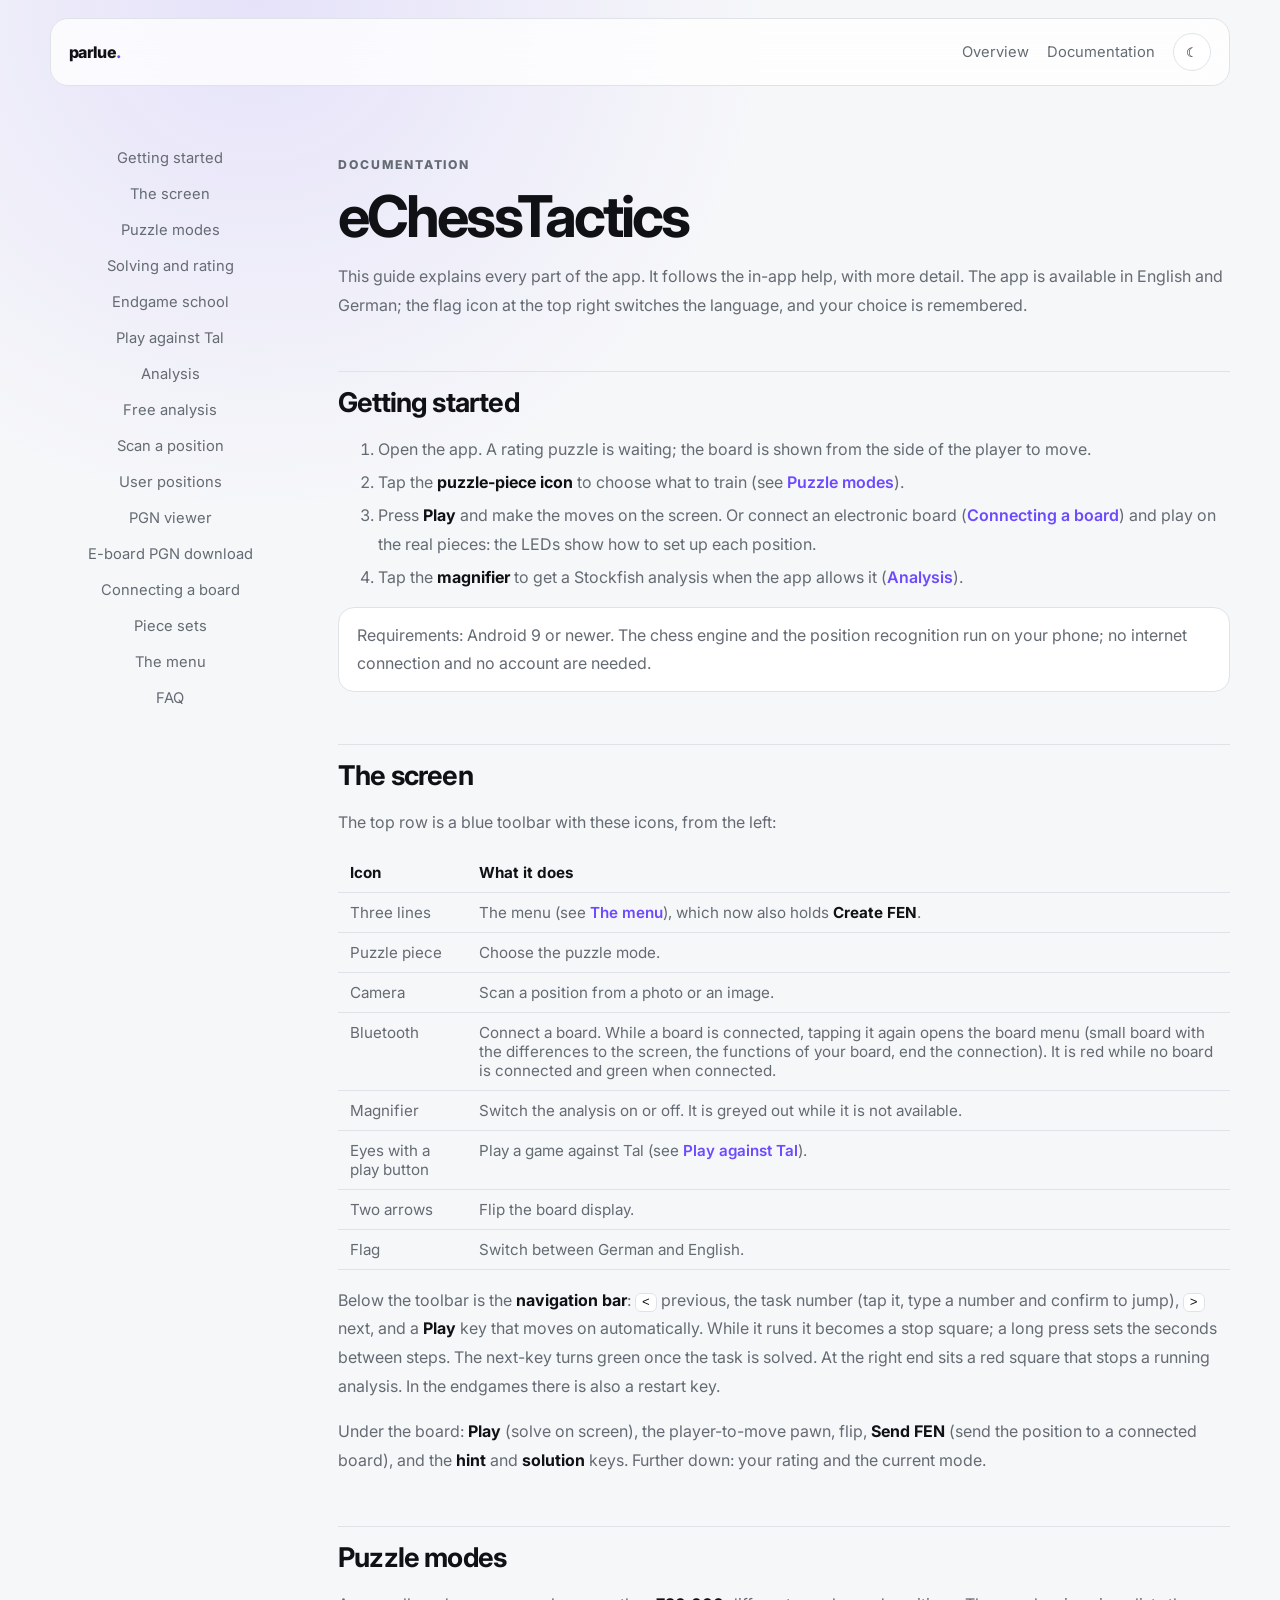
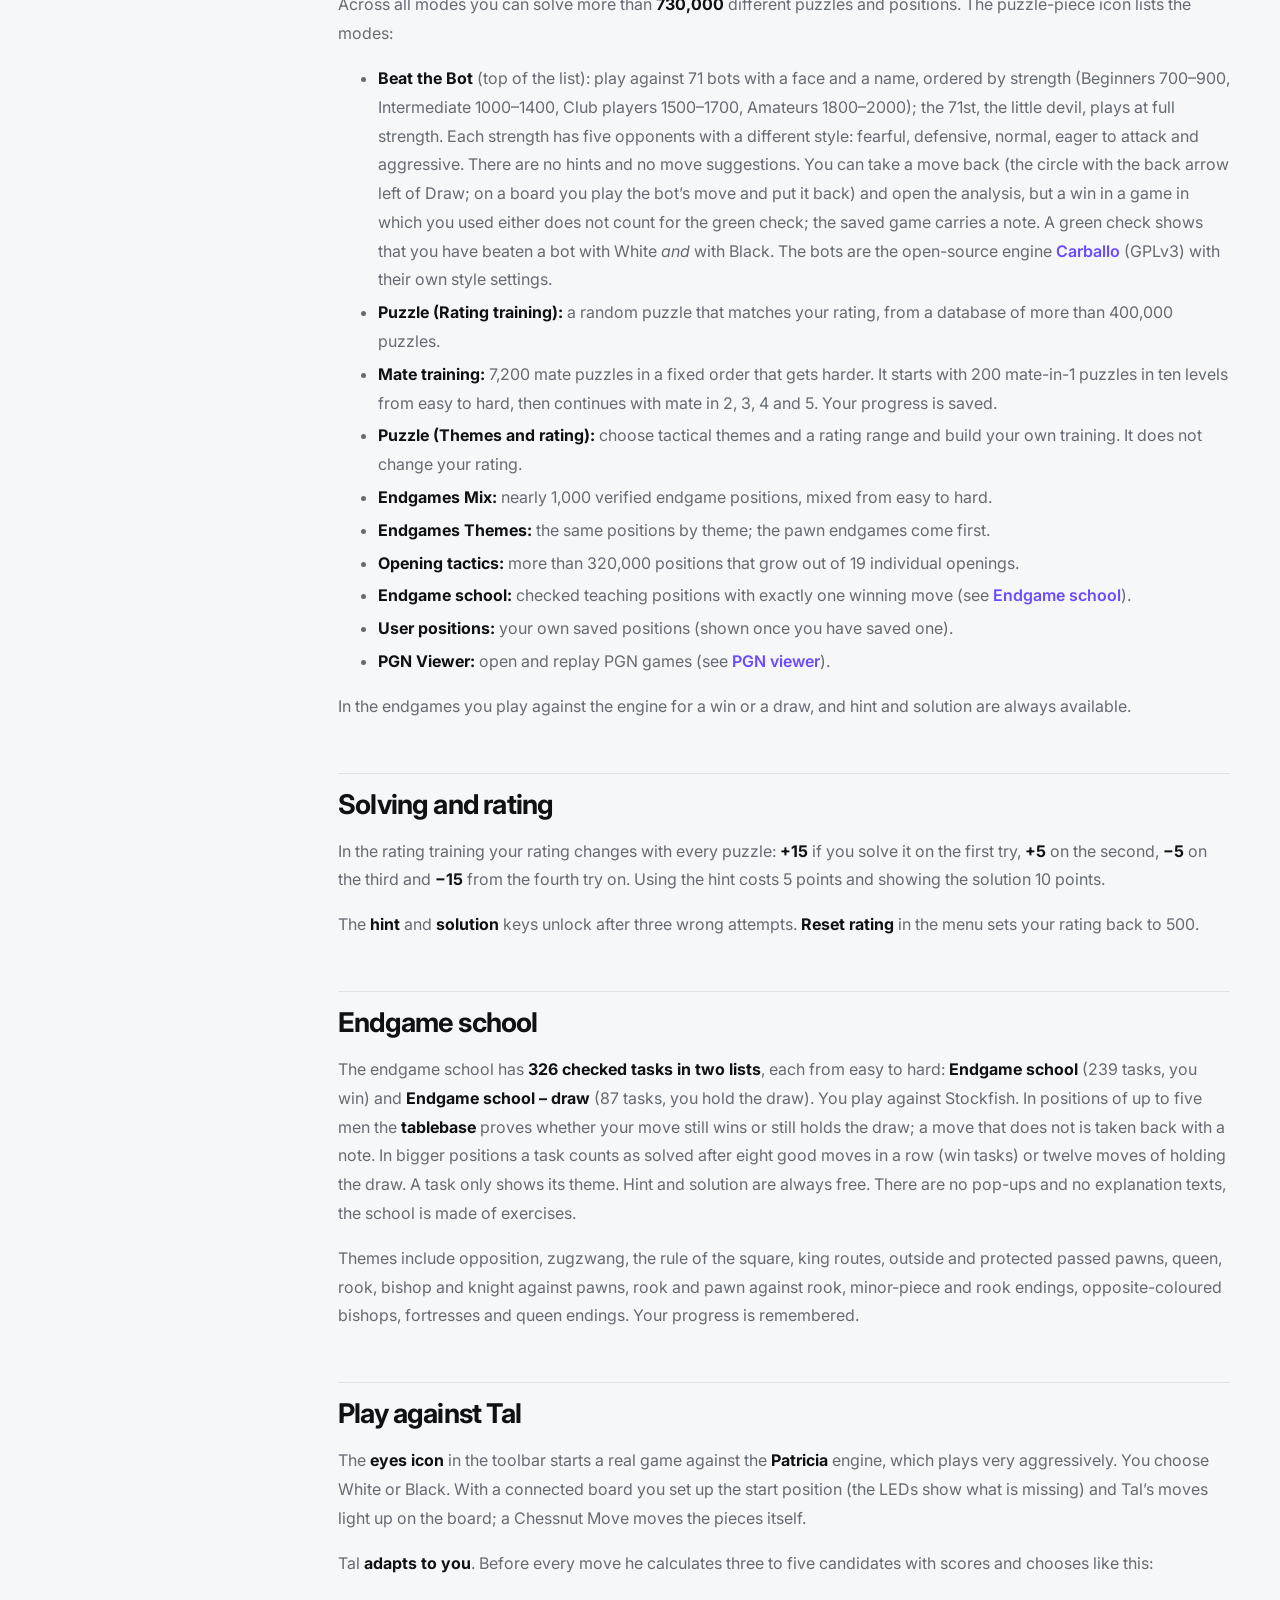
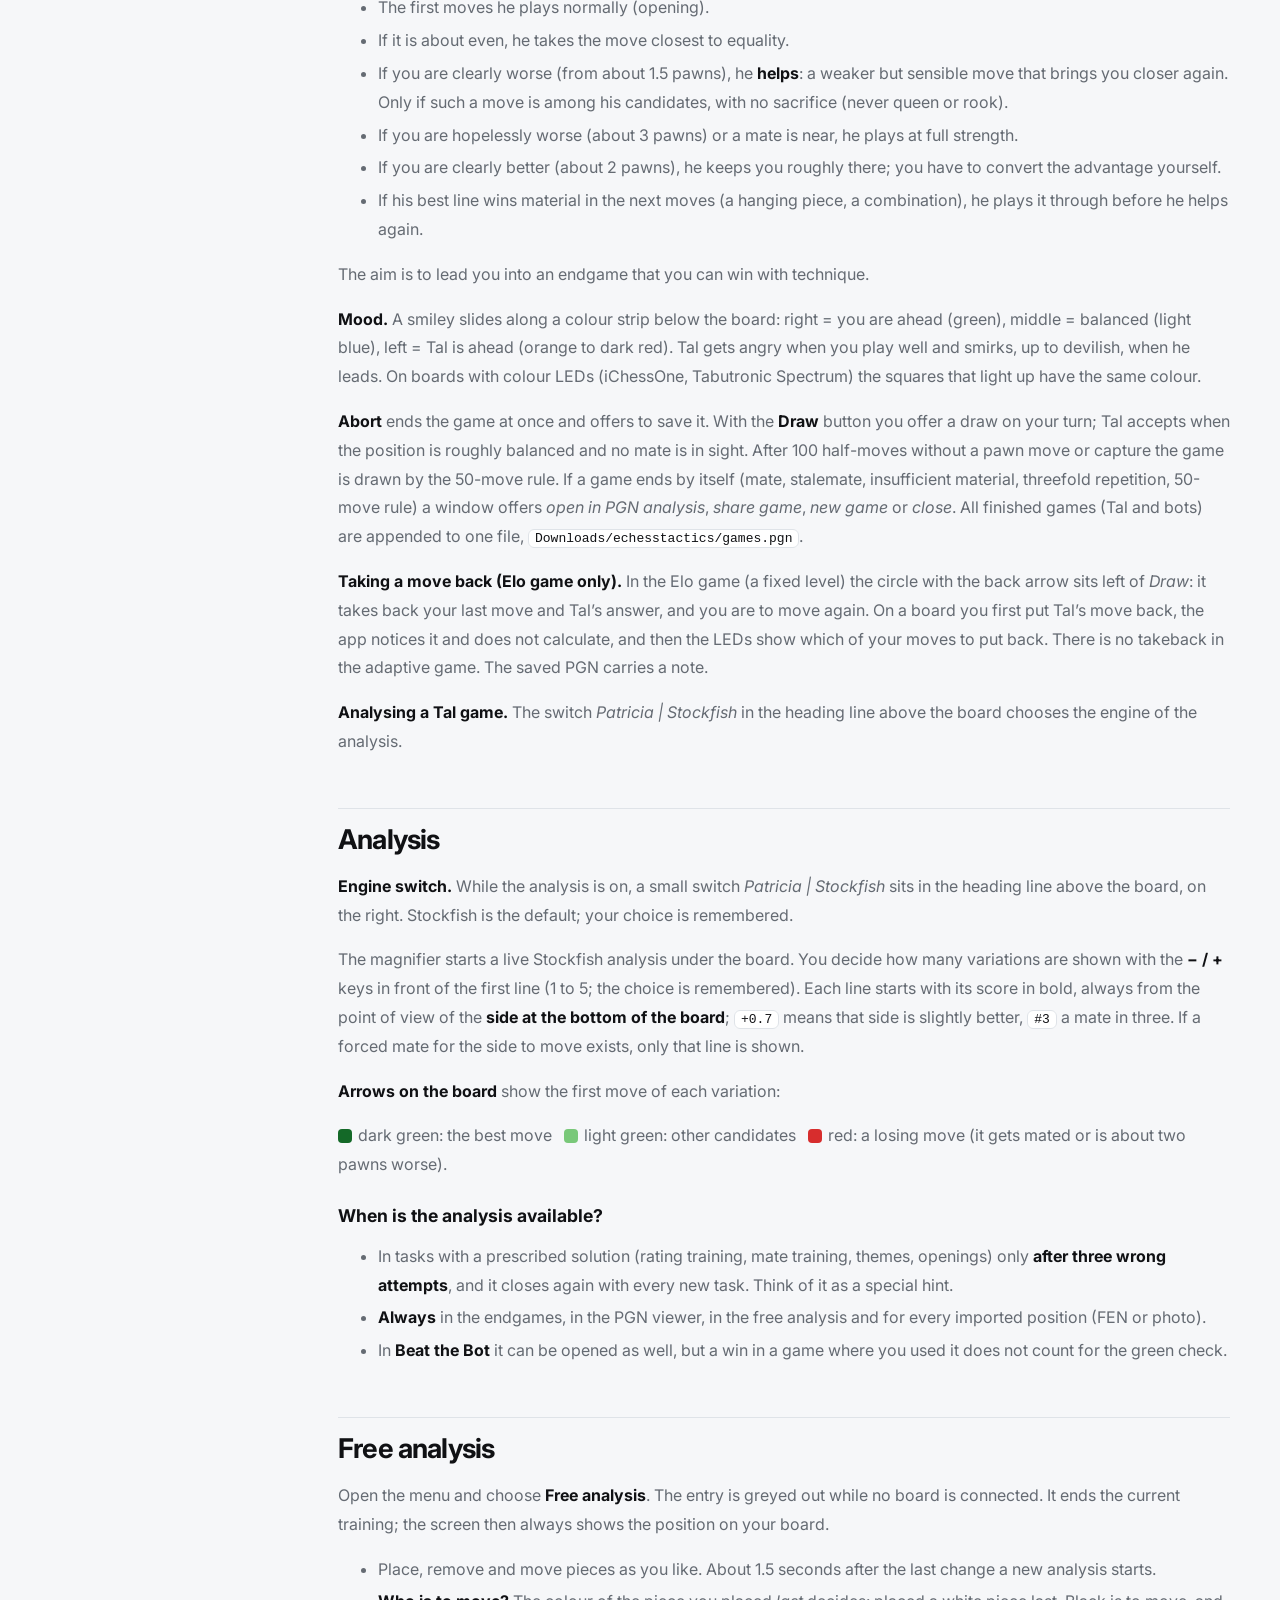
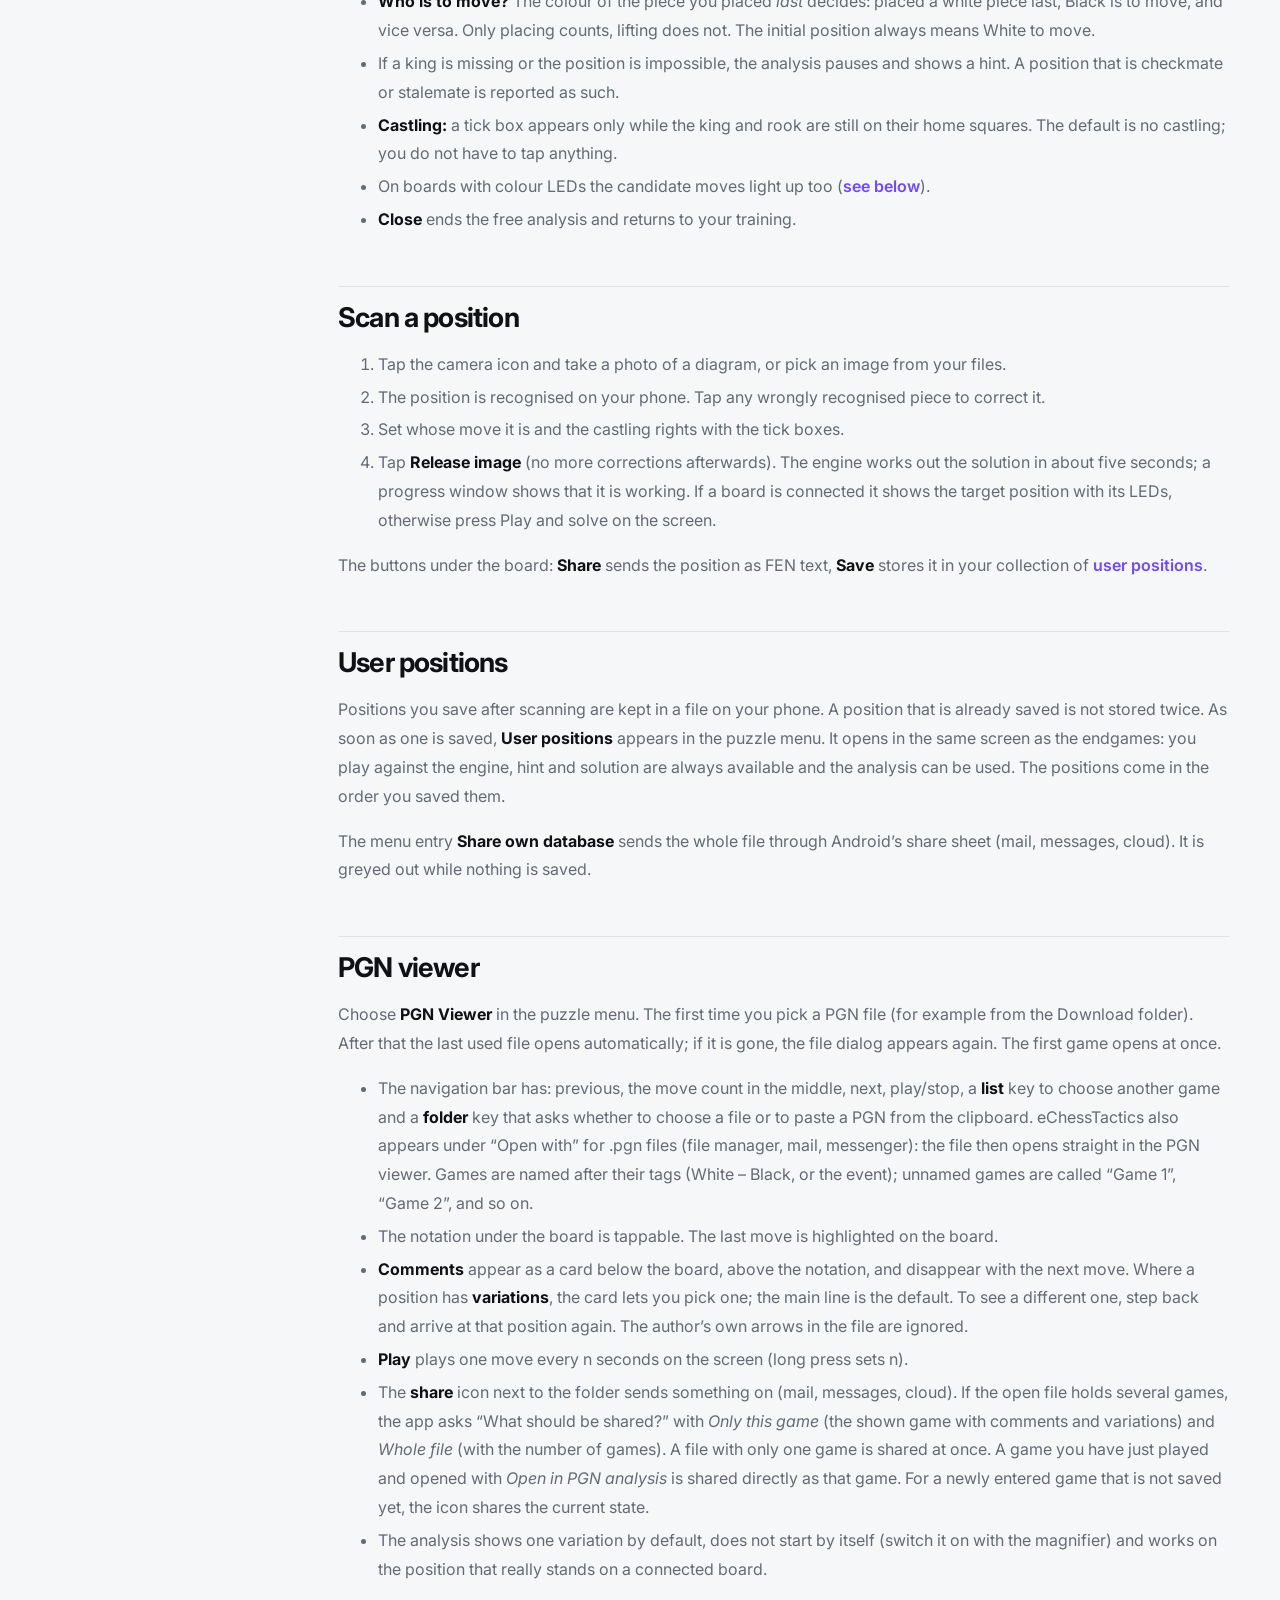
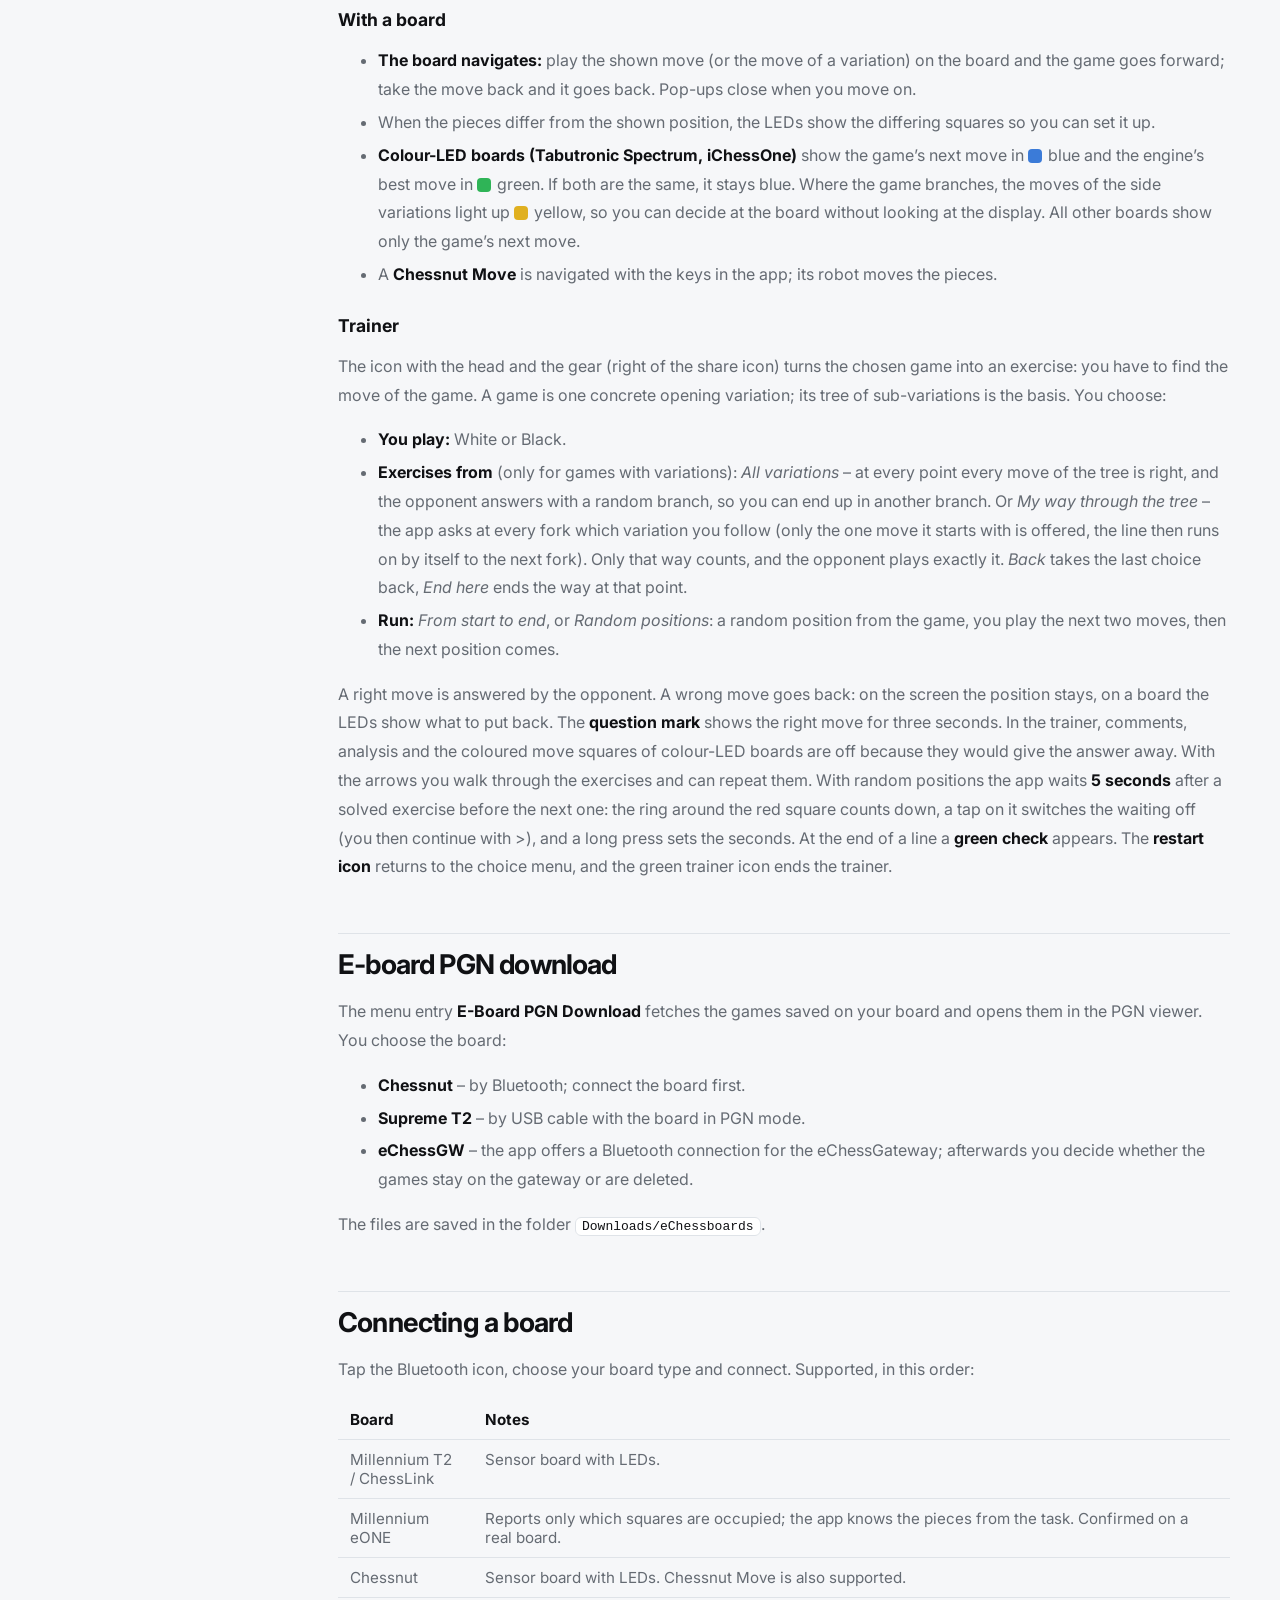
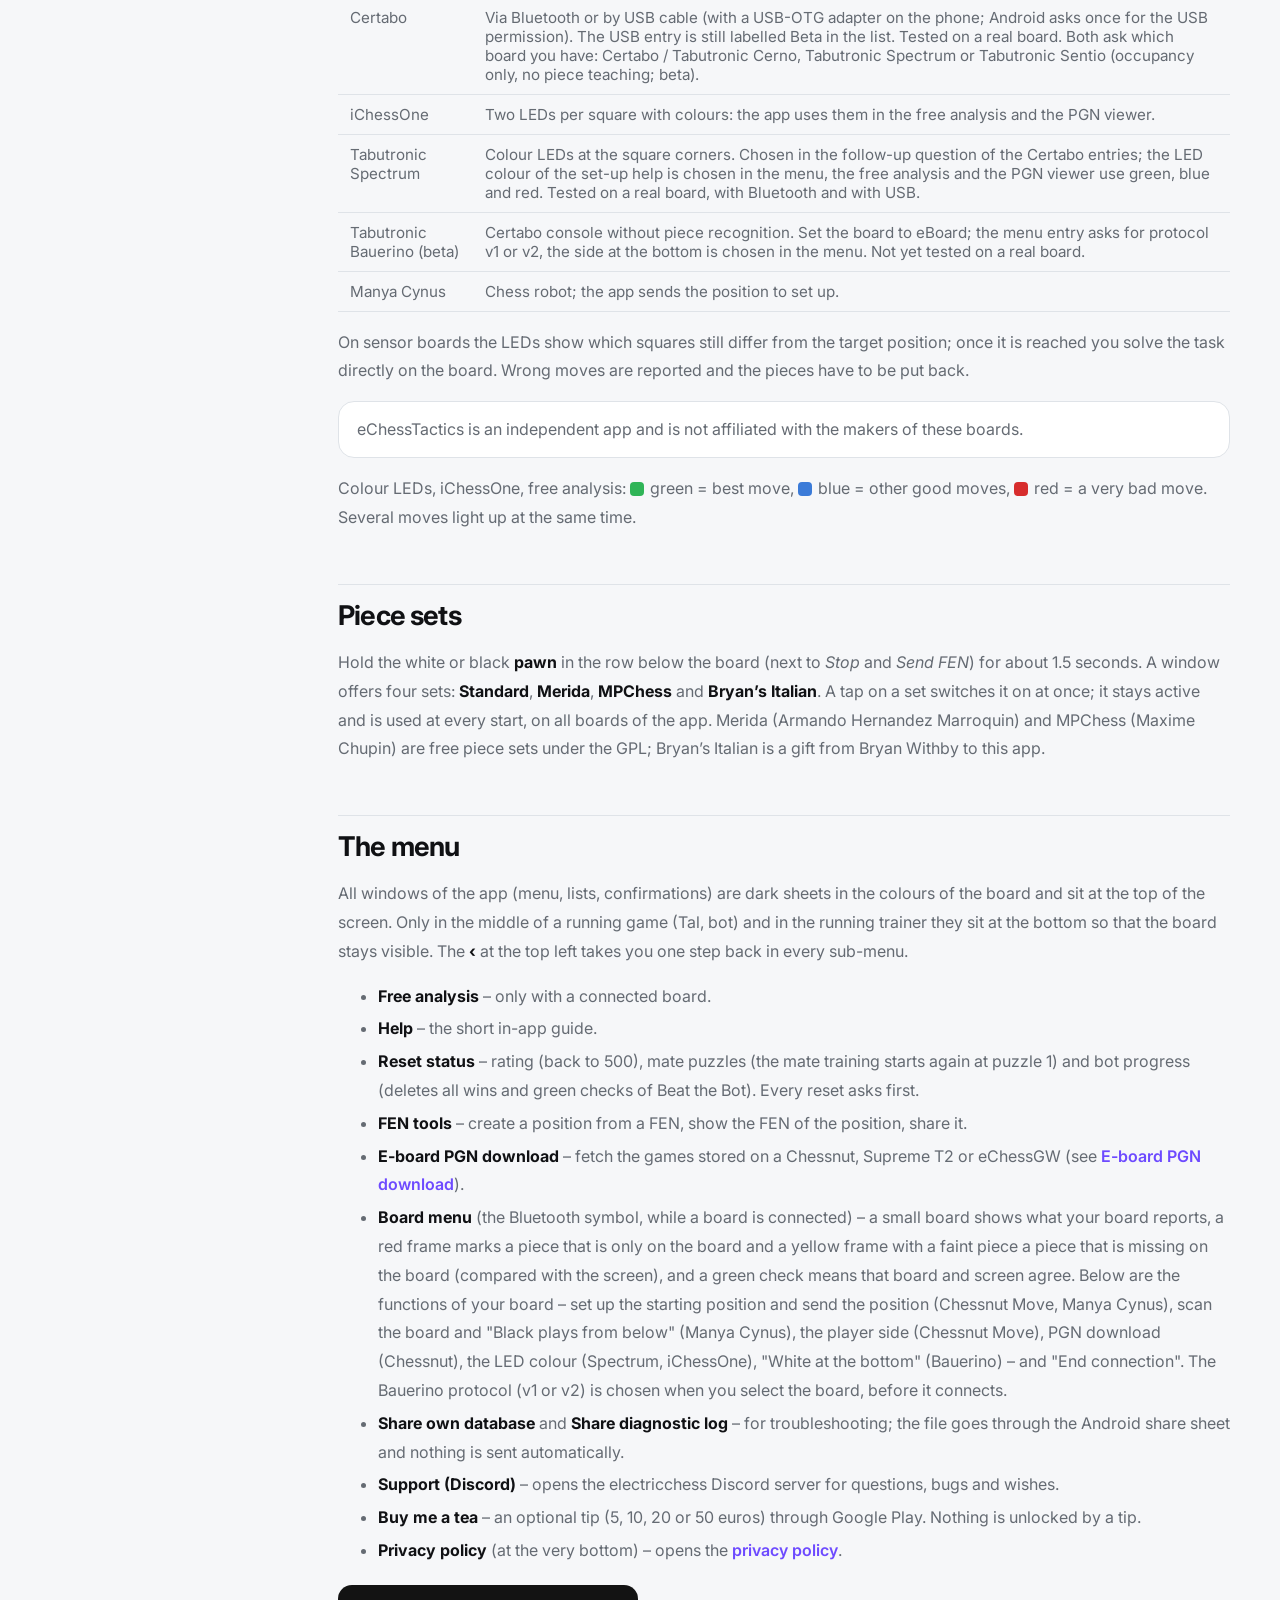
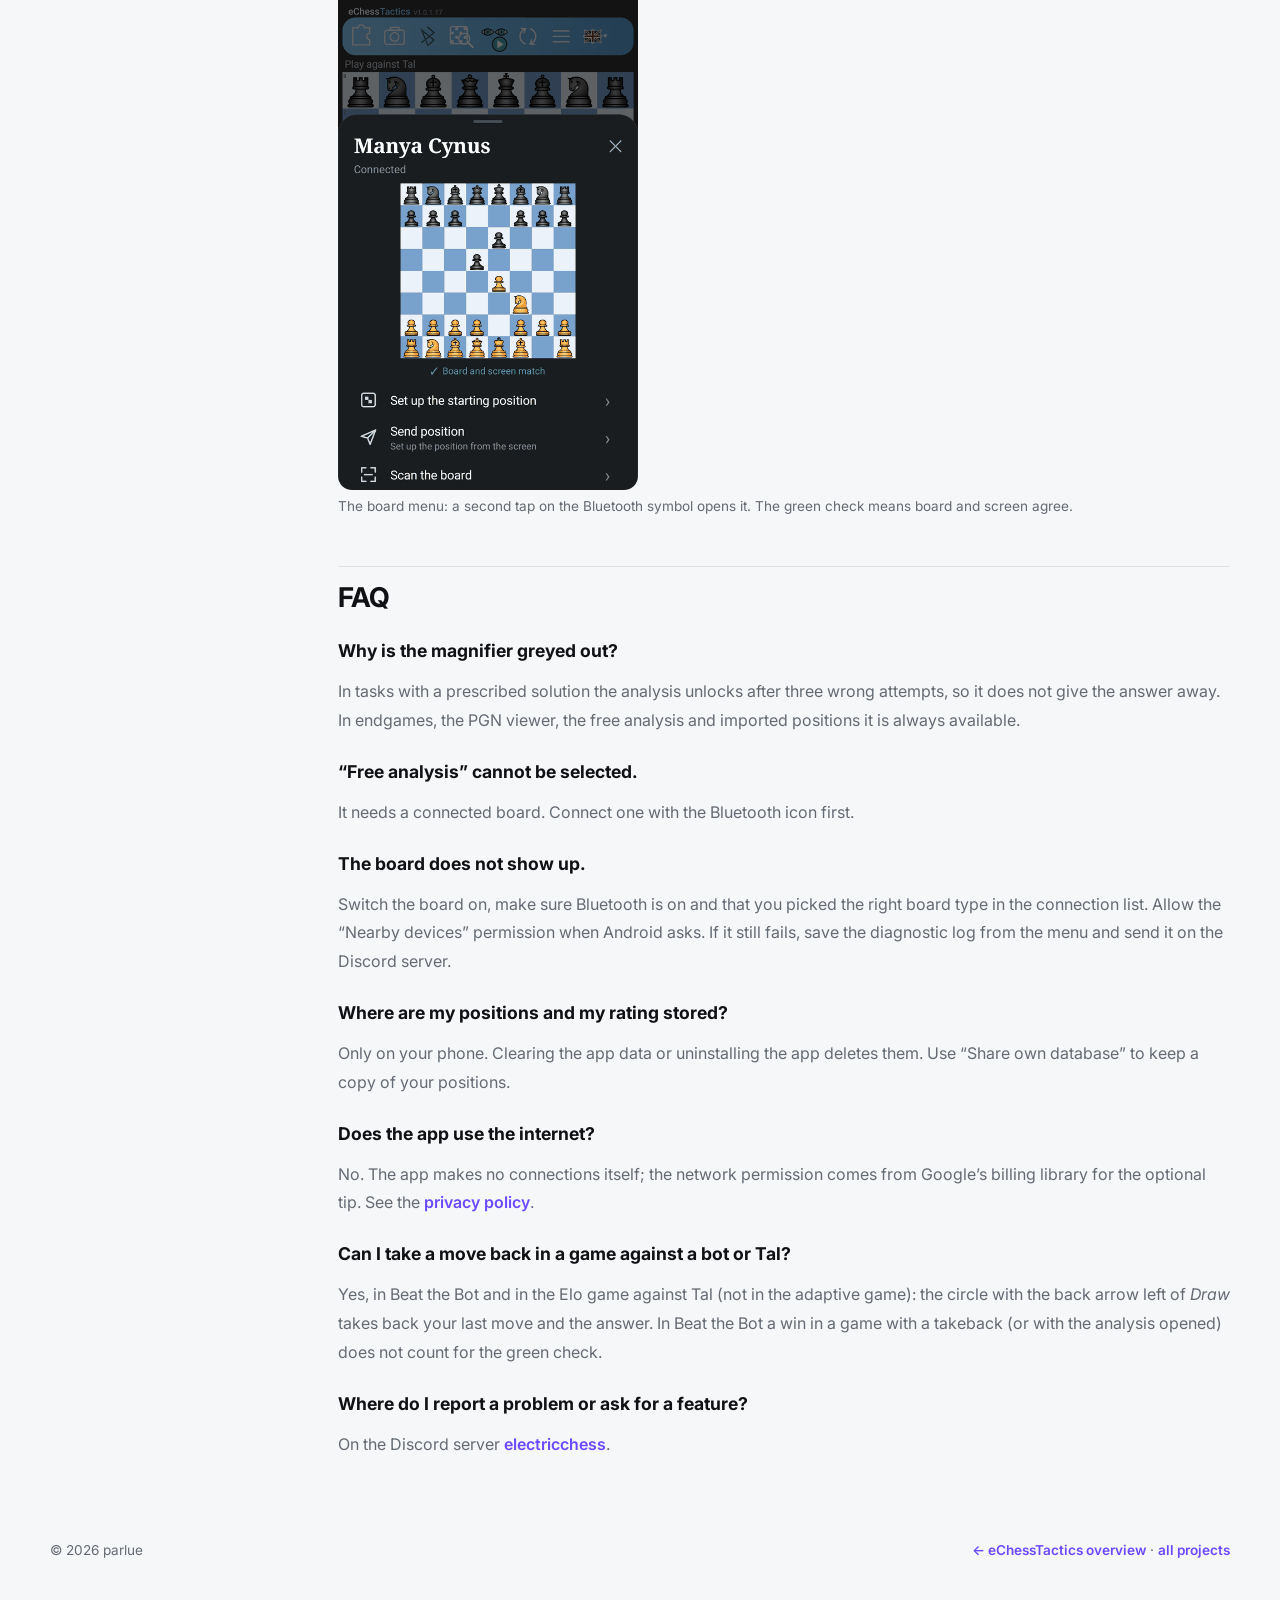
<file: echesstactics/docs.html>
<!doctype html>
<html lang="en">
<head>
  <meta charset="utf-8">
  <meta name="viewport" content="width=device-width, initial-scale=1">
  <meta name="description" content="eChessTactics documentation: puzzle modes, endgame school, play against Tal, analysis, free analysis, scanning, PGN viewer, e-board PGN download, supported boards and FAQ.">
  <title>eChessTactics – Documentation</title>
  <link rel="preconnect" href="https://fonts.googleapis.com">
  <link rel="preconnect" href="https://fonts.gstatic.com" crossorigin>
  <link href="https://fonts.googleapis.com/css2?family=Inter:wght@400;500;600;700;800&display=swap" rel="stylesheet">
  <link rel="stylesheet" href="../styles.css">
  <link rel="stylesheet" href="project.css">
</head>
<body>
  <header class="site-header">
    <a class="brand" href="../">parlue<span>.</span></a>
    <nav>
      <a href="./">Overview</a>
      <a href="docs.html">Documentation</a>
      <button id="themeToggle" class="icon-button" aria-label="Toggle dark mode">☾</button>
    </nav>
  </header>

  <main id="top">
    <div class="doc-layout">
      <nav class="doc-nav" aria-label="Documentation sections">
        <a href="#start">Getting started</a>
        <a href="#screen">The screen</a>
        <a href="#modes">Puzzle modes</a>
        <a href="#solving">Solving and rating</a>
        <a href="#school">Endgame school</a>
        <a href="#tal">Play against Tal</a>
        <a href="#analysis">Analysis</a>
        <a href="#free">Free analysis</a>
        <a href="#scan">Scan a position</a>
        <a href="#user">User positions</a>
        <a href="#pgn">PGN viewer</a>
        <a href="#download">E-board PGN download</a>
        <a href="#boards">Connecting a board</a>
        <a href="#pieces">Piece sets</a>
        <a href="#menu">The menu</a>
        <a href="#faq">FAQ</a>
      </nav>

      <article class="doc">
        <p class="eyebrow">Documentation</p>
        <h1>eChessTactics</h1>
        <p>This guide explains every part of the app. It follows the in-app help, with more detail. The app is available in English and German; the flag icon at the top right switches the language, and your choice is remembered.</p>

        <h2 id="start">Getting started</h2>
        <ol>
          <li>Open the app. A rating puzzle is waiting; the board is shown from the side of the player to move.</li>
          <li>Tap the <strong>puzzle-piece icon</strong> to choose what to train (see <a href="#modes">Puzzle modes</a>).</li>
          <li>Press <strong>Play</strong> and make the moves on the screen. Or connect an electronic board (<a href="#boards">Connecting a board</a>) and play on the real pieces: the LEDs show how to set up each position.</li>
          <li>Tap the <strong>magnifier</strong> to get a Stockfish analysis when the app allows it (<a href="#analysis">Analysis</a>).</li>
        </ol>
        <div class="doc-callout">Requirements: Android 9 or newer. The chess engine and the position recognition run on your phone; no internet connection and no account are needed.</div>

        <h2 id="screen">The screen</h2>
        <p>The top row is a blue toolbar with these icons, from the left:</p>
        <table class="doc-table">
          <tr><th>Icon</th><th>What it does</th></tr>
          <tr><td>Three lines</td><td>The menu (see <a href="#menu">The menu</a>), which now also holds <strong>Create FEN</strong>.</td></tr>
          <tr><td>Puzzle piece</td><td>Choose the puzzle mode.</td></tr>
          <tr><td>Camera</td><td>Scan a position from a photo or an image.</td></tr>
          <tr><td>Bluetooth</td><td>Connect a board. While a board is connected, tapping it again opens the board menu (small board with the differences to the screen, the functions of your board, end the connection). It is red while no board is connected and green when connected.</td></tr>
          <tr><td>Magnifier</td><td>Switch the analysis on or off. It is greyed out while it is not available.</td></tr>
          <tr><td>Eyes with a play button</td><td>Play a game against Tal (see <a href="#tal">Play against Tal</a>).</td></tr>
          <tr><td>Two arrows</td><td>Flip the board display.</td></tr>
          <tr><td>Flag</td><td>Switch between German and English.</td></tr>
        </table>
        <p>Below the toolbar is the <strong>navigation bar</strong>: <code>&lt;</code> previous, the task number (tap it, type a number and confirm to jump), <code>&gt;</code> next, and a <strong>Play</strong> key that moves on automatically. While it runs it becomes a stop square; a long press sets the seconds between steps. The next-key turns green once the task is solved. At the right end sits a red square that stops a running analysis. In the endgames there is also a restart key.</p>
        <p>Under the board: <strong>Play</strong> (solve on screen), the player-to-move pawn, flip, <strong>Send FEN</strong> (send the position to a connected board), and the <strong>hint</strong> and <strong>solution</strong> keys. Further down: your rating and the current mode.</p>

        <h2 id="modes">Puzzle modes</h2>
        <p>Across all modes you can solve more than <strong>730,000</strong> different puzzles and positions. The puzzle-piece icon lists the modes:</p>
        <ul>
          <li><strong>Beat the Bot</strong> (top of the list): play against 71 bots with a face and a name, ordered by strength (Beginners 700&ndash;900, Intermediate 1000&ndash;1400, Club players 1500&ndash;1700, Amateurs 1800&ndash;2000); the 71st, the little devil, plays at full strength. Each strength has five opponents with a different style: fearful, defensive, normal, eager to attack and aggressive. There are no hints and no move suggestions. You can take a move back (the circle with the back arrow left of Draw; on a board you play the bot’s move and put it back) and open the analysis, but a win in a game in which you used either does not count for the green check; the saved game carries a note. A green check shows that you have beaten a bot with White <em>and</em> with Black. The bots are the open-source engine <a href="https://github.com/parlue/carballo">Carballo</a> (GPLv3) with their own style settings.</li>
          <li><strong>Puzzle (Rating training):</strong> a random puzzle that matches your rating, from a database of more than 400,000 puzzles.</li>
          <li><strong>Mate training:</strong> 7,200 mate puzzles in a fixed order that gets harder. It starts with 200 mate-in-1 puzzles in ten levels from easy to hard, then continues with mate in 2, 3, 4 and 5. Your progress is saved.</li>
          <li><strong>Puzzle (Themes and rating):</strong> choose tactical themes and a rating range and build your own training. It does not change your rating.</li>
          <li><strong>Endgames Mix:</strong> nearly 1,000 verified endgame positions, mixed from easy to hard.</li>
          <li><strong>Endgames Themes:</strong> the same positions by theme; the pawn endgames come first.</li>
          <li><strong>Opening tactics:</strong> more than 320,000 positions that grow out of 19 individual openings.</li>
          <li><strong>Endgame school:</strong> checked teaching positions with exactly one winning move (see <a href="#school">Endgame school</a>).</li>
          <li><strong>User positions:</strong> your own saved positions (shown once you have saved one).</li>
          <li><strong>PGN Viewer:</strong> open and replay PGN games (see <a href="#pgn">PGN viewer</a>).</li>
        </ul>
        <p>In the endgames you play against the engine for a win or a draw, and hint and solution are always available.</p>

        <h2 id="solving">Solving and rating</h2>
        <p>In the rating training your rating changes with every puzzle: <strong>+15</strong> if you solve it on the first try, <strong>+5</strong> on the second, <strong>−5</strong> on the third and <strong>−15</strong> from the fourth try on. Using the hint costs 5 points and showing the solution 10 points.</p>
        <p>The <strong>hint</strong> and <strong>solution</strong> keys unlock after three wrong attempts. <strong>Reset rating</strong> in the menu sets your rating back to 500.</p>

        <h2 id="school">Endgame school</h2>
        <p>The endgame school has <strong>326 checked tasks in two lists</strong>, each from easy to hard: <strong>Endgame school</strong> (239 tasks, you win) and <strong>Endgame school &ndash; draw</strong> (87 tasks, you hold the draw). You play against Stockfish. In positions of up to five men the <strong>tablebase</strong> proves whether your move still wins or still holds the draw; a move that does not is taken back with a note. In bigger positions a task counts as solved after eight good moves in a row (win tasks) or twelve moves of holding the draw. A task only shows its theme. Hint and solution are always free. There are no pop-ups and no explanation texts, the school is made of exercises.</p>
        <p>Themes include opposition, zugzwang, the rule of the square, king routes, outside and protected passed pawns, queen, rook, bishop and knight against pawns, rook and pawn against rook, minor-piece and rook endings, opposite-coloured bishops, fortresses and queen endings. Your progress is remembered.</p>

        <h2 id="tal">Play against Tal</h2>
        <p>The <strong>eyes icon</strong> in the toolbar starts a real game against the <strong>Patricia</strong> engine, which plays very aggressively. You choose White or Black. With a connected board you set up the start position (the LEDs show what is missing) and Tal’s moves light up on the board; a Chessnut Move moves the pieces itself.</p>
        <p>Tal <strong>adapts to you</strong>. Before every move he calculates three to five candidates with scores and chooses like this:</p>
        <ul>
          <li>The first moves he plays normally (opening).</li>
          <li>If it is about even, he takes the move closest to equality.</li>
          <li>If you are clearly worse (from about 1.5 pawns), he <strong>helps</strong>: a weaker but sensible move that brings you closer again. Only if such a move is among his candidates, with no sacrifice (never queen or rook).</li>
          <li>If you are hopelessly worse (about 3 pawns) or a mate is near, he plays at full strength.</li>
          <li>If you are clearly better (about 2 pawns), he keeps you roughly there; you have to convert the advantage yourself.</li>
          <li>If his best line wins material in the next moves (a hanging piece, a combination), he plays it through before he helps again.</li>
        </ul>
        <p>The aim is to lead you into an endgame that you can win with technique.</p>
        <p><strong>Mood.</strong> A smiley slides along a colour strip below the board: right = you are ahead (green), middle = balanced (light blue), left = Tal is ahead (orange to dark red). Tal gets angry when you play well and smirks, up to devilish, when he leads. On boards with colour LEDs (iChessOne, Tabutronic Spectrum) the squares that light up have the same colour.</p>
        <p><strong>Abort</strong> ends the game at once and offers to save it. With the <strong>Draw</strong> button you offer a draw on your turn; Tal accepts when the position is roughly balanced and no mate is in sight. After 100 half-moves without a pawn move or capture the game is drawn by the 50-move rule. If a game ends by itself (mate, stalemate, insufficient material, threefold repetition, 50-move rule) a window offers <em>open in PGN analysis</em>, <em>share game</em>, <em>new game</em> or <em>close</em>. All finished games (Tal and bots) are appended to one file, <code>Downloads/echesstactics/games.pgn</code>.</p>
        <p><strong>Taking a move back (Elo game only).</strong> In the Elo game (a fixed level) the circle with the back arrow sits left of <em>Draw</em>: it takes back your last move and Tal’s answer, and you are to move again. On a board you first put Tal’s move back, the app notices it and does not calculate, and then the LEDs show which of your moves to put back. There is no takeback in the adaptive game. The saved PGN carries a note.</p>
        <p><strong>Analysing a Tal game.</strong> The switch <em>Patricia | Stockfish</em> in the heading line above the board chooses the engine of the analysis.</p>

        <h2 id="analysis">Analysis</h2>
        <p><strong>Engine switch.</strong> While the analysis is on, a small switch <em>Patricia | Stockfish</em> sits in the heading line above the board, on the right. Stockfish is the default; your choice is remembered.</p>
        <p>The magnifier starts a live Stockfish analysis under the board. You decide how many variations are shown with the <strong>− / +</strong> keys in front of the first line (1 to 5; the choice is remembered). Each line starts with its score in bold, always from the point of view of the <strong>side at the bottom of the board</strong>; <code>+0.7</code> means that side is slightly better, <code>#3</code> a mate in three. If a forced mate for the side to move exists, only that line is shown.</p>
        <p><strong>Arrows on the board</strong> show the first move of each variation:</p>
        <p><span class="legend" style="background:#146928"></span>dark green: the best move &nbsp; <span class="legend" style="background:#79c879"></span>light green: other candidates &nbsp; <span class="legend" style="background:#d72d2d"></span>red: a losing move (it gets mated or is about two pawns worse).</p>
        <h3>When is the analysis available?</h3>
        <ul>
          <li>In tasks with a prescribed solution (rating training, mate training, themes, openings) only <strong>after three wrong attempts</strong>, and it closes again with every new task. Think of it as a special hint.</li>
          <li><strong>Always</strong> in the endgames, in the PGN viewer, in the free analysis and for every imported position (FEN or photo).</li>
          <li>In <strong>Beat the Bot</strong> it can be opened as well, but a win in a game where you used it does not count for the green check.</li>
        </ul>

        <h2 id="free">Free analysis</h2>
        <p>Open the menu and choose <strong>Free analysis</strong>. The entry is greyed out while no board is connected. It ends the current training; the screen then always shows the position on your board.</p>
        <ul>
          <li>Place, remove and move pieces as you like. About 1.5 seconds after the last change a new analysis starts.</li>
          <li><strong>Who is to move?</strong> The colour of the piece you placed <em>last</em> decides: placed a white piece last, Black is to move, and vice versa. Only placing counts, lifting does not. The initial position always means White to move.</li>
          <li>If a king is missing or the position is impossible, the analysis pauses and shows a hint. A position that is checkmate or stalemate is reported as such.</li>
          <li><strong>Castling:</strong> a tick box appears only while the king and rook are still on their home squares. The default is no castling; you do not have to tap anything.</li>
          <li>On boards with colour LEDs the candidate moves light up too (<a href="#boards">see below</a>).</li>
          <li><strong>Close</strong> ends the free analysis and returns to your training.</li>
        </ul>

        <h2 id="scan">Scan a position</h2>
        <ol>
          <li>Tap the camera icon and take a photo of a diagram, or pick an image from your files.</li>
          <li>The position is recognised on your phone. Tap any wrongly recognised piece to correct it.</li>
          <li>Set whose move it is and the castling rights with the tick boxes.</li>
          <li>Tap <strong>Release image</strong> (no more corrections afterwards). The engine works out the solution in about five seconds; a progress window shows that it is working. If a board is connected it shows the target position with its LEDs, otherwise press Play and solve on the screen.</li>
        </ol>
        <p>The buttons under the board: <strong>Share</strong> sends the position as FEN text, <strong>Save</strong> stores it in your collection of <a href="#user">user positions</a>.</p>

        <h2 id="user">User positions</h2>
        <p>Positions you save after scanning are kept in a file on your phone. A position that is already saved is not stored twice. As soon as one is saved, <strong>User positions</strong> appears in the puzzle menu. It opens in the same screen as the endgames: you play against the engine, hint and solution are always available and the analysis can be used. The positions come in the order you saved them.</p>
        <p>The menu entry <strong>Share own database</strong> sends the whole file through Android’s share sheet (mail, messages, cloud). It is greyed out while nothing is saved.</p>

        <h2 id="pgn">PGN viewer</h2>
        <p>Choose <strong>PGN Viewer</strong> in the puzzle menu. The first time you pick a PGN file (for example from the Download folder). After that the last used file opens automatically; if it is gone, the file dialog appears again. The first game opens at once.</p>
        <ul>
          <li>The navigation bar has: previous, the move count in the middle, next, play/stop, a <strong>list</strong> key to choose another game and a <strong>folder</strong> key that asks whether to choose a file or to paste a PGN from the clipboard. eChessTactics also appears under &ldquo;Open with&rdquo; for .pgn files (file manager, mail, messenger): the file then opens straight in the PGN viewer. Games are named after their tags (White – Black, or the event); unnamed games are called “Game 1”, “Game 2”, and so on.</li>
          <li>The notation under the board is tappable. The last move is highlighted on the board.</li>
          <li><strong>Comments</strong> appear as a card below the board, above the notation, and disappear with the next move. Where a position has <strong>variations</strong>, the card lets you pick one; the main line is the default. To see a different one, step back and arrive at that position again. The author’s own arrows in the file are ignored.</li>
          <li><strong>Play</strong> plays one move every n seconds on the screen (long press sets n).</li>
          <li>The <strong>share</strong> icon next to the folder sends something on (mail, messages, cloud). If the open file holds several games, the app asks &ldquo;What should be shared?&rdquo; with <em>Only this game</em> (the shown game with comments and variations) and <em>Whole file</em> (with the number of games). A file with only one game is shared at once. A game you have just played and opened with <em>Open in PGN analysis</em> is shared directly as that game. For a newly entered game that is not saved yet, the icon shares the current state.</li>
          <li>The analysis shows one variation by default, does not start by itself (switch it on with the magnifier) and works on the position that really stands on a connected board.</li>
        </ul>
        <h3>With a board</h3>
        <ul>
          <li><strong>The board navigates:</strong> play the shown move (or the move of a variation) on the board and the game goes forward; take the move back and it goes back. Pop-ups close when you move on.</li>
          <li>When the pieces differ from the shown position, the LEDs show the differing squares so you can set it up.</li>
          <li><strong>Colour-LED boards (Tabutronic Spectrum, iChessOne)</strong> show the game’s next move in <span class="legend" style="background:#3b7bd8"></span>blue and the engine’s best move in <span class="legend" style="background:#2fb457"></span>green. If both are the same, it stays blue. Where the game branches, the moves of the side variations light up <span class="legend" style="background:#e0b020"></span>yellow, so you can decide at the board without looking at the display. All other boards show only the game’s next move.</li>
          <li>A <strong>Chessnut Move</strong> is navigated with the keys in the app; its robot moves the pieces.</li>
        </ul>


        <h3>Trainer</h3>
        <p>The icon with the head and the gear (right of the share icon) turns the chosen game into an exercise: you have to find the move of the game. A game is one concrete opening variation; its tree of sub-variations is the basis. You choose:</p>
        <ul>
          <li><strong>You play:</strong> White or Black.</li>
          <li><strong>Exercises from</strong> (only for games with variations): <em>All variations</em> – at every point every move of the tree is right, and the opponent answers with a random branch, so you can end up in another branch. Or <em>My way through the tree</em> – the app asks at every fork which variation you follow (only the one move it starts with is offered, the line then runs on by itself to the next fork). Only that way counts, and the opponent plays exactly it. <em>Back</em> takes the last choice back, <em>End here</em> ends the way at that point.</li>
          <li><strong>Run:</strong> <em>From start to end</em>, or <em>Random positions</em>: a random position from the game, you play the next two moves, then the next position comes.</li>
        </ul>
        <p>A right move is answered by the opponent. A wrong move goes back: on the screen the position stays, on a board the LEDs show what to put back. The <strong>question mark</strong> shows the right move for three seconds. In the trainer, comments, analysis and the coloured move squares of colour-LED boards are off because they would give the answer away. With the arrows you walk through the exercises and can repeat them. With random positions the app waits <strong>5 seconds</strong> after a solved exercise before the next one: the ring around the red square counts down, a tap on it switches the waiting off (you then continue with &gt;), and a long press sets the seconds. At the end of a line a <strong>green check</strong> appears. The <strong>restart icon</strong> returns to the choice menu, and the green trainer icon ends the trainer.</p>

        <h2 id="download">E-board PGN download</h2>
        <p>The menu entry <strong>E-Board PGN Download</strong> fetches the games saved on your board and opens them in the PGN viewer. You choose the board:</p>
        <ul>
          <li><strong>Chessnut</strong> – by Bluetooth; connect the board first.</li>
          <li><strong>Supreme T2</strong> – by USB cable with the board in PGN mode.</li>
          <li><strong>eChessGW</strong> – the app offers a Bluetooth connection for the eChessGateway; afterwards you decide whether the games stay on the gateway or are deleted.</li>
        </ul>
        <p>The files are saved in the folder <code>Downloads/eChessboards</code>.</p>

        <h2 id="boards">Connecting a board</h2>
        <p>Tap the Bluetooth icon, choose your board type and connect. Supported, in this order:</p>
        <table class="doc-table">
          <tr><th>Board</th><th>Notes</th></tr>
          <tr><td>Millennium T2 / ChessLink</td><td>Sensor board with LEDs.</td></tr>
          <tr><td>Millennium eONE</td><td>Reports only which squares are occupied; the app knows the pieces from the task. Confirmed on a real board.</td></tr>
          <tr><td>Chessnut</td><td>Sensor board with LEDs. Chessnut Move is also supported.</td></tr>
          <tr><td>Certabo</td><td>Via Bluetooth or by USB cable (with a USB-OTG adapter on the phone; Android asks once for the USB permission). The USB entry is still labelled Beta in the list. Tested on a real board. Both ask which board you have: Certabo / Tabutronic Cerno, Tabutronic Spectrum or Tabutronic Sentio (occupancy only, no piece teaching; beta).</td></tr>
          <tr><td>iChessOne</td><td>Two LEDs per square with colours: the app uses them in the free analysis and the PGN viewer.</td></tr>
          <tr><td>Tabutronic Spectrum</td><td>Colour LEDs at the square corners. Chosen in the follow-up question of the Certabo entries; the LED colour of the set-up help is chosen in the menu, the free analysis and the PGN viewer use green, blue and red. Tested on a real board, with Bluetooth and with USB.</td></tr>
          <tr><td>Tabutronic Bauerino (beta)</td><td>Certabo console without piece recognition. Set the board to eBoard; the menu entry asks for protocol v1 or v2, the side at the bottom is chosen in the menu. Not yet tested on a real board.</td></tr>
          <tr><td>Manya Cynus</td><td>Chess robot; the app sends the position to set up.</td></tr>
        </table>
        <p>On sensor boards the LEDs show which squares still differ from the target position; once it is reached you solve the task directly on the board. Wrong moves are reported and the pieces have to be put back.</p>
        <div class="doc-callout">eChessTactics is an independent app and is not affiliated with the makers of these boards.</div>
        <p>Colour LEDs, iChessOne, free analysis: <span class="legend" style="background:#2fb457"></span>green = best move, <span class="legend" style="background:#3b7bd8"></span>blue = other good moves, <span class="legend" style="background:#d72d2d"></span>red = a very bad move. Several moves light up at the same time.</p>

        <h2 id="pieces">Piece sets</h2>
        <p>Hold the white or black <strong>pawn</strong> in the row below the board (next to <em>Stop</em> and <em>Send FEN</em>) for about 1.5 seconds. A window offers four sets: <strong>Standard</strong>, <strong>Merida</strong>, <strong>MPChess</strong> and <strong>Bryan’s Italian</strong>. A tap on a set switches it on at once; it stays active and is used at every start, on all boards of the app. Merida (Armando Hernandez Marroquin) and MPChess (Maxime Chupin) are free piece sets under the GPL; Bryan’s Italian is a gift from Bryan Withby to this app.</p>

        <h2 id="menu">The menu</h2>
        <p>All windows of the app (menu, lists, confirmations) are dark sheets in the colours of the board and sit at the top of the screen. Only in the middle of a running game (Tal, bot) and in the running trainer they sit at the bottom so that the board stays visible. The <strong>&lsaquo;</strong> at the top left takes you one step back in every sub-menu.</p>
        <ul>
          <li><strong>Free analysis</strong> – only with a connected board.</li>
          <li><strong>Help</strong> – the short in-app guide.</li>
          <li><strong>Reset status</strong> – rating (back to 500), mate puzzles (the mate training starts again at puzzle 1) and bot progress (deletes all wins and green checks of Beat the Bot). Every reset asks first.</li>
          <li><strong>FEN tools</strong> – create a position from a FEN, show the FEN of the position, share it.</li>
          <li><strong>E-board PGN download</strong> – fetch the games stored on a Chessnut, Supreme T2 or eChessGW (see <a href="#download">E-board PGN download</a>).</li>
          <li><strong>Board menu</strong> (the Bluetooth symbol, while a board is connected) – a small board shows what your board reports, a red frame marks a piece that is only on the board and a yellow frame with a faint piece a piece that is missing on the board (compared with the screen), and a green check means that board and screen agree. Below are the functions of your board – set up the starting position and send the position (Chessnut Move, Manya Cynus), scan the board and "Black plays from below" (Manya Cynus), the player side (Chessnut Move), PGN download (Chessnut), the LED colour (Spectrum, iChessOne), "White at the bottom" (Bauerino) – and "End connection". The Bauerino protocol (v1 or v2) is chosen when you select the board, before it connects.</li>
          <li><strong>Share own database</strong> and <strong>Share diagnostic log</strong> – for troubleshooting; the file goes through the Android share sheet and nothing is sent automatically.</li>
          <li><strong>Support (Discord)</strong> – opens the electricchess Discord server for questions, bugs and wishes.</li>
          <li><strong>Buy me a tea</strong> – an optional tip (5, 10, 20 or 50 euros) through Google Play. Nothing is unlocked by a tip.</li>
          <li><strong>Privacy policy</strong> (at the very bottom) – opens the <a href="../echesstactics-privacy/">privacy policy</a>.</li>
        </ul>
        <figure style="margin:20px 0"><img src="../assets/echesstactics/board-menu.png" alt="Board menu of a connected board: mini board with a green check, the functions of the board and End the connection" loading="lazy" style="max-width:300px;border-radius:14px"><figcaption style="color:var(--muted);font-size:.85rem;margin-top:8px">The board menu: a second tap on the Bluetooth symbol opens it. The green check means board and screen agree.</figcaption></figure>

        <h2 id="faq">FAQ</h2>
        <h3>Why is the magnifier greyed out?</h3>
        <p>In tasks with a prescribed solution the analysis unlocks after three wrong attempts, so it does not give the answer away. In endgames, the PGN viewer, the free analysis and imported positions it is always available.</p>
        <h3>“Free analysis” cannot be selected.</h3>
        <p>It needs a connected board. Connect one with the Bluetooth icon first.</p>
        <h3>The board does not show up.</h3>
        <p>Switch the board on, make sure Bluetooth is on and that you picked the right board type in the connection list. Allow the “Nearby devices” permission when Android asks. If it still fails, save the diagnostic log from the menu and send it on the Discord server.</p>
        <h3>Where are my positions and my rating stored?</h3>
        <p>Only on your phone. Clearing the app data or uninstalling the app deletes them. Use “Share own database” to keep a copy of your positions.</p>
        <h3>Does the app use the internet?</h3>
        <p>No. The app makes no connections itself; the network permission comes from Google’s billing library for the optional tip. See the <a href="../echesstactics-privacy/">privacy policy</a>.</p>
        <h3>Can I take a move back in a game against a bot or Tal?</h3>
        <p>Yes, in Beat the Bot and in the Elo game against Tal (not in the adaptive game): the circle with the back arrow left of <em>Draw</em> takes back your last move and the answer. In Beat the Bot a win in a game with a takeback (or with the analysis opened) does not count for the green check.</p>
        <h3>Where do I report a problem or ask for a feature?</h3>
        <p>On the Discord server <a href="https://discord.gg/AdZukFtBf" target="_blank" rel="noreferrer">electricchess</a>.</p>
      </article>
    </div>
  </main>

  <footer>
    <span>© <span id="year"></span> parlue</span>
    <span><a href="./">← eChessTactics overview</a> · <a href="../">all projects</a></span>
  </footer>

  <script src="../script.js"></script>
</body>
</html>
</file>
<file: styles.css>
:root {
  --bg: #f6f7f9;
  --surface: rgba(255,255,255,.78);
  --surface-solid: #ffffff;
  --text: #101114;
  --muted: #656b73;
  --line: #dfe3e8;
  --accent: #6d4aff;
  --accent-2: #9d86ff;
  --shadow: 0 20px 60px rgba(23, 27, 38, .10);
}

[data-theme="dark"] {
  --bg: #0d0f13;
  --surface: rgba(21,24,31,.8);
  --surface-solid: #15181f;
  --text: #f2f4f7;
  --muted: #a0a7b2;
  --line: #282d36;
  --accent: #9a84ff;
  --accent-2: #c0b1ff;
  --shadow: 0 20px 60px rgba(0,0,0,.28);
}

* { box-sizing: border-box; }
html { scroll-behavior: smooth; }
body {
  margin: 0;
  font-family: Inter, system-ui, sans-serif;
  background:
    radial-gradient(circle at 20% 0%, rgba(109,74,255,.12), transparent 32rem),
    var(--bg);
  color: var(--text);
  transition: background .25s ease, color .25s ease;
}
a { color: inherit; text-decoration: none; }
img, video { max-width: 100%; display: block; }

.site-header {
  width: min(1180px, calc(100% - 32px));
  margin: 18px auto 0;
  padding: 14px 18px;
  display: flex;
  align-items: center;
  justify-content: space-between;
  position: sticky;
  top: 14px;
  z-index: 10;
  border: 1px solid var(--line);
  border-radius: 18px;
  backdrop-filter: blur(18px);
  background: var(--surface);
}
.brand { font-weight: 800; letter-spacing: -.04em; }
.brand span { color: var(--accent); }
nav { display: flex; gap: 18px; align-items: center; }
nav a { color: var(--muted); font-size: .92rem; }
nav a:hover { color: var(--text); }

.icon-button {
  width: 38px; height: 38px;
  border-radius: 50%;
  border: 1px solid var(--line);
  background: var(--surface-solid);
  color: var(--text);
  cursor: pointer;
}

main, footer { width: min(1180px, calc(100% - 32px)); margin-inline: auto; }
.hero {
  min-height: 76vh;
  display: grid;
  grid-template-columns: 1.1fr .9fr;
  gap: 60px;
  align-items: center;
  padding: 80px 0 60px;
}
.eyebrow {
  text-transform: uppercase;
  letter-spacing: .16em;
  font-size: .76rem;
  color: var(--accent);
  font-weight: 800;
}
h1 {
  margin: 10px 0 20px;
  font-size: clamp(3.4rem, 8vw, 7.5rem);
  line-height: .88;
  letter-spacing: -.07em;
}
h1 span { color: var(--muted); }
.lead {
  max-width: 650px;
  color: var(--muted);
  font-size: clamp(1.05rem, 2vw, 1.25rem);
  line-height: 1.7;
}
.hero-actions, .project-links { display: flex; gap: 12px; flex-wrap: wrap; }
.button {
  display: inline-flex;
  padding: 13px 18px;
  border-radius: 12px;
  font-weight: 700;
  border: 1px solid var(--line);
}
.primary { background: var(--text); color: var(--bg); border-color: var(--text); }
.secondary { background: var(--surface-solid); }

.hero-card {
  overflow: hidden;
  border: 1px solid var(--line);
  background: var(--surface-solid);
  border-radius: 24px;
  box-shadow: var(--shadow);
}
.terminal-bar { display: flex; gap: 7px; padding: 16px; border-bottom: 1px solid var(--line); }
.terminal-bar span { width: 10px; height: 10px; border-radius: 50%; background: var(--line); }
pre { margin: 0; padding: 28px; overflow: auto; min-height: 280px; }
code { color: var(--muted); line-height: 1.8; }

.section { padding: 90px 0; border-top: 1px solid var(--line); }
.section-heading {
  display: flex; justify-content: space-between; align-items: end; gap: 32px;
  margin-bottom: 34px;
}
h2 { margin: 6px 0 0; font-size: clamp(2rem, 5vw, 4rem); letter-spacing: -.05em; }
.section-heading > p { color: var(--muted); max-width: 430px; }

.project-grid { display: grid; grid-template-columns: repeat(2, 1fr); gap: 22px; }
.project-card {
  border: 1px solid var(--line);
  background: var(--surface-solid);
  border-radius: 22px;
  overflow: hidden;
  box-shadow: var(--shadow);
  transition: transform .22s ease;
}
.project-card:hover { transform: translateY(-4px); }
.project-card.featured { grid-column: span 2; display: grid; grid-template-columns: 1.25fr .75fr; }
.media { position: relative; background: #eceef2; min-height: 280px; }
.media img, .media video { width: 100%; height: 100%; object-fit: cover; }
.project-card.featured .media { background: #15191f; display: flex; align-items: center; }
.project-card.featured .media img { min-width: 0; max-width: 100%; height: auto; max-height: 100%; object-fit: contain; }
.project-card.featured { min-width: 0; }
.project-card.featured .media { min-width: 0; }
.badge {
  position: absolute; left: 16px; top: 16px;
  background: rgba(16,17,20,.86); color: white;
  padding: 7px 10px; border-radius: 999px; font-size: .75rem; font-weight: 700;
}
.project-content { padding: 24px; }
.project-topline { display: flex; justify-content: space-between; gap: 12px; align-items: baseline; }
.project-topline h3 { font-size: 1.5rem; margin: 0; }
.project-topline span { color: var(--muted); font-size: .8rem; }
.project-content p { color: var(--muted); line-height: 1.7; }
.tags { display: flex; gap: 8px; flex-wrap: wrap; margin: 18px 0 22px; }
.tags span {
  padding: 6px 9px;
  border-radius: 999px;
  border: 1px solid var(--line);
  color: var(--muted);
  font-size: .78rem;
}
.project-links a { font-weight: 700; font-size: .9rem; }
.project-links a:hover { color: var(--accent); }

.about { display: grid; grid-template-columns: .8fr 1.2fr; gap: 80px; }
.about-copy { color: var(--muted); font-size: 1.1rem; line-height: 1.8; max-width: 700px; }
.tea-button {
  display: inline-flex;
  margin-top: 12px;
  padding: 14px 18px;
  border-radius: 12px;
  color: white;
  font-weight: 800;
  background: linear-gradient(135deg, var(--accent), var(--accent-2));
}

footer {
  display: flex; justify-content: space-between; gap: 20px;
  padding: 28px 0 50px;
  color: var(--muted);
  font-size: .85rem;
}

@media (max-width: 820px) {
  nav a { display: none; }
  .hero { grid-template-columns: 1fr; min-height: auto; padding-top: 70px; }
  .project-grid { grid-template-columns: 1fr; }
  .project-card.featured { grid-column: auto; grid-template-columns: 1fr; }
  .project-card.featured .media { min-height: 0; }
  .section-heading, .about { display: block; }
  .section-heading > p { margin-top: 18px; }
  .about-copy { margin-top: 26px; }
}
</file>
<file: echesstactics/project.css>
/* eChessTactics project pages (landing + documentation). Uses the site variables from ../styles.css. */
.pp-hero {
  display: grid; grid-template-columns: 1.05fr .95fr; gap: 56px; align-items: center;
  padding: 70px 0 56px;
}
.pp-title { font-size: clamp(2.8rem, 7vw, 5.6rem); line-height: .95; }
.pp-blue { color: #5aa9e6; }
.pp-hero-media img { border-radius: 22px; border: 1px solid var(--line); box-shadow: var(--shadow); }
.pp-note { color: var(--muted); font-size: .92rem; line-height: 1.7; max-width: 640px; margin-top: 22px; }
.pp-grid { display: grid; grid-template-columns: repeat(3, 1fr); gap: 18px; }
.pp-card {
  border: 1px solid var(--line); background: var(--surface-solid);
  border-radius: 20px; padding: 22px; box-shadow: var(--shadow);
}
.pp-card h3 { margin: 0 0 8px; font-size: 1.15rem; }
.pp-card p { margin: 0; color: var(--muted); line-height: 1.7; font-size: .95rem; }
.pp-shots {
  display: flex; gap: 18px; overflow-x: auto; padding: 6px 4px 18px; scroll-snap-type: x mandatory;
}
.pp-shots figure { margin: 0; flex: 0 0 auto; width: 232px; scroll-snap-align: start; }
.pp-shots img { width: 100%; border-radius: 18px; border: 1px solid var(--line); box-shadow: var(--shadow); }
.pp-shots figcaption { color: var(--muted); font-size: .85rem; margin-top: 10px; text-align: center; }
.pp-tags { margin: 6px 0 14px; }
.pp-tags span { font-size: .95rem; padding: 9px 14px; }
.pp-list { color: var(--muted); line-height: 1.9; font-size: 1.02rem; padding-left: 1.2rem; max-width: 760px; }
.pp-list a, .pp-note a, footer a { color: var(--accent); font-weight: 600; }

/* documentation */
.doc-layout { display: grid; grid-template-columns: 240px 1fr; gap: 48px; padding: 56px 0 40px; align-items: start; }
.doc-nav { position: sticky; top: 96px; display: flex; flex-direction: column; gap: 4px; font-size: .92rem; }
.doc-nav a { color: var(--muted); padding: 7px 10px; border-radius: 10px; }
.doc-nav a:hover { color: var(--text); background: var(--surface-solid); }
.doc h1 { font-size: clamp(2.2rem, 5vw, 3.6rem); line-height: 1; letter-spacing: -.05em; margin: 6px 0 14px; }
.doc h2 { font-size: 1.7rem; letter-spacing: -.03em; margin: 52px 0 10px; padding-top: 14px; border-top: 1px solid var(--line); }
.doc h3 { font-size: 1.1rem; margin: 26px 0 6px; }
.doc p, .doc li { color: var(--muted); line-height: 1.8; }
.doc li { margin: 4px 0; }
.doc strong { color: var(--text); }
.doc code { background: var(--surface-solid); border: 1px solid var(--line); border-radius: 6px; padding: 1px 6px; color: var(--text); }
.doc a { color: var(--accent); font-weight: 600; }
.doc-callout {
  border: 1px solid var(--line); background: var(--surface-solid); border-radius: 16px;
  padding: 14px 18px; margin: 16px 0; color: var(--muted); line-height: 1.7;
}
.doc-table { width: 100%; border-collapse: collapse; margin: 14px 0; font-size: .95rem; }
.doc-table th, .doc-table td { text-align: left; padding: 10px 12px; border-bottom: 1px solid var(--line); vertical-align: top; color: var(--muted); }
.doc-table th { color: var(--text); }
.legend { display: inline-block; width: 14px; height: 14px; border-radius: 4px; vertical-align: -2px; margin-right: 6px; }

@media (max-width: 900px) {
  .pp-hero { grid-template-columns: 1fr; padding-top: 50px; }
  .pp-grid { grid-template-columns: 1fr 1fr; }
  .doc-layout { grid-template-columns: 1fr; gap: 10px; }
  .doc-nav { position: static; flex-direction: row; flex-wrap: wrap; gap: 6px; }
}
@media (max-width: 600px) {
  .pp-grid { grid-template-columns: 1fr; }
}

/* video list: cards with a thumbnail, title and date; a click opens the video on YouTube */
.pp-videos { display: grid; grid-template-columns: repeat(auto-fill, minmax(260px, 1fr)); gap: 22px; }
.pp-video-card { display: flex; flex-direction: column; gap: 8px; text-decoration: none; color: inherit; border: 1px solid var(--line); background: var(--surface-solid); border-radius: 18px; padding: 12px 12px 16px; box-shadow: var(--shadow); transition: transform .15s ease; }
.pp-video-card:hover, .pp-video-card:focus-visible { transform: translateY(-3px); }
.pp-video-thumb { position: relative; display: block; aspect-ratio: 16 / 9; border-radius: 12px; overflow: hidden; background: #12161c; }
.pp-video-thumb img { width: 100%; height: 100%; object-fit: cover; display: block; }
.pp-video-playicon { position: absolute; right: 10px; bottom: 10px; width: 38px; height: 38px; border-radius: 50%; background: rgba(90, 169, 230, .95); color: #fff; display: grid; place-items: center; font-size: .95rem; padding-left: 3px; }
.pp-video-title { font-weight: 700; line-height: 1.3; padding: 4px 4px 0; }
.pp-video-desc { color: var(--muted); font-size: .88rem; line-height: 1.5; padding: 0 4px; }
.pp-video-date { color: var(--muted); font-size: .8rem; padding: 0 4px; }

/* BeatVirgin page */
.pp-red { color: #e22828; }
.pp-wide { width: 100%; max-width: 980px; border-radius: 18px; border: 1px solid var(--line); box-shadow: var(--shadow); display: block; }
.pp-code { background: var(--surface-solid); border: 1px solid var(--line); border-radius: 14px; padding: 16px 18px; overflow-x: auto; font-size: .9rem; line-height: 1.7; max-width: 760px; }
.pp-note code { background: var(--surface-solid); border: 1px solid var(--line); border-radius: 6px; padding: 1px 6px; }
</file>
